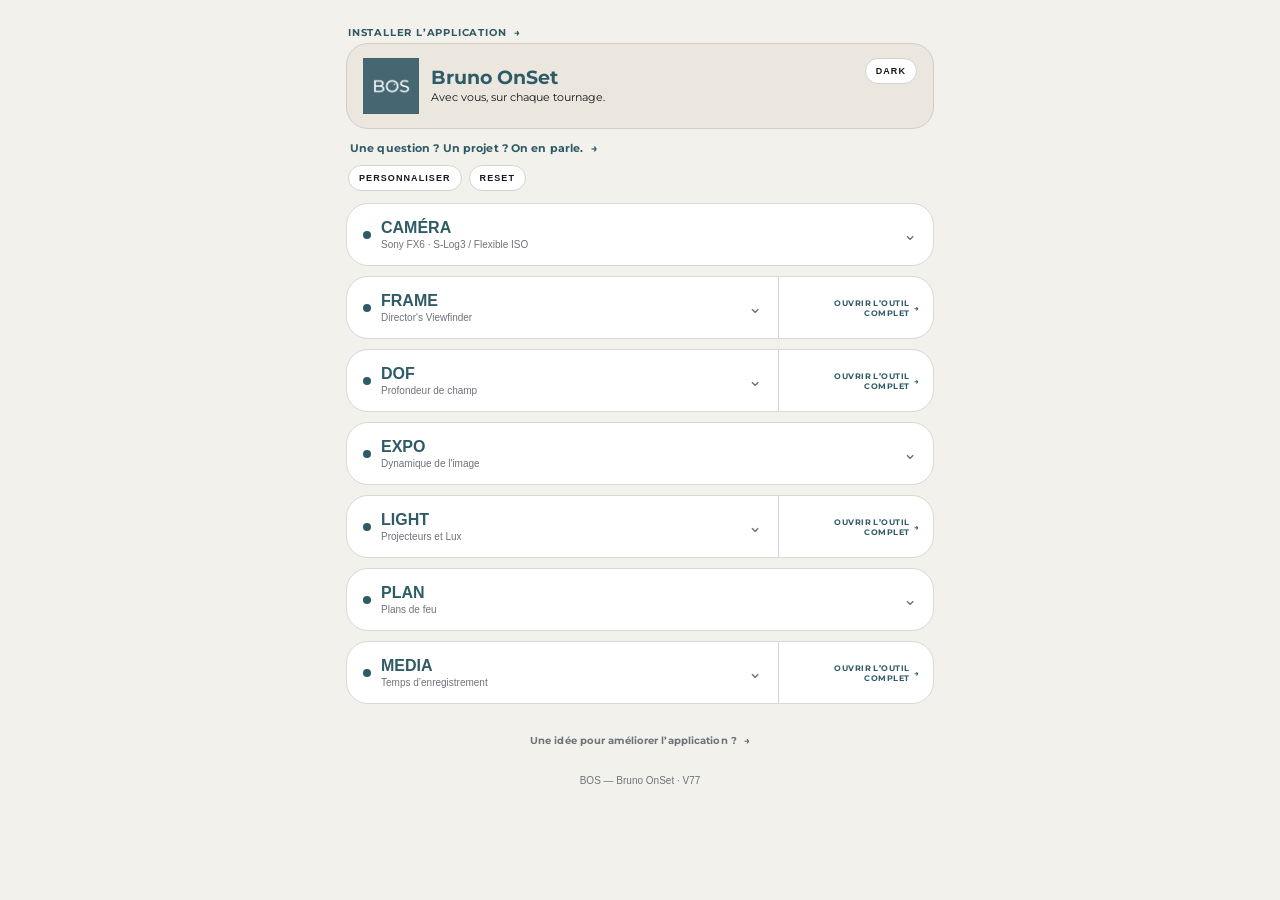
<file: index.html>
<!doctype html>
<html lang="fr">
<head>
  <meta charset="utf-8" />
  <meta name="viewport" content="width=device-width,initial-scale=1,viewport-fit=cover" />
  <meta name="theme-color" content="#ffffff" />
  <meta name="apple-mobile-web-app-capable" content="yes" />
  <meta name="apple-mobile-web-app-status-bar-style" content="default" />
  <title>BOS — Bruno OnSet</title>
  <link rel="manifest" href="manifest.webmanifest?v=77" />
  <link rel="icon" href="icons/icon-192.png" />
  <link rel="apple-touch-icon" href="icons/icon-192.png" />
  <link rel="preconnect" href="https://fonts.googleapis.com">
  <link rel="preconnect" href="https://fonts.gstatic.com" crossorigin>
  <link href="https://fonts.googleapis.com/css2?family=Montserrat:wght@400;700&display=swap" rel="stylesheet">
  <link rel="stylesheet" href="style.css?v=77" />
</head>
<body>
  <main class="shell">
    

    

    <section class="install-app-row" id="installAppRow" hidden aria-label="Installer Bruno OnSet">
      <button class="install-app-btn" id="installAppBtn" type="button">
        INSTALLER L’APPLICATION <span aria-hidden="true">→</span>
      </button>
    </section>

    <header class="topbar cardlike">
      <div class="top-inner bos-top-inner">
        <div class="top-title bos-top-title">
          <div class="bos-brand-lockup" aria-label="Bruno OnSet">
            <img class="bos-header-logo" src="assets/logo-bos-header.jpg" alt="Logo Bruno OnSet">
            <div class="bos-brand-text">
              <span class="bos-header-name">Bruno OnSet</span>
              <span class="bos-header-tagline">Avec vous, sur chaque tournage.</span>
            </div>
          </div>
        </div>
        <div class="top-actions bos-top-actions">
          <button class="mode-btn" id="themeBtn" aria-label="Changer de thème" title="Thème">DARK</button>
          
        </div>
      </div>
    </header>




    <section class="project-contact project-contact-top" aria-label="Contact professionnel">
      <button class="project-contact-btn" id="projectContactBtn" type="button">
        Une question ? Un projet ? On en parle. <span aria-hidden="true">→</span>
      </button>
    </section><div class="utility-row bos-utility-row">
      <button class="utility-link" id="customizeBtn" type="button">PERSONNALISER</button>
      <button class="utility-link" id="quickResetBtn" type="button">RESET</button>
    </div>
    <section class="context cardlike" id="cameraCard">
      <button class="module-head context-head" id="cameraToggle" type="button">
        <span class="module-title"><i class="module-dot"></i><span><strong>CAMÉRA</strong><small id="cameraSummary">—</small></span></span>
        <span class="chev">⌄</span>
      </button>
      <div class="context-body">
        <div class="camera-choice">
          <span class="field-label">Marque</span>
          <div class="brand-chips" id="cameraBrandMode" aria-label="Choisir la marque"></div>

          <span class="field-label camera-model-label">Caméra</span>
          <div class="camera-select-wrap">
            <select class="camera-select" id="cameraSelect" aria-label="Choisir la caméra"></select>
          </div>
        </div>

        <div class="camera-gamma-block">
          <span class="field-label">Gamma</span>
          <div class="gamma-chips" id="gammaMode" aria-label="Choisir la courbe gamma"></div>
          <div class="gamma-info" id="gammaInfo">—</div>
        </div>
      </div>
    </section>

    <section id="modules" class="modules" aria-live="polite"></section>
    <div class="feedback-contact">
      <a class="feedback-contact-link" href="mailto:brunoguillardcontact@gmail.com?subject=Suggestion%20%E2%80%94%20Bruno%20OnSet&body=Bonjour%20Bruno%2C%0A%0AJ%E2%80%99ai%20une%20id%C3%A9e%20pour%20am%C3%A9liorer%20Bruno%20OnSet%20%3A%0A%0A">Une idée pour améliorer l’application ? <span aria-hidden="true">→</span></a>
    </div>
    <footer class="footer">BOS — Bruno OnSet · V77</footer>
  </main>


  <dialog id="installDialog" class="sheet install-sheet">
    <form method="dialog" class="sheet-inner install-sheet-inner">
      <div class="sheet-head">
        <div>
          <strong>Installer Bruno OnSet</strong>
          <small id="installHelpText">Ajoutez l’application à votre écran d’accueil.</small>
        </div>
        <button value="close" class="iconbtn" aria-label="Fermer">×</button>
      </div>
      <div class="install-help" id="installHelpBody"></div>
      <div class="sheet-actions">
        <button value="close" class="primary">Compris</button>
      </div>
    </form>
  </dialog>

  <dialog id="projectDialog" class="sheet project-sheet">
    <form method="dialog" class="sheet-inner project-sheet-inner">
      <div class="project-sheet-head">
        <div>
          <span class="project-kicker">BRUNO ONSET</span>
        </div>
        <button class="project-close" value="close" aria-label="Fermer">×</button>
      </div>

      <div class="project-profile">
        <strong>Bruno Guillard</strong>
        <span>Réalisateur · Directeur de la photographie · Consultant image</span>
      </div>

      <div class="project-services" aria-label="Prestations">
        <span>Réalisation</span>
        <span>Direction de la photographie</span>
        <span>Conseil / préparation image</span>
      </div>

      <p class="project-note">
        Échangeons autour de votre projet, de sa mise en scène, de ses intentions d’image et de son dispositif de tournage.
      </p>
      <div class="project-actions">
        <a class="project-email-btn" href="mailto:brunoguillardcontact@gmail.com?subject=Projet%20de%20tournage%20%E2%80%94%20Bruno%20OnSet&body=Bonjour%20Bruno%2C%0A%0AJe%20vous%20contacte%20depuis%20Bruno%20OnSet.%0A%0A">Écrire à Bruno <span aria-hidden="true">→</span></a>
        <div class="project-secondary-links">
          <a class="project-secondary-link" href="https://wa.me/33679979111?text=Bonjour%20Bruno%2C%0A%0AJe%20vous%20contacte%20depuis%20Bruno%20OnSet.%0A%0A" target="_blank" rel="noopener noreferrer">WhatsApp</a>
          <span aria-hidden="true">·</span>
          <a class="project-secondary-link" href="https://brunoguillard.com" target="_blank" rel="noopener noreferrer">BrunoGuillard.com</a>
        </div>
      </div>
    </form>
  </dialog>

  <dialog id="customizeDialog" class="sheet">
    <form method="dialog" class="sheet-inner">
      <div class="sheet-head"><div><strong>Personnaliser</strong></div><button value="cancel" class="iconbtn" aria-label="Fermer">×</button></div>
      <div id="customizeList" class="custom-list"></div>
      <div class="sheet-actions"><button type="button" id="resetLayout" class="secondary">Réinitialiser</button><button value="ok" class="primary">Terminé</button></div>
    </form>
  </dialog>

  <dialog id="ratioDialog" class="sheet ratio-sheet">
    <form method="dialog" class="sheet-inner ratio-sheet-inner">
      <div class="sheet-head"><div><strong>Ratio</strong></div><button value="cancel" class="ratio-close" aria-label="Fermer">×</button></div>
      <div id="ratioList" class="ratio-choice-grid"></div>
    </form>
  </dialog>



  <dialog id="projectorDialog" class="add-dialog projector-dialog">
    <div class="dialog-shell">
      <div class="dialog-head">
        <div>
          <div class="dialog-kicker">Changer</div>
          <h2>Changer de projecteur</h2>
        </div>
        <button class="dialog-close" id="closeProjectorDialogBtn" type="button" aria-label="Fermer">×</button>
      </div>
      <div class="chooser-topline">
        <span class="chooser-context">Key Light</span>
        <div class="catalog-badge">Catalogue BOS Light</div>
      </div>
      <div class="choice-section">
        <div class="choice-label">MARQUE</div>
        <div class="choice-buttons two" id="pickerBrandChoices"></div>
      </div>
      <div class="choice-section">
        <div class="choice-label">GAMME</div>
        <div class="choice-buttons" id="pickerFamilyChoices"></div>
      </div>
      <div class="choice-section">
        <div class="choice-label">PUISSANCE / MODÈLE</div>
        <div class="choice-buttons models" id="pickerModelChoices"></div>
      </div>
      <div class="chooser-footnote" id="pickerCatalogCount"></div>
    </div>
  </dialog>

  <script src="app.js?v=77" defer></script>
</body>
</html>
</file>
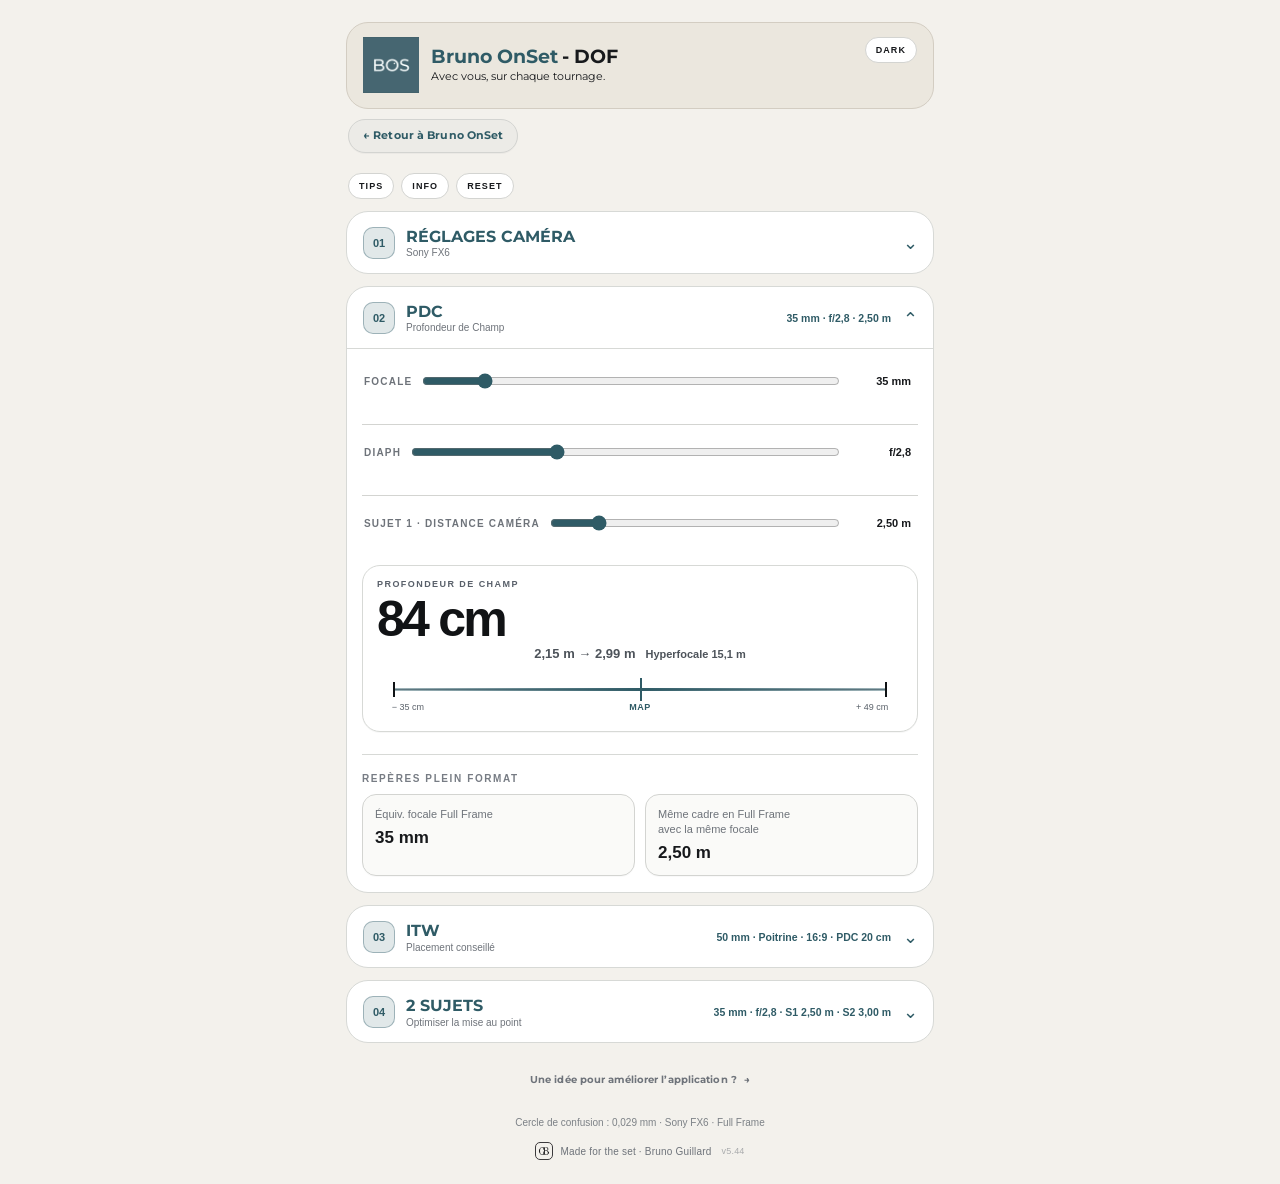
<file: modules/dof/index.html>
<!doctype html>
<html lang="fr">
<head>
  <meta charset="utf-8" />
  <meta name="viewport" content="width=device-width, initial-scale=1, viewport-fit=cover" />
  <meta name="theme-color" id="themeColor" content="#F3F1EC" />
  <meta name="apple-mobile-web-app-capable" content="yes" />
  <meta name="apple-mobile-web-app-status-bar-style" content="black-translucent" />
  <meta name="apple-mobile-web-app-title" content="DOF · BOS" />
  <title>BRUNO ONSET / DOF</title>
<link rel="preconnect" href="https://fonts.googleapis.com" />
  <link rel="preconnect" href="https://fonts.gstatic.com" crossorigin />
  <link href="https://fonts.googleapis.com/css2?family=Montserrat:wght@400;700&display=swap" rel="stylesheet" />
  <link rel="stylesheet" href="style.css?v=5.44-bos74" />
</head>
<body>
  <main class="app" id="mainApp">
<header class="topbar cardlike">
      <div class="top-inner bos-top-inner">
        <div class="top-title bos-top-title">
          <div class="bos-brand-lockup" aria-label="Bruno OnSet">
            <img class="bos-header-logo" src="assets/logo-bos-header.jpg" alt="Logo Bruno OnSet">
            <div class="bos-brand-text">
              <span class="bos-header-name">Bruno OnSet<span class="bos-header-app">- DOF</span></span>
              <span class="bos-header-tagline">Avec vous, sur chaque tournage.</span>
            </div>
          </div>
        </div>
        <div class="top-actions bos-top-actions">
          <button class="mode-btn" id="themeToggle" type="button" aria-label="Changer de thème">DARK</button>
        </div>
      </div>
    </header>

    <section class="dof-bos-return-row" aria-label="Retour à Bruno OnSet">
      <a class="dof-bos-return-link" id="bosBackBtn" href="../../">← Retour à Bruno OnSet</a>
    </section>

<div class="utility-row bos-utility-row">
      <button class="utility-link" id="tipsBtn" type="button">TIPS</button>
      <button class="utility-link" id="infoBtn" type="button">INFO</button>
      <button class="utility-link" id="quickResetBtn" type="button">RESET</button>
    </div>

    <section class="panel method-panel collapsed" id="dofCameraSettingsPanel">
      <div class="panel-head compact-head bos-card-head">
        <button type="button" class="collapse-toggle card-heading collapsible-heading bos-card-heading" id="dofCameraSettingsToggle"
                aria-expanded="false" aria-controls="dofCameraSettingsContent">
          <span class="step">01</span>
          <span class="heading-copy"><span class="bos-heading-title">RÉGLAGES CAMÉRA</span><small class="bos-heading-subtitle camera-heading-subtitle" id="cameraSettingsSummary">Full Frame 36 mm</small></span>
          <span class="chevron collapse-chevron" aria-hidden="true">⌄</span>
        </button>
      </div>

      <div class="method-content" id="dofCameraSettingsContent" hidden>
        <div class="camera-row">
          <span class="method-label">Marque</span>
          <div class="camera-brand-chips brand-chips" id="cameraBrandMode" aria-label="Choisir la marque"></div>

          <span class="method-label camera-model-label">Caméra</span>
          <div class="camera-select-wrap">
            <select class="camera-model-select camera-select" id="cameraSelect" aria-label="Choisir la caméra"></select>
          </div>
          <div class="camera-inline-sensor">
            <span>CAPTEUR UTILISÉ</span>
            <strong id="cameraSelectFormat">Full Frame · CoC 0,029 mm</strong>
          </div>
        </div>
      </div>
    </section>

    <section class="panel input-panel dof-controls-panel mode-panel" id="pdcPanel">
      <div class="panel-head compact-head bos-card-head">
        <button type="button" class="collapse-toggle card-heading collapsible-heading bos-card-heading" id="pdcToggle" aria-expanded="true" aria-controls="pdcContent">
          <span class="step">02</span>
          <span class="heading-copy"><span class="bos-heading-title">PDC</span><small class="bos-heading-subtitle">Profondeur de Champ</small></span>
          <span class="summary-value" id="pdcSummary">50 mm · f/2,8 · 2,50 m</span>
          <span class="chevron collapse-chevron" aria-hidden="true">⌄</span>
        </button>
      </div>
      <div class="mode-panel-content" id="pdcContent">

      <div class="compact-setting-block">
        <div class="dof-range-slider">
          <span>FOCALE</span>
          <input id="focalSlider" type="range" min="9" max="200" step="1" value="50" aria-label="Focale" />
          <button id="focalCurrentValue" class="free-value-readout" type="button" data-custom-target="focal" title="Cliquer pour saisir une valeur libre">50 mm</button>
        </div>
        <input id="focal" type="hidden" value="50" />
      </div>

      <div class="compact-setting-block">
        <div class="dof-range-slider">
          <span>DIAPH</span>
          <input id="apertureSlider" type="range" min="0" max="9" step="1" value="3" aria-label="Diaphragme" />
          <button id="apertureCurrentValue" class="free-value-readout" type="button" data-custom-target="aperture" title="Cliquer pour saisir une valeur libre">f/2.8</button>
        </div>
        <input id="aperture" type="hidden" value="2.8" />
      </div>

      <div class="compact-setting-block">
        <div class="dof-range-slider dof-distance-slider">
          <span>SUJET 1 · DISTANCE CAMÉRA</span>
          <input id="distanceSlider" type="range" min="0.30" max="15" step="0.10" value="2.50" aria-label="Distance caméra du sujet 1" />
          <button id="distanceCurrentValue" class="free-value-readout" type="button" data-custom-target="distance" title="Cliquer pour saisir une valeur libre">2,50 m</button>
        </div>
        <input id="distance" type="hidden" value="2.50" />
      </div>


      <div class="primary-dof-result">
      <div class="result-hero">
        <div class="result-label">PROFONDEUR DE CHAMP</div>
        <div class="format-badge" id="formatBadge">Full Frame</div>
        <div class="dof" id="dof">—</div>
        <div class="range-row">
          <div class="range" id="range">—</div>
          <div class="hero-hyper" id="heroHyper">Hyperfocale —</div>
        </div>

        <div class="visual" aria-hidden="true">
          <div class="line"></div>
          <div class="zone"></div>
          <div class="near-mark"></div>
          <div class="focus-mark"></div>
          <div class="far-mark"></div>
          <div class="visual-label near" id="frontLabel">—</div>
          <div class="visual-label focus">MAP</div>
          <div class="visual-label far" id="backLabel">—</div>
        </div>
      </div>
      </div>



      <div class="mini-panel">
        <div class="mini-title">REPÈRES PLEIN FORMAT</div>
        <div class="mini-grid">
          <div class="mini-card">
            <span>Équiv. focale Full Frame</span>
            <strong id="ffEquivalent">—</strong>
          </div>
          <div class="mini-card">
            <span>Même cadre en Full Frame<br>avec la même focale</span>
            <strong id="ffDistanceSameFocal">—</strong>
          </div>
        </div>
      </div>
      </div>
    </section>

    <section class="panel interview-panel collapsed" id="interviewPanel">
      <div class="panel-head compact-head bos-card-head">
        <button type="button" class="collapse-toggle card-heading collapsible-heading bos-card-heading" id="interviewToggle" aria-expanded="false" aria-controls="interviewContent">
          <span class="step">03</span>
          <span class="heading-copy"><span class="bos-heading-title">ITW</span><small class="bos-heading-subtitle">Placement conseillé</small></span>
          <span class="summary-value" id="interviewSummary">50 mm · Poitrine · 16:9 · PDC 20 cm</span>
          <span class="chevron collapse-chevron" aria-hidden="true">⌄</span>
        </button>
      </div>

      <div class="interview-content" id="interviewContent" hidden>
        <p class="interview-intro">Choisir la focale et le cadre souhaités : DOF calcule le placement caméra et le diaphragme nécessaire pour conserver la zone nette demandée.</p>

        <div class="interview-range-slider">
          <span>FOCALE</span>
          <input id="interviewFocalSlider" type="range" min="9" max="200" step="1" value="50" aria-label="Focale de l’interview" />
          <button id="interviewFocalReadout" class="free-value-readout" type="button" data-custom-target="interviewFocal" title="Cliquer pour saisir une valeur libre">50 mm</button>
        </div>
        <input id="interviewFocal" type="hidden" value="50" />

        <div class="interview-ratio-block">
          <span>RATIO</span>
          <div class="interview-ratio-buttons" id="interviewRatioMode" aria-label="Choisir le ratio de l’interview">
            <button type="button" data-interview-ratio="2.39">2.39:1</button>
            <button type="button" data-interview-ratio="2">2.00:1</button>
            <button type="button" data-interview-ratio="1.85">1.85:1</button>
            <button type="button" class="active" data-interview-ratio="1.7777777778">16:9</button>
            <button type="button" data-interview-ratio="1.3333333333">4:3</button>
            <button type="button" data-interview-ratio="1">1:1</button>
            <button type="button" data-interview-ratio="0.8">4:5</button>
            <button type="button" data-interview-ratio="0.5625">9:16</button>
          </div>
        </div>

        <div class="interview-shot-block">
          <span>CADRE SUR LA PERSONNE</span>
          <div class="interview-shot-buttons" id="interviewShotMode">
            <button type="button" data-interview-shot="full">PIED</button>
            <button type="button" data-interview-shot="american">AMÉRICAIN</button>
            <button type="button" data-interview-shot="waist">TAILLE</button>
            <button type="button" class="active" data-interview-shot="chest">POITRINE</button>
            <button type="button" data-interview-shot="face">SERRÉ VISAGE</button>
          </div>
        </div>

        <div class="interview-range-slider">
          <span>ZONE NETTE MIN.</span>
          <input id="interviewDepthSlider" type="range" min="10" max="60" step="5" value="20" aria-label="Zone nette minimale" />
          <button id="interviewDepthReadout" class="free-value-readout" type="button" data-custom-target="interviewDepth" title="Cliquer pour saisir une valeur libre">20 cm</button>
        </div>
        <input id="interviewDepth" type="hidden" value="20" />

        <div class="interview-result">
          <span class="interview-result-kicker">PLACEMENT CONSEILLÉ</span>
          <div class="interview-result-grid">
            <div class="interview-distance-card">
              <small>DISTANCE CAMÉRA <b>≈</b></small>
              <div class="interview-distance-line"><span>Personne 1,60 m</span><strong id="interviewDistance160">≈ —</strong></div>
              <div class="interview-distance-line"><span>Personne 1,80 m</span><strong id="interviewDistance180">≈ —</strong></div>
            </div>
            <div><small>DIAPHRAGME MINIMUM</small><strong id="interviewApertureResult">—</strong></div>
          </div>
          <p id="interviewResultDetail">—</p>
        </div>
        <p class="interview-note" id="interviewNote">Capteur considéré en 16:9 horizontal. La distance exacte de cadrage reste à confirmer dans FRAME.</p>
      </div>
    </section>

    <section class="panel two-subjects-panel mode-panel collapsed" id="twoSubjectsPanel">
      <div class="panel-head compact-head bos-card-head">
        <button type="button" class="collapse-toggle card-heading collapsible-heading bos-card-heading" id="twoSubjectsToggle" aria-expanded="false" aria-controls="twoSubjectsContent">
          <span class="step">04</span>
          <span class="heading-copy"><span class="bos-heading-title">2 SUJETS</span><small class="bos-heading-subtitle">Optimiser la mise au point</small></span>
          <span class="summary-value" id="twoSubjectsSummary">50 mm · f/2,8 · S1 2,50 m · S2 3,00 m</span>
          <span class="chevron collapse-chevron" aria-hidden="true">⌄</span>
        </button>
      </div>
      <div class="mode-panel-content two-subjects-content" id="twoSubjectsContent" hidden>
        <div class="compact-setting-block">
          <div class="dof-range-slider">
            <span>FOCALE</span>
            <input id="solverFocalSlider" type="range" min="9" max="200" step="1" value="50" aria-label="Focale pour deux sujets" />
            <button id="solverFocalReadout" class="free-value-readout" type="button" data-custom-target="focal" title="Cliquer pour saisir une valeur libre">50 mm</button>
          </div>
        </div>
        <div class="compact-setting-block">
          <div class="dof-range-slider">
            <span>DIAPH</span>
            <input id="solverApertureSlider" type="range" min="0" max="9" step="1" value="3" aria-label="Diaphragme pour deux sujets" />
            <button id="solverApertureReadout" class="free-value-readout" type="button" data-custom-target="aperture" title="Cliquer pour saisir une valeur libre">f/2,8</button>
          </div>
        </div>
        <div class="compact-setting-block">
          <div class="dof-range-slider dof-distance-slider">
            <span>SUJET 1 · DISTANCE CAMÉRA</span>
            <input id="solverDistance1Slider" type="range" min="0.30" max="15" step="0.10" value="2.50" aria-label="Distance caméra du sujet 1 pour deux sujets" />
            <button id="solverDistance1Readout" class="free-value-readout" type="button" data-custom-target="distance" title="Cliquer pour saisir une valeur libre">2,50 m</button>
          </div>
        </div>
          <div class="subject2-range-block">
            <span>SUJET 2 · DISTANCE CAMÉRA</span>
            <div class="subject2-range-slider">
              <button id="subject2DistanceReadout" class="free-value-readout" type="button" data-custom-target="subject2Distance" title="Cliquer pour saisir une valeur libre">3,00 m</button>
              <input id="subject2DistanceSlider" type="range" min="0.30" max="15" step="0.10" value="3.00" aria-label="Distance caméra du sujet 2" />
            </div>
          </div>
          <input id="subject2Distance" type="hidden" value="3.00" />

          <div class="focus-choice">
            <div class="dof-setting-head focus-setting-head">
              <span>MISE AU POINT</span>
              <small id="focusDistanceLabel">MAP auto</small>
            </div>
            <div class="focus-mode frame-segmented" id="focusMode">
              <button type="button" class="active" data-focus="optimal">OPTIMALE</button>
              <button type="button" data-focus="s1">SUJET 1</button>
              <button type="button" data-focus="mid">ENTRE LES DEUX</button>
              <button type="button" data-focus="s2">SUJET 2</button>
            </div>
          </div>

          <section class="focus-solver" id="focusSolver" aria-live="polite">
            <div class="focus-solver-head">
              <div>
                <span>ASSISTANT DE NETTETÉ</span>
                <strong id="solverStatus">Analyse des deux sujets…</strong>
              </div>
              <span class="solver-status-dot" id="solverStatusDot" aria-hidden="true"></span>
            </div>

            <div class="solver-safety">
              <span>MARGE DE MOUVEMENT</span>
              <div class="solver-safety-buttons" id="solverSafety">
                <button type="button" class="active" data-safety="0">0</button>
                <button type="button" data-safety="0.10">10 cm</button>
                <button type="button" data-safety="0.20">20 cm</button>
              </div>
            </div>

            <div class="solver-primary" id="solverPrimary">
              <span class="solver-kicker">SOLUTION RECOMMANDÉE</span>
              <strong id="solverPrimaryTitle">—</strong>
              <small id="solverPrimaryDetail">—</small>
              <button type="button" class="solver-apply primary" id="solverPrimaryApply">APPLIQUER</button>
            </div>

            <div class="solver-alternatives">
              <article class="solver-option" id="solverRetreatCard">
                <div><span>GARDER LE DIAPH</span><strong id="solverRetreatTitle">—</strong><small id="solverRetreatDetail">—</small></div>
                <button type="button" class="solver-apply" id="solverRetreatApply">APPLIQUER</button>
              </article>
              <article class="solver-option" id="solverFocalCard">
                <div><span>GARDER LE RECUL</span><strong id="solverFocalTitle">—</strong><small id="solverFocalDetail">—</small></div>
                <button type="button" class="solver-apply" id="solverFocalApply">APPLIQUER</button>
              </article>
              <article class="solver-option" id="solverStagingCard">
                <div><span>AGIR SUR LA MISE EN SCÈNE</span><strong id="solverStagingTitle">—</strong><small id="solverStagingDetail">—</small></div>
                <button type="button" class="solver-apply" id="solverStagingApply">APPLIQUER</button>
              </article>
            </div>
            <p class="solver-note" id="solverNote">Calcul fondé sur le cercle de confusion de la caméra sélectionnée.</p>
          </section>
      <details class="topview-panel topview-main" id="topViewPanel" open>
        <summary class="topview-head">
          <span>
            <b>SCHÉMA DE PROFONDEUR</b>
            <small id="topViewSummary">Vue du dessus · lecture technique de la zone nette</small>
          </span>
          <span class="topview-chevron" aria-hidden="true">⌄</span>
        </summary>
        <div class="topview-content">
          <div class="topview-caption" id="topViewCaption">—</div>
          <svg class="topview-svg" id="topViewSvg" viewBox="0 0 560 160" role="img" aria-label="Schéma vu du dessus montrant la caméra, les sujets, la mise au point, la zone nette et les zones floues">
            <line class="tv-axis" x1="48" y1="80" x2="532" y2="80"></line>
            <rect class="tv-blur-zone tv-blur-zone-before" id="tvBlurZoneBefore" x="48" y="62" width="72" height="36" rx="12"></rect>
            <rect class="tv-dof-zone" id="tvDofZone" x="120" y="62" width="260" height="36" rx="12"></rect>
            <rect class="tv-blur-zone tv-blur-zone-after" id="tvBlurZoneAfter" x="380" y="62" width="80" height="36" rx="12"></rect>

            <g class="tv-camera" aria-hidden="true">
              <rect x="14" y="64" width="25" height="32" rx="5"></rect>
              <path d="M39 70 L50 76 L50 84 L39 90 Z"></path>
              <circle cx="26" cy="80" r="5"></circle>
            </g>

            <line class="tv-limit tv-near" id="tvNearMark" x1="120" y1="55" x2="120" y2="105"></line>
            <line class="tv-focus" id="tvFocusMark" x1="250" y1="48" x2="250" y2="112"></line>
            <line class="tv-limit tv-far" id="tvFarMark" x1="380" y1="55" x2="380" y2="105"></line>

            <g class="tv-subject is-net" id="tvSubject1">
              <line class="tv-subject-stem" id="tvSubject1Stem" x1="250" y1="64" x2="250" y2="80"></line>
              <circle class="tv-subject-dot" id="tvSubject1Dot" cx="250" cy="48" r="15"></circle>
              <text class="tv-subject-number" id="tvSubject1Number" x="250" y="52">1</text>
              <text class="tv-subject-label" id="tvSubject1Label" x="250" y="24">S1 · —</text>
            </g>

            <g class="tv-subject is-net" id="tvSubject2" style="display:none">
              <line class="tv-subject-stem" id="tvSubject2Stem" x1="330" y1="80" x2="330" y2="96"></line>
              <circle class="tv-subject-dot" id="tvSubject2Dot" cx="330" cy="112" r="15"></circle>
              <text class="tv-subject-number" id="tvSubject2Number" x="330" y="116">2</text>
              <text class="tv-subject-label lower" id="tvSubject2Label" x="330" y="145">S2 · —</text>
            </g>

            <text class="tv-map-label" id="tvMapLabel" x="250" y="126">MAP</text>
            <text class="tv-limit-label" id="tvNearLabel" x="120" y="118">PROCHE</text>
            <text class="tv-limit-label" id="tvFarLabel" x="380" y="118">LOINTAINE</text>
          </svg>
          <div class="topview-legend">
            <span><i class="legend-blur"></i> zone floue</span>
            <span><i class="legend-zone"></i> zone nette / PDC</span>
            <span><i class="legend-map"></i> mise au point</span>
            <span><i class="legend-net"></i> sujet net</span>
            <span><i class="legend-out"></i> hors PDC</span>
          </div>
          <div class="field-help topview-disclaimer">DOF montre ici la logique de profondeur de champ. Pour vérifier le cadre réel, utiliser FRAME.</div>
        </div>
      </details>
      </div>
    </section>

    <div class="feedback-contact">
      <a class="feedback-contact-link" href="mailto:brunoguillardcontact@gmail.com?subject=Suggestion%20%E2%80%94%20Bruno%20OnSet&amp;body=Bonjour%20Bruno%2C%0A%0AJ%E2%80%99ai%20une%20id%C3%A9e%20pour%20am%C3%A9liorer%20Bruno%20OnSet%20%3A%0A%0A">Une idée pour améliorer l’application ? <span aria-hidden="true">→</span></a>
    </div>

    <footer>
      <div id="footerText" class="technical-footer">
        Cercle de confusion : 0,029 mm · Full Frame
      </div>
      <div class="signature">
        <a class="brand-link footer-brand-link" href="https://www.brunoguillard.com/" target="_blank" rel="noopener noreferrer" aria-label="Site de Bruno Guillard">
          <img class="brand-logo footer-logo" src="logo-bruno-guillard.png" alt="" />
          <span>Made for the set · Bruno Guillard</span>
        </a>
        <span class="app-version">v5.44</span>
      </div>
    </footer>
  </main>
<dialog id="projectDialog" class="sheet project-sheet">
    <form method="dialog" class="sheet-inner project-sheet-inner">
      <div class="project-sheet-head">
        <div>
          <span class="project-kicker">BRUNO ONSET</span>
        </div>
        <button class="project-close" value="close" aria-label="Fermer">×</button>
      </div>

      <div class="project-profile">
        <strong>Bruno Guillard</strong>
        <span>Réalisateur · Directeur de la photographie · Consultant image</span>
      </div>

      <div class="project-services" aria-label="Prestations">
        <span>Réalisation</span>
        <span>Direction de la photographie</span>
        <span>Conseil / préparation image</span>
      </div>

      <p class="project-note">
        Échangeons autour de votre projet, de sa mise en scène, de ses intentions d’image et de son dispositif de tournage.
      </p>
      <div class="project-actions">
        <a class="project-email-btn" href="mailto:brunoguillardcontact@gmail.com?subject=Projet%20de%20tournage%20%E2%80%94%20Bruno%20OnSet&body=Bonjour%20Bruno%2C%0A%0AJe%20vous%20contacte%20depuis%20Bruno%20OnSet.%0A%0A">Écrire à Bruno <span aria-hidden="true">→</span></a>
        <div class="project-secondary-links">
          <a class="project-secondary-link" href="https://wa.me/33679979111?text=Bonjour%20Bruno%2C%0A%0AJe%20vous%20contacte%20depuis%20Bruno%20OnSet.%0A%0A" target="_blank" rel="noopener noreferrer">WhatsApp</a>
          <span aria-hidden="true">·</span>
          <a class="project-secondary-link" href="https://brunoguillard.com" target="_blank" rel="noopener noreferrer">BrunoGuillard.com</a>
        </div>
      </div>
    </form>
  </dialog>


  <section class="tips-page" id="tipsPage" hidden>
    <div class="tips-topbar">
      <button class="back-btn" id="tipsBackBtn" type="button">← DOF</button>
      <div class="tips-title-wrap">
        <div class="tips-kicker">BRUNO ONSET</div>
        <h2>TIPS</h2>
      </div>
    </div>

    <div class="tips-intro">
      Quelques repères simples pour comprendre ce que calcule l’app — et surtout ce qu’elle ne calcule pas.
    </div>

    <article class="tip-card">
      <div class="tip-number">01</div>
      <div>
        <h3>Le cercle de confusion</h3>
        <p>Un point situé hors du plan de mise au point n’est pas reproduit comme un point parfait, mais comme un petit disque flou.</p>
        <p>Le <strong>cercle de confusion</strong> est la taille maximale de ce disque que l’on accepte encore comme « suffisamment net ». Plus cette valeur est petite, plus le critère de netteté est exigeant et plus la profondeur de champ calculée diminue.</p>
        <div class="tip-note">Dans cette app : 0,029 mm en Full Frame · 0,019 mm en Super 35.</div>
      </div>
    </article>

    <article class="tip-card">
      <div class="tip-number">02</div>
      <div>
        <h3>Le diaphragme — f/</h3>
        <p>Le nombre f/ décrit l’ouverture physique de l’objectif. Il dépend de la focale et du diamètre d’ouverture des lamelles du diaphragme.</p>
        <p>À cadrage et distance identiques, <strong>ouvrir</strong> le diaphragme (ex. f/2) réduit la profondeur de champ ; <strong>fermer</strong> (ex. f/8) l’augmente.</p>
        <div class="tip-note">C’est le f-number qui est utilisé pour le calcul de profondeur de champ.</div>
      </div>
    </article>

    <article class="tip-card">
      <div class="tip-number">03</div>
      <div>
        <h3>Le T-stop</h3>
        <p>Le T-stop mesure la <strong>lumière réellement transmise</strong> par l’objectif après les pertes internes. C’est particulièrement utile pour l’exposition et pour faire correspondre plusieurs optiques cinéma.</p>
        <p>Un T2.8 n’est donc pas forcément exactement équivalent à f/2.8 du point de vue géométrique.</p>
        <div class="tip-note">Pour la PDC, on utilise le f-number. Entrer un T-stop à la place reste une approximation.</div>
      </div>
    </article>

    <article class="tip-card">
      <div class="tip-number">04</div>
      <div>
        <h3>La focale</h3>
        <p>La focale, exprimée en millimètres, caractérise l’objectif. Elle influence l’angle de champ et le grossissement.</p>
        <p>À même position caméra, une focale plus longue donne un cadre plus serré. À même distance et même diaphragme, elle réduit aussi la profondeur de champ calculée.</p>
        <div class="tip-note">Le « 50 mm équiv. 75 mm » en Super 35 décrit surtout un angle de champ équivalent — la focale physique reste 50 mm.</div>
      </div>
    </article>

    <article class="tip-card">
      <div class="tip-number">05</div>
      <div>
        <h3>La distance de mise au point</h3>
        <p>La distance de MAP est la distance entre le plan du capteur et le plan sur lequel l’objectif fait la mise au point.</p>
        <p>Plus le sujet est proche, plus la profondeur de champ diminue fortement. À l’inverse, elle augmente quand la distance de mise au point augmente.</p>
      </div>
    </article>

    <article class="tip-card">
      <div class="tip-number">06</div>
      <div>
        <h3>Le bon réflexe</h3>
        <p>Une valeur de PDC n’est jamais une frontière magique entre « net » et « flou ». C’est une convention basée sur un niveau de netteté acceptable.</p>
        <p>Pour une image très définie, une grande projection, un recadrage important ou une mise au point critique, il faut considérer la PDC comme un <strong>repère</strong>, pas comme une garantie absolue.</p>
      </div>
    </article>

    <article class="tip-card">
      <div class="tip-number">07</div>
      <div>
        <h3>Deux sujets</h3>
        <p>Ajoute un Sujet 2 pour vérifier directement si les deux personnes se trouvent dans la profondeur de champ calculée.</p>
        <p>La mise au point peut être placée sur <strong>Sujet 1</strong>, <strong>Sujet 2</strong> ou exactement <strong>à mi-distance entre les deux</strong>. L’app indique ensuite NET ou HORS PDC pour chaque sujet.</p>
        <div class="tip-note">« Net » signifie ici « dans les limites de PDC calculées avec le cercle de confusion choisi ». C’est un repère technique, pas une frontière absolue de netteté.</div>
      </div>
    </article>

    <footer class="tips-footer">
      <img class="brand-logo footer-logo" src="logo-bruno-guillard.png" alt="" />
      <span>Made for the set · Bruno Guillard</span>
    </footer>
  </section>

  <dialog id="infoDialog">
    <div class="dialog-inner">
      <button id="closeDialog" class="close" aria-label="Fermer">×</button>
      <div class="dialog-kicker">BRUNO ONSET / DOF</div>
      <h2>À propos du calcul</h2>
      <p>L’application utilise désormais la <strong>base caméra commune BOS</strong>. Tu peux choisir une caméra précise ou un format générique.</p>
      <p>Chaque entrée fournit à DOF son cercle de confusion de référence et son équivalence plein format. La dernière base téléchargée reste disponible hors ligne.</p>
      <p>Le bloc « Repères plein format » indique l’équivalent de focale en Full Frame et la distance à adopter en Full Frame si tu gardes la même focale pour conserver le même cadre.</p>
      <p>Avec deux sujets, l’app peut placer automatiquement la MAP sur le Sujet 1, le Sujet 2 ou à mi-distance entre les deux, puis vérifier si chacun se situe entre les limites proche et lointaine de PDC.</p>
      <p>Si tu renseignes un T-stop, le résultat reste une approximation : la profondeur de champ dépend théoriquement du f-number optique.</p>
    </div>
  </dialog>

  <dialog id="customValueDialog" class="custom-value-dialog">
    <form method="dialog" class="custom-value-inner" id="customValueForm">
      <button type="button" id="customValueClose" class="close" aria-label="Fermer">×</button>
      <div class="dialog-kicker">RÉGLAGE LIBRE</div>
      <h2 id="customValueTitle">Valeur</h2>
      <label class="custom-value-field">
        <input id="customValueInput" type="text" inputmode="decimal" autocomplete="off" />
        <span id="customValueUnit"></span>
      </label>
      <button class="custom-value-apply" id="customValueApply" type="submit">VALIDER</button>
    </form>
  </dialog>

  <script src="app.js?v=5.44-bos67"></script>
</body>
</html>
</file>
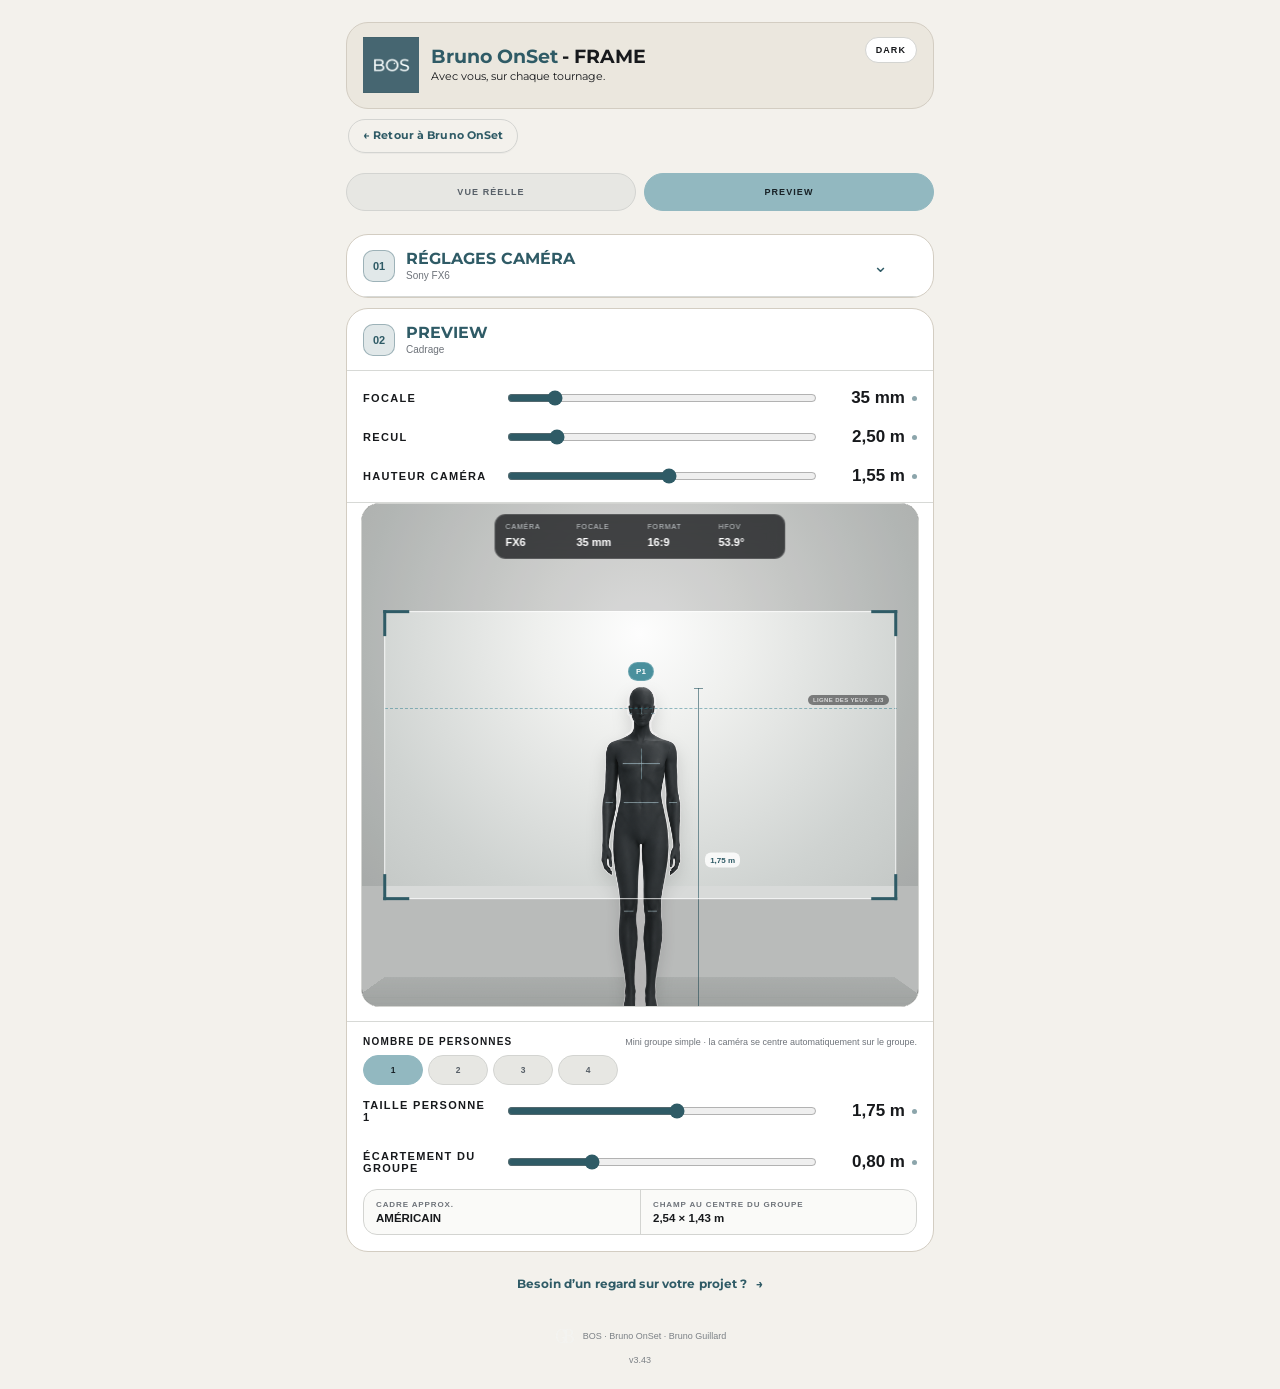
<file: modules/frame/index.html>
<!DOCTYPE html>

<html lang="fr">
<head>
<meta charset="utf-8"/>
<meta content="width=device-width,initial-scale=1,viewport-fit=cover,user-scalable=no" name="viewport"/>
<meta content="#F3F1EC" id="themeColor" name="theme-color"/>
<meta content="yes" name="apple-mobile-web-app-capable"/>
<meta content="black-translucent" name="apple-mobile-web-app-status-bar-style"/>
<meta content="FRAME - BOS" name="apple-mobile-web-app-title"/>
<link href="https://fonts.googleapis.com" rel="preconnect"/>
<link crossorigin="" href="https://fonts.gstatic.com" rel="preconnect"/>
<link href="https://fonts.googleapis.com/css2?family=Montserrat:wght@400;700&amp;display=swap" rel="stylesheet"/>
<link href="styles.css?v=3.43-bos77" rel="stylesheet"/>
<title>BOS — Bruno OnSet · FRAME</title>
</head>
<body>
<main class="app shell app-shell" id="app">
<header class="topbar cardlike">
<div class="top-inner bos-top-inner">
<div class="top-title bos-top-title">
<div aria-label="Bruno OnSet" class="bos-brand-lockup">
<img alt="Logo Bruno OnSet" class="bos-header-logo" src="assets/logo-bos-header.jpg"/>
<div class="bos-brand-text">
<span class="bos-header-name">Bruno OnSet<span class="bos-header-app">- FRAME</span></span>
<span class="bos-header-tagline">Avec vous, sur chaque tournage.</span>
</div>
</div>
</div>
<div class="top-actions bos-top-actions">
<button aria-label="Changer de thème" class="mode-btn" id="themeBtn" type="button">DARK</button>
</div>
</div>
</header>
<section class="dof-bos-return-row" aria-label="Retour à Bruno OnSet">
<a class="dof-bos-return-link" id="bosBackBtn" href="../../">← Retour à Bruno OnSet</a>
</section>
<div aria-label="Mode FRAME" class="mode-switch" role="group">
<button class="mode-choice" id="realModeBtn" type="button">VUE RÉELLE</button>
<button class="mode-choice active" id="previewModeBtn" type="button">PREVIEW</button>
</div>
<div class="utility-row" id="utilityRow">
<button class="utility-link" id="cameraBtn" type="button">CAM</button>
<button class="utility-link" id="calBtn" type="button">CAL</button>
</div>
<section class="modules frame-modules">
<section class="panel method-panel collapsed controls-card camera-card first-card collapsible-card" id="frameCameraSettingsPanel">
<div class="panel-head compact-head bos-card-head">
<button aria-controls="frameCameraSettingsContent" aria-expanded="false" class="collapse-toggle card-heading collapsible-heading bos-card-heading" id="frameCameraSettingsToggle" type="button"><span class="step">01</span><span class="heading-copy"><span class="bos-heading-title">RÉGLAGES CAMÉRA</span><small class="bos-heading-subtitle camera-heading-subtitle" id="frameCameraSettingsSummary">FX6</small></span><span aria-hidden="true" class="chevron collapse-chevron">⌄</span></button>
</div>
<div class="method-content" hidden="" id="frameCameraSettingsContent">
<div class="camera-row">
<span class="method-label">Marque</span>
<div class="chips mode-chips brand-chips" id="presetBrandMode"></div>
<span class="method-label camera-model-label">Caméra</span>
<div class="camera-select-wrap">
<select aria-label="Choisir la caméra" class="camera-select" id="presetCameraSelect"></select>
</div>
<div class="camera-inline-sensor">
<span>CAPTEUR UTILISÉ</span>
<strong id="presetSensorInfo">—</strong>
</div>
</div>
<div class="frame-camera-ratio-control">
<button class="control-button" id="ratioBtn">
<span>RATIO</span>
<strong id="ratioText">16:9</strong>
</button>
</div>
<div class="camera-guide-block">
<label class="inline-toggle-row" for="inlineThirdsToggle">
<span>GRILLE DES TIERS</span>
<input id="inlineThirdsToggle" type="checkbox"/>
</label>
<div class="camera-guides-inline">
<span class="method-label">FRAME GUIDE</span>
<small class="frame-guide-subtitle">Pour visionner deux cadrages différents sur une même image</small>
<div class="guide-choices inline-guide-choices" id="inlineGuideChoices"></div>
</div>
</div></div>
</section>
<section class="panel camera-panel bos-module-card controls-card collapsible-card" id="frameViewCard">
<div class="panel-head compact-head bos-card-head"><div class="card-heading bos-card-heading frame-static-heading"><span class="step">02</span><span class="heading-copy"><span class="bos-heading-title" id="viewPanelKicker">PREVIEW</span><small class="bos-heading-subtitle">Cadrage</small></span><span aria-hidden="true" class="chevron frame-heading-spacer">⌄</span></div></div><div class="bos-linked-controls preview-primary-controls"><div class="bos-linked-slider bos-frame-distance-slider">
<span>FOCALE</span>
<input id="frameFocalSlider" max="200" min="9" step="1" type="range" value="35"/>
<strong class="free-value-readout" data-free-control="focal" id="frameFocalReadout" role="button" tabindex="0" title="Cliquer pour saisir une valeur libre">35 mm</strong>
</div><div class="bos-linked-slider bos-frame-distance-slider preview-only-control hidden" id="framePreviewDistanceRow">
<span>RECUL</span>
<input id="subjectDistanceSlider" max="15" min="0.40" step="0.05" type="range" value="3.00"/>
<strong class="free-value-readout" id="subjectDistanceReadout" role="button" tabindex="0" title="Cliquer pour saisir une valeur libre">3,00 m</strong>
</div><div class="bos-linked-slider bos-frame-distance-slider preview-only-control hidden" id="framePreviewCameraHeightRow">
<span>HAUTEUR CAMÉRA</span>
<input id="cameraHeightSlider" max="2.50" min="0.50" step="0.01" type="range" value="1.55"/>
<strong class="free-value-readout" id="cameraHeightReadout" role="button" tabindex="0" title="Cliquer pour saisir une valeur libre">1,55 m</strong>
</div></div>
<div class="camera-stage" id="cameraStage">
<video autoplay="" id="video" muted="" playsinline=""></video>
<div aria-hidden="true" class="preview-scene hidden" id="previewScene">
<div class="preview-wall"></div>
<div class="preview-floor"></div>
<div aria-hidden="true" class="preview-eye-guide" id="previewEyeGuide">
<span>LIGNE DES YEUX · 1/3</span>
</div>
<div class="preview-subject" id="previewSubject">
<img alt="Mannequin androgynous de cadrage" class="preview-person" src="assets/mannequin-preview.png"/>
</div>
<div aria-label="Sujet 2" class="preview-subject preview-subject-2 hidden" id="previewSubject2">
<img alt="" aria-hidden="true" class="preview-person" src="assets/mannequin-preview.png"/>
</div>
<div aria-label="Sujet 3" class="preview-subject preview-subject-3 hidden" id="previewSubject3">
<img alt="" aria-hidden="true" class="preview-person" src="assets/mannequin-preview.png"/>
</div>
<div aria-label="Sujet 4" class="preview-subject preview-subject-4 hidden" id="previewSubject4">
<img alt="" aria-hidden="true" class="preview-person" src="assets/mannequin-preview.png"/>
</div>
<div class="preview-measure" id="previewMeasure">
<span class="preview-measure-line"></span>
<strong id="previewMeasureText">1,75 m</strong>
</div>
<div class="preview-info-overlay">
<strong id="previewPlanOverlay">PLAN PIED</strong>
<span id="previewMetricsOverlay">—</span>
</div>
</div>
<div class="camera-placeholder" id="cameraPlaceholder">
<div class="reticle-big"></div>
<strong>FRAME</strong>
<span>Director's Viewfinder</span>
<button class="primary" id="startCameraBtn">OUVRIR LA CAMÉRA</button>
</div>
<div class="sim-warning hidden" id="simWarning"></div>
<div class="frame-mask" id="frameMask">
<div class="main-frame" id="mainFrame">
<div class="corner tl"></div><div class="corner tr"></div>
<div class="corner bl"></div><div class="corner br"></div>
<div class="thirds hidden" id="thirds">
<i class="v v1"></i><i class="v v2"></i><i class="h h1"></i><i class="h h2"></i>
</div>
<div id="guideLayer"></div>
</div>
</div>
<div class="readout">
<div>
<span class="label">CAMÉRA</span>
<strong id="cameraReadout">FX6</strong>
</div>
<div>
<span class="label">FOCALE</span>
<strong id="focalReadout">35 mm</strong>
</div>
<div>
<span class="label">FORMAT</span>
<strong id="ratioReadout">16:9</strong>
</div>
<div>
<span class="label">HFOV</span>
<strong id="hfovReadout">43.6°</strong>
</div>
</div>
</div>
<div class="frame-controls-inline">
<div class="preview-controls hidden" id="previewControls">
<div class="preview-subject-count-block">
<div class="preview-target-head">
<span>NOMBRE DE PERSONNES</span>
<small>Mini groupe simple · la caméra se centre automatiquement sur le groupe.</small>
</div>
<div class="subject-count-switch" id="subjectCountSwitch">
<button class="active" data-count="1" type="button">1</button>
<button data-count="2" type="button">2</button>
<button data-count="3" type="button">3</button>
<button data-count="4" type="button">4</button>
</div>
</div>
<div class="bos-linked-controls preview-linked-controls">
<div class="bos-linked-slider preview-setting-row">
<span>TAILLE PERSONNE 1</span>
<input id="subjectHeightSlider" max="2.20" min="1.20" step="0.01" type="range" value="1.75"/>
<strong class="free-value-readout" id="subjectHeightReadout" role="button" tabindex="0" title="Cliquer pour saisir une valeur libre">1,75 m</strong>
</div>
<div class="extra-subject-controls" id="extraSubjectControls"></div>
<div class="bos-linked-slider preview-setting-row group-spacing-row">
<span>ÉCARTEMENT DU GROUPE</span>
<input id="groupSpreadSlider" max="2.50" min="0.20" step="0.05" type="range" value="0.80"/>
<strong class="free-value-readout" id="groupSpreadReadout" role="button" tabindex="0" title="Cliquer pour saisir une valeur libre">0,80 m</strong>
</div>
</div>
<div class="preview-result-card">
<div>
<span>CADRE APPROX.</span>
<strong id="previewPlanResult">—</strong>
</div>
<div>
<span>CHAMP AU CENTRE DU GROUPE</span>
<strong id="previewFrameSizeResult">—</strong>
</div>
</div>
<input id="subjectHeightInput" type="hidden" value="1.75"/>
<input id="subjectDistanceInput" type="hidden" value="3.00"/>
<input id="cameraHeightInput" type="hidden" value="1.55"/>
<div class="hidden" id="apertureChips"></div>
<div class="hidden" id="focusQuickButtons"></div>
<div class="hidden" id="dofRecommendation"></div>
<button class="hidden" id="applyDofRecommendationBtn" type="button">APPLIQUER</button>
</div>
</div>
</section>
</section>
<section aria-label="Contact professionnel" class="project-contact">
<button class="project-contact-btn" id="projectContactBtn" type="button">
        Besoin d’un regard sur votre projet ? <span aria-hidden="true">→</span>
</button>
</section>
<footer>
<div class="signature">
<a class="footer-brand-link" href="https://www.brunoguillard.com/" rel="noopener noreferrer" target="_blank">
<img alt="" class="footer-logo" src="logo-bruno-guillard.png"/>
<span>BOS · Bruno OnSet · Bruno Guillard</span>
</a>
<span class="app-version">v3.43</span>
</div>
</footer>
</main>
<dialog class="sheet project-sheet" id="projectDialog">
<form class="sheet-inner project-sheet-inner" method="dialog">
<div class="project-sheet-head">
<div>
<span class="project-kicker">BRUNO ONSET</span>
</div>
<button aria-label="Fermer" class="project-close" value="close">×</button>
</div>
<div class="project-profile">
<strong>Bruno Guillard</strong>
<span>Réalisateur · Directeur de la photographie · Consultant image</span>
</div>
<div aria-label="Prestations" class="project-services">
<span>Réalisation</span>
<span>Direction de la photographie</span>
<span>Conseil / préparation image</span>
</div>
<p class="project-note">
        Échangeons autour de votre projet, de sa mise en scène, de ses intentions d’image et de son dispositif de tournage.
      </p>
<div class="project-actions">
<a class="project-email-btn" href="mailto:brunoguillardcontact@gmail.com?subject=Projet%20de%20tournage%20%E2%80%94%20Bruno%20OnSet&amp;body=Bonjour%20Bruno%2C%0A%0AJe%20vous%20contacte%20depuis%20Bruno%20OnSet.%0A%0A">Écrire à Bruno <span aria-hidden="true">→</span></a>
<div class="project-secondary-links">
<a class="project-secondary-link" href="https://wa.me/33679979111?text=Bonjour%20Bruno%2C%0A%0AJe%20vous%20contacte%20depuis%20Bruno%20OnSet.%0A%0A" rel="noopener noreferrer" target="_blank">WhatsApp</a>
<span aria-hidden="true">·</span>
<a class="project-secondary-link" href="https://brunoguillard.com" rel="noopener noreferrer" target="_blank">BrunoGuillard.com</a>
</div>
</div>
</form>
</dialog>
<dialog class="sheet" id="cameraDialog">
<form method="dialog">
<header><h2>Caméra téléphone</h2><button class="close" value="cancel">×</button></header>
<p class="muted">FRAME mémorise une calibration séparée pour chaque caméra et orientation.</p>
<select id="deviceSelect"></select>
<button class="primary full" id="restartCameraBtn" type="button">UTILISER CETTE CAMÉRA</button>
<div class="info-card">
<span>Calibration</span>
<strong id="calStatus">Non calibrée</strong>
<small id="calDetails">Calibre cette caméra pour simuler les focales.</small>
</div>
<button class="secondary full" id="openCalFromCamera" type="button">CALIBRER</button>
</form>
</dialog>
<dialog class="sheet" id="calChooserDialog">
<form method="dialog">
<header><h2>Calibration</h2><button class="close" value="cancel">×</button></header>
<p class="muted">Deux méthodes. CAL PRO est recommandée si tu as une vraie caméra sous la main.</p>
<div class="cal-mode-grid">
<button class="cal-mode-card" id="openQuickCalBtn" type="button">
<span class="cal-mode-tag">RAPIDE</span>
<strong>Objet + distance</strong>
<small>Calcule le champ du téléphone à partir d'une mesure physique.</small>
</button>
<button class="cal-mode-card recommended" id="openProCalBtn" type="button">
<span class="cal-mode-tag">RECOMMANDÉ</span>
<strong>CAL PRO</strong>
<small>Apprend directement le cadre d'une vraie caméra à plusieurs focales.</small>
</button>
</div>
<div class="info-card">
<span>Profil actuel</span>
<strong id="chooserCalStatus">Non calibré</strong>
<small id="chooserCalDetails">Aucun point enregistré.</small>
</div>
<div class="cal-reset-card">
<div>
<span>REPARTIR DE ZÉRO</span>
<strong id="resetOrientationLabel">Calibration actuelle</strong>
<small>Efface uniquement le profil de l’orientation en cours. L’autre orientation reste intacte.</small>
</div>
<button class="danger full" id="resetCurrentCalibrationBtn" type="button">RESET CALIBRATION</button>
</div>
</form>
</dialog>
<dialog class="sheet calibration-sheet" id="calDialog">
<form method="dialog">
<header><h2>CAL RAPIDE</h2><button class="close" value="cancel">×</button></header>
<p class="muted">Place un objet de largeur connue au centre du cadre, mesure sa distance au téléphone, puis aligne les deux repères sur ses bords.</p>
<div class="cal-fields">
<label>Largeur objet
          <div><input id="objectWidth" min="1" step="1" type="number" value="80"/><span>cm</span></div>
</label>
<label>Distance
          <div><input id="objectDistance" min="0.1" step="0.1" type="number" value="2"/><span>m</span></div>
</label>
</div>
<div class="cal-preview" id="calPreview">
<video autoplay="" id="calVideo" muted="" playsinline=""></video>
<div class="cal-center"></div>
<div class="cal-line left" id="calLeft"><span></span></div>
<div class="cal-line right" id="calRight"><span></span></div>
</div>
<div class="cal-result">
<span>Champ horizontal calculé</span>
<strong id="calFov">—</strong>
</div>
<button class="primary full" id="saveCalibrationBtn" type="button">ENREGISTRER LA CALIBRATION</button>
<small class="footnote">Astuce : fais la calibration à environ 2–3 m avec un objet assez large et bien parallèle au téléphone.</small>
</form>
</dialog>
<dialog class="pro-dialog" id="proCalDialog">
<div class="pro-stage" id="proStage">
<video autoplay="" id="proVideo" muted="" playsinline=""></video>
<div class="pro-top glass">
<div>
<span class="pro-kicker">FRAME · CAL PRO</span>
<strong id="proTopReference">Sony FX6 · 24 mm</strong>
</div>
<button class="close" id="closeProCalBtn" type="button">×</button>
</div>
<div class="pro-frame" id="proFrame">
<div class="corner tl"></div><div class="corner tr"></div>
<div class="corner bl"></div><div class="corner br"></div>
<span id="proFrameLabel">16:9</span>
</div>
<div class="pro-instructions glass">
<strong>Fais coïncider ce cadre avec la vraie caméra</strong>
<span>Place le téléphone au plus près de l'axe optique, puis règle le zoom ci-dessous.</span>
</div>
<div class="pro-controls glass compact" id="proControls">
<div class="pro-compact-head">
<div>
<span class="control-label">FOCALE</span>
<strong id="proCompactRef">Sony FX6 · 24 mm</strong>
</div>
<button class="pro-advanced-toggle" id="toggleProAdvancedBtn" type="button">RÉGLAGES</button>
</div>
<div class="pro-lens-strip" id="proLensStrip"></div>
<div class="pro-zoom-head">
<span>ZOOM FRAME</span>
<strong id="proScaleReadout">1.000×</strong>
</div>
<div class="pro-slider-row">
<button class="fine-btn" id="proMinusBtn" type="button">−</button>
<input id="proScaleSlider" max="8" min="0.35" step="0.002" type="range" value="1"/>
<button class="fine-btn" id="proPlusBtn" type="button">+</button>
</div>
<div class="pro-wide-warning hidden" id="proWideWarning">
          LIMITE GRAND-ANGLE · si le cadre reste trop serré, sélectionne la caméra ultra-grand-angle du téléphone via CAM.
        </div>
<div class="pro-advanced-panel hidden" id="proAdvancedPanel">
<div class="pro-reference-row">
<label>
<span>CAMÉRA DE RÉFÉRENCE</span>
<select id="proPresetSelect"></select>
</label>
<div class="pro-ref-info">
<span>HFOV</span>
<strong id="proTargetFov">—</strong>
</div>
</div>
<div class="pro-limit-card">
<div>
<span>LIMITE GRAND-ANGLE</span>
<strong id="proLimitStatus">Aucune limite définie</strong>
<small id="proLimitDetails">Définis la focale la plus large que le téléphone arrive réellement à reproduire.</small>
</div>
<div class="pro-limit-actions">
<button class="secondary" id="setWideLimitBtn" type="button">UTILISER CETTE FOCALE COMME LIMITE</button>
<button class="secondary subtle hidden" id="clearWideLimitBtn" type="button">EFFACER</button>
</div>
</div>
<div class="pro-center-block">
<div class="pro-zoom-head">
<span>CENTRAGE HORIZONTAL</span>
<strong id="proOffsetXReadout">0</strong>
</div>
<input class="center-slider" id="proOffsetXSlider" max="0.35" min="-0.35" step="0.002" type="range" value="0"/>
<div class="pro-zoom-head compact">
<span>CENTRAGE VERTICAL</span>
<strong id="proOffsetYReadout">0</strong>
</div>
<input class="center-slider" id="proOffsetYSlider" max="0.35" min="-0.35" step="0.002" type="range" value="0"/>
<button class="center-reset" id="resetProCenterBtn" type="button">RECENTRER</button>
</div>
<div class="pro-points-head">
<span>POINTS ENREGISTRÉS</span>
<small>2 minimum · 24 / 35 / 50 / 85 conseillés</small>
</div>
<div class="pro-points-list" id="proPointsList"></div>
</div>
<div class="pro-actions-row">
<button class="secondary pro-hide-btn" id="hideProControlsBtn" type="button">MASQUER</button>
<button class="primary pro-save-btn" id="saveProPointBtn" type="button">ENREGISTRER CE POINT</button>
</div>
</div>
<button class="pro-show-controls glass hidden" id="showProControlsBtn" type="button">AFFICHER LES CONTRÔLES</button>
</div>
</dialog>
<dialog class="sheet" id="ratioDialog">
<form method="dialog">
<header><h2>Ratio</h2><button class="close" value="cancel">×</button></header>
<div class="choice-grid" id="ratioList"></div>
</form>
</dialog>
<dialog class="sheet" id="settingsDialog">
<form method="dialog">
<header><h2>Affichage</h2><button class="close" value="cancel">×</button></header>
<label class="toggle-row"><span>Grille des tiers</span><input id="thirdsToggle" type="checkbox"/></label>
<hr/>
<h3>Frame guides</h3>
<p class="muted">Superpose les formats de livraison dans ton cadre principal.</p>
<div class="guide-choices" id="guideChoices"></div>
<hr/>
<button class="danger full" id="resetCalBtn" type="button">RESET CALIBRATION · ORIENTATION ACTUELLE</button>
</form>
</dialog>
<script src="app.js?v=3.43-bos77"></script>
</body>
</html>
</file>
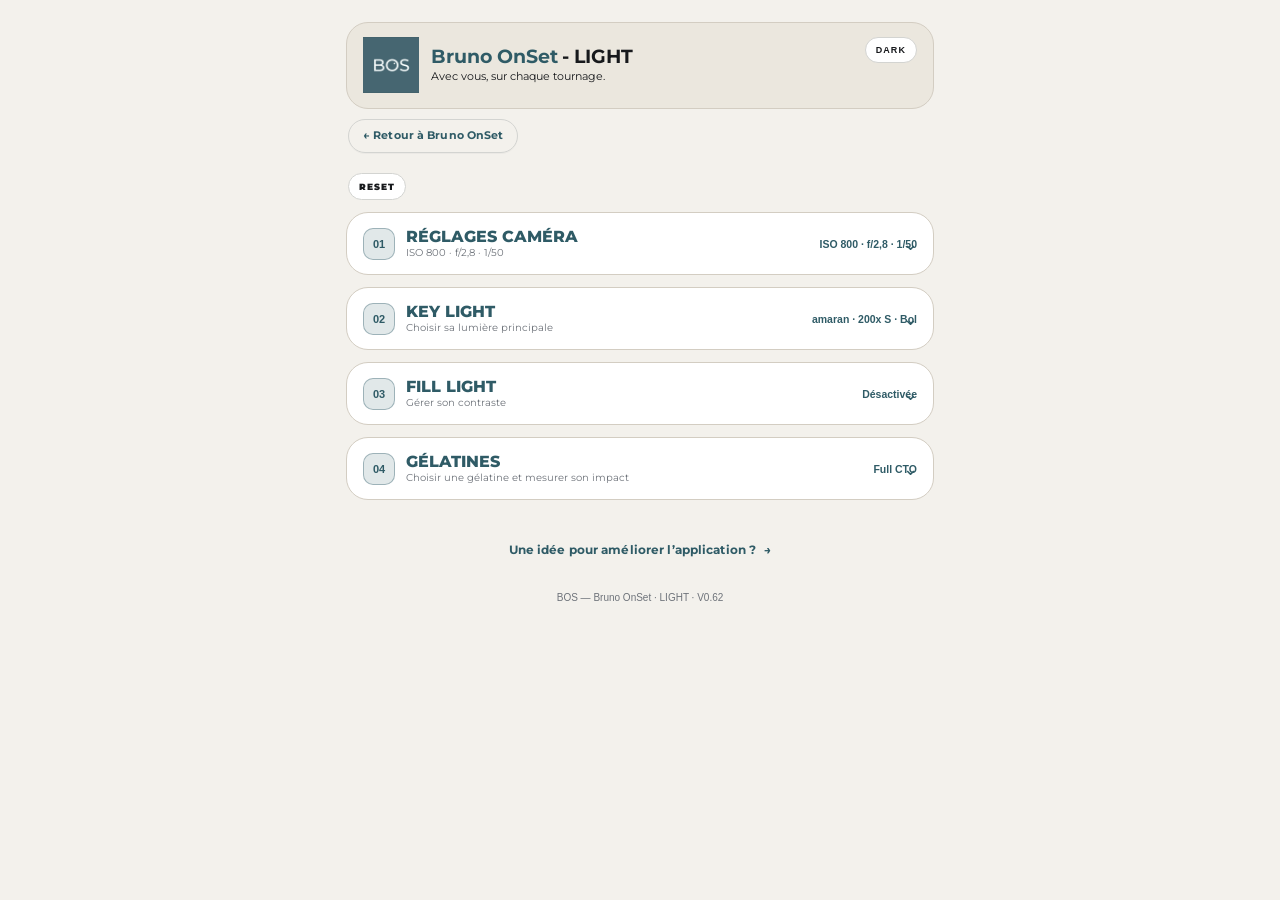
<file: modules/light/index.html>
<!doctype html>
<html lang="fr">
<head>
  <meta charset="UTF-8" />
  <meta name="viewport" content="width=device-width, initial-scale=1, viewport-fit=cover" />
  <meta name="theme-color" id="themeColor" content="#F3F1EC" />
  <meta name="apple-mobile-web-app-capable" content="yes" />
  <meta name="apple-mobile-web-app-status-bar-style" content="black-translucent" />
  <meta name="apple-mobile-web-app-title" content="LIGHT · BOS" />
  <title>BOS — Bruno OnSet / LIGHT</title>
  <link rel="preconnect" href="https://fonts.googleapis.com">
  <link rel="preconnect" href="https://fonts.gstatic.com" crossorigin>
  <link href="https://fonts.googleapis.com/css2?family=Montserrat:wght@400;700&display=swap" rel="stylesheet">
  <link rel="stylesheet" href="styles.css?v=0.62-bos74" />
</head>
<body>
  <main class="app-shell">
    <header class="topbar cardlike">
      <div class="top-inner bos-top-inner">
        <div class="top-title bos-top-title">
          <div class="bos-brand-lockup" aria-label="Bruno OnSet">
            <img class="bos-header-logo" src="assets/logo-bos-header.jpg" alt="Logo Bruno OnSet">
            <div class="bos-brand-text">
              <span class="bos-header-name">Bruno OnSet<span class="bos-header-app">- LIGHT</span></span>
              <span class="bos-header-tagline">Avec vous, sur chaque tournage.</span>
            </div>
          </div>
        </div>
        <div class="top-actions bos-top-actions">
          <button class="mode-btn" id="themeToggle" type="button" aria-label="Changer de thème">DARK</button>
        </div>
      </div>
    </header>

    <section class="dof-bos-return-row" aria-label="Retour à Bruno OnSet">
      <a class="dof-bos-return-link" id="bosBackBtn" href="../../">← Retour à Bruno OnSet</a>
    </section>

    <div class="utility-row bos-utility-row">
      <button class="utility-link" id="resetBtn" type="button">RESET</button>
      
    </div>

    <details class="controls-card camera-card first-card collapsible-card" id="cameraDetails">
      <summary class="card-heading collapsible-heading">
        <span class="step">01</span>
        <div class="heading-copy">
          <h2>RÉGLAGES CAMÉRA</h2>
          <p id="cameraHeadingMeta">ISO 800 · f/2,8 · 1/50</p>
        </div>
        <div class="summary-value" id="cameraSummary">ISO 800 · f/2,8 · 1/50</div>
        <span class="chevron">⌄</span>
      </summary>
      <div class="camera-grid">
        <label class="select-control"><span>ISO MAX ACCEPTÉ</span><select id="isoSelect" aria-label="ISO maximum accepté"></select></label>
        <label class="select-control"><span>OUVERTURE</span><select id="apertureSelect" aria-label="Ouverture"></select></label>
        <label class="select-control"><span>VITESSE</span><select id="shutterSelect" aria-label="Vitesse d'obturation"></select></label>
      </div>
    </details>

    <details class="controls-card light-card collapsible-card" id="lightDetails">
      <summary class="card-heading collapsible-heading">
        <span class="step">02</span>
        <div class="heading-copy">
          <h2>KEY LIGHT</h2>
          <p>Choisir sa lumière principale</p>
        </div>
        <div class="summary-value light-summary" id="lightSummary">amaran · Halo 60x · Softbox 60</div>
        <span class="chevron">⌄</span>
      </summary>

      <div class="control-block compact-block">
        <label class="control-label">PROJECTEUR / MODÈLE</label>
        <button id="keyModelPickerBtn" class="model-picker-btn" type="button"><span id="keyModelPickerLabel">amaran Halo 60x</span><strong>Changer</strong></button>
      </div>
      <div class="control-block inline-choice-block">
        <label class="control-label">ACCESSOIRE</label>
        <div class="accessory-grid compact-choice-row" id="accessoryGrid"></div>
        <div class="accessory-note inline-choice-note" id="accessoryNote"></div>
      </div>
      <div class="control-block numeric-control-block">
        <div class="numeric-control-row">
          <label class="control-label" for="intensitySlider">INTENSITÉ</label>
          <input id="intensitySlider" type="range" min="0" max="100" value="100" step="1" />
          <button class="numeric-value-btn" id="intensityValue" type="button" aria-label="Saisir librement l’intensité">100 %</button>
        </div>
      </div>
      <div class="control-block inline-choice-block" id="cctSection">
        <label class="control-label">TEMPÉRATURE</label>
        <div class="cct-grid compact-choice-row" id="cctGrid"></div>
        <output id="cctValue" class="hidden-current-value">5600 K</output>
        <div class="accessory-note inline-choice-note" id="cctNote"></div>
      </div>
      <div class="control-block numeric-control-block">
        <div class="numeric-control-row">
          <label class="control-label" for="testDistanceSlider">DISTANCE SOURCE / SUJET</label>
          <input id="testDistanceSlider" type="range" min="1" max="20" value="2" step="0.1" />
          <button class="numeric-value-btn" id="testDistanceValue" type="button" aria-label="Saisir librement la distance">2,0 m</button>
        </div>
      </div>
      <div class="tech-inline-bottom manufacturer-inline" id="keyTechPopover">
        <div class="source-data compact-source-data manufacturer-only inline-source-data">
          <div class="source-title-row"><div><span class="control-label">DONNÉES CONSTRUCTEUR</span><p id="keyTechSourceDescriptor">—</p></div></div>
          <div class="measurement-row" id="keyTechMeasurementRow"></div>
        </div>
      </div>
      <div class="embedded-section key-result-group">
        <div class="embedded-section-head with-summary">
          <div>
            <div class="embedded-kicker">RÉSULTAT</div>
            <h3>Résultat Key Light</h3>
            
          </div>
          
        </div>
        <div class="hero-card result-card-inner" id="resultHeroCard">
          <div class="eyebrow">DISTANCE MAX SOURCE → SUJET · KEY LIGHT</div>
          <div class="hero-title">Tu peux placer ta Key Light jusqu’à</div>
          <div class="hero-distance"><strong id="maxDistance">—</strong><span>m</span></div>
          <div class="setup-line" aria-hidden="true"><div class="setup-icon lamp">✦</div><div class="setup-track"><div class="setup-fill"></div></div><div class="setup-icon person">●</div></div>
          <div class="hero-summary" id="heroSummary">—</div>
          <div class="beam-hint" id="beamHint">—</div>
          <div class="status-box merged-status-box" id="statusBox"><span class="status-dot"></span><div><strong id="statusTitle">—</strong><p id="statusText">—</p></div></div>
        </div>
        <div class="result-body">
          <div class="solution-intro" id="solutionIntro"></div>
          <div class="solutions" id="solutions"></div>
          <div class="result-tech-inline" id="resultTechPopover">
            <div class="result-tech-kicker">DÉTAILS TECHNIQUES</div>
            <div class="tech-grid">
              <div><span>À LA DISTANCE TESTÉE</span><strong id="resultTechLux">— lux</strong></div>
              <div><span>MARGE</span><strong id="resultTechMargin">—</strong></div>
              <div><span>ISO POUR CETTE EXPO</span><strong id="resultTechRequiredIso">—</strong></div>
              <div><span>OUVERTURE À ISO MAX</span><strong id="resultTechPossibleAperture">—</strong></div>
            </div>
            <div class="technical-note result-tech-note" id="resultTechDataNote">—</div>
          </div>
          <div class="technical-caption plain-tech-info"><strong>Informations techniques</strong><span>LIGHT estime la lumière reçue à l’emplacement du sujet, comme un posemètre incident. Il ne juge ni une peau ni un blanc : il vérifie si la quantité de lumière suffit pour tes réglages caméra.</span></div>
        </div>
      </div>

    </details>

    <details class="controls-card light-card fill-card collapsible-card" id="fillDetails">
      <summary class="card-heading collapsible-heading">
        <span class="step">03</span>
        <div class="heading-copy"><h2>FILL LIGHT</h2><p>Gérer son contraste</p></div>
        <div class="summary-value light-summary" id="fillSummary">Désactivée</div>
        <span class="chevron">⌄</span>
      </summary>

      <div class="fill-disabled" id="fillDisabled">
        <button class="fill-add-btn" id="enableFillBtn" type="button">+ AJOUTER UNE FILL LIGHT</button>
        <p>La Fill est optionnelle. Active-la pour comparer précisément son niveau à la Key.</p>
      </div>

      <div class="fill-controls" id="fillControls" hidden>
        <div class="control-block compact-block">
          <label class="control-label">PROJECTEUR / MODÈLE</label>
          <button id="fillModelPickerBtn" class="model-picker-btn" type="button"><span id="fillModelPickerLabel">amaran Halo 60x</span><strong>Changer</strong></button>
        </div>
        <div class="control-block inline-choice-block">
          <label class="control-label">ACCESSOIRE</label>
          <div class="accessory-grid compact-choice-row" id="fillAccessoryGrid"></div>
          <div class="accessory-note inline-choice-note" id="fillAccessoryNote"></div>
        </div>
        <div class="control-block numeric-control-block">
          <div class="numeric-control-row">
            <label class="control-label" for="fillIntensitySlider">INTENSITÉ</label>
            <input id="fillIntensitySlider" type="range" min="0" max="100" value="50" step="1" />
            <button class="numeric-value-btn" id="fillIntensityValue" type="button" aria-label="Saisir librement l’intensité de la Fill">50 %</button>
          </div>
        </div>
        <div class="control-block inline-choice-block" id="fillCctSection">
          <label class="control-label">TEMPÉRATURE</label>
          <div class="cct-grid compact-choice-row" id="fillCctGrid"></div>
          <output id="fillCctValue" class="hidden-current-value">5600 K</output>
          <div class="accessory-note inline-choice-note" id="fillCctNote"></div>
        </div>
        <div class="control-block numeric-control-block">
          <div class="numeric-control-row">
            <label class="control-label" for="fillDistanceSlider">DISTANCE SOURCE / SUJET</label>
            <input id="fillDistanceSlider" type="range" min="1" max="20" value="2" step="0.1" />
            <button class="numeric-value-btn" id="fillDistanceValue" type="button" aria-label="Saisir librement la distance de la Fill">2,0 m</button>
          </div>
        </div>
        <div class="tech-inline-bottom manufacturer-inline" id="fillTechPopover">
          <div class="source-data compact-source-data manufacturer-only inline-source-data">
            <div class="source-title-row"><div><span class="control-label">DONNÉES CONSTRUCTEUR</span><p id="fillTechSourceDescriptor">—</p></div></div>
            <div class="measurement-row" id="fillTechMeasurementRow"></div>
          </div>
        </div>
        <div class="embedded-section fill-result-group" id="contrastSection" aria-live="polite" hidden>
          <div class="embedded-section-head">
            <div>
              <div class="embedded-kicker">RÉSULTAT</div>
              <h3>Résultat Key / Fill</h3>
              
            </div>
          </div>
          <div class="result-body">
            <div class="contrast-card" id="contrastCard">
              <div class="contrast-head"><div><span class="control-label">KEY / FILL</span><strong>Contraste d’éclairage</strong></div><span class="contrast-character" id="contrastCharacter">—</span></div>
              <div class="contrast-grid">
                <div><span>KEY LIGHT</span><strong id="keyLuxResult">— lux</strong></div>
                <div><span>FILL LIGHT</span><strong id="fillLuxResult">— lux</strong></div>
                <div><span>ÉCART ENTRE LES SOURCES</span><strong id="sourceGapResult">—</strong><small id="sourceGapDetail">—</small></div>
                <div><span>RATIO KEY / FILL</span><strong id="sourceRatioResult">—</strong></div>
              </div>
              <div class="estimated-contrast"><span>RATIO LUMIÈRE / OMBRE ESTIMÉ</span><strong id="estimatedContrastResult">—</strong><p>Estimation théorique : côté éclairé = Key + Fill, côté ombre = Fill. Le contraste réel dépend du placement des sources, des réflexions, du décor et du sujet.</p></div>
            </div>
          </div>
        </div>

        <button class="fill-remove-btn" id="disableFillBtn" type="button">RETIRER LA FILL LIGHT</button>
      </div>
    </details>

    
    <details class="controls-card gel-card collapsible-card" id="gelDetails">
      <summary class="card-heading collapsible-heading">
        <span class="step">04</span>
        <div class="heading-copy"><h2>GÉLATINES</h2><p>Choisir une gélatine et mesurer son impact</p></div>
        <div class="summary-value light-summary" id="gelSummary">Full CTO</div>
        <span class="chevron">⌄</span>
      </summary>

      <div class="gel-panel">
        <div class="control-block compact-block">
          <label class="control-label">SÉLECTION</label>
          <div class="gel-filter-row" id="gelFilterButtons"></div>
        </div>

        <div class="gel-apply-block">
          <div class="control-block compact-block gel-apply-control">
            <label class="control-label">APPLIQUER À</label>
            <div class="gel-apply-row" id="gelTargetButtons">
              <button type="button" data-gel-target="none">AUCUNE</button>
              <button type="button" data-gel-target="key">KEY LIGHT</button>
              <button type="button" data-gel-target="fill">FILL LIGHT</button>
            </div>
          </div>
          <div class="control-block compact-block gel-source-control">
            <label class="control-label">SOURCE DE RÉFÉRENCE POUR LA TRANSMISSION Y</label>
            <div class="gel-source-row" id="gelSourceButtons">
              <button type="button" data-gel-source="daylight">SOURCE DAYLIGHT</button>
              <button type="button" data-gel-source="tungsten">SOURCE TUNGSTÈNE</button>
            </div>
            <p class="gel-source-help" id="gelSourceHelp">LIGHT utilise uniquement l’une des deux transmissions Y publiées par LEE. Aucune interpolation spectrale n’est inventée.</p>
          </div>

          <div class="gel-impact-card" id="gelImpactCard">
            <div class="gel-impact-head">
              <span>IMPACT SUR LA LUMIÈRE</span>
              <strong id="gelImpactTarget">Aucune source sélectionnée</strong>
            </div>
            <div class="gel-impact-main">
              <div><span>LUX AU SUJET</span><strong id="gelImpactLux">—</strong></div>
              <div><span>PERTE</span><strong id="gelImpactLoss">—</strong></div>
            </div>
            <div class="gel-impact-secondary">
              <div><span>DISTANCE MAX</span><strong id="gelImpactDistance">—</strong></div>
              <div><span>TRANSMISSION UTILISÉE</span><strong id="gelImpactTransmission">—</strong></div>
            </div>
            <p id="gelImpactNote">Choisis Key Light ou Fill Light pour appliquer la gélatine aux calculs de LIGHT.</p>
          </div>
        </div>

        <div class="embedded-section gel-preview-section">
          <div class="embedded-section-head">
            <div>
              <div class="embedded-kicker">LEE FILTERS</div>
              <h3 id="gelName">Full CTO</h3>
              <p id="gelDescription">—</p>
            </div>
          </div>

          <div class="gel-visual-card">
            <div class="gel-swatch-shell">
              <img id="gelSwatchImage" class="gel-swatch-image" alt="Aperçu constructeur de la gélatine" loading="lazy" />
              <div class="gel-image-fallback" id="gelImageFallback" hidden>Image constructeur non chargée</div>
            </div>
            <div class="gel-identity">
              <span>RÉFÉRENCE</span><strong id="gelRef">LEE 204</strong>
              <small id="gelImageCredit">Image produit LEE</small>
            </div>
          </div>

          <div class="gel-meta-grid gel-meta-grid-4">
            <div><span>TRANSMISSION Y · SOURCE DAYLIGHT</span><strong id="gelTransmissionC">55,4 %</strong></div>
            <div><span>TRANSMISSION Y · SOURCE TUNGSTÈNE</span><strong id="gelTransmissionT">62,8 %</strong></div>
            <div><span>TEMPÉRATURE / CONVERSION</span><strong id="gelTemperature">6500 K → 3200 K</strong></div>
            <div><span>MIRED SHIFT</span><strong id="gelMired">+159</strong></div>
          </div>

          <div class="gel-spectrum-card">
            <div class="gel-spectrum-head">
              <span class="control-label">COURBE DE TRANSMISSION CONSTRUCTEUR</span>
              <p id="gelSpectrumNote">Courbe de transmission publiée par LEE Filters. Aucune courbe n’est inventée dans LIGHT.</p>
            </div>
            <div class="gel-spectrum-official" id="gelSpectrumOfficial">
              <img id="gelSpectrumImage" class="gel-spectrum-image" alt="Courbe de transmission constructeur" hidden />
              <div class="gel-spectrum-source" id="gelSpectrumSource">
                <strong>Courbe LEE Filters</strong>
                <span>Ouvrir la fiche officielle pour consulter le spectre constructeur.</span>
              </div>
            </div>
            <a class="gel-source-link" id="gelSourceLink" href="https://leefilters.com/colour/204-full-c-t-orange/" target="_blank" rel="noopener noreferrer">VOIR LA COURBE CHEZ LEE FILTERS →</a>
          </div>

          <div class="gel-info-stack">
            <div class="gel-note-card"><span>USAGE / DESCRIPTION LEE</span><strong id="gelUse">—</strong></div>
            <div class="gel-note-card"><span>SOURCE DES DONNÉES</span><strong>LEE Filters · données constructeur</strong><small id="gelDataStatus">Transmission et conversion vérifiées sur la fiche LEE.</small></div>
          </div>
        </div>
      </div>
    </details>

    <section class="project-contact project-contact-bottom" aria-label="Suggestion application">
      <button class="project-contact-btn" id="ideaContactBtn" type="button">
        Une idée pour améliorer l’application ? <span aria-hidden="true">→</span>
      </button>
    </section>

    <footer class="footer">BOS — Bruno OnSet · LIGHT · V0.62</footer>
  </main>


  <dialog id="projectorDialog" class="add-dialog projector-dialog">
    <div class="dialog-shell">
      <div class="dialog-head">
        <div>
          <div class="dialog-kicker">Changer</div>
          <h2 id="projectorDialogTitle">Changer de projecteur</h2>
        </div>
        <button class="dialog-close" id="closeProjectorDialogBtn" type="button" aria-label="Fermer">×</button>
      </div>
      <div class="chooser-topline">
        <span class="chooser-context" id="projectorChooserContext">Key Light</span>
        <div class="catalog-badge">Catalogue BOS Light</div>
      </div>
      <div class="choice-section">
        <div class="choice-label">MARQUE</div>
        <div class="choice-buttons two" id="pickerBrandChoices"></div>
      </div>
      <div class="choice-section">
        <div class="choice-label">GAMME</div>
        <div class="choice-buttons" id="pickerFamilyChoices"></div>
      </div>
      <div class="choice-section">
        <div class="choice-label">PUISSANCE / MODÈLE</div>
        <div class="choice-buttons models" id="pickerModelChoices"></div>
      </div>
      <div class="chooser-footnote" id="pickerCatalogCount"></div>
    </div>
  </dialog>


  <dialog id="numericDialog" class="numeric-dialog">
    <form method="dialog" class="numeric-dialog-card" id="numericDialogForm">
      <div class="numeric-dialog-head">
        <div>
          <div class="dialog-kicker">VALEUR LIBRE</div>
          <h2 id="numericDialogTitle">Valeur</h2>
        </div>
        <button class="dialog-close" value="cancel" type="submit" aria-label="Fermer">×</button>
      </div>
      <div class="numeric-entry-wrap">
        <input id="numericDialogInput" type="number" inputmode="decimal" />
        <span id="numericDialogUnit"></span>
      </div>
      <div class="numeric-dialog-actions">
        <button class="utility-link" value="cancel" type="submit">ANNULER</button>
        <button class="numeric-validate-btn" id="numericDialogValidate" type="button">VALIDER</button>
      </div>
    </form>
  </dialog>
  <script src="bos-projecteurs-db.js?v=1.0"></script>
  <script src="app.js?v=0.62"></script>
</body>
</html>
</file>
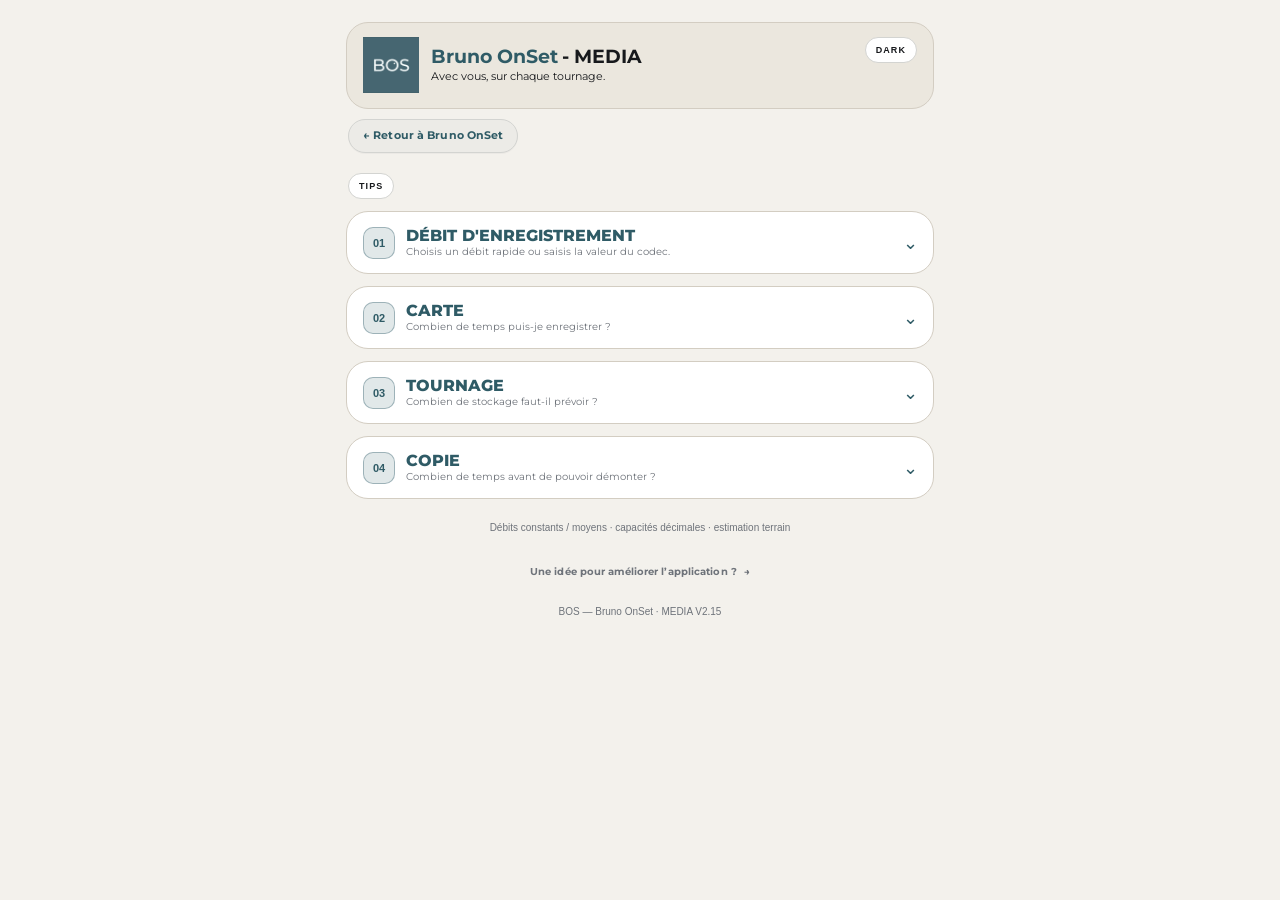
<file: modules/media/index.html>
<!doctype html>
<html lang="fr">
<head>
  <meta charset="utf-8" />
  <meta name="viewport" content="width=device-width, initial-scale=1, viewport-fit=cover" />
  <meta name="theme-color" id="themeColor" content="#F3F1EC" />
  <meta name="apple-mobile-web-app-capable" content="yes" />
  <meta name="apple-mobile-web-app-status-bar-style" content="default" />
  <meta name="apple-mobile-web-app-title" content="MEDIA - BOS" />
  <title>BOS — Bruno OnSet · MEDIA</title>
<link rel="preconnect" href="https://fonts.googleapis.com">
  <link rel="preconnect" href="https://fonts.gstatic.com" crossorigin>
  <link href="https://fonts.googleapis.com/css2?family=Montserrat:wght@400;700&display=swap" rel="stylesheet">
  <link rel="stylesheet" href="style.css?v=2.15-bos69" />
</head>
<body>
  <main class="app shell" id="mainApp">
<header class="topbar cardlike">
      <div class="top-inner bos-top-inner">
        <div class="top-title bos-top-title">
          <div class="bos-brand-lockup" aria-label="Bruno OnSet">
            <img class="bos-header-logo" src="assets/logo-bos-header.jpg" alt="Logo Bruno OnSet">
            <div class="bos-brand-text">
              <span class="bos-header-name">Bruno OnSet<span class="bos-header-app">- MEDIA</span></span>
              <span class="bos-header-tagline">Avec vous, sur chaque tournage.</span>
            </div>
          </div>
        </div>
        <div class="top-actions bos-top-actions">
          <button class="mode-btn" id="themeToggle" type="button" aria-label="Changer de thème">DARK</button>
        </div>
      </div>
    </header>
    <section class="media-bos-return-row" aria-label="Retour à Bruno OnSet">
      <a class="media-bos-return-link" id="bosBackBtn" href="../../">← Retour à Bruno OnSet</a>
    </section>
    <div class="utility-row bos-utility-row">
      <button class="utility-link" id="tipsBtn" type="button">TIPS</button>
    </div>


    

    
    
    <section class="media-modules" id="mediaModules" aria-label="Outils MEDIA">
      <article class="module" data-module="bitrate">
        <button class="module-head card-heading collapsible-heading" type="button" data-module-toggle="bitrate" aria-expanded="false" aria-controls="bitrateModuleBody">
          <span class="step">01</span>
          <div class="heading-copy">
            <h2>DÉBIT D'ENREGISTREMENT</h2>
            <p>Choisis un débit rapide ou saisis la valeur du codec.</p>
          </div>
          <span class="chevron" aria-hidden="true">⌄</span>
        </button>
        <div class="module-body" id="bitrateModuleBody">
<section class="panel bitrate-panel" id="bitratePanel">
      <div class="module-action-row"><button class="small-action" id="addPresetBtn" type="button">+ PRESET</button></div>

      <div class="hero-field">
        <div class="field-label-row">
          <label for="bitrateInput">Débit</label>
          <div class="segmented bitrate-unit-switch" id="bitrateUnit" aria-label="Unité du débit d'enregistrement">
            <button class="active" data-unit="Mbps" type="button">Mb/s</button>
            <button data-unit="MBps" type="button">MB/s</button>
          </div>
        </div>
        <div class="number-unit-field">
          <input id="bitrateInput" type="number" min="0.01" step="0.01" inputmode="decimal" value="250" />
          <span id="bitrateUnitLabel">Mb/s</span>
        </div>
      </div>

      <div class="camera-preset-block">
        <div class="camera-preset-label">PRESET CAMÉRA</div>
        <button class="camera-preset-summary" id="cameraPresetBtn" type="button">
          <span>
            <strong id="cameraPresetSummary">Choisir une caméra</strong>
            <small id="cameraPresetSummaryDetail">Base caméra BOS</small>
          </span>
          <b aria-hidden="true">›</b>
        </button>
      </div>

      <div class="quick-chips" id="bitrateChips">
        <button data-value="100" type="button">100</button>
        <button data-value="150" type="button">150</button>
        <button class="active" data-value="250" type="button">250</button>
        <button data-value="500" type="button">500</button>
        <button data-value="750" type="button">750</button>
        <button data-value="1000" type="button">1000</button>
      </div>

      <div class="preset-row" id="presetRow">
        <select id="presetSelect" aria-label="Mes presets">
          <option value="">Mes presets…</option>
        </select>
        <button class="small-action danger-action" id="deletePresetBtn" type="button" disabled>SUPPR.</button>
      </div>
    </section>
        </div>
      </article>

      <article class="module" data-module="card">
        <button class="module-head card-heading collapsible-heading" type="button" data-module-toggle="card" aria-expanded="false" aria-controls="cardModuleBody">
          <span class="step">02</span>
          <div class="heading-copy">
            <h2>CARTE</h2>
            <p>Combien de temps puis-je enregistrer ?</p>
          </div>
          <span class="chevron" aria-hidden="true">⌄</span>
        </button>
        <div class="module-body" id="cardModuleBody">
<section class="panel">
        <div class="module-action-row"><button class="small-action" data-reset="card" type="button">RESET</button></div>

        <div class="hero-field">
          <label for="cardCapacity">Capacité</label>
          <div class="number-unit-field">
            <input id="cardCapacity" type="number" min="1" step="1" inputmode="decimal" value="160" />
            <span>Go</span>
          </div>
        </div>
        <div class="quick-chips capacity-chips" id="cardCapacityChips">
          <button data-value="64" type="button">64 Go</button>
          <button data-value="128" type="button">128</button>
          <button data-value="256" type="button">256</button>
          <button data-value="512" type="button">512</button>
          <button data-value="1000" type="button">1 To</button>
          <button data-value="2000" type="button">2 To</button>
          <button data-value="4000" type="button">4 To</button>
        </div>

        <div class="advanced-box">
          <div class="inline-field">
            <div>
              <label for="cardMargin">Réserve carte</label>
              <small>Capacité volontairement gardée disponible</small>
            </div>
            <div class="mini-number-unit"><input id="cardMargin" type="number" min="0" max="50" step="1" value="0" inputmode="decimal" /><span>%</span></div>
          </div>
        </div>
      </section>

      <section class="result">
        <div class="result-hero">
          <div class="result-label">DURÉE D'ENREGISTREMENT</div>
          <div class="result-value" id="cardResult">1 h 25 min</div>
          <div class="result-state" id="cardState">CARTE 160 Go · 250 Mb/s</div>
          <div class="result-detail" id="cardDetail">≈ 85 min au total</div>
        </div>
        <div class="metric-grid">
          <div><span>Par minute</span><strong id="cardPerMinute">1,88 Go</strong></div>
          <div><span>Par heure</span><strong id="cardPerHour">112,5 Go</strong></div>
          <div><span>Durée théorique</span><strong id="cardSafe">1 h 25 min</strong></div>
          <div><span>Capacité calculée</span><strong id="cardUsable">144 Go</strong></div>
        </div>
      </section>
        </div>
      </article>

      <article class="module" data-module="shoot">
        <button class="module-head card-heading collapsible-heading" type="button" data-module-toggle="shoot" aria-expanded="false" aria-controls="shootModuleBody">
          <span class="step">03</span>
          <div class="heading-copy">
            <h2>TOURNAGE</h2>
            <p>Combien de stockage faut-il prévoir ?</p>
          </div>
          <span class="chevron" aria-hidden="true">⌄</span>
        </button>
        <div class="module-body" id="shootModuleBody" hidden>
<section class="panel">
        <div class="module-action-row"><button class="small-action" data-reset="shoot" type="button">RESET</button></div>

        <div class="field-grid two-col">
          <div class="hero-field compact-hero">
            <label for="shootHours">Rushes / jour</label>
            <div class="number-unit-field">
              <input id="shootHours" type="number" min="0.1" step="0.25" inputmode="decimal" value="3" />
              <span>h</span>
            </div>
          </div>
          <div class="hero-field compact-hero">
            <label for="shootDays">Nombre de jours</label>
            <div class="number-unit-field">
              <input id="shootDays" type="number" min="1" step="1" inputmode="numeric" value="4" />
              <span>j</span>
            </div>
          </div>
        </div>

        <div class="advanced-box stacked-fields">
          <div class="inline-field">
            <div><label for="shootMargin">Marge de tournage</label><small>Réserve pour plus de rushes que prévu</small></div>
            <div class="mini-number-unit"><input id="shootMargin" type="number" min="0" max="100" step="5" value="20" inputmode="decimal" /><span>%</span></div>
          </div>
          <div class="inline-field">
            <div><label for="shootCopies">Nombre de copies</label><small>Ex. MASTER + BACKUP = 2</small></div>
            <div class="mini-number-unit"><input id="shootCopies" type="number" min="1" max="5" step="1" value="2" inputmode="numeric" /><span>×</span></div>
          </div>
        </div>
      </section>

      <section class="result">
        <div class="result-hero">
          <div class="result-label">STOCKAGE À PRÉVOIR</div>
          <div class="result-value" id="shootResult">1,62 To</div>
          <div class="result-state" id="shootState">PAR COPIE · MARGE 20 %</div>
          <div class="result-detail" id="shootDetail">12 h de rushes · 1,35 To de données brutes</div>
        </div>
        <div class="recommendation" id="shootRecommendation">
          <span class="recommendation-kicker">RECOMMANDATION</span>
          <strong>2 × SSD 2 To</strong>
          <small>pour MASTER + BACKUP</small>
        </div>
        <div class="metric-grid">
          <div><span>Rushes bruts</span><strong id="shootRaw">1,35 To</strong></div>
          <div><span>Avec marge / copie</span><strong id="shootPerCopy">1,62 To</strong></div>
          <div ><span>Total physique</span><strong id="shootTotal">3,24 To</strong></div>
          <div><span>Durée totale</span><strong id="shootDuration">12 h</strong></div>
        </div>
      </section>
        </div>
      </article>

      <article class="module" data-module="copy">
        <button class="module-head card-heading collapsible-heading" type="button" data-module-toggle="copy" aria-expanded="false" aria-controls="copyModuleBody">
          <span class="step">04</span>
          <div class="heading-copy">
            <h2>COPIE</h2>
            <p>Combien de temps avant de pouvoir démonter ?</p>
          </div>
          <span class="chevron" aria-hidden="true">⌄</span>
        </button>
        <div class="module-body" id="copyModuleBody" hidden>
<section class="panel">
        <div class="module-action-row"><button class="small-action" data-reset="copy" type="button">RESET</button></div>

        <div class="field-grid two-col copy-grid">
          <div class="hero-field compact-hero">
            <label for="copyVolume">Volume</label>
            <div class="number-unit-field">
              <input id="copyVolume" type="number" min="0.1" step="1" inputmode="decimal" value="780" />
              <select id="copyVolumeUnit" aria-label="Unité du volume">
                <option value="GB" selected>Go</option>
                <option value="TB">To</option>
              </select>
            </div>
          </div>
          <div class="hero-field compact-hero">
            <label for="copySpeed">Vitesse réelle annoncée</label>
            <div class="number-unit-field">
              <input id="copySpeed" type="number" min="1" step="10" inputmode="decimal" value="650" />
              <span>Mo/s</span>
            </div>
          </div>
        </div>

        <div class="quick-chips capacity-chips" id="copyVolumeChips">
          <button data-value="64" type="button">64 Go</button>
          <button data-value="128" type="button">128</button>
          <button data-value="256" type="button">256</button>
          <button data-value="512" type="button">512</button>
          <button data-value="1000" type="button">1 To</button>
          <button data-value="2000" type="button">2 To</button>
          <button data-value="4000" type="button">4 To</button>
        </div>

        <div class="quick-chips speed-chips" id="copySpeedChips">
          <button data-value="100" type="button">100</button>
          <button data-value="300" type="button">300</button>
          <button data-value="500" type="button">500</button>
          <button class="active" data-value="650" type="button">650</button>
          <button data-value="1000" type="button">1000</button>
          <button data-value="2000" type="button">2000</button>
        </div>

        <div class="advanced-box stacked-fields">
          <div class="inline-field">
            <div><label for="copyEfficiency">Efficacité estimée</label><small>Overhead, petits fichiers, source/destination</small></div>
            <div class="mini-number-unit"><input id="copyEfficiency" type="number" min="10" max="100" step="5" value="75" inputmode="decimal" /><span>%</span></div>
          </div>
          <div class="inline-field">
            <div><label for="copyCount">Copies successives</label><small>1 = une destination</small></div>
            <div class="mini-number-unit"><input id="copyCount" type="number" min="1" max="5" step="1" value="1" inputmode="numeric" /><span>×</span></div>
          </div>
        </div>
      </section>

      <section class="result">
        <div class="result-hero">
          <div class="result-label">TEMPS DE COPIE ESTIMÉ</div>
          <div class="result-value" id="copyResult">27 min</div>
          <div class="result-state" id="copyState">ESTIMATION RÉALISTE · 75 %</div>
          <div class="result-detail" id="copyDetail">780 Go à 650 Mo/s</div>
        </div>
        <div class="metric-grid">
          <div><span>Théorique</span><strong id="copyTheory">20 min</strong></div>
          <div><span>Réaliste</span><strong id="copyReal">27 min</strong></div>
          <div ><span>Débit effectif</span><strong id="copyEffective">488 Mo/s</strong></div>
          <div ><span>Total copies</span><strong id="copyAll">27 min</strong></div>
        </div>
      </section>
        </div>
      </article>
    </section>

<div class="technical-footer media-technical-footer">Débits constants / moyens · capacités décimales · estimation terrain</div>
    <div class="feedback-contact">
      <a class="feedback-contact-link" href="mailto:brunoguillardcontact@gmail.com?subject=Suggestion%20%E2%80%94%20BOS%20MEDIA&body=Bonjour%20Bruno%2C%0A%0AJ%E2%80%99ai%20une%20id%C3%A9e%20pour%20am%C3%A9liorer%20MEDIA%20%3A%0A%0A">Une idée pour améliorer l’application ? <span aria-hidden="true">→</span></a>
    </div>
    <footer class="footer">BOS — Bruno OnSet · MEDIA V2.15</footer>
  </main>
<dialog id="projectDialog" class="sheet project-sheet">
    <form method="dialog" class="sheet-inner project-sheet-inner">
      <div class="project-sheet-head">
        <div><span class="project-kicker">BRUNO ONSET</span></div>
        <button class="project-close" value="close" aria-label="Fermer">×</button>
      </div>
      <div class="project-profile">
        <strong>Bruno Guillard</strong>
        <span>Réalisateur · Directeur de la photographie · Consultant image</span>
      </div>
      <div class="project-services" aria-label="Prestations">
        <span>Réalisation</span>
        <span>Direction de la photographie</span>
        <span>Conseil / préparation image</span>
      </div>
      <p class="project-note">Échangeons autour de votre projet, de sa mise en scène, de ses intentions d’image et de son dispositif de tournage.</p>
      <div class="project-actions">
        <a class="project-email-btn" href="mailto:brunoguillardcontact@gmail.com?subject=Projet%20de%20tournage%20%E2%80%94%20Bruno%20OnSet&body=Bonjour%20Bruno%2C%0A%0AJe%20vous%20contacte%20depuis%20BOS%20MEDIA.%0A%0A">Écrire à Bruno <span aria-hidden="true">→</span></a>
        <div class="project-secondary-links">
          <a class="project-secondary-link" href="https://wa.me/33679979111?text=Bonjour%20Bruno%2C%0A%0AJe%20vous%20contacte%20depuis%20BOS%20MEDIA.%0A%0A" target="_blank" rel="noopener noreferrer">WhatsApp</a>
          <span aria-hidden="true">·</span>
          <a class="project-secondary-link" href="https://brunoguillard.com" target="_blank" rel="noopener noreferrer">BrunoGuillard.com</a>
        </div>
      </div>
    </form>
  </dialog>

  <dialog id="tipsDialog">
    <div class="dialog-inner">
      <button class="close" data-close-dialog="tipsDialog" type="button" aria-label="Fermer">×</button>
      <div class="panel-kicker">TIPS / MEDIA</div>
      <h2>Les bons réflexes</h2>
      <div class="tips-list">
        <p><strong>Mb/s ≠ MB/s.</strong> Mb/s signifie mégabits par seconde, MB/s signifie mégaoctets par seconde. <strong>8 Mb/s = 1 MB/s.</strong> Le switch convertit seulement l'affichage : le débit réel et les résultats restent identiques. <strong>MB/s et Mo/s désignent la même unité</strong>, en notation anglaise et française.</p>
        <p><strong>Presets caméra.</strong> Le configurateur affiche seulement les choix utiles pour la caméra sélectionnée : Sony, ARRI et Blackmagic. Les codecs à débit variable restent des estimations de terrain.</p>
        <p><strong>ARRI.</strong> Les presets ARRI proposés ici concernent le ProRes. Son débit cible dépend du codec, de la définition et de la cadence. ARRIRAW n'est volontairement pas ramené à un débit générique : il dépend du mode capteur et du workflow choisi.</p>
        <p><strong>Blackmagic RAW.</strong> Les presets BRAW utilisent les modes à débit constant 3:1 / 5:1 / 8:1 / 12:1 / 18:1 selon les caméras. Les modes Constant Quality Q0 / Q1 / Q3 / Q5 ne sont pas proposés comme débit fixe, car leur volume varie avec le contenu de l'image.</p>
        <p><strong>Débit variable.</strong> Certains codecs sont VBR : le résultat reste une estimation. Pour un tournage critique, prévois une réserve adaptée.</p>
        <p><strong>Carte.</strong> La réserve carte retire volontairement une partie de la capacité du calcul conseillé pour éviter d'arriver à 100 % au mauvais moment.</p>
        <p><strong>Marge de tournage.</strong> Elle ajoute une réserve au volume estimé pour absorber davantage de prises ou une durée de tournage supérieure à celle prévue. Ce n'est ni une correction d'erreur du calcul, ni une réserve destinée au fonctionnement du SSD.</p>
        <p><strong>Copies.</strong> Le volume avec marge est calculé par copie. Deux copies indépendantes correspondent par exemple à MASTER + BACKUP.</p>
        <p><strong>Copie.</strong> La vitesse réelle dépend du maillon le plus lent : carte, lecteur, câble, port, SSD, température et quantité de petits fichiers.</p>
      </div>
    </div>
  </dialog>

  <dialog id="cameraPresetDialog" class="camera-dialog">
    <div class="dialog-inner camera-dialog-inner">
      <button class="close" data-close-dialog="cameraPresetDialog" type="button" aria-label="Fermer">×</button>
      <div class="panel-kicker">PRESET CAMÉRA</div>
      <h2>Choisir le format</h2>

      <div class="recent-block" id="cameraRecentBlock" hidden>
        <div class="wizard-label">RÉCENTS</div>
        <div class="wizard-chips recent-chips" id="cameraRecentChips"></div>
      </div>

      <div class="wizard-step">
        <div class="wizard-label">MARQUE</div>
        <div class="wizard-chips" id="cameraBrandChips"></div>
      </div>
      <div class="wizard-step" id="cameraModelStep" hidden>
        <div class="wizard-label">CAMÉRA</div>
        <div class="wizard-chips" id="cameraModelChips"></div>
      </div>
      <div class="wizard-step" id="cameraResolutionStep" hidden>
        <div class="wizard-label">DÉFINITION</div>
        <div class="wizard-chips" id="cameraResolutionChips"></div>
      </div>
      <div class="wizard-step" id="cameraCodecStep" hidden>
        <div class="wizard-label">CODEC</div>
        <div class="wizard-chips" id="cameraCodecChips"></div>
      </div>
      <div class="wizard-step" id="cameraFpsStep" hidden>
        <div class="wizard-label">CADENCE</div>
        <div class="wizard-chips" id="cameraFpsChips"></div>
      </div>

      <div class="camera-choice-result" id="cameraChoiceResult" hidden>
        <span id="cameraChoiceLabel">—</span>
        <strong id="cameraChoiceBitrate">—</strong>
        <small id="cameraChoiceNote"></small>
      </div>
      <button class="primary-action" id="useCameraPresetBtn" type="button" disabled>UTILISER CE DÉBIT</button>
    </div>
  </dialog>

  <dialog id="presetDialog">
    <form class="dialog-inner" id="presetForm" method="dialog">
      <button class="close" data-close-dialog="presetDialog" type="button" aria-label="Fermer">×</button>
      <div class="panel-kicker">MES PRESETS</div>
      <h2>Ajouter un débit</h2>
      <div class="dialog-form">
        <label>Nom du preset<input id="presetName" type="text" maxlength="36" placeholder="FX6 · XAVC-I 4K 25p" required /></label>
        <label>Débit<input id="presetBitrate" type="number" min="0.01" step="0.01" value="250" inputmode="decimal" required /><span class="input-suffix" id="presetBitrateUnit">Mb/s</span></label>
      </div>
      <button class="primary-action" id="savePresetBtn" type="submit">ENREGISTRER</button>
    </form>
  </dialog>

  <script src="app.js?v=2.15-bos69"></script>
</body>
</html>
</file>
<file: style.css>
:root{
  --bg:#f3f5f7;--panel:#fff;--panel2:#f7f8fa;--text:#101216;--muted:#6d7480;--line:#e1e5ea;
  --blue:#2f78ff;--blue-soft:#eaf2ff;--shadow:0 8px 30px rgba(20,30,45,.07);--radius:20px;
  --input:#f4f6f8;--danger:#d84b4b;
}
:root[data-theme="dark"]{
  --bg:#090b0f;--panel:#12151a;--panel2:#171b21;--text:#f6f7f9;--muted:#959ca8;--line:#282e37;
  --blue:#5b97ff;--blue-soft:#172641;--shadow:none;--input:#1a1f26;--danger:#ff6a6a;
}
*{box-sizing:border-box}html{background:var(--bg)}body{margin:0;background:var(--bg);color:var(--text);font-family:-apple-system,BlinkMacSystemFont,"Segoe UI",Roboto,Helvetica,Arial,sans-serif;min-height:100vh}
button,input,select{font:inherit;color:inherit}.shell{width:min(760px,100%);margin:0 auto;padding:14px 12px calc(32px + env(safe-area-inset-bottom))}.cardlike{background:var(--panel);border:1px solid var(--line);box-shadow:var(--shadow)}
.topbar{border-radius:24px;padding:14px 14px 14px 16px;display:flex;align-items:center;justify-content:space-between;position:sticky;top:8px;z-index:20}.brand{display:flex;align-items:center;gap:11px}.bosmark{display:flex;align-items:center;gap:1px;font-weight:900;font-size:24px;letter-spacing:-1.5px}.bosmark span{color:var(--blue)}.brandtext{display:flex;flex-direction:column;line-height:1}.brandtext strong{font-size:16px}.brandtext small{font-size:9px;color:var(--muted);letter-spacing:1.7px;margin-top:5px}.top-actions{display:flex;gap:7px}.iconbtn{border:1px solid var(--line);background:var(--panel2);width:38px;height:38px;border-radius:12px;display:grid;place-items:center;cursor:pointer;font-size:19px}.iconbtn:active{transform:scale(.97)}
.context{margin-top:12px;border-radius:var(--radius);padding:14px}.context-title{display:flex;align-items:baseline;justify-content:space-between;margin-bottom:11px}.context-title>span{font-size:18px;font-weight:800;letter-spacing:-.3px}.context-grid{display:grid;grid-template-columns:minmax(0,1.55fr) minmax(110px,.7fr);gap:10px}label>span,.field-label{display:block;color:var(--muted);font-size:11px;margin:0 0 6px 2px}select,input{width:100%;border:1px solid var(--line);background:var(--input);border-radius:13px;padding:11px 12px;outline:none;min-height:44px}select:focus,input:focus{border-color:var(--blue);box-shadow:0 0 0 3px var(--blue-soft)}.unit-input{position:relative}.unit-input input{padding-right:52px}.unit-input b{position:absolute;right:12px;top:50%;transform:translateY(-50%);font-size:12px;color:var(--muted)}
.preset-row{display:flex;gap:8px;flex-wrap:wrap;margin-top:10px}.preset-btn{border:1px solid var(--line);background:var(--panel2);height:36px;min-width:42px;padding:0 12px;border-radius:999px;cursor:pointer;font-weight:700}.preset-btn.active{background:rgba(47,120,255,.25);border-color:transparent;color:var(--text)}
.modules{display:flex;flex-direction:column;gap:10px;margin-top:10px}.module{background:var(--panel);border:1px solid var(--line);border-radius:var(--radius);overflow:hidden;box-shadow:var(--shadow)}.module-head{width:100%;display:flex;align-items:center;justify-content:space-between;padding:14px 15px;border:0;background:transparent;cursor:pointer}.module-title{display:flex;align-items:center;gap:10px;text-align:left}.module-dot{width:8px;height:8px;border-radius:50%;background:var(--blue)}.module-title strong{font-size:15px}.module-title small{display:block;color:var(--muted);font-size:10px;margin-top:2px}.chev{color:var(--muted);font-size:17px;transition:.18s transform}.module.open .chev{transform:rotate(180deg)}.module-body{display:none;border-top:1px solid var(--line);padding:14px}.module.open .module-body{display:block}.grid2{display:grid;grid-template-columns:1fr 1fr;gap:10px}.resultbox{margin-top:12px;background:var(--panel2);border:1px solid var(--line);border-radius:16px;padding:13px}.result-main{font-size:22px;font-weight:800;letter-spacing:-.4px}.result-sub{font-size:12px;color:var(--muted);margin-top:4px}.app-link{display:flex;justify-content:flex-end;margin-top:10px}.app-link button{border:0;background:none;color:var(--muted);font-size:11px;padding:4px 0}.app-link button.ready{color:var(--blue);cursor:pointer}
.expo-row{display:grid;grid-template-columns:58px 1fr;gap:9px;align-items:end;margin-bottom:9px}.role-pill{height:44px;border-radius:13px;border:1px solid var(--line);background:var(--panel2);font-size:15px;font-weight:800;cursor:pointer}.role-pill[data-role="auto"]{background:var(--blue);border-color:var(--blue);color:white}.role-pill[data-role="manual"]{border-color:var(--blue);color:var(--blue)}.expo-control select:disabled{opacity:.68}.basebar{display:flex;gap:9px;margin-top:12px}.primary,.secondary{border-radius:13px;padding:11px 14px;min-height:43px;font-weight:700;border:1px solid var(--line);cursor:pointer}.primary{background:var(--blue);border-color:var(--blue);color:white}.secondary{background:var(--panel2)}.basebar button{flex:1}.base-note{font-size:11px;color:var(--muted);margin-top:9px;line-height:1.4}
.frame-preview{position:relative;aspect-ratio:16/9;background:#111;border-radius:14px;overflow:hidden;margin-top:2px;border:1px solid var(--line)}.frame-safe{position:absolute;inset:8%;border:1px solid rgba(255,255,255,.2)}.subject{position:absolute;left:50%;bottom:-3%;transform:translateX(-50%);width:58px;height:78%;transition:.18s width}.subject:before{content:"";position:absolute;width:38%;aspect-ratio:1;border-radius:50%;background:#d6d7da;left:31%;top:0}.subject:after{content:"";position:absolute;width:100%;height:70%;border-radius:45% 45% 12% 12%;background:#c4c6ca;left:0;bottom:0}.frame-meta{position:absolute;left:9px;bottom:8px;color:white;font-size:10px;background:rgba(0,0,0,.55);padding:5px 7px;border-radius:8px}.warning{margin-top:8px;font-size:10px;color:var(--muted)}
.light-status{display:flex;gap:6px;flex-wrap:wrap;margin-top:9px}.pill{border:1px solid var(--line);border-radius:999px;padding:6px 8px;font-size:10px;color:var(--muted);background:var(--panel2)}.luxgrid{display:grid;grid-template-columns:1fr 1fr;gap:8px;margin-top:10px}.luxbox{border-radius:14px;border:1px solid var(--line);background:var(--panel2);padding:12px}.luxbox small{color:var(--muted);font-size:10px}.luxbox strong{display:block;font-size:18px;margin-top:3px}.iso-mini{margin-top:6px;font-size:11px;color:var(--muted);font-weight:700}.demo{font-size:10px;color:var(--muted);margin-top:9px;line-height:1.35}
.segmented{display:flex;gap:6px;margin-top:8px}.seg{border:1px solid var(--line);background:var(--panel2);border-radius:999px;padding:7px 10px;min-height:34px;cursor:pointer;font-size:12px;font-weight:700}.seg.active{background:rgba(47,120,255,.25);border-color:transparent}.segmented.compact .seg{padding:7px 12px}.media-grid .segmented{justify-content:flex-start}
.sheet{width:min(540px,calc(100% - 20px));border:0;padding:0;border-radius:22px;background:var(--panel);color:var(--text);box-shadow:0 25px 90px rgba(0,0,0,.35)}.sheet::backdrop{background:rgba(0,0,0,.5);backdrop-filter:blur(3px)}.sheet-inner{padding:16px}.sheet-head{display:flex;justify-content:space-between;align-items:center}.sheet-head>div{display:flex;flex-direction:column}.sheet-head strong{font-size:18px}.sheet-head small{font-size:11px;color:var(--muted);margin-top:3px}.custom-list{margin-top:16px;display:flex;flex-direction:column;gap:7px}.custom-item{display:grid;grid-template-columns:42px 1fr 40px 40px;align-items:center;gap:7px;border:1px solid var(--line);background:var(--panel2);border-radius:14px;padding:7px}.custom-item input{width:20px;height:20px;min-height:auto}.custom-name{font-weight:700;font-size:13px}.movebtn{height:34px;border-radius:10px;border:1px solid var(--line);background:var(--panel);cursor:pointer}.sheet-actions{display:flex;gap:8px;margin-top:14px}.sheet-actions>*{flex:1}.footer{text-align:center;color:var(--muted);font-size:10px;padding:20px 0 4px}
@media(max-width:520px){.shell{padding-left:9px;padding-right:9px}.topbar{top:5px}.context-grid{grid-template-columns:1.5fr .7fr}.expo-row{grid-template-columns:54px 1fr}.module-body{padding:12px}.brandtext strong{font-size:15px}.preset-row{gap:7px}.preset-btn{min-width:40px;height:34px;padding:0 10px}.luxgrid{grid-template-columns:1fr}.grid2{grid-template-columns:1fr}.context-title>span{font-size:17px}}
@media(min-width:700px){.shell{padding-top:20px}.module-body{padding:16px 18px}.topbar{top:12px}}

.expo-info{display:flex;justify-content:space-between;align-items:flex-end;gap:10px;padding:0 0 10px 0}.expo-info strong{display:block;font-size:11px;color:var(--muted);font-weight:700}.expo-info span{display:block;font-size:18px;font-weight:800;letter-spacing:-.3px;margin-top:2px}.expo-info small{font-size:10px;color:var(--muted);text-align:right;max-width:42%}.role-pill{font-size:14px}.role-pill[data-role="auto"]{background:var(--blue);border-color:var(--blue);color:white}.role-pill[data-role="manual"]{background:var(--panel2);border-color:var(--line);color:var(--text)}


/* V5 — choix caméra identique à EXPO : marque puis modèle */
.camera-choice{margin-bottom:14px}
.brand-chips{display:flex;gap:7px;flex-wrap:wrap;margin-bottom:10px}
.brand-chips button{border:1px solid var(--line);background:var(--panel2);color:var(--text);min-height:36px;padding:0 12px;border-radius:999px;font-weight:850;font-size:12px;cursor:pointer}
.brand-chips button.active{background:var(--blue);border-color:var(--blue);color:#fff}
.camera-model-label{display:block;margin-top:2px;margin-bottom:6px}
.camera-select-wrap{position:relative;width:100%}
.camera-select-wrap::after{content:"⌄";position:absolute;right:14px;top:50%;transform:translateY(-55%);color:var(--muted);font-size:16px;font-weight:900;pointer-events:none}
.camera-select{width:100%;min-width:0;height:46px;appearance:none;-webkit-appearance:none;border:1px solid var(--line);border-radius:14px;background:var(--input);color:var(--text);padding:0 42px 0 13px;font:inherit;font-size:13px;font-weight:850;outline:none;white-space:nowrap;overflow:hidden;text-overflow:ellipsis}
.camera-select:focus{border-color:var(--blue);box-shadow:0 0 0 3px var(--blue-soft)}
.camera-select option{background:var(--panel);color:var(--text)}
.focal-block{padding-top:12px;border-top:1px solid var(--line)}
@media(max-width:520px){.brand-chips{gap:6px}.brand-chips button{min-height:34px;padding:0 10px;font-size:11px}.camera-select{font-size:12px}}

.db-source{font-size:10px;color:var(--muted);margin-top:7px}.db-source[data-source="remote"]{color:var(--blue)}

.expo-row.limit-error .expo-control>span{color:var(--danger);font-weight:800}
.expo-row select.limit-error-value,.expo-row select.limit-error-value:disabled{opacity:1!important;color:var(--danger)!important;border-color:var(--danger)!important;background:color-mix(in srgb,var(--danger) 8%,var(--input))!important;font-weight:800}
.expo-warning{margin-top:9px;border:1px solid color-mix(in srgb,var(--danger) 45%,var(--line));background:color-mix(in srgb,var(--danger) 8%,var(--panel2));color:var(--danger);border-radius:12px;padding:9px 10px;font-size:11px;font-weight:700;line-height:1.4}


/* V9 — réglages caméra globaux + EXPO lié */
.camera-settings-grid{display:grid;grid-template-columns:repeat(3,minmax(0,1fr));gap:10px;margin-top:12px;padding-top:12px;border-top:1px solid var(--line)}
.dof-only{margin-top:0}
.expo-aperture-mode{display:flex;align-items:center;justify-content:space-between;gap:12px;border:1px solid var(--line);background:var(--panel2);border-radius:14px;padding:10px 11px;margin-bottom:11px}
.expo-aperture-mode>div:first-child strong{display:block;font-size:12px}
.expo-aperture-mode>div:first-child small{display:block;color:var(--muted);font-size:10px;margin-top:2px}
.iso-bounds{margin-bottom:11px}
.iso-bounds label>span{font-weight:800;letter-spacing:.5px}
.expo-simple-rows{display:flex;flex-direction:column;gap:9px}
.expo-simple-row>span{font-size:11px;color:var(--muted);margin:0 0 6px 2px;display:block}
.expo-simple-row.limit-error>span{color:var(--danger);font-weight:800}
#globalAperture.limit-error-value{opacity:1!important;color:var(--danger)!important;border-color:var(--danger)!important;background:color-mix(in srgb,var(--danger) 8%,var(--input))!important;font-weight:800}
@media(max-width:520px){.camera-settings-grid{grid-template-columns:repeat(3,minmax(0,1fr));gap:7px}.camera-settings-grid select,.camera-settings-grid input{font-size:12px;padding-left:8px;padding-right:8px}.camera-settings-grid .unit-input input{padding-right:34px}.camera-settings-grid .unit-input b{right:8px;font-size:10px}.expo-aperture-mode{align-items:flex-start;flex-direction:column}.expo-aperture-mode .segmented{width:100%}.expo-aperture-mode .seg{flex:1}.iso-bounds{grid-template-columns:1fr 1fr!important}}

.camera-limits-grid{display:grid;grid-template-columns:repeat(4,minmax(0,1fr));gap:10px;margin-top:12px;padding-top:12px;border-top:1px solid var(--line)}
.camera-limits-grid label>span{font-weight:800;letter-spacing:.5px}
@media(max-width:520px){.camera-limits-grid{grid-template-columns:1fr 1fr}}


/* V11 — verrouillage EXPO */
.expo-lock-row{display:grid;grid-template-columns:48px minmax(0,1fr);gap:9px;align-items:end}
.expo-lock-btn{width:48px;height:44px;border:1px solid var(--line);border-radius:13px;background:var(--panel2);display:grid;place-items:center;cursor:pointer;font-size:17px;line-height:1;opacity:.55}
.expo-lock-btn.active{opacity:1;background:var(--blue-soft);border-color:var(--blue);color:var(--blue)}
.expo-lock-btn:active{transform:scale(.97)}
.expo-lock-row.locked select:disabled{opacity:.58;cursor:not-allowed}
.expo-lock-row.limit-error .expo-simple-row>span{color:var(--danger);font-weight:800}
.expo-lock-row.limit-error select.limit-error-value,.expo-lock-row.limit-error select.limit-error-value:disabled{opacity:1!important;color:var(--danger)!important;border-color:var(--danger)!important;background:color-mix(in srgb,var(--danger) 8%,var(--input))!important;font-weight:800}
.context select:disabled{opacity:.58;cursor:not-allowed}
@media(max-width:520px){.expo-lock-row{grid-template-columns:44px minmax(0,1fr)}.expo-lock-btn{width:44px}}

/* V12 — shutter caméra + reset EXPO */
.expo-toolbar{display:flex;justify-content:flex-end;margin-bottom:10px}.expo-reset-btn{min-height:36px;padding:7px 11px;font-size:11px}.camera-settings-grid label>span{white-space:nowrap}


/* V13 — bulle caméra refermable + ISO global */
.context{padding:0;overflow:hidden}.context-head{padding:14px 15px}.context-head .module-title small{display:block;color:var(--muted);font-size:10px;margin-top:2px;white-space:nowrap;overflow:hidden;text-overflow:ellipsis;max-width:100%}.context-body{display:none;padding:14px}.context.open .context-body{display:block}.camera-settings-grid-4{grid-template-columns:repeat(4,minmax(0,1fr))}@media(max-width:520px){.camera-settings-grid-4{grid-template-columns:repeat(2,minmax(0,1fr))}.context-head .module-title small{max-width:220px}}

/* V14 — conseils LIGHT basés sur les réglages caméra */
.iso-mini[data-status="bright"]{color:var(--blue)}
.iso-mini[data-status="dark"]{color:var(--danger)}


/* V15 — EXPO reprend la bulle CALCUL de BOS EXPO V3.42 */
.expo-calc-block{
  margin:0;
  padding:12px;
  border:1px solid var(--line);
  border-radius:16px;
  background:var(--panel2);
}
.expo-calc-head{display:flex;align-items:flex-start;justify-content:space-between;gap:10px;margin-bottom:9px}
.expo-calc-kicker{color:var(--blue);font-size:9px;line-height:1.1;letter-spacing:.14em;font-weight:900}
.expo-calc-note{margin-top:3px;color:var(--muted);font-size:9px;line-height:1.35}
.expo-ref-btn{min-width:70px;min-height:28px;padding:0 11px;border:1px solid var(--line);border-radius:999px;background:var(--panel);color:var(--text);font-size:10px;font-weight:850;cursor:pointer}
.expo-ref-btn:active{transform:scale(.97)}
.expo-calc-grid{display:grid;grid-template-columns:repeat(4,minmax(0,1fr));gap:7px}
.expo-calc-item{min-width:0;display:flex;flex-direction:column;align-items:stretch;gap:5px}
.expo-calc-lock{align-self:center;width:27px;height:27px;display:inline-flex;align-items:center;justify-content:center;border:1px solid var(--line);border-radius:999px;background:var(--panel);color:var(--muted);cursor:pointer;padding:0;transition:background .15s ease,border-color .15s ease,color .15s ease,transform .15s ease}
.expo-calc-lock:active{transform:scale(.95)}
.expo-calc-lock svg{width:14px;height:14px;fill:none;stroke:currentColor;stroke-width:1.9;stroke-linecap:round;stroke-linejoin:round}
.expo-calc-lock.active{background:var(--blue);border-color:var(--blue);color:#fff}
.expo-calc-value{min-width:0;border:1px solid var(--line);border-radius:12px;background:var(--panel);color:var(--text);padding:8px 8px 9px;text-align:left;cursor:pointer;position:relative}
.expo-calc-value>span{display:block;color:var(--muted);font-size:8px;font-weight:750;margin:0 0 4px 0}
.expo-calc-value select{width:100%;min-width:0;min-height:auto;height:auto;border:0!important;border-radius:0;background:transparent!important;padding:0!important;box-shadow:none!important;appearance:none;-webkit-appearance:none;font-size:11px;line-height:1.15;font-weight:900;color:var(--text);white-space:nowrap;overflow:hidden;text-overflow:ellipsis;cursor:pointer}
.expo-calc-item.locked .expo-calc-value{border-color:var(--blue)}
.expo-calc-item.locked .expo-calc-value select:disabled{opacity:1;color:var(--text);cursor:not-allowed;-webkit-text-fill-color:var(--text)}
.expo-calc-item.limit-error .expo-calc-value{border-color:var(--danger);background:color-mix(in srgb,var(--danger) 8%,var(--panel))}
.expo-calc-item.limit-error .expo-calc-value>span,.expo-calc-item.limit-error .expo-calc-value select{color:var(--danger)!important;-webkit-text-fill-color:var(--danger);font-weight:900}
.expo-priority-note{margin-top:10px;color:var(--muted);font-size:9px;line-height:1.35}
.expo-calc-summary{margin-top:10px;font-size:9px;line-height:1.4;color:var(--muted);font-weight:700}
.expo-calc-summary.is-ok{color:var(--blue)}
.expo-calc-summary.is-warning{color:var(--danger)}
@media(max-width:560px){
  .expo-calc-grid{grid-template-columns:1fr 1fr;gap:8px 7px}
  .expo-calc-lock{width:26px;height:26px}
  .expo-calc-value{padding:8px}
  .expo-calc-value select{font-size:11px}
}


/* V16 — DA alignée sur EXPO V3.43 + correction priorité EXPO */
:root{
  --bg:#F3F1EC;--panel:#FFFFFF;--panel2:#ECEBE7;--text:#17191C;--muted:#6E737A;
  --line:#D3D4D1;--blue:#2F5B66;--blue-soft:rgba(47,91,102,.14);--shadow:none;--radius:22px;
  --input:#FAFAF8;--danger:#C94B4B;--header-bg:#EBE7DE;--header-border:#D3CDC2;--card-border:#D7D9D6;
  --chip-bg:#E7E7E3;--chip-active-bg:#92B8C0;--chip-active-text:#182126;
}
:root[data-theme="dark"]{
  --bg:#0B0C0E;--panel:#15171A;--panel2:#1C1F23;--text:#F3F3F0;--muted:#94989F;
  --line:#30343A;--blue:#2F5B66;--blue-soft:rgba(47,91,102,.22);--shadow:none;--input:#0F1113;--danger:#FF6A6A;
  --header-bg:#111418;--header-border:#25292E;--card-border:#25292E;--chip-bg:#1C1F23;--chip-active-bg:#2F5B66;--chip-active-text:#F3F3F0;
}
html,body{font-family:-apple-system,BlinkMacSystemFont,"SF Pro Display","Inter","Roboto","Segoe UI",sans-serif}
.shell{width:min(620px,100%);padding:calc(18px + env(safe-area-inset-top)) 16px calc(24px + env(safe-area-inset-bottom))}
.cardlike,.module,.context,.sheet{border:1px solid var(--card-border);box-shadow:none}
.topbar{background:var(--header-bg);border:1px solid var(--header-border);border-radius:22px;padding:14px 16px 15px;position:static;margin-bottom:18px}
.brand{align-items:flex-start;gap:10px}.bosmark{font-size:19px;letter-spacing:-1.2px}.bosmark span{color:var(--blue)}
.brandtext strong{font-size:18px;letter-spacing:-.02em}.brandtext small{font-size:10px;letter-spacing:.16em;margin-top:6px;color:var(--muted);font-weight:800}
.iconbtn{border-radius:999px;width:34px;height:34px;background:var(--panel);border:1px solid var(--line);font-size:16px}
.context,.module{border-radius:22px}.module-head{padding:15px 16px}.module-body{border-top:1px solid var(--card-border)}
.module-title strong{font-size:16px}.module-title small{font-size:10px}.module-dot{background:var(--blue)}
label>span,.field-label{font-size:11px;font-weight:800;letter-spacing:.05em;color:var(--muted)}
select,input{min-height:46px;border:1px solid var(--line);background:var(--input);border-radius:14px;padding:0 12px;font-size:13px;font-weight:850}
select:focus,input:focus{border-color:var(--blue);box-shadow:0 0 0 2px var(--blue-soft)}
.unit-input input{padding-right:44px}.unit-input b{font-size:11px}
.preset-row{gap:7px;padding-top:2px}.preset-btn,.brand-chips button,.seg{border:1px solid var(--line);background:var(--chip-bg);color:var(--muted);border-radius:999px;font-weight:800}
.preset-btn{height:34px;min-width:40px}.preset-btn.active,.brand-chips button.active,.seg.active{background:var(--chip-active-bg);border-color:var(--chip-active-bg);color:var(--chip-active-text)}
.camera-select,.camera-select-wrap select{height:46px;background:var(--input);border-radius:14px;border:1px solid var(--line)}
.resultbox,.luxbox,.expo-calc-block{border:1px solid var(--card-border);background:var(--panel)}
.result-main{font-size:24px;letter-spacing:-.03em}.result-sub{font-size:11px}
.pill{background:var(--panel2);border:1px solid var(--line);font-size:10px}.demo,.db-source,.warning,.footer{color:var(--muted)}
.expo-calc-block{padding:16px;border-radius:18px;background:var(--panel2)}
.expo-calc-head{margin-bottom:12px}.expo-calc-kicker{color:var(--blue);font-size:10px;letter-spacing:.16em}.expo-calc-note{font-size:10px;color:var(--muted)}
.expo-ref-btn{border:1px solid var(--line);background:var(--panel);border-radius:999px;min-height:30px;padding:0 12px;font-size:10px;font-weight:900}
.expo-calc-grid{gap:10px}.expo-calc-lock{width:31px;height:31px;background:var(--panel2);border-color:var(--line)}
.expo-calc-lock.active{background:var(--chip-active-bg);border-color:var(--chip-active-bg);color:var(--chip-active-text)}
.expo-calc-value{border-radius:14px;padding:10px 10px 11px;background:var(--panel);border:1px solid var(--card-border)}
.expo-calc-value>span{font-size:9px;color:var(--muted);font-weight:800;margin-bottom:6px}.expo-calc-value select{font-size:13px;font-weight:900}
.expo-priority-note,.expo-calc-summary,.expo-warning{font-size:10px}
.expo-calc-summary.is-ok{color:var(--blue)}
.secondary,.primary{border-radius:999px;min-height:34px;padding:7px 12px;font-size:10px;letter-spacing:.08em;font-weight:900}
.secondary{background:var(--panel);border:1px solid var(--line)}.primary{background:var(--blue);border-color:var(--blue)}
.custom-item{background:var(--panel2);border:1px solid var(--card-border)}
.context-head .module-title small{font-size:10px}
@media(max-width:560px){
  .shell{padding-left:12px;padding-right:12px}
  .topbar{margin-bottom:14px}
  .expo-calc-grid{grid-template-columns:1fr 1fr}
}


/* V17 — entête alignée sur EXPO + titres de bulles en bleu */
.topbar{padding:14px 16px 16px;border-radius:22px}
.bos-top-inner{width:100%;display:flex;align-items:flex-start;justify-content:space-between;gap:14px}
.bos-top-title{display:flex;flex-direction:column;gap:8px}
.tool-eyebrow,.bos-tool-eyebrow{display:flex;align-items:center;gap:9px;font-size:11px;letter-spacing:.12em;font-weight:850}
.eyebrow-logo{display:inline-flex;align-items:center;justify-content:center;min-width:48px;height:28px;padding:0 11px;border-radius:999px;background:var(--panel);border:1px solid var(--line);color:var(--blue);font-weight:900;letter-spacing:.06em}
.eyebrow-brand{font-size:13px;letter-spacing:.18em;font-weight:900;color:var(--text)}
.bos-letter{color:var(--blue)}
.bos-top-title h1{margin:0;font-size:24px;line-height:1;font-weight:900;letter-spacing:-.03em;color:var(--text)}
.bos-top-actions{display:flex;gap:8px;align-items:flex-start}
.mode-btn{border:1px solid var(--line);background:var(--panel);color:var(--text);border-radius:999px;padding:0 14px;min-height:36px;font-size:11px;letter-spacing:.14em;font-weight:900;cursor:pointer}
.mode-btn-icon{min-width:36px;padding:0;display:grid;place-items:center;font-size:16px;letter-spacing:0}
.brand,.brandtext,.bosmark{display:none!important}
.module-title strong,.context-head .module-title strong{color:var(--blue)!important}
.module-title small{color:var(--muted)}
@media(max-width:560px){
  .topbar{padding:12px 14px 14px}
  .eyebrow-logo{min-width:44px;height:26px;padding:0 10px;font-size:11px}
  .eyebrow-brand{font-size:12px;letter-spacing:.16em}
  .bos-top-title h1{font-size:20px}
  .mode-btn{min-height:34px;padding:0 12px;font-size:10px}
  .mode-btn-icon{min-width:34px}
}


/* V18 — bouton thème et personnaliser plus proches d'EXPO */
.mode-btn{background:var(--panel);border:1px solid var(--line);color:var(--text);border-radius:999px;min-height:34px;padding:0 14px;font-size:10px;letter-spacing:.16em;font-weight:900}
.customize-btn{padding:0 16px;letter-spacing:.08em;font-size:10px}
.sheet-head strong{font-size:18px}.sheet-head small{display:none}
@media(max-width:560px){
  .customize-btn{padding:0 14px;font-size:10px}
}


/* V19 — entête reprise au plus près d'EXPO V3.44 + bouton personnaliser sous l'entête */
.app,.shell{max-width:620px;margin:0 auto;padding:calc(22px + env(safe-area-inset-top)) 16px calc(24px + env(safe-area-inset-bottom))}
.topbar{background:var(--header-bg);border:1px solid var(--header-border);border-radius:22px;padding:14px 16px 15px;margin-bottom:14px;position:static}
.top-inner,.bos-top-inner{width:100%;display:flex;align-items:flex-start;justify-content:space-between;gap:14px}
.top-title,.bos-top-title{min-width:0}
.tool-eyebrow,.bos-tool-eyebrow{display:flex;align-items:center;gap:7px;font-size:11px;letter-spacing:.12em;font-weight:850;white-space:nowrap;text-decoration:none;color:inherit}
.eyebrow-logo{display:inline-flex;align-items:center;justify-content:center;min-width:40px;height:24px;padding:0 9px;border-radius:999px;background:var(--panel);border:1px solid var(--line);color:#2E7F8E;font-size:11px;font-weight:900;letter-spacing:.04em;line-height:1;flex:0 0 auto}
.eyebrow-brand{font-weight:900;color:var(--text);font-size:11px;letter-spacing:.12em}.bos-letter{color:#2E7F8E}
.topbar h1,.bos-top-title h1{font-size:27px;line-height:1.05;margin:10px 0 0;letter-spacing:-.03em;font-weight:900;color:var(--text)}
.mode-btn{border:1px solid var(--line);background:var(--panel);color:var(--text);border-radius:999px;padding:7px 10px;min-height:auto;font-size:9px;letter-spacing:.12em;font-weight:900;white-space:nowrap}
.bos-top-actions{display:flex;gap:8px;align-items:flex-start}
.bos-utility-row,.utility-row{display:flex;align-items:center;gap:7px;margin:-1px 0 14px;padding:0 2px}
.utility-link{border:1px solid var(--line);background:var(--panel);color:var(--text);border-radius:999px;padding:7px 10px;font-size:9px;letter-spacing:.12em;font-weight:900;white-space:nowrap}
.utility-link:hover,.mode-btn:hover{border-color:var(--accent)}
.iconbtn{border:1px solid var(--line);background:var(--panel2);color:var(--text);width:31px;height:31px;border-radius:50%;font-weight:800;font-size:16px}
.sheet-head{display:flex;justify-content:space-between;align-items:center}
.brand,.brandtext,.bosmark,.customize-btn,.mode-btn-icon{display:none!important}
@media(max-width:380px){.app,.shell{padding-left:12px;padding-right:12px}.topbar h1,.bos-top-title h1{font-size:24px}}


/* V20 — entête compact : suppression du grand titre Bruno OnSet */
.bos-top-title{gap:0}
.topbar{padding-top:14px;padding-bottom:14px}


/* V23 — module PLAN + EXPO en attente */
.plan-nav-row{display:grid;grid-template-columns:38px minmax(0,1fr) 38px;gap:8px;align-items:end}
.plan-select-label{min-width:0}.plan-select-label select{font-weight:850}
.plan-nav-btn{width:38px;height:46px;border:1px solid var(--line);background:var(--panel2);color:var(--text);border-radius:14px;font-size:25px;line-height:1;cursor:pointer}
.plan-nav-btn:active{transform:scale(.96)}
.plan-meta{display:flex;justify-content:space-between;gap:10px;margin:9px 2px 8px;color:var(--muted);font-size:9px;letter-spacing:.08em;font-weight:800;text-transform:uppercase}
.plan-preview-wrap{overflow:hidden;border:1px solid var(--card-border);border-radius:16px;background:var(--input)}
.plan-mini-svg{display:block;width:100%;height:auto;aspect-ratio:1.61/1;background:var(--input)}
.plan-stage-bg{fill:var(--input)}
.plan-grid-small{stroke:color-mix(in srgb,var(--muted) 18%,transparent);stroke-width:1}
.plan-grid-big{stroke:color-mix(in srgb,var(--muted) 32%,transparent);stroke-width:1.4}
.plan-camera-fov{fill:color-mix(in srgb,var(--blue) 10%,transparent);stroke:color-mix(in srgb,var(--blue) 42%,transparent);stroke-width:1.5}
.plan-light-beam{fill:rgba(244,206,100,.12);stroke:rgba(201,159,40,.38);stroke-width:1.4}
:root[data-theme="dark"] .plan-light-beam{fill:rgba(255,218,120,.12);stroke:rgba(255,218,120,.34)}
.plan-object{vector-effect:non-scaling-stroke}.plan-subject circle,.plan-subject path{fill:var(--text);stroke:var(--text)}
.plan-camera rect,.plan-camera polygon{fill:var(--panel);stroke:var(--blue);stroke-width:3}
.plan-light circle{fill:var(--panel);stroke:#B58A20;stroke-width:3}.plan-light line{stroke:#B58A20;stroke-width:3}
.plan-wall{fill:var(--text);opacity:.82}.plan-window{fill:#9CC8D2;stroke:#5B8E99;stroke-width:2}.plan-door{fill:#C6A47A;stroke:#8C6D48;stroke-width:2}.plan-decor{fill:var(--panel2);stroke:var(--muted);stroke-width:2}
.plan-accessory{fill:var(--panel2);stroke:var(--blue);stroke-width:2;stroke-dasharray:7 5}
.plan-mini-label{fill:var(--text);font-size:15px;font-weight:800;paint-order:stroke;stroke:var(--input);stroke-width:4px;stroke-linejoin:round}
.plan-caption{display:flex;align-items:flex-start;justify-content:space-between;gap:12px;padding:10px 2px 0}.plan-caption strong{font-size:13px}.plan-caption span{font-size:10px;color:var(--muted);text-align:right}
.plan-actions{display:flex;gap:8px;margin-top:11px}.plan-action-btn{flex:1;min-height:34px;padding:7px 10px;font-size:9px;letter-spacing:.1em}
.plan-empty{border:1px dashed var(--line);border-radius:16px;padding:18px;text-align:center;background:var(--panel2)}.plan-empty strong{display:block;font-size:14px}.plan-empty span{display:block;color:var(--muted);font-size:11px;line-height:1.45;margin-top:6px}
.coming-soon{border:1px solid var(--card-border);border-radius:16px;background:var(--panel2);padding:18px;text-align:center}.coming-soon strong{display:block;color:var(--blue);font-size:11px;letter-spacing:.16em}.coming-soon span{display:block;color:var(--muted);font-size:11px;line-height:1.45;margin-top:7px}
@media(max-width:520px){.plan-nav-row{grid-template-columns:36px minmax(0,1fr) 36px}.plan-nav-btn{width:36px}.plan-caption{flex-direction:column;gap:3px}.plan-caption span{text-align:left}}


/* V24 — EXPO : explorateur S-Log3 compact repris de BOS EXPO V3.62 */
.bos-expo-wave{display:flex;flex-direction:column;gap:10px}
.bos-expo-wave-head{display:flex;align-items:flex-end;justify-content:space-between;gap:10px}
.bos-expo-wave-kicker,.bos-expo-quality-card>span,.bos-expo-terrain-card>span{color:var(--blue);font-size:10px;letter-spacing:.16em;font-weight:900}
.bos-expo-wave-value{display:flex;align-items:baseline;gap:3px;flex:0 0 auto;width:70px;justify-content:flex-end;font-variant-numeric:tabular-nums}
.bos-expo-wave-value strong{font-size:31px;line-height:1;font-weight:950;letter-spacing:-.05em;min-width:45px;text-align:right}
.bos-expo-wave-value span{font-size:10px;font-weight:900;color:var(--muted)}
.bos-wave-shell{padding:10px 10px 8px;border:1px solid var(--line);border-radius:14px;background:var(--panel2)}
.bos-wave-scale{position:relative;height:46px;border:1px solid var(--line);border-radius:10px;background:var(--input);overflow:visible}
.bos-wave-segments,.bos-wave-stop-bands,.bos-wave-markers,.bos-wave-stop-ticks{position:absolute;inset:0;pointer-events:none}
.bos-wave-segments,.bos-wave-stop-bands{overflow:hidden;border-radius:9px}
.bos-wave-seg{position:absolute;top:0;bottom:0;border-right:1px solid rgba(255,255,255,.28)}
.bos-wave-seg-1{background:rgba(25,28,30,.16)}.bos-wave-seg-2{background:rgba(46,127,142,.10)}.bos-wave-seg-3{background:rgba(46,127,142,.17)}.bos-wave-seg-4{background:rgba(46,127,142,.25)}.bos-wave-seg-5{background:rgba(46,127,142,.34)}
:root[data-theme="dark"] .bos-wave-seg-1{background:rgba(255,255,255,.06)}
.bos-wave-stop-bands{z-index:1}.bos-wave-stop-band{position:absolute;top:0;bottom:0;background:color-mix(in srgb,var(--panel) 10%,transparent);border-left:1px solid color-mix(in srgb,var(--text) 9%,transparent)}.bos-wave-stop-band.alt{background:color-mix(in srgb,var(--panel) 24%,transparent)}
.bos-wave-markers{z-index:2}.bos-wave-marker{position:absolute;top:0;bottom:0;width:1px;background:color-mix(in srgb,var(--text) 26%,transparent)}.bos-wave-marker i{position:absolute;top:4px;left:-2px;width:5px;height:5px;border-radius:50%;background:var(--text)}.bos-wave-marker b{position:absolute;left:4px;top:3px;font-size:6px;line-height:1;font-weight:950;white-space:nowrap;color:var(--text);opacity:.68}
.bos-wave-stop-ticks{z-index:3}.bos-wave-stop-tick{position:absolute;top:0;bottom:0;width:1px;border-left:1px dashed color-mix(in srgb,var(--text) 38%,transparent)}.bos-wave-stop-tick i{position:absolute;left:-2px;bottom:5px;width:5px;height:5px;border-radius:50%;background:var(--text);opacity:.7}.bos-wave-stop-tick b{position:absolute;left:50%;bottom:7px;transform:translateX(-50%);padding:1px 3px;border-radius:4px;background:color-mix(in srgb,var(--panel) 82%,transparent);font-size:6.5px;line-height:1;font-weight:950;color:var(--text);white-space:nowrap}.bos-wave-stop-tick.edge-left b{transform:none;left:3px}.bos-wave-stop-tick.edge-right b{left:auto;right:3px;transform:none}
.bos-wave-cursor{position:absolute;top:-5px;bottom:-5px;width:2px;background:var(--blue);transform:translateX(-1px);z-index:5;pointer-events:none}.bos-wave-cursor span{position:absolute;left:50%;top:50%;width:22px;height:22px;transform:translate(-50%,-50%);border-radius:50%;background:var(--panel);border:3px solid var(--blue);box-shadow:0 1px 5px rgba(0,0,0,.18)}.bos-wave-cursor span:after{content:"";position:absolute;inset:5px;border-radius:50%;background:var(--blue)}
.bos-wave-axis{display:flex;justify-content:space-between;margin-top:6px;color:var(--muted);font-size:8px;font-weight:850}.bos-wave-help{margin-top:5px;color:var(--blue);font-size:8px;font-weight:900;line-height:1.3}.bos-wave-slider-label{display:block;margin:10px 0 0;color:var(--muted);font-size:8px;font-weight:900;letter-spacing:.09em}.bos-wave-slider{width:100%;min-height:auto;margin:6px 0 0;padding:0;border:0;background:transparent;accent-color:var(--blue);box-shadow:none}
.bos-expo-quality-card,.bos-expo-terrain-card{padding:14px;border:1px solid var(--card-border);border-radius:16px;background:var(--panel)}
.bos-expo-quality-card>span,.bos-expo-terrain-card>span{display:block;color:var(--muted);font-size:9px}
.bos-expo-quality-card strong{display:block;margin-top:7px;font-size:22px;line-height:1.05;font-weight:950}.bos-expo-quality-card small,.bos-terrain-note{display:block;margin-top:7px;color:var(--muted);font-size:11px;line-height:1.4}
.bos-signal-quality-visual{position:relative;height:30px;margin-top:10px;border:1px solid var(--line);border-radius:10px;overflow:hidden;background:linear-gradient(90deg,color-mix(in srgb,var(--blue) 22%,var(--input)),color-mix(in srgb,var(--blue) 7%,var(--input)) 68%,var(--input))}.bos-signal-noise{position:absolute;inset:0;background-image:radial-gradient(circle at 1px 1px,color-mix(in srgb,var(--text) 60%,transparent) .8px,transparent .9px);background-size:4px 4px;opacity:.48;-webkit-mask-image:linear-gradient(90deg,#000 0%,rgba(0,0,0,.7) 25%,transparent 82%);mask-image:linear-gradient(90deg,#000 0%,rgba(0,0,0,.7) 25%,transparent 82%)}.bos-signal-compression{display:none;position:absolute;inset:0;background:repeating-linear-gradient(90deg,transparent 0 7px,color-mix(in srgb,var(--text) 22%,transparent) 7px 9px);-webkit-mask-image:linear-gradient(90deg,transparent 0%,rgba(0,0,0,.25) 45%,#000 100%);mask-image:linear-gradient(90deg,transparent 0%,rgba(0,0,0,.25) 45%,#000 100%)}.bos-signal-quality-visual.compression .bos-signal-noise{opacity:.08;-webkit-mask-image:linear-gradient(90deg,#000 0%,transparent 45%);mask-image:linear-gradient(90deg,#000 0%,transparent 45%)}.bos-signal-quality-visual.compression .bos-signal-compression{display:block}.bos-signal-quality-visual>i{position:absolute;top:-2px;bottom:-2px;width:3px;transform:translateX(-50%);background:var(--blue);box-shadow:0 0 0 2px var(--panel);z-index:4}
.bos-signal-quality-labels{display:flex;justify-content:space-between;gap:10px;margin-top:5px;color:var(--muted);font-size:9px;font-weight:800;line-height:1.25}.bos-signal-quality-labels span:last-child{text-align:right}
.bos-terrain-strip{display:grid;grid-template-columns:repeat(5,minmax(0,1fr));gap:6px;margin-top:10px}.bos-terrain-strip>div{padding:9px 8px;border:1px solid var(--line);border-radius:11px;background:var(--panel);min-width:0;opacity:.58}.bos-terrain-strip>div b{display:block;font-size:9px;line-height:1.2;font-weight:900}.bos-terrain-strip>div small{display:block;margin-top:4px;font-size:8px;line-height:1.2;color:var(--muted)}.bos-terrain-strip>div.active{opacity:1;border-color:var(--blue);background:var(--blue-soft);box-shadow:0 0 0 1px var(--blue-soft)}
@media(max-width:520px){.bos-wave-marker b{display:none}.bos-terrain-strip{grid-template-columns:1fr;gap:5px}.bos-terrain-strip>div{display:flex;align-items:center;justify-content:space-between;gap:10px;padding:8px 9px}.bos-terrain-strip>div small{margin-top:0;text-align:right}.bos-expo-quality-card strong{font-size:20px}}


/* V25 — Caméra simplifiée : choix gamma seulement */
.camera-gamma-block{display:grid;gap:12px;padding-top:6px}
.gamma-chips{display:flex;flex-wrap:wrap;gap:10px}
.gamma-chip{appearance:none;border:1px solid var(--line);background:var(--panel);color:var(--muted);border-radius:999px;padding:12px 20px;font-size:13px;font-weight:900;letter-spacing:-.01em;cursor:pointer}
.gamma-chip.active{background:#A8C7D0;border-color:#A8C7D0;color:#1B2429}
.gamma-info{background:#DDE4E6;border-radius:14px;padding:16px 18px;color:#1E2328;font-size:14px;font-weight:850;line-height:1.35}
:root[data-theme="dark"] .gamma-chip.active{background:var(--blue);border-color:var(--blue);color:#F3F3F0}
:root[data-theme="dark"] .gamma-info{background:#243038;color:#F3F3F0}


/* V26 — réglages caméra utiles + FRAME Preview + LIGHT à la distance sujet */
.camera-shooting-grid{display:grid;grid-template-columns:repeat(3,minmax(0,1fr));gap:10px;margin-top:14px;padding-top:14px;border-top:1px solid var(--line)}
.camera-shooting-grid label>span{font-size:11px;font-weight:800;letter-spacing:.04em;color:var(--muted)}
.ratio-select-btn{width:100%;height:46px;border:1px solid var(--line);background:var(--input);border-radius:14px;display:flex;align-items:center;justify-content:space-between;padding:0 13px;color:var(--text);cursor:pointer}.ratio-select-btn strong{font-size:13px;font-weight:900}.ratio-select-btn span{color:var(--muted);font-size:16px}
.ratio-sheet{width:min(560px,calc(100% - 22px))}.ratio-sheet-inner{padding:18px}.ratio-close{border:1px solid var(--line);background:var(--panel2);color:var(--text);width:42px;height:42px;border-radius:50%;font-size:28px;line-height:1;display:grid;place-items:center}
.ratio-choice-grid{display:grid;grid-template-columns:1fr 1fr;gap:10px;margin-top:18px}.ratio-choice{min-height:64px;border:1px solid var(--line);background:var(--panel2);color:var(--muted);border-radius:16px;font-size:18px;font-weight:700}.ratio-choice.active{background:#A8C7D0;border-color:#A8C7D0;color:#172027}:root[data-theme="dark"] .ratio-choice.active{background:var(--blue);border-color:var(--blue);color:#F3F3F0}
.bos-frame-card{border:1px solid var(--card-border);border-radius:18px;background:var(--panel);padding:12px}.bos-frame-card-head{display:flex;justify-content:space-between;align-items:center;padding:2px 2px 10px}.bos-frame-card-head strong{font-size:10px;letter-spacing:.18em;color:var(--blue);font-weight:900}.bos-frame-card-head span{font-size:9px;letter-spacing:.14em;color:var(--muted);font-weight:900}
.bos-frame-stage{position:relative;aspect-ratio:16/9;border-radius:16px;overflow:hidden;background:linear-gradient(to bottom,#cfd3d2 0 70%,#bfc3c1 70% 100%);border:1px solid var(--line);display:flex;align-items:center;justify-content:center}.bos-frame-stage:before{content:"";position:absolute;left:6%;right:6%;top:6%;height:1px;background:rgba(47,91,102,.45)}
.bos-frame-window{position:relative;overflow:hidden;border:1px solid rgba(255,255,255,.9);background:rgba(255,255,255,.45)}.bos-frame-corner{position:absolute;width:34px;height:34px;border-color:#2E8697;border-style:solid;z-index:6}.bos-frame-corner.tl{left:-1px;top:-1px;border-width:4px 0 0 4px}.bos-frame-corner.tr{right:-1px;top:-1px;border-width:4px 4px 0 0}.bos-frame-corner.bl{left:-1px;bottom:-1px;border-width:0 0 4px 4px}.bos-frame-corner.br{right:-1px;bottom:-1px;border-width:0 4px 4px 0}
.bos-frame-eye-line{position:absolute;left:0;right:0;top:33.333%;border-top:1px dashed rgba(46,134,151,.48);z-index:4}.bos-frame-eye-line span{position:absolute;right:12px;top:-23px;background:rgba(60,64,64,.7);color:#eee;padding:4px 7px;border-radius:999px;font-size:8px;font-weight:900;letter-spacing:.08em;white-space:nowrap}
.bos-frame-subject{position:absolute;left:50%;transform:translateX(-50%);aspect-ratio:310/1300;z-index:3}.bos-frame-subject svg{display:block;width:100%;height:100%;overflow:visible}.bos-frame-subject .figure-body{fill:#202427}.bos-frame-subject .figure-detail{stroke:#5f8e98;stroke-width:7;stroke-linecap:round;opacity:.85}
.bos-frame-info{position:absolute;left:50%;top:12px;transform:translateX(-50%);z-index:8;display:grid;grid-template-columns:repeat(4,auto);gap:18px;background:rgba(30,31,32,.82);border:1px solid rgba(255,255,255,.16);border-radius:16px;padding:9px 13px;color:#f4f4f2;white-space:nowrap}.bos-frame-info span{display:flex;flex-direction:column;font-size:7px;letter-spacing:.16em;color:#bfc2c5}.bos-frame-info b{margin-top:4px;font-size:11px;letter-spacing:0;color:#fff}
.bos-frame-plan{position:absolute;left:10px;bottom:10px;z-index:8;background:rgba(30,31,32,.82);border:1px solid rgba(255,255,255,.14);border-radius:13px;padding:8px 10px;color:#f4f4f2;max-width:70%}.bos-frame-plan strong{display:block;font-size:11px;letter-spacing:.08em}.bos-frame-plan span{display:block;margin-top:3px;font-size:8px;color:#bfc2c5}.bos-frame-foot{font-size:9px;color:var(--muted);margin-top:8px;line-height:1.4}
.luxgrid-3{grid-template-columns:repeat(3,minmax(0,1fr))}.luxbox-target{border-color:color-mix(in srgb,var(--blue) 45%,var(--line));background:color-mix(in srgb,var(--blue) 7%,var(--panel2))}.luxbox-target small{color:var(--blue)}
@media(max-width:560px){.camera-shooting-grid{grid-template-columns:1fr 1fr}.camera-shooting-grid label:last-child{grid-column:1/-1}.ratio-choice{min-height:58px;font-size:16px}.bos-frame-info{gap:9px;padding:7px 9px}.bos-frame-info span{font-size:6px}.bos-frame-info b{font-size:9px}.bos-frame-eye-line span{display:none}.bos-frame-plan{max-width:82%}.luxgrid-3{grid-template-columns:1fr}}


/* V27 */
.bos-frame-subject{aspect-ratio:310/1300;z-index:3;pointer-events:none}
.bos-frame-person{display:block;width:100%;height:100%;object-fit:contain;object-position:center top;filter:drop-shadow(0 0 3px rgba(255,255,255,.92)) drop-shadow(0 7px 7px rgba(0,0,0,.13));user-select:none;-webkit-user-drag:none}
.bos-frame-person-badge{position:absolute;left:50%;top:-34px;transform:translateX(-50%);background:rgba(46,127,142,.90);color:#fff;border:1px solid rgba(255,255,255,.55);border-radius:999px;padding:5px 10px;font-size:9px;font-weight:900;z-index:9}
.bos-frame-measure{position:absolute;z-index:7;width:1px;border-left:1px solid rgba(47,91,102,.75);pointer-events:none}
.bos-frame-measure:before,.bos-frame-measure:after{content:"";position:absolute;left:-7px;width:14px;border-top:1px solid rgba(47,91,102,.75)}
.bos-frame-measure:before{top:0}.bos-frame-measure:after{bottom:0}
.bos-frame-measure strong{position:absolute;left:10px;top:70%;transform:translateY(-50%);background:rgba(255,255,255,.9);color:#285867;border-radius:9px;padding:5px 7px;font-size:9px;white-space:nowrap}
:root[data-theme="dark"] .bos-frame-measure strong{background:rgba(20,23,26,.9);color:#9dc8d0}


/* V28 — FRAME : preview épurée + recul lié à la distance sujet */
.bos-frame-distance-slider{display:grid;grid-template-columns:auto minmax(0,1fr) auto;align-items:center;gap:9px;margin-top:12px;padding:0 2px}
.bos-frame-distance-slider>span{margin:0;color:var(--muted);font-size:10px;font-weight:900;letter-spacing:.12em}
.bos-frame-distance-slider input{width:100%;accent-color:var(--blue)}
.bos-frame-distance-slider strong{min-width:60px;color:var(--text);font-size:11px;text-align:right}
.bos-frame-plan{max-width:50%}
.bos-frame-plan span{display:none}
@media(max-width:560px){.bos-frame-distance-slider{gap:8px}.bos-frame-distance-slider strong{min-width:54px}}


/* V29 — contrôles liés de distance dans FRAME / DOF / LIGHT + diaph dans DOF */
.bos-linked-controls{display:grid;gap:10px;margin-top:12px}
.bos-linked-slider{display:grid;grid-template-columns:auto minmax(0,1fr) auto;align-items:center;gap:9px;padding:0 2px}
.bos-linked-slider>span{margin:0;color:var(--muted);font-size:10px;font-weight:900;letter-spacing:.12em}
.bos-linked-slider input{width:100%;accent-color:var(--blue)}
.bos-linked-slider strong{min-width:60px;color:var(--text);font-size:11px;text-align:right}
@media(max-width:560px){.bos-linked-slider{gap:8px}.bos-linked-slider strong{min-width:54px}}


/* V31 — réglages caméra par barres + pas distance simplifié */
.camera-range-block{padding-top:14px}
.camera-range-slider{display:grid;grid-template-columns:auto minmax(0,1fr) auto;align-items:center;gap:10px;padding:0 2px;min-width:0}
.camera-range-slider>span{margin:0;color:var(--muted);font-size:10px;font-weight:900;letter-spacing:.12em;white-space:nowrap}
.camera-range-slider input[type="range"]{width:100%;min-width:0;accent-color:var(--blue)}
.camera-range-slider strong{min-width:66px;color:var(--text);font-size:11px;text-align:right;white-space:nowrap}
.camera-shooting-grid-v31{grid-template-columns:minmax(0,1.35fr) minmax(0,.9fr) minmax(0,.8fr);align-items:end}
.camera-aperture-range{padding-bottom:8px}
@media(max-width:560px){
  .camera-shooting-grid-v31{grid-template-columns:1fr}
  .camera-shooting-grid-v31 label:last-child{grid-column:auto}
  .camera-range-slider{gap:8px}
  .camera-range-slider strong{min-width:58px}
}


/* V33 — Distance sujet en slider + course des sliders corrigée */
.camera-shooting-grid-v33{display:grid;grid-template-columns:1fr;gap:14px;margin-top:14px;padding-top:14px;border-top:1px solid var(--line)}
.camera-shooting-grid-v33 .camera-range-slider{width:100%}
.camera-ratio-row{max-width:260px}
.camera-distance-range>span{min-width:104px}
/* Les inputs génériques avaient 12 px de padding horizontal : sur un range, cela raccourcissait la course réelle du curseur. */
input[type="range"],
.camera-range-slider input[type="range"],
.bos-linked-slider input[type="range"],
.bos-frame-distance-slider input[type="range"],
.bos-wave-slider{
  box-sizing:border-box;
  width:100%;
  min-width:0;
  min-height:32px;
  margin:0;
  padding:0!important;
  border:0!important;
  border-radius:0;
  background:transparent!important;
  box-shadow:none!important;
  accent-color:var(--blue);
}
@media(max-width:560px){
  .camera-ratio-row{max-width:none}
  .camera-distance-range>span{min-width:0}
}


/* V34 — Ratio déplacé dans FRAME + FOCALE / DIAPH / RECUL dans DOF */
.bos-frame-ratio-control{display:grid;grid-template-columns:auto minmax(0,1fr);align-items:center;gap:12px;margin-top:10px;padding:0 2px}
.bos-frame-ratio-control>span{color:var(--muted);font-size:10px;font-weight:900;letter-spacing:.12em;white-space:nowrap}
.bos-frame-ratio-control .ratio-select-btn{height:40px;min-height:40px;padding:0 12px}
.bos-frame-ratio-control .ratio-select-btn strong{font-size:11px}
@media(max-width:560px){.bos-frame-ratio-control{gap:8px}}


/* V35 — hauteur caméra FRAME + ratio portrait = rotation physique caméra */
.bos-frame-height-slider>span{min-width:104px}
@media(max-width:560px){.bos-frame-height-slider>span{min-width:92px;font-size:9px;letter-spacing:.08em}}


/* V38 — valeur libre au clic sur les chiffres des sliders */
.free-value-readout{cursor:text;display:inline-flex;align-items:center;justify-content:flex-end;gap:5px;min-width:52px;border-radius:8px;padding:2px 5px;transition:background .15s ease,outline-color .15s ease}
.free-value-readout:hover,.free-value-readout:focus-visible{background:var(--accent-soft);outline:1px solid var(--accent);outline-offset:1px}
.free-value-input{width:76px!important;min-height:30px!important;height:30px!important;padding:3px 7px!important;border-radius:8px!important;font-size:14px!important;font-weight:850!important;text-align:right;background:var(--field-bg)!important;border:1px solid var(--accent)!important;box-shadow:0 0 0 2px var(--accent-soft)!important}
.expo-free-readout{font-size:inherit;min-width:36px;padding:0 3px}
.expo-free-readout .free-value-input{width:68px!important;font-size:18px!important}


/* V41 — Sélecteur projecteur façon BOS LIGHT + caméra globale simplifiée */
.model-picker-btn{
  width:100%;min-height:46px;display:flex;align-items:center;justify-content:space-between;gap:12px;
  text-align:left;padding:9px 11px 9px 13px;border:1px solid var(--line);border-radius:12px;
  background:var(--input);color:var(--text);cursor:pointer;
}
.model-picker-btn span{min-width:0;overflow:hidden;text-overflow:ellipsis;white-space:nowrap;font-size:12px;font-weight:800}
.model-picker-btn strong{flex:0 0 auto;color:var(--blue);font-size:10px;font-weight:900}
.model-picker-btn:hover{border-color:var(--blue);background:var(--blue-soft)}
.model-picker-btn:disabled{opacity:.5;cursor:not-allowed}

.add-dialog{border:0;padding:0;background:transparent;max-width:none;max-height:none;width:min(920px,calc(100vw - 30px));color:var(--text)}
.add-dialog::backdrop{background:rgba(5,10,18,.58);backdrop-filter:blur(4px)}
.dialog-shell{background:var(--panel);border:1px solid var(--line);border-radius:24px;box-shadow:0 26px 80px rgba(0,0,0,.25);padding:18px;max-height:min(760px,calc(100vh - 34px));overflow:auto}
.dialog-head{display:flex;justify-content:space-between;align-items:flex-start;gap:16px;margin-bottom:16px}
.dialog-head h2{margin:2px 0 0;font-size:20px;color:var(--text)}
.dialog-kicker{font-size:10px;font-weight:900;letter-spacing:.1em;text-transform:uppercase;color:var(--blue)}
.dialog-close{width:38px;height:38px;padding:0;border:1px solid var(--line);border-radius:12px;background:var(--panel2);color:var(--muted);font-size:25px;font-weight:500;cursor:pointer}
.chooser-topline{display:flex;align-items:center;justify-content:space-between;gap:12px;margin-bottom:12px}
.chooser-context{font-size:12px;font-weight:800;color:var(--muted)}
.catalog-badge{font-size:10px;text-transform:uppercase;letter-spacing:.08em;font-weight:900;color:var(--blue);background:var(--blue-soft);border:1px solid color-mix(in srgb,var(--blue) 35%,var(--line));border-radius:9px;padding:7px 9px}
.choice-section{border-top:1px solid var(--line);padding:14px 4px 12px}
.choice-section:first-of-type{border-top:0;padding-top:2px}
.choice-label{font-size:10px;font-weight:900;letter-spacing:.13em;color:var(--text);margin:0 0 10px 3px}
.choice-buttons{display:grid;grid-template-columns:repeat(4,minmax(110px,1fr));gap:8px}
.choice-buttons.two{grid-template-columns:repeat(2,minmax(150px,1fr));max-width:520px}
.choice-buttons.models{grid-template-columns:repeat(5,minmax(115px,1fr))}
.choice-btn{min-height:42px;border-radius:11px;background:var(--chip-bg);border:1px solid var(--line);color:var(--muted);font-size:11px;font-weight:850;letter-spacing:.02em;cursor:pointer}
.choice-btn:hover{border-color:var(--blue);color:var(--blue)}
.choice-btn.active{background:var(--chip-active-bg);color:var(--chip-active-text);border-color:var(--chip-active-bg)}
.chooser-footnote{font-size:10px;color:var(--muted);padding:6px 4px 0}
@media(max-width:1100px){.choice-buttons.models{grid-template-columns:repeat(4,minmax(105px,1fr))}}
@media(max-width:900px){.choice-buttons{grid-template-columns:repeat(2,minmax(120px,1fr))}.choice-buttons.models{grid-template-columns:repeat(3,minmax(105px,1fr))}.add-dialog{width:calc(100vw - 18px)}.dialog-shell{padding:14px;border-radius:20px}}
@media(max-width:560px){.chooser-topline{align-items:flex-start;flex-direction:column}.choice-buttons.models{grid-template-columns:repeat(2,minmax(100px,1fr))}.catalog-badge{display:none}.choice-buttons.two{grid-template-columns:repeat(2,minmax(0,1fr));max-width:none}}


/* V42 — identité Bruno OnSet : logo utilisateur exact + Montserrat Bold */
.bos-brand-lockup{display:flex;align-items:center;gap:12px;min-width:0}
.bos-header-logo{display:block;width:56px;height:56px;object-fit:cover;flex:0 0 56px;background:#4b6d76;border:0;border-radius:0}
.bos-header-name{font-family:"Montserrat",Arial,sans-serif;font-weight:700;font-size:19px;line-height:1;color:#2F5B66;letter-spacing:0;white-space:nowrap}
:root[data-theme="dark"] .bos-header-name{color:#2F5B66}
@media(max-width:420px){
  .bos-brand-lockup{gap:9px}
  .bos-header-logo{width:46px;height:46px;flex-basis:46px}
  .bos-header-name{font-size:15px}
}


/* V43 header logo exact image */
.bos-header-logo{object-fit:contain;background:transparent;border-radius:0}


/* V44 header tagline */
.bos-brand-text{display:flex;flex-direction:column;align-items:flex-start;gap:4px;min-width:0}
.bos-header-tagline{font-size:11px;line-height:1.2;color:#6F7780;letter-spacing:.01em;white-space:nowrap}
:root[data-theme="dark"] .bos-header-tagline{color:#9AA2A9}
@media (max-width:520px){.bos-brand-text{gap:2px}.bos-header-tagline{font-size:9px}}

/* V45 — slogan validé */
.bos-header-tagline{
  font-family:"Montserrat",Arial,sans-serif;
  font-weight:400;
  color:#17191C;
  letter-spacing:0;
}
:root[data-theme="dark"] .bos-header-tagline{color:#17191C}


/* V46 — EXPO interactif + infos LIGHT non cliquables */
.light-status-plain{
  display:flex;
  align-items:center;
  gap:7px;
  flex-wrap:wrap;
  margin-top:9px;
  color:var(--muted);
  font-size:11px;
  font-weight:750;
  line-height:1.3;
}
.light-status-plain span{opacity:.55}

.bos-terrain-strip>button{
  appearance:none;
  width:100%;
  padding:9px 8px;
  border:1px solid var(--line);
  border-radius:11px;
  background:var(--panel);
  color:var(--text);
  min-width:0;
  opacity:.58;
  text-align:left;
  cursor:pointer;
  font:inherit;
}
.bos-terrain-strip>button b{display:block;font-size:9px;line-height:1.2;font-weight:900}
.bos-terrain-strip>button small{display:block;margin-top:4px;font-size:8px;line-height:1.2;color:var(--muted)}
.bos-terrain-strip>button.active{opacity:1;border-color:var(--blue);background:var(--blue-soft);box-shadow:0 0 0 1px var(--blue-soft)}
.bos-terrain-strip>button:active{transform:scale(.99)}

.bos-signal-quality-visual{
  cursor:ew-resize;
  touch-action:none;
  user-select:none;
}
.bos-signal-quality-visual:focus-visible{outline:2px solid var(--blue);outline-offset:2px}

@media(max-width:520px){
  .bos-terrain-strip>button{display:flex;align-items:center;justify-content:space-between;gap:10px;padding:8px 9px}
  .bos-terrain-strip>button small{margin-top:0;text-align:right}
}


/* V49 — CTA professionnel */
.project-contact{
  display:flex;
  justify-content:center;
  padding:34px 0 6px;
}
.project-contact-btn{
  border:0;
  background:transparent;
  color:#2F5B66;
  padding:8px 2px;
  font-family:"Montserrat",Arial,sans-serif;
  font-size:12px;
  font-weight:700;
  letter-spacing:.01em;
  cursor:pointer;
}
.project-contact-btn span{
  display:inline-block;
  margin-left:5px;
  transition:transform .16s ease;
}
.project-contact-btn:hover span{transform:translateX(3px)}
.project-contact-btn:focus-visible{
  outline:2px solid #2F5B66;
  outline-offset:5px;
  border-radius:4px;
}
.project-sheet{width:min(470px,calc(100% - 24px))}
.project-sheet-inner{padding:22px}
.project-sheet-head{
  display:flex;
  align-items:flex-start;
  justify-content:space-between;
  gap:14px;
}
.project-kicker{
  display:block;
  color:#2F5B66;
  font-size:9px;
  font-weight:900;
  letter-spacing:.16em;
  margin-bottom:7px;
}
.project-sheet-head h2{
  margin:0;
  color:var(--text);
  font-size:20px;
  line-height:1.15;
  letter-spacing:-.02em;
}
.project-close{
  flex:0 0 38px;
  width:38px;
  height:38px;
  border-radius:50%;
  border:1px solid var(--line);
  background:var(--panel2);
  color:var(--text);
  font-size:23px;
  line-height:1;
  cursor:pointer;
}
.project-profile{
  display:flex;
  flex-direction:column;
  gap:4px;
  margin-top:24px;
}
.project-profile strong{
  font-size:14px;
  color:var(--text);
}
.project-profile span{
  font-size:11px;
  color:var(--muted);
  line-height:1.4;
}
.project-services{
  display:flex;
  flex-wrap:wrap;
  gap:7px;
  margin-top:18px;
}
.project-services span{
  border:1px solid var(--line);
  border-radius:999px;
  padding:7px 10px;
  color:var(--text);
  background:var(--panel2);
  font-size:10px;
  font-weight:700;
}
.project-note{
  margin:18px 0 0;
  color:var(--muted);
  font-size:11px;
  line-height:1.55;
}
:root[data-theme="dark"] .project-contact-btn{color:#7FA7B0}
@media(max-width:520px){
  .project-contact{padding-top:28px}
  .project-contact-btn{font-size:11px}
  .project-sheet-inner{padding:18px}
}


/* V50 — lien site discret dans la carte projet */
.project-site-link{
  display:inline-block;
  margin-top:16px;
  color:var(--muted);
  text-decoration:none;
  font-family:"Montserrat",Arial,sans-serif;
  font-size:11px;
  font-weight:700;
  letter-spacing:.01em;
}
.project-site-link:hover,
.project-site-link:focus-visible{
  color:#2F5B66;
  text-decoration:underline;
}

.bos-wave-help.no-stops{color:var(--muted);font-weight:800;}


/* V54 — action e-mail principale dans la carte projet */
.project-actions{
  display:flex;
  flex-direction:column;
  align-items:flex-start;
  gap:12px;
  margin-top:18px;
}
.project-email-btn{
  display:inline-flex;
  align-items:center;
  gap:8px;
  min-height:40px;
  padding:0 15px;
  border:1px solid #2F5B66;
  border-radius:999px;
  background:#2F5B66;
  color:#fff;
  text-decoration:none;
  font-family:"Montserrat",Arial,sans-serif;
  font-size:11px;
  font-weight:700;
  letter-spacing:.01em;
}
.project-email-btn span{
  transition:transform .16s ease;
}
.project-email-btn:hover span{transform:translateX(3px)}
.project-email-btn:focus-visible{
  outline:2px solid #2F5B66;
  outline-offset:3px;
}
.project-actions .project-site-link{
  margin-top:0;
}
:root[data-theme="dark"] .project-email-btn{
  background:#7FA7B0;
  border-color:#7FA7B0;
  color:#101315;
}


/* V56 — WhatsApp secondaire, sans traitement visuel "support" */
.project-secondary-links{
  display:flex;
  align-items:center;
  flex-wrap:wrap;
  gap:7px;
  color:var(--muted);
  font-family:"Montserrat",Arial,sans-serif;
  font-size:11px;
  line-height:1.35;
}
.project-secondary-link{
  color:var(--muted);
  text-decoration:none;
  font-weight:700;
  letter-spacing:.01em;
}
.project-secondary-link:hover,
.project-secondary-link:focus-visible{
  color:#2F5B66;
  text-decoration:underline;
}
:root[data-theme="dark"] .project-secondary-link:hover,
:root[data-theme="dark"] .project-secondary-link:focus-visible{
  color:#7FA7B0;
}


/* V59 — installation PWA sous l'entête */
.install-app-row{
  display:flex;
  justify-content:flex-start;
  margin:10px 2px 8px;
}
.install-app-row[hidden]{display:none !important}
.install-app-btn{
  border:0;
  background:transparent;
  color:#2F5B66;
  padding:4px 0;
  font-family:"Montserrat",Arial,sans-serif;
  font-size:10px;
  line-height:1.3;
  font-weight:700;
  letter-spacing:.08em;
  cursor:pointer;
  text-transform:uppercase;
}
.install-app-btn span{
  display:inline-block;
  margin-left:4px;
  transition:transform .16s ease;
}
.install-app-btn:hover span{transform:translateX(3px)}
.install-app-btn:focus-visible{
  outline:2px solid #2F5B66;
  outline-offset:4px;
  border-radius:3px;
}
:root[data-theme="dark"] .install-app-btn{color:#7FA7B0}

.install-sheet-inner{padding:20px}
.install-help{
  margin-top:16px;
  padding:14px;
  border:1px solid var(--line);
  border-radius:14px;
  background:var(--panel2);
  color:var(--text);
  font-size:12px;
  line-height:1.55;
}
.install-help strong{font-weight:800}
.install-help p{margin:0}
.install-help p+p{margin-top:8px}


/* V60 — CTA projet remonté sous l’entête */
.project-contact-top{
  justify-content:flex-start;
  padding:12px 0 6px;
  margin:0 2px 2px;
}
.project-contact-top .project-contact-btn{
  font-size:11px;
}
@media(max-width:520px){
  .project-contact-top{
    padding-top:10px;
  }
}


/* V61 — installation au-dessus de l’entête + CTA projet reformulé */
.install-app-row{
  margin:0 2px 8px;
}
.project-contact-top{
  padding:8px 0 6px;
}
.project-contact-top .project-contact-btn{
  font-size:11px;
}


/* V62 — rapprocher le bouton d’installation de l’entête
   et l’éloigner un peu du bouton Personnaliser */
.install-app-row{
  margin: 0 2px 2px !important;
}
header.bos-header{
  margin-top: 0;
}
.project-contact-top{
  padding: 10px 0 12px !important;
  margin: 0 2px 10px !important;
}
.utility-row.bos-utility-row{
  margin-top: 10px;
}


/* V63 — resserrer encore le bloc du haut */
.install-app-row{
  margin:0 2px 0 !important;
}
.project-contact-top{
  padding:5px 0 4px !important;
  margin:0 2px 2px !important;
}
.utility-row.bos-utility-row{
  margin-top:2px !important;
}


/* V64 — haut de page plus compact */
.topbar{
  margin-bottom:2px !important;
}
.install-app-row{
  margin:0 2px 0 !important;
}
.project-contact-top{
  padding:2px 0 2px !important;
  margin:0 2px 0 !important;
}
.utility-row.bos-utility-row{
  margin-top:0 !important;
  margin-bottom:12px !important;
}

/* Reset identique à Personnaliser */
#quickResetBtn{
  /* hérite volontairement de .utility-link */
}

/* Suggestion d'amélioration tout en bas */
.feedback-contact{
  display:flex;
  justify-content:center;
  padding:24px 0 2px;
}
.feedback-contact-link{
  border:0;
  background:transparent;
  color:var(--muted);
  padding:6px 2px;
  font-family:"Montserrat",Arial,sans-serif;
  font-size:10px;
  font-weight:700;
  letter-spacing:.01em;
  text-decoration:none;
}
.feedback-contact-link span{
  display:inline-block;
  margin-left:4px;
  transition:transform .16s ease;
}
.feedback-contact-link:hover,
.feedback-contact-link:focus-visible{
  color:#2F5B66;
}
.feedback-contact-link:hover span{
  transform:translateX(3px);
}
.feedback-contact-link:focus-visible{
  outline:2px solid #2F5B66;
  outline-offset:4px;
  border-radius:4px;
}
:root[data-theme="dark"] .feedback-contact-link:hover,
:root[data-theme="dark"] .feedback-contact-link:focus-visible{
  color:#7FA7B0;
}


/* V65 — premier module complet intégré : DOF */
.module-head-row{
  display:flex;
  align-items:stretch;
  width:100%;
}
.module-head-row .module-head{
  flex:1 1 auto;
  width:auto;
  min-width:0;
}
.module-full-link{
  flex:0 0 auto;
  align-self:stretch;
  display:flex;
  align-items:center;
  justify-content:center;
  gap:4px;
  max-width:155px;
  padding:0 14px 0 8px;
  border:0;
  border-left:1px solid var(--line);
  background:transparent;
  color:var(--blue);
  font-family:"Montserrat",Arial,sans-serif;
  font-size:8px;
  line-height:1.25;
  font-weight:700;
  letter-spacing:.055em;
  text-align:right;
  cursor:pointer;
}
.module-full-link span{
  display:inline-block;
  transition:transform .16s ease;
}
.module-full-link:hover span{transform:translateX(3px)}
.module-full-link:focus-visible{
  outline:2px solid var(--blue);
  outline-offset:-4px;
}
@media(max-width:520px){
  .module-full-link{
    max-width:118px;
    padding-right:10px;
    font-size:7px;
    letter-spacing:.035em;
  }
}
</file>
<file: modules/dof/style.css>
*{box-sizing:border-box}
:root{
  --bg:#F3F1EC;
  --panel:#FFFFFF;
  --panel2:#ECEBE7;
  --text:#17191C;
  --muted:#6E737A;
  --line:#D3D4D1;
  --accent:#2F5B66;
  --accent-soft:rgba(47,91,102,.14);

  --header-bg:#EBE7DE;
  --header-border:#D3CDC2;
  --field-bg:#FAFAF8;
  --card-border:#D7D9D6;
  --hero-bg:#FFFFFF;
  --hero-border:#D7D9D6;
  --hero-text:#111315;
  --hero-muted:#4D535A;
  --technical:#7C8186;
  --chip-text:#586068;
  --chip-active-bg:#92B8C0;
  --chip-active-text:#182126;
  --chip-bg:#E7E7E3;
}

body.dark{
  --bg:#0B0C0E;
  --panel:#15171A;
  --panel2:#1C1F23;
  --text:#F3F3F0;
  --muted:#94989F;
  --line:#30343A;
  --accent:#2F5B66;
  --accent-soft:rgba(47,91,102,.22);

  --header-bg:#111418;
  --header-border:#25292E;
  --field-bg:#0F1113;
  --card-border:#25292E;
  --hero-bg:#F3F3F0;
  --hero-border:#D6D8DB;
  --hero-text:#111315;
  --hero-muted:#3F4650;
  --technical:#666B72;
  --chip-text:#D4D6D8;
  --chip-active-bg:#2F5B66;
  --chip-active-text:#F3F3F0;
  --chip-bg:#1C1F23;
}
html,body{
  margin:0;background:var(--bg);color:var(--text);
  font-family:-apple-system,BlinkMacSystemFont,"SF Pro Display","Inter","Roboto","Segoe UI",sans-serif
}
body{min-height:100vh}
button,input{font:inherit}
button{cursor:pointer}
.app{
  width:min(620px,100%);
  max-width:620px;
  margin:0 auto;
  padding:calc(22px + env(safe-area-inset-top)) 16px calc(24px + env(safe-area-inset-bottom));
}
.top{
  display:flex;
  align-items:flex-start;
  margin-bottom:18px;
  background:var(--header-bg);
  border:1px solid var(--header-border);
  border-radius:22px;
  padding:14px 16px 15px;
}
.eyebrow{
  display:flex;
  align-items:center;
  gap:7px;
  font-size:11px;
  letter-spacing:.16em;
  color:var(--muted);
  font-weight:800
}
.eyebrow-mark{
  width:18px;height:2px;background:var(--accent);display:inline-block;border-radius:2px
}

.brand-logo{
  display:block;object-fit:contain;background:transparent
}
.inline-logo{
  width:18px;
  height:18px;
  flex:0 0 auto;
  margin-left:4px;
  padding:0;
  border:0;
  border-radius:0;
  opacity:.95;
}
.panel{
  background:var(--panel);border:1px solid #24282D;border-radius:22px;padding:18px
}
.panel-head{
  display:flex;align-items:center;justify-content:space-between;margin-bottom:18px
}
.panel-kicker,.mini-title,.dialog-kicker{
  font-size:10px;letter-spacing:.16em;color:#777C84;font-weight:800
}
.info,.close{
  border:1px solid var(--line);background:var(--panel2);color:var(--text);
  width:31px;height:31px;border-radius:50%;font-weight:800
}
.field+.field,.mini-panel{margin-top:22px}
.label-row{
  display:flex;justify-content:space-between;align-items:center;margin-bottom:7px
}
label{font-size:13px;font-weight:750}
.unit{font-size:11px;color:var(--muted)}
input{
  width:100%;height:64px;border:1px solid var(--line);border-radius:14px;
  background:var(--field-bg);color:var(--text);
  padding:0 16px;font-size:32px;font-weight:850;letter-spacing:-.03em;outline:none
}
input:focus{
  border-color:var(--accent);
  box-shadow:0 0 0 2px var(--accent-soft)
}
.chips{
  display:flex;gap:8px;overflow-x:auto;padding-top:10px;scrollbar-width:none
}
.chips::-webkit-scrollbar{display:none}
.chips button{
  flex:0 0 auto;
  border:1px solid var(--line);
  background:var(--chip-bg);
  color:var(--chip-text);
  border-radius:999px;
  padding:8px 12px;
  font-size:13px;
  font-weight:780;
  transition:.12s ease
}
.chips button.active{
  background:var(--chip-active-bg);
  color:var(--chip-active-text);
  border-color:var(--chip-active-bg)
}
.sensor-chips{padding-top:0}
.sensor-chips button{padding:10px 16px}
.mini-panel{
  border-top:1px solid var(--card-border);padding-top:18px
}
.mini-title{margin-bottom:10px}
.mini-grid{display:grid;grid-template-columns:1fr 1fr;gap:10px}
.mini-card{
  background:var(--field-bg);border:1px solid var(--line);border-radius:14px;padding:12px
}
.mini-card span{
  display:block;font-size:11px;color:var(--muted);line-height:1.35;margin-bottom:6px
}
.mini-card strong{
  display:block;font-size:17px;line-height:1.2
}
.result{
  padding:27px 2px 0;text-align:center
}
.result-hero{
  background:var(--hero-bg);
  border:1px solid var(--hero-border);
  border-radius:24px;
  padding:22px 14px 16px;
  color:#121417;
}
.result-label{
  font-size:10px;letter-spacing:.18em;color:#59606A;font-weight:850
}
.format-badge{
  display:inline-block;margin-top:10px;padding:6px 10px;
  border:1px solid rgba(47,91,102,.55);border-radius:999px;
  font-size:11px;color:var(--accent);background:rgba(47,91,102,.08);
  font-weight:800
}
.dof{
  font-size:68px;line-height:1;margin-top:12px;
  font-weight:900;letter-spacing:-.06em;color:var(--hero-text)
}
.range{
  margin-top:8px;color:var(--hero-muted);font-size:15px;font-weight:600
}
.visual{
  height:88px;position:relative;margin:26px 18px 8px
}
.line{
  position:absolute;left:0;right:0;top:36px;height:1px;background:#8A9199
}
.zone{
  position:absolute;left:0;right:0;top:35px;height:3px;
  background:linear-gradient(90deg,rgba(47,91,102,.45),var(--accent),rgba(47,91,102,.45))
}
.near-mark,.focus-mark,.far-mark{
  position:absolute;top:27px;width:2px;height:19px;background:#0F1215
}
.near-mark{left:0}
.focus-mark{
  left:50%;height:30px;top:21px;background:var(--accent)
}
.far-mark{right:0}
.visual-label{
  position:absolute;top:56px;font-size:11px;color:#5A616A;white-space:nowrap
}
.visual-label.near{left:0;transform:translateX(-4%)}
.visual-label.focus{
  left:50%;transform:translateX(-50%);
  font-weight:900;color:var(--accent);letter-spacing:.05em
}
.visual-label.far{right:0;transform:translateX(4%)}
.cards{
  display:grid;grid-template-columns:1fr 1fr;gap:10px;text-align:left;
  margin-top:14px
}
.card,.hyper{
  background:var(--panel);border:1px solid var(--header-border);border-radius:16px;padding:14px
}
.card span,.hyper span{
  display:block;font-size:11px;color:var(--muted);margin-bottom:5px
}
.card strong{font-size:19px}
.hyper{
  display:flex;align-items:center;justify-content:space-between;
  margin-top:10px;text-align:left
}
.hyper span{margin:0}
.hyper strong{font-size:18px}
footer{margin:22px 8px 0}
.technical-footer{
  text-align:center;color:var(--technical);font-size:10px;line-height:1.4
}
.signature{
  margin-top:12px;display:flex;align-items:center;justify-content:center;
  gap:7px;color:var(--muted);font-size:10px;letter-spacing:.02em
}
.footer-logo{
  width:18px;height:18px;border-radius:5px;opacity:.92;
  padding:2px;border:1px solid var(--line)
}
dialog{
  border:none;border-radius:20px;background:#17191C;color:#fff;
  max-width:460px;width:calc(100% - 32px);padding:0;
  box-shadow:0 20px 80px rgba(0,0,0,.62)
}
dialog::backdrop{
  background:rgba(0,0,0,.7);backdrop-filter:blur(6px)
}
.dialog-inner{padding:24px;position:relative}
.dialog-kicker{color:var(--accent);margin-bottom:8px}
.dialog-inner h2{margin:0 38px 14px 0;font-size:22px}
.dialog-inner p{color:#C6C8CC;line-height:1.5;font-size:14px}
.close{position:absolute;right:18px;top:18px;font-size:20px;line-height:1}
@media (max-width:430px){
  .mini-grid{grid-template-columns:1fr}
}
@media (max-width:380px){
  .dof{font-size:48px}
  input{font-size:28px;height:58px}
  .panel{padding:15px}
  h1{font-size:25px}
}


/* V3.5 — TIPS */
.eyebrow-row{
  display:flex;
  align-items:center;
  gap:12px;
  flex-wrap:wrap;
}
 .utility-row{
  display:flex;
  justify-content:flex-start;
  margin:-4px 0 14px;
  padding:0 2px;
}
.utility-link{
  border:1px solid var(--line);
  background:var(--panel);
  color:var(--text);
  border-radius:999px;
  padding:7px 10px;
  font-size:9px;
  letter-spacing:.12em;
  font-weight:900;
}
.utility-link:active{transform:translateY(1px)}

.tips-page{
  max-width:620px;
  margin:0 auto;
  padding:calc(22px + env(safe-area-inset-top)) 16px calc(24px + env(safe-area-inset-bottom));
  color:var(--text);
}
.tips-topbar{
  display:flex;
  align-items:flex-start;
  justify-content:space-between;
  gap:16px;
  margin-bottom:22px;
}
.back-btn{
  border:1px solid var(--line);
  background:var(--panel);
  color:var(--text);
  border-radius:999px;
  padding:8px 12px;
  font-size:12px;
  font-weight:800;
}
.tips-title-wrap{text-align:right}
.tips-kicker{
  font-size:10px;
  letter-spacing:.16em;
  color:var(--accent);
  font-weight:900;
}
.tips-title-wrap h2{
  margin:4px 0 0;
  font-size:30px;
  letter-spacing:-.035em;
}
.tips-intro{
  color:var(--muted);
  font-size:14px;
  line-height:1.5;
  margin-bottom:16px;
  padding:0 2px;
}
.tip-card{
  display:grid;
  grid-template-columns:34px 1fr;
  gap:12px;
  background:var(--panel);
  border:1px solid var(--header-border);
  border-radius:18px;
  padding:16px;
  margin-bottom:10px;
}
.tip-number{
  font-size:11px;
  letter-spacing:.08em;
  color:var(--accent);
  font-weight:900;
  padding-top:3px;
}
.tip-card h3{
  margin:0 0 8px;
  font-size:17px;
}
.tip-card p{
  margin:0 0 9px;
  color:var(--muted);
  font-size:13px;
  line-height:1.5;
}
.tip-card p:last-child{margin-bottom:0}
.tip-note{
  border-left:2px solid var(--accent);
  padding-left:10px;
  margin-top:10px;
  color:var(--muted);
  font-size:12px;
  line-height:1.45;
}
.tips-footer{
  margin:20px 8px 0;
  display:flex;
  align-items:center;
  justify-content:center;
  gap:7px;
  color:var(--muted);
  font-size:10px;
}


/* V3.7 — Header identity block */
@media (max-width:380px){
  .top{
    padding:13px 14px 14px;
    border-radius:20px;
  }
  .inline-logo{
    width:16px;
    height:16px;
  }
}


/* V3.8 — Light / Dark theme */
.top-inner{
  width:100%;
  display:flex;
  align-items:flex-start;
  justify-content:space-between;
  gap:16px;
}
.theme-toggle{
  flex:0 0 auto;
  border:1px solid var(--line);
  background:var(--panel);
  color:var(--text);
  border-radius:999px;
  padding:7px 10px;
  font-size:9px;
  letter-spacing:.12em;
  font-weight:900;
}
.theme-toggle:active{transform:translateY(1px)}

body:not(.dark) .inline-logo,
body:not(.dark) .footer-logo{
  filter:invert(1);
}

body.dark .inline-logo,
body.dark .footer-logo{
  filter:none;
}

body:not(.dark) .result-hero{
  box-shadow:0 1px 0 rgba(0,0,0,.03);
}

body:not(.dark) .format-badge{
  background:rgba(47,91,102,.08);
}

body:not(.dark) .tip-card,
body:not(.dark) .mini-card{
  box-shadow:0 1px 0 rgba(0,0,0,.025);
}

@media (max-width:430px){
  .theme-toggle{
    padding:6px 8px;
    font-size:8px;
  }
}

.app-version{
  margin-left:3px;
  opacity:.55;
  font-size:9px;
}


/* V4.0 — light mode readability + separate TIPS */
@media (max-width:430px){
  .utility-link{
    padding:6px 9px;
    font-size:8px;
  }
}


/* V4.1 — clickable Bruno Guillard branding */
.brand-link{
  color:inherit;
  text-decoration:none;
}
.inline-brand-link{
  display:inline-flex;
  align-items:center;
  justify-content:center;
  flex:0 0 auto;
}
.footer-brand-link{
  display:inline-flex;
  align-items:center;
  justify-content:center;
  gap:7px;
  color:inherit;
  text-decoration:none;
}
.brand-link:active{
  opacity:.68;
}


/* V4.2 — Light chip contrast fix */
body:not(.dark) .chips button:not(.active){
  border-color:#C5C8C5;
}

body:not(.dark) .chips button.active{
  box-shadow:inset 0 0 0 1px rgba(47,91,102,.10);
}


/* V4.4 — cleaner top branding */
.eyebrow-link{
  text-decoration:none;
  color:inherit;
}
.eyebrow-link:active{
  opacity:.72;
}
.eyebrow-bg{
  color:#252A2F;
  font-weight:900;
  letter-spacing:.08em;
}
.eyebrow-rest{
  color:var(--muted);
  font-weight:800;
  letter-spacing:.12em;
}
body.dark .eyebrow-bg{
  color:#D7DADF;
}
body.dark .eyebrow-rest{
  color:#9EA3AA;
}
.inline-brand-link,
.inline-logo{
  display:none !important;
}

/* Header: same construction as EXPO / MEDIA */
.topbar{background:var(--header-bg);border:1px solid var(--header-border);border-radius:22px;padding:14px 16px 15px;margin-bottom:14px}
.top-inner{width:100%;display:flex;align-items:flex-start;justify-content:space-between;gap:14px}.top-title{min-width:0;cursor:pointer}
.tool-eyebrow{display:flex;align-items:center;gap:7px;font-size:11px;letter-spacing:.12em;font-weight:850;white-space:nowrap}
.eyebrow-logo{display:inline-flex;align-items:center;justify-content:center;min-width:40px;height:24px;padding:0 9px;border-radius:999px;background:var(--panel);border:1px solid var(--line);color:#2E7F8E;font-size:11px;font-weight:900;letter-spacing:.04em;line-height:1;flex:0 0 auto}.eyebrow-brand{font-weight:900;color:var(--text)}.bos-letter{color:#2E7F8E}
.topbar h1{font-size:27px;line-height:1.05;margin:10px 0 0;letter-spacing:-.03em;font-weight:900}.mode-btn,.firmware-pill,.utility-note{border:1px solid var(--line);background:var(--panel);color:var(--text);border-radius:999px;padding:7px 10px;font-size:9px;letter-spacing:.12em;font-weight:900;white-space:nowrap}
.mode-btn:hover{border-color:var(--accent)}.utility-row{display:flex;align-items:center;gap:7px;margin:-1px 0 14px;padding:0 2px}.utility-note{background:transparent;color:var(--muted)}
.top-title .tool-eyebrow{text-decoration:none;color:inherit}


/* V5.12 — two subjects / focus feasibility */
.field-help{
  margin-top:8px;
  color:var(--muted);
  font-size:10px;
  line-height:1.4;
}
.subjects-panel{
  margin-top:22px;
  border-top:1px solid var(--card-border);
  padding-top:18px;
}
.subjects-panel-head{
  display:flex;
  align-items:flex-start;
  justify-content:space-between;
  gap:14px;
}
.subjects-panel-head .mini-title{margin:0 0 5px}
.subjects-intro{
  color:var(--muted);
  font-size:11px;
  line-height:1.4;
  max-width:330px;
}
.subject-toggle{
  flex:0 0 auto;
  border:1px solid var(--line);
  background:var(--panel2);
  color:var(--text);
  border-radius:999px;
  padding:7px 10px;
  font-size:9px;
  letter-spacing:.1em;
  font-weight:900;
}
.subject-toggle.active{
  background:var(--accent);
  border-color:var(--accent);
  color:#fff;
}
.subject2-controls{
  margin-top:16px;
  padding:14px;
  border:1px solid var(--line);
  border-radius:16px;
  background:var(--field-bg);
}
.subject2-controls input{
  height:56px;
  font-size:27px;
}
.subject-nudge-wrap{margin-top:10px}
.subject-nudge-label{
  display:block;
  color:var(--muted);
  font-size:9px;
  letter-spacing:.08em;
  text-transform:uppercase;
  font-weight:800;
  margin-bottom:7px;
}
.subject-nudges{
  display:grid;
  grid-template-columns:repeat(4,1fr);
  gap:6px;
}
.subject-nudges button{
  border:1px solid var(--line);
  background:var(--chip-bg);
  color:var(--chip-text);
  border-radius:10px;
  padding:8px 4px;
  font-size:10px;
  font-weight:800;
}
.focus-choice{
  margin-top:16px;
  padding-top:14px;
  border-top:1px solid var(--card-border);
}
.focus-mode{
  display:grid;
  grid-template-columns:1fr 1.35fr 1fr;
  gap:6px;
}
.focus-mode button{
  min-width:0;
  border:1px solid var(--line);
  background:var(--chip-bg);
  color:var(--chip-text);
  border-radius:12px;
  padding:10px 6px;
  font-size:9px;
  line-height:1.15;
  letter-spacing:.05em;
  font-weight:900;
}
.focus-mode button.active{
  background:var(--chip-active-bg);
  color:var(--chip-active-text);
  border-color:var(--chip-active-bg);
}
.subjects-result{
  margin:0 0 14px;
  padding:15px;
  background:var(--panel);
  border:1px solid var(--header-border);
  border-radius:18px;
  text-align:left;
}
.subjects-result-head{
  display:flex;
  align-items:flex-start;
  justify-content:space-between;
  gap:12px;
  margin-bottom:10px;
}
.subjects-result-head .result-label{color:var(--muted);margin-bottom:4px}
.subjects-result-head strong{
  display:block;
  font-size:15px;
  letter-spacing:-.015em;
}
.focus-readout{
  flex:0 0 auto;
  border:1px solid var(--line);
  border-radius:999px;
  padding:6px 9px;
  color:var(--muted);
  font-size:9px;
  font-weight:850;
  white-space:nowrap;
}
.subject-status-grid{
  display:grid;
  grid-template-columns:1fr 1fr;
  gap:8px;
}
.subject-status-card{
  border:1px solid var(--line);
  border-radius:13px;
  padding:11px;
  background:var(--field-bg);
}
.subject-status-card span{
  display:block;
  color:var(--muted);
  font-size:9px;
  margin-bottom:6px;
}
.subject-status-card span b{color:var(--text)}
.subject-status-card strong{
  display:inline-flex;
  align-items:center;
  border-radius:999px;
  padding:5px 8px;
  font-size:10px;
  letter-spacing:.06em;
  font-weight:900;
}
.subject-status-card.is-net strong{
  background:#E3F0E8;
  color:#246548;
}
.subject-status-card.is-out strong{
  background:#F4E5E3;
  color:#8A433E;
}
body.dark .subject-status-card.is-net strong{
  background:rgba(55,132,92,.22);
  color:#8BD0AC;
}
body.dark .subject-status-card.is-out strong{
  background:rgba(166,74,67,.23);
  color:#E6A19C;
}
.subjects-range-note{
  margin-top:9px;
  color:var(--muted);
  font-size:9px;
  text-align:center;
}
.subjects-result.both-net{
  border-color:rgba(55,132,92,.42);
}
.subjects-result.not-both-net{
  border-color:rgba(166,74,67,.32);
}
@media(max-width:430px){
  .subject-nudges{grid-template-columns:repeat(4,minmax(0,1fr));gap:4px}
  .subject-nudges button{padding:7px 2px;font-size:10px;white-space:nowrap}
  .focus-mode{grid-template-columns:1fr}
  .focus-mode button{padding:9px 7px}
}


/* V5.21 — top-view only DOF schematic */
.topview-panel{
  margin-top:14px;
  background:var(--panel);
  border:1px solid var(--header-border);
  border-radius:18px;
  overflow:hidden;
  text-align:left;
}
.topview-head{
  display:flex;
  align-items:center;
  justify-content:space-between;
  gap:12px;
  padding:13px 15px;
}
.topview-head b{
  display:block;
  color:var(--text);
  font-size:10px;
  letter-spacing:.14em;
  font-weight:900;
}
.topview-head small{
  display:block;
  margin-top:3px;
  color:var(--muted);
  font-size:9px;
  line-height:1.35;
}
.topview-content{
  border-top:1px solid var(--card-border);
  padding:12px 12px 13px;
}
.topview-caption{
  color:var(--muted);
  font-size:9px;
  text-align:center;
  margin-bottom:6px;
  font-weight:700;
}
.topview-svg{
  display:block;
  width:100%;
  height:auto;
  min-height:140px;
  background:var(--field-bg);
  border:1px solid var(--line);
  border-radius:14px;
}
.tv-axis{
  stroke:var(--line);
  stroke-width:2;
}
.tv-blur-zone{
  fill:rgba(128,136,146,.15);
  stroke:rgba(128,136,146,.32);
  stroke-width:1;
}
body.dark .tv-blur-zone{
  fill:rgba(158,163,170,.16);
  stroke:rgba(158,163,170,.34);
}
.tv-dof-zone{
  fill:rgba(46,127,142,.16);
  stroke:#2E7F8E;
  stroke-width:1.5;
}
.tv-camera rect,.tv-camera path{
  fill:var(--text);
  opacity:.78;
}
.tv-camera circle{
  fill:var(--panel);
  stroke:var(--text);
  stroke-width:2;
}
.tv-limit{
  stroke:var(--muted);
  stroke-width:1.5;
  stroke-dasharray:4 4;
}
.tv-focus{
  stroke:#2E7F8E;
  stroke-width:3;
}
.tv-subject-stem{
  stroke:var(--muted);
  stroke-width:1.5;
}
.tv-subject-dot{
  stroke:var(--panel);
  stroke-width:3;
}
.tv-subject-number{
  fill:#fff;
  font-size:10px;
  font-weight:900;
  text-anchor:middle;
}
.tv-subject.is-net .tv-subject-dot{fill:#4D946F}
.tv-subject.is-out .tv-subject-dot{fill:#A9564E}
.tv-subject-label{
  fill:var(--text);
  font-size:9px;
  font-weight:850;
  text-anchor:middle;
}
.tv-subject.is-net .tv-subject-label{fill:#347456}
.tv-subject.is-out .tv-subject-label{fill:#92463F}
body.dark .tv-subject.is-net .tv-subject-label{fill:#8BD0AC}
body.dark .tv-subject.is-out .tv-subject-label{fill:#E6A19C}
.tv-map-label{
  fill:#2E7F8E;
  font-size:9px;
  font-weight:900;
  text-anchor:middle;
  letter-spacing:.06em;
}
.tv-limit-label{
  fill:var(--muted);
  font-size:7px;
  font-weight:800;
  text-anchor:middle;
  letter-spacing:.03em;
}
.topview-legend{
  display:flex;
  flex-wrap:wrap;
  justify-content:center;
  gap:7px 12px;
  margin-top:9px;
  color:var(--muted);
  font-size:8px;
}
.topview-legend span{display:inline-flex;align-items:center;gap:5px}
.topview-legend i{display:inline-block;flex:0 0 auto}
.legend-blur{width:14px;height:7px;border-radius:3px;background:rgba(128,136,146,.2);border:1px solid rgba(128,136,146,.34)}
.legend-zone{width:14px;height:7px;border-radius:3px;background:rgba(46,127,142,.18);border:1px solid #2E7F8E}
.legend-map{width:2px;height:11px;background:#2E7F8E}
.legend-net,.legend-out{width:8px;height:8px;border-radius:50%}
.legend-net{background:#4D946F}
.legend-out{background:#A9564E}
.topview-disclaimer{
  margin-top:9px;
  text-align:center;
}
@media(max-width:430px){
  .topview-svg{min-height:128px}
  .topview-legend{gap:6px 9px}
}

/* V5.16 — sélection caméra BOS : marque puis modèle, comme Bruno OnSet */
.camera-field{margin-bottom:24px}
.camera-sub-label{display:block;color:var(--muted);font-size:11px;font-weight:750;margin:10px 0 6px 2px}
.camera-brand-chips{display:flex;gap:7px;flex-wrap:wrap;margin-bottom:10px}
.camera-brand-chips button{border:1px solid var(--line);background:var(--panel2);color:var(--text);min-height:36px;padding:0 12px;border-radius:999px;font-weight:850;font-size:12px;cursor:pointer}
.camera-brand-chips button.active{background:var(--chip-active-bg);border-color:var(--chip-active-bg);color:var(--chip-active-text)}
.camera-model-label{margin-top:2px}
.camera-select-wrap{position:relative;width:100%}
.camera-select-wrap::after{content:"⌄";position:absolute;right:14px;top:50%;transform:translateY(-55%);color:var(--muted);font-size:16px;font-weight:900;pointer-events:none}
.camera-model-select{width:100%;min-width:0;height:46px;appearance:none;-webkit-appearance:none;border:1px solid var(--line);border-radius:14px;background:var(--field-bg);color:var(--text);padding:0 42px 0 13px;font:inherit;font-size:13px;font-weight:850;outline:none;white-space:nowrap;overflow:hidden;text-overflow:ellipsis}
.camera-model-select:focus{border-color:var(--accent);box-shadow:0 0 0 3px var(--accent-soft)}
.camera-model-select option{background:var(--panel);color:var(--text)}
.camera-format-note{margin:7px 2px 0;color:var(--muted);font-size:10px;font-weight:700;letter-spacing:.02em}
@media(max-width:430px){
  .camera-brand-chips{gap:6px}
  .camera-brand-chips button{min-height:34px;padding:0 10px;font-size:11px}
  .camera-model-select{font-size:12px}
}


/* V5.17 — DOF subject preview using the exact FRAME mannequin asset */
.dof-people-preview{
  margin-top:18px;
}
.dof-people-preview-head{
  display:flex;
  align-items:flex-start;
  justify-content:space-between;
  gap:12px;
  margin-bottom:9px;
}
.dof-people-preview-head .mini-title{margin:0 0 4px}
.dof-people-preview-note{
  color:var(--muted);
  font-size:9px;
  line-height:1.35;
}
.dof-preview-focus{
  flex:0 0 auto;
  padding:6px 8px;
  border:1px solid var(--line);
  border-radius:999px;
  background:var(--panel2);
  color:var(--text);
  font-size:9px;
  line-height:1;
  font-weight:900;
  letter-spacing:.04em;
  white-space:nowrap;
}
.dof-preview-stage{
  position:relative;
  height:250px;
  overflow:hidden;
  border:1px solid var(--line);
  border-radius:16px;
  background:#d8dad9;
  isolation:isolate;
}
.dof-preview-wall{
  position:absolute;
  inset:0 0 24% 0;
  background:radial-gradient(circle at 50% 34%,rgba(255,255,255,.95) 0%,rgba(240,241,239,.92) 28%,rgba(207,211,209,.98) 74%,#c3c7c5 100%);
}
.dof-preview-floor{
  position:absolute;
  left:-12%;
  right:-12%;
  bottom:-7%;
  height:38%;
  background:linear-gradient(to bottom,rgba(191,195,193,.72),#b8bcba 62%,#aeb2b0);
  transform:perspective(480px) rotateX(63deg);
  transform-origin:bottom center;
}
.dof-preview-floor:after{
  content:"";
  position:absolute;
  left:0;right:0;top:12%;
  height:1px;
  background:rgba(74,80,78,.22);
  box-shadow:0 26px rgba(74,80,78,.08),0 52px rgba(74,80,78,.06);
}
.dof-preview-ground{
  position:absolute;
  z-index:2;
  left:6%;
  right:6%;
  bottom:15px;
  height:1px;
  background:rgba(47,91,102,.34);
}
.dof-preview-subject{
  position:absolute;
  z-index:3;
  left:50%;
  bottom:15px;
  width:48px;
  height:201px;
  transform:translateX(-50%);
  transform-origin:bottom center;
  pointer-events:none;
  transition:left .18s ease,width .18s ease,height .18s ease,bottom .18s ease,opacity .18s ease,filter .18s ease;
}
.dof-preview-person{
  display:block;
  width:100%;
  height:100%;
  object-fit:contain;
  filter:drop-shadow(0 8px 8px rgba(0,0,0,.12));
}
.dof-preview-subject-2 .dof-preview-person{
  filter:hue-rotate(188deg) saturate(.75) brightness(.98) drop-shadow(0 8px 8px rgba(0,0,0,.12));
}
.dof-preview-badge{
  position:absolute;
  left:50%;
  top:5px;
  transform:translateX(-50%);
  padding:4px 7px;
  border-radius:999px;
  background:rgba(43,111,74,.90);
  color:#fff;
  font-size:8px;
  font-weight:900;
  letter-spacing:.05em;
  white-space:nowrap;
  box-shadow:0 2px 8px rgba(0,0,0,.12);
}
.dof-preview-subject.is-out .dof-preview-badge{background:rgba(159,59,54,.92)}
/* Hors PDC : le mannequin reste à sa couleur normale mais devient réellement flou.
   Le badge reste net afin que le verdict soit toujours immédiatement lisible. */
.dof-preview-subject.is-out .dof-preview-person{
  opacity:1;
  filter:blur(2.6px) drop-shadow(0 8px 8px rgba(0,0,0,.12));
}
.dof-preview-subject-2.is-out .dof-preview-person{
  opacity:1;
  filter:hue-rotate(188deg) saturate(.75) brightness(.98) blur(2.6px) drop-shadow(0 8px 8px rgba(0,0,0,.12));
}
.dof-preview-distance{
  position:absolute;
  z-index:6;
  left:10px;
  bottom:9px;
  max-width:calc(100% - 20px);
  padding:6px 8px;
  border-radius:10px;
  background:rgba(11,12,14,.72);
  border:1px solid rgba(255,255,255,.14);
  color:#fff;
  font-size:8px;
  font-weight:800;
  letter-spacing:.03em;
  backdrop-filter:blur(8px);
  -webkit-backdrop-filter:blur(8px);
}
body.dark .dof-preview-stage{border-color:#30343A}
@media(max-width:440px){
  .dof-preview-stage{height:225px}
  .dof-preview-subject{height:180px;width:43px}
  .dof-people-preview-head{align-items:flex-end}
  .dof-people-preview-note{max-width:235px}
}

/* ============================================================
   BOS DOF V5.18 — réglages alignés sur FRAME V3.21
   Même langage de composants, logique DOF inchangée.
   ============================================================ */
.method-panel{
  margin-bottom:12px;
}
.compact-head{margin-bottom:0 !important}
.collapsible-head{display:flex;align-items:center;gap:10px}
.collapse-toggle{
  flex:1;display:flex;align-items:center;justify-content:space-between;gap:12px;
  padding:0;border:0;background:transparent;color:inherit;text-align:left;cursor:pointer
}
.collapse-toggle .panel-kicker{margin:0}
.collapse-chevron{
  display:inline-flex;align-items:center;justify-content:center;width:18px;height:18px;
  color:var(--muted);font-size:16px;line-height:1;transition:transform .18s ease,color .18s ease
}
.method-panel:not(.collapsed) .collapse-chevron{transform:rotate(180deg);color:var(--text)}
.method-content{margin-top:10px}
.method-panel.collapsed .method-content{margin-top:0}
.camera-row{margin-bottom:0}
.method-label{
  display:block;margin-bottom:6px;font-size:11px;color:var(--muted);font-weight:800
}
.brand-chips{margin-bottom:9px;flex-wrap:wrap;overflow:visible}
.camera-brand-chips button{
  min-height:0;padding:8px 14px;font-size:11px;color:var(--muted)
}
.camera-brand-chips button.active{color:var(--chip-active-text)}
body.dark .camera-brand-chips button.active{background:var(--accent);color:#fff;border-color:var(--accent)}
.camera-model-label{display:block;margin-top:2px;margin-bottom:6px}
.camera-model-select{
  height:46px !important;border-radius:14px !important;background:var(--field-bg) !important;
  color:var(--text) !important;padding:0 42px 0 13px !important;font-size:13px !important;font-weight:850 !important
}
.camera-inline-sensor{
  display:flex;align-items:center;justify-content:space-between;gap:12px;
  margin-top:6px;padding:0 2px
}
.camera-inline-sensor span{
  color:var(--muted);font-size:7px;font-weight:850;letter-spacing:.10em
}
.camera-inline-sensor strong{
  color:var(--muted);font-size:9px;font-weight:800;white-space:nowrap;text-align:right
}

.dof-controls-panel .panel-head{margin-bottom:14px}
.controls-head{align-items:center}
.dof-setting-block + .dof-setting-block{margin-top:16px}
.dof-setting-head{
  display:flex;align-items:center;justify-content:space-between;gap:12px;margin-bottom:7px
}
.dof-setting-head>span{
  color:var(--muted);font-size:8px;font-weight:900;letter-spacing:.11em
}
.dof-setting-head small{
  color:var(--muted);font-size:8px;font-weight:800;text-align:right
}
.frame-chip-strip{
  height:auto !important;display:flex !important;gap:7px !important;overflow-x:auto !important;
  padding:0 0 9px !important;scrollbar-width:none
}
.frame-chip-strip::-webkit-scrollbar{display:none}
.frame-chip-strip button{
  flex:0 0 auto !important;min-width:0 !important;height:auto !important;
  border:1px solid var(--line) !important;background:var(--chip-bg) !important;color:var(--chip-text) !important;
  border-radius:999px !important;padding:7px 11px !important;font-size:12px !important;font-weight:780 !important;
  box-shadow:none !important
}
.frame-chip-strip button.active{
  background:var(--chip-active-bg) !important;color:var(--chip-active-text) !important;border-color:var(--chip-active-bg) !important
}
body.dark .frame-chip-strip button.active{background:var(--accent) !important;color:#F3F3F0 !important;border-color:var(--accent) !important}
body:not(.dark) .frame-chip-strip button:not(.active){border-color:#C5C8C5 !important}

.frame-field{display:block}
.frame-field>span{
  display:block;margin-bottom:5px;color:var(--muted);font-size:8px;font-weight:900;letter-spacing:.11em
}
.frame-field>div{
  display:flex;align-items:center;border:1px solid var(--line);border-radius:13px;background:var(--field-bg);overflow:hidden
}
.frame-field input{
  min-width:0;width:100%;height:auto;border:0 !important;border-radius:0 !important;outline:0;background:transparent !important;
  color:var(--text);padding:11px 10px;font-size:15px !important;font-weight:850;letter-spacing:0;box-shadow:none !important
}
.frame-field input:focus{box-shadow:none !important}
.frame-field>div:focus-within{border-color:var(--accent);box-shadow:0 0 0 2px var(--accent-soft)}
.frame-field em{padding-right:10px;color:var(--muted);font-style:normal;font-size:10px;font-weight:750}
.dof-free-field{max-width:220px}
.dof-primary-fields{
  display:flex;flex-direction:column;gap:16px;margin-top:16px;padding-top:16px;border-top:1px solid var(--line)
}
.dof-primary-fields .dof-setting-block{margin-top:0;min-width:0}
/* DIAPH et SUJET 1 occupent chacun toute la largeur.
   Leurs présélections restent sur une seule ligne horizontale scrollable, comme la focale. */
.dof-primary-fields .compact-strip{
  min-height:39px;
  width:100%;max-width:100%;box-sizing:border-box;
  flex-wrap:nowrap !important;
  overflow-x:auto !important;
  overflow-y:hidden !important;
  -webkit-overflow-scrolling:touch;
  scroll-snap-type:x proximity;
}
.dof-primary-fields .compact-strip button{scroll-snap-align:start}

.dof-primary-fields .field-help{margin:7px 2px 0}

.frame-subjects-panel{
  margin-top:18px;padding-top:16px;border-top:1px solid var(--line);border-left:0;border-right:0;border-bottom:0;border-radius:0;background:transparent
}
.frame-subjects-panel .subjects-panel-head{padding:0}
.frame-subjects-panel .subject2-controls{
  margin-top:12px;padding:12px;border:1px solid var(--line);border-radius:14px;background:var(--panel2)
}
.subject2-frame-field{margin-bottom:10px}
.subject-nudge-label{font-size:8px !important;font-weight:900 !important;letter-spacing:.11em !important}
.subject-nudges{gap:7px}
.subject-nudges button{
  border:1px solid var(--line);background:var(--chip-bg);color:var(--chip-text);
  border-radius:999px;padding:7px 10px;font-size:10px;font-weight:800
}
.focus-choice{margin-top:14px;padding-top:12px;border-top:1px solid var(--line)}
.focus-setting-head{margin-bottom:8px}
.frame-segmented{
  display:grid;grid-template-columns:repeat(3,1fr);gap:6px;padding:4px;border:1px solid var(--line);
  border-radius:14px;background:var(--field-bg)
}
.frame-segmented button{
  border:0 !important;border-radius:10px !important;background:transparent !important;color:var(--muted) !important;
  min-height:36px;padding:8px 7px;font-size:9px;font-weight:900
}
.frame-segmented button.active{
  background:var(--chip-active-bg) !important;color:var(--chip-active-text) !important;box-shadow:none
}
body.dark .frame-segmented button.active{background:var(--accent) !important;color:#fff !important}

.dof-people-preview{margin-top:18px}

@media (max-width:520px){
  .dof-free-field{max-width:none}
  .frame-segmented{grid-template-columns:1fr 1fr 1fr}
  .frame-segmented button{font-size:8px;padding:8px 4px}
}

/* ============================================================
   BOS DOF V5.19 — correction distance + flou PDC + perspective centrée
   ============================================================ */


/* V5.22 — compact controls / schema brought forward */
.dof-controls-panel .topview-main{
  margin-top:18px;
  border-color:var(--line);
}
.dof-controls-panel .topview-main + .mini-panel{margin-top:18px}
@media(max-width:520px){
  .dof-primary-fields{gap:14px}
  .dof-primary-fields .compact-strip{padding-bottom:7px !important}
  .dof-primary-fields .compact-strip button{padding:7px 11px !important}
}


/* ============================================================
   BOS DOF V5.24 — ULTRA COMPACT
   ============================================================ */
.camera-collapse-title{display:flex;align-items:center;gap:8px;min-width:0;flex:1}
.camera-collapse-title strong{min-width:0;overflow:hidden;text-overflow:ellipsis;white-space:nowrap;color:var(--muted);font-size:9px;font-weight:850;letter-spacing:0;text-transform:none}
.method-panel:not(.collapsed) .camera-collapse-title strong{opacity:.7}

.compact-setting-block{margin-top:13px}
.compact-setting-block:first-of-type{margin-top:0}
.compact-setting-block + .compact-setting-block{padding-top:11px;border-top:1px solid var(--line)}
.quick-setting-row{display:grid;grid-template-columns:minmax(0,1fr) auto;align-items:start;gap:8px;width:100%;min-width:0}
.quick-setting-row .frame-chip-strip{min-width:0;width:100%;margin:0;padding:0 0 3px !important;flex-wrap:nowrap !important;overflow-x:auto !important;overflow-y:hidden !important;-webkit-overflow-scrolling:touch}
.free-value-btn{flex:0 0 auto;border:1px solid var(--line);background:var(--panel2);color:var(--muted);border-radius:999px;padding:7px 10px;font-size:9px;font-weight:900;letter-spacing:.07em;white-space:nowrap;min-height:33px}
.free-value-btn.active{background:var(--chip-active-bg);border-color:var(--chip-active-bg);color:var(--chip-active-text)}
body.dark .free-value-btn.active{background:var(--accent);border-color:var(--accent);color:#fff}
.dof-setting-head{margin-bottom:6px}
.dof-setting-head small{font-size:9px;color:var(--text);font-weight:850}

.subject-card{margin-top:14px;border:1px solid var(--line);border-radius:15px;background:var(--panel);overflow:hidden}
.subject-card.is-active{border-color:rgba(47,91,102,.35)}
.subject-card-head{display:grid;grid-template-columns:minmax(0,1fr) auto;align-items:center;gap:8px;padding:8px 9px}
.subject-collapse-toggle{min-width:0;border:0;background:transparent;color:var(--text);display:flex;align-items:center;justify-content:space-between;gap:10px;text-align:left;padding:3px 4px;cursor:pointer}
.subject-collapse-toggle:disabled{cursor:default}
.subject-collapse-toggle b{display:block;font-size:9px;letter-spacing:.13em;font-weight:900}
.subject-collapse-toggle small{display:block;margin-top:3px;color:var(--muted);font-size:9px;font-weight:750;white-space:nowrap;overflow:hidden;text-overflow:ellipsis;max-width:310px}
.subject-collapse-toggle small.is-net{color:#347456}.subject-collapse-toggle small.is-out{color:#92463F}
body.dark .subject-collapse-toggle small.is-net{color:#8BD0AC}body.dark .subject-collapse-toggle small.is-out{color:#E6A19C}
.subject-collapse-chevron{font-size:16px;color:var(--muted);transition:transform .18s ease}
.subject-card.is-active:not(.is-collapsed) .subject-collapse-chevron{transform:rotate(180deg)}
.subject-card .subject-toggle{margin:0;padding:7px 9px;font-size:8px}
.subject-card .subject2-controls{margin:0;border:0;border-top:1px solid var(--line);border-radius:0;background:var(--panel2);padding:11px}

.topview-main{margin-top:14px !important}
.topview-main summary{list-style:none;cursor:pointer;user-select:none}
.topview-main summary::-webkit-details-marker{display:none}
.topview-main .topview-head{display:flex;align-items:center;justify-content:space-between;gap:10px;padding:10px 12px}
.topview-main .topview-chevron{color:var(--muted);font-size:16px;line-height:1;transition:transform .18s ease}
.topview-main[open] .topview-chevron{transform:rotate(180deg)}
.topview-main .topview-content{padding-top:9px}
.topview-main:not([open]){background:var(--panel)}

.custom-value-dialog{width:min(360px,calc(100vw - 28px));border:1px solid var(--line);border-radius:18px;padding:0;background:var(--panel);color:var(--text)}
.custom-value-dialog::backdrop{background:rgba(0,0,0,.45);backdrop-filter:blur(2px)}
.custom-value-inner{position:relative;padding:20px}
.custom-value-inner h2{margin:0 38px 15px 0;font-size:21px}
.custom-value-field{display:flex;align-items:center;border:1px solid var(--line);border-radius:14px;background:var(--field-bg);overflow:hidden}
.custom-value-field input{min-width:0;width:100%;height:54px;border:0!important;background:transparent!important;color:var(--text);padding:0 12px;font-size:24px;font-weight:900;outline:0;box-shadow:none!important}
.custom-value-field span{padding-right:12px;color:var(--muted);font-size:12px;font-weight:850;white-space:nowrap}
.custom-value-apply{width:100%;margin-top:12px;border:0;border-radius:13px;background:var(--accent);color:#fff;padding:12px;font-size:10px;font-weight:900;letter-spacing:.1em}

/* the old two-subject result bubble is intentionally gone */
.subjects-result{display:none!important}

@media(max-width:520px){
  .dof-controls-panel{padding-top:13px}
  .compact-setting-block{margin-top:10px}
  .compact-setting-block + .compact-setting-block{padding-top:9px}
  .quick-setting-row{gap:6px}
  .quick-setting-row .frame-chip-strip button{padding:6px 10px!important;font-size:11px!important}
  .free-value-btn{padding:6px 8px;min-height:31px;font-size:8px}
  .subject-card{margin-top:11px}
  .subject-collapse-toggle small{max-width:205px}
  .topview-main{margin-top:11px!important}
}


/* V5.24 — résultat PDC remonté avant Sujet 2 */
.primary-dof-result{
  margin-top:16px;
  margin-bottom:14px;
}
.primary-dof-result .result-hero{
  margin:0;
}
.result .cards{
  margin-top:0;
}


/* V5.25 — résultat PDC ultra compact */
.primary-dof-result{
  margin-top:12px;
  margin-bottom:11px;
}
.primary-dof-result .result-hero{
  border-radius:18px;
  padding:13px 14px 10px;
}
.primary-dof-result .result-label{
  font-size:9px;
  letter-spacing:.16em;
}
.primary-dof-result .format-badge{
  display:none !important;
}
.primary-dof-result .dof{
  font-size:50px;
  line-height:.92;
  margin-top:7px;
  letter-spacing:-.055em;
}
.primary-dof-result .range{
  margin-top:5px;
  font-size:13px;
  line-height:1.1;
}
.primary-dof-result .visual{
  height:50px;
  margin:10px 16px 0;
}
.primary-dof-result .line{
  top:18px;
}
.primary-dof-result .zone{
  top:17px;
}
.primary-dof-result .near-mark,
.primary-dof-result .focus-mark,
.primary-dof-result .far-mark{
  top:11px;
  height:15px;
}
.primary-dof-result .focus-mark{
  top:7px;
  height:23px;
}
.primary-dof-result .visual-label{
  top:31px;
  font-size:9px;
}
@media(max-width:520px){
  .primary-dof-result{
    margin-top:10px;
    margin-bottom:9px;
  }
  .primary-dof-result .result-hero{
    padding:11px 11px 8px;
    border-radius:17px;
  }
  .primary-dof-result .dof{
    font-size:45px;
    margin-top:6px;
  }
  .primary-dof-result .range{
    font-size:12px;
    margin-top:4px;
  }
  .primary-dof-result .visual{
    height:46px;
    margin:8px 11px 0;
  }
  .primary-dof-result .visual-label{
    font-size:8px;
  }
}


/* V5.26 — bloc bas retiré + hyperfocale intégrée dans la bulle PDC */
.result{display:none!important;}
.primary-dof-result .range-row{
  margin-top:5px;
  display:flex;
  align-items:center;
  justify-content:center;
  gap:10px;
  flex-wrap:wrap;
}

/* V5.31 — harmonisation BOS_BRUNO_ONSET_V58 */
.app{
  max-width:760px;
  padding:calc(14px + env(safe-area-inset-top)) 12px calc(32px + env(safe-area-inset-bottom));
}
.topbar{margin-bottom:14px}
.top-inner{align-items:center}
.top-title{cursor:default}
.bos-brand-lockup{
  display:flex;align-items:center;gap:12px;min-width:0;
  color:inherit;text-decoration:none;
}
.bos-header-logo{
  display:block;width:56px;height:56px;flex:0 0 56px;
  object-fit:contain;background:transparent;border:0;border-radius:0;
}
.bos-brand-text{display:flex;flex-direction:column;align-items:flex-start;gap:4px;min-width:0}
.bos-header-name{
  color:#2F5B66;font-family:"Montserrat",Arial,sans-serif;
  font-size:19px;font-weight:700;line-height:1;letter-spacing:0;white-space:nowrap;
}
.bos-header-tagline{
  color:var(--muted);font-family:"Montserrat",Arial,sans-serif;
  font-size:9px;font-weight:700;letter-spacing:.16em;line-height:1.2;
}
.panel{border-color:var(--card-border);box-shadow:none}
.input-panel,.method-panel{border-radius:22px}
.compact-setting-block{padding:14px 0;border-top:1px solid var(--line)}
.compact-setting-block:first-of-type{border-top:0;padding-top:2px}
.dof-range-slider{
  display:grid;grid-template-columns:auto minmax(0,1fr) auto;
  align-items:center;gap:10px;padding:0 2px;min-width:0;
}
.dof-range-slider>span{
  margin:0;color:var(--muted);font-size:10px;font-weight:900;
  letter-spacing:.12em;white-space:nowrap;
}
.dof-distance-slider>span{min-width:176px}
.dof-range-slider input[type="range"]{
  box-sizing:border-box;width:100%;min-width:0;min-height:32px;height:32px;
  margin:0;padding:0!important;border:0!important;border-radius:0;
  background:transparent!important;box-shadow:none!important;accent-color:var(--accent);
}
.free-value-readout{
  display:inline-flex;align-items:center;justify-content:flex-end;
  min-width:66px;min-height:28px;margin:0;padding:2px 5px;
  border:0;border-radius:8px;background:transparent;color:var(--text);
  font-size:11px;font-weight:900;text-align:right;white-space:nowrap;cursor:text;
  transition:background .15s ease,outline-color .15s ease;
}
.free-value-readout:hover,.free-value-readout:focus-visible{
  background:var(--accent-soft);outline:1px solid var(--accent);outline-offset:1px;
}
@media(max-width:560px){
  .app{padding-left:12px;padding-right:12px}
  .bos-brand-lockup{gap:9px}
  .bos-header-logo{width:46px;height:46px;flex-basis:46px}
  .bos-header-name{font-size:15px}
  .dof-range-slider{gap:8px}
  .dof-range-slider>span{font-size:9px;letter-spacing:.08em}
  .dof-distance-slider>span{min-width:0;max-width:104px;white-space:normal;line-height:1.25}
  .free-value-readout{min-width:58px;padding-left:3px;padding-right:3px}
}

/* V5.32 — assistant de netteté pour deux sujets */
.focus-mode.frame-segmented{grid-template-columns:repeat(4,minmax(0,1fr))}
.focus-solver{
  margin-top:14px;padding-top:14px;border-top:1px solid var(--line);
}
.focus-solver-head{
  display:flex;align-items:flex-start;justify-content:space-between;gap:12px;
}
.focus-solver-head>div>span,.solver-kicker,.solver-option>div>span,.solver-safety>span{
  display:block;color:var(--accent);font-size:8px;font-weight:900;letter-spacing:.14em;
}
.focus-solver-head strong{
  display:block;margin-top:5px;color:var(--text);font-size:14px;line-height:1.25;font-weight:900;
}
.solver-status-dot{
  width:10px;height:10px;flex:0 0 10px;margin-top:3px;border-radius:50%;background:var(--muted);
}
.focus-solver.is-ok .solver-status-dot{background:#3F8A62}
.focus-solver.needs-solution .solver-status-dot{background:#C17A35}
.solver-safety{
  display:flex;align-items:center;justify-content:space-between;gap:10px;margin-top:12px;
}
.solver-safety-buttons{display:flex;gap:5px}
.solver-safety-buttons button{
  min-height:29px;padding:0 9px;border:1px solid var(--line);border-radius:999px;
  background:var(--chip-bg);color:var(--muted);font-size:8px;font-weight:900;
}
.solver-safety-buttons button.active{background:var(--accent);border-color:var(--accent);color:#fff}
.solver-primary{
  margin-top:12px;padding:13px;border:1px solid rgba(47,91,102,.38);border-radius:15px;
  background:var(--panel);
}
.solver-primary>strong,.solver-option strong{
  display:block;margin-top:6px;color:var(--text);font-size:14px;line-height:1.2;font-weight:900;
}
.solver-primary>small,.solver-option small{
  display:block;margin-top:5px;color:var(--muted);font-size:10px;line-height:1.4;
}
.solver-alternatives{display:grid;gap:7px;margin-top:8px}
.solver-option{
  display:grid;grid-template-columns:minmax(0,1fr) auto;align-items:center;gap:10px;
  padding:11px 12px;border:1px solid var(--line);border-radius:14px;background:var(--panel);
}
.solver-option>div{min-width:0}
.solver-option.is-unavailable{opacity:.55}
.solver-apply{
  min-height:31px;padding:0 10px;border:1px solid var(--line);border-radius:999px;
  background:var(--panel2);color:var(--text);font-size:8px;font-weight:900;letter-spacing:.07em;
}
.solver-apply.primary{margin-top:10px;background:var(--accent);border-color:var(--accent);color:#fff}
.solver-apply:disabled{opacity:.45;cursor:not-allowed}
.solver-note{margin:9px 2px 0;color:var(--muted);font-size:9px;line-height:1.4}
@media(max-width:520px){
  .focus-mode.frame-segmented{grid-template-columns:repeat(2,minmax(0,1fr))}
  .solver-safety{align-items:flex-start;flex-direction:column}
  .solver-option{padding:10px}
  .solver-primary>strong,.solver-option strong{font-size:13px}
}

/* V5.33 — distance Sujet 2 sur barre horizontale, valeur libre à gauche */
.subject2-range-block>span{
  display:block;margin:0 0 6px;color:var(--muted);
  font-size:9px;font-weight:900;letter-spacing:.1em;
}
.subject2-range-slider{
  display:grid;grid-template-columns:auto minmax(0,1fr);align-items:center;gap:10px;min-width:0;
}
.subject2-range-slider .free-value-readout{
  min-width:66px;justify-content:flex-start;text-align:left;
}
.subject2-range-slider input[type="range"]{
  box-sizing:border-box;width:100%;min-width:0;min-height:32px;height:32px;
  margin:0;padding:0!important;border:0!important;border-radius:0;
  background:transparent!important;box-shadow:none!important;accent-color:var(--accent);
}
@media(max-width:520px){
  .subject2-range-slider{gap:8px}
  .subject2-range-slider .free-value-readout{min-width:58px}
}

/* V5.34 — planificateur d’interview */
.interview-panel{margin-top:10px;padding:0;overflow:hidden}
.interview-panel .compact-head{margin:0;padding:0}
.interview-panel .collapse-toggle{padding:13px 15px}
.interview-panel:not(.collapsed) .collapse-chevron{transform:rotate(180deg)}
.interview-content{padding:14px 15px 15px;border-top:1px solid var(--card-border)}
.interview-intro{margin:0 0 14px;color:var(--muted);font-size:10px;line-height:1.45}
.interview-range-slider{
  display:grid;grid-template-columns:auto minmax(0,1fr) auto;align-items:center;
  gap:10px;min-width:0;padding:11px 2px;border-top:1px solid var(--line);
}
.interview-range-slider:first-of-type{border-top:0;padding-top:0}
.interview-range-slider>span,.interview-shot-block>span{
  color:var(--muted);font-size:9px;font-weight:900;letter-spacing:.1em;white-space:nowrap;
}
.interview-range-slider input[type="range"]{
  box-sizing:border-box;width:100%;min-width:0;min-height:32px;height:32px;
  margin:0;padding:0!important;border:0!important;border-radius:0;
  background:transparent!important;box-shadow:none!important;accent-color:var(--accent);
}
.interview-shot-block{padding:11px 2px;border-top:1px solid var(--line)}
.interview-shot-buttons{display:flex;gap:6px;overflow-x:auto;padding-top:9px;scrollbar-width:none}
.interview-shot-buttons::-webkit-scrollbar{display:none}
.interview-shot-buttons button{
  flex:0 0 auto;min-height:32px;padding:0 10px;border:1px solid var(--line);border-radius:999px;
  background:var(--chip-bg);color:var(--muted);font-size:8px;font-weight:900;letter-spacing:.04em;
}
.interview-shot-buttons button.active{background:var(--accent);border-color:var(--accent);color:#fff}
.interview-result{
  margin-top:12px;padding:14px;border:1px solid rgba(47,91,102,.38);border-radius:16px;background:var(--panel);
}
.interview-result-kicker{display:block;color:var(--accent);font-size:8px;font-weight:900;letter-spacing:.15em}
.interview-result-grid{display:grid;grid-template-columns:1fr 1fr;gap:8px;margin-top:10px}
.interview-result-grid>div{padding:11px;border:1px solid var(--card-border);border-radius:13px;background:var(--field-bg)}
.interview-result-grid small{display:block;color:var(--muted);font-size:8px;font-weight:900;letter-spacing:.09em}
.interview-result-grid strong{display:block;margin-top:6px;color:var(--text);font-size:20px;line-height:1;font-weight:900}
.interview-result p{margin:10px 0 0;color:var(--muted);font-size:10px;line-height:1.45}
.interview-apply{
  width:100%;min-height:38px;margin-top:11px;border:1px solid var(--accent);border-radius:12px;
  background:var(--accent);color:#fff;font-size:9px;font-weight:900;letter-spacing:.08em;
}
.interview-note{margin:10px 2px 0;color:var(--muted);font-size:9px;line-height:1.4}
@media(max-width:520px){
  .interview-range-slider{grid-template-columns:minmax(82px,auto) minmax(0,1fr) auto;gap:7px}
  .interview-range-slider>span{white-space:normal;line-height:1.2}
  .interview-range-slider .free-value-readout{min-width:54px}
  .interview-result-grid strong{font-size:18px}
}

/* V5.35 — trois bulles indépendantes : PDC / ITW / 2 Sujets */
.mode-panel{margin-top:10px;padding:0;overflow:hidden;border-radius:22px}
.mode-panel-head{margin:0!important;padding:0;display:grid;grid-template-columns:minmax(0,1fr) auto;align-items:center;gap:8px}
.mode-panel-head .collapse-toggle{padding:13px 15px}
.mode-panel-head .info{margin-right:12px}
.mode-panel:not(.collapsed) .collapse-chevron{transform:rotate(180deg);color:var(--text)}
.mode-panel-content{padding:14px 15px 16px;border-top:1px solid var(--card-border)}
.two-subjects-panel{background:var(--panel)}
.two-subjects-content .subject2-range-block{
  margin-top:0;padding:14px 2px;border-top:1px solid var(--line);
}
.two-subjects-content .subject-nudge-wrap{margin-top:8px}
.two-subjects-content .topview-main{margin-top:14px!important}
.two-subjects-content .focus-solver{margin-top:14px}
@media(max-width:520px){
  .mode-panel-content{padding:12px}
  .mode-panel-head .collapse-toggle{padding:12px}
  .mode-panel-head .info{margin-right:10px}
}

/* V5.36 — ITW approximatif + MAP optimale prioritaire */
.interview-result-grid{grid-template-columns:minmax(0,1.35fr) minmax(120px,.75fr)}
.interview-result-grid small b{color:var(--accent);font-size:13px;vertical-align:-1px}
.interview-distance-line{
  display:flex;align-items:center;justify-content:space-between;gap:10px;
  margin-top:8px;padding-top:8px;border-top:1px solid var(--line);
}
.interview-distance-line span{color:var(--muted);font-size:9px;font-weight:800;white-space:nowrap}
.interview-distance-line strong{
  margin:0!important;color:var(--text);font-size:13px!important;line-height:1!important;
  font-weight:900;white-space:nowrap;
}
.two-subjects-content .focus-mode.frame-segmented{grid-template-columns:repeat(4,minmax(0,1fr))}
@media(max-width:520px){
  .interview-result-grid{grid-template-columns:1fr}
  .two-subjects-content .focus-mode.frame-segmented{grid-template-columns:repeat(4,minmax(0,1fr))}
  .two-subjects-content .focus-mode.frame-segmented button{font-size:7px;padding:7px 2px}
}
.primary-dof-result .range{
  margin-top:0;
}
.primary-dof-result .hero-hyper{
  font-size:11px;
  line-height:1.1;
  color:var(--hero-muted);
  font-weight:700;
  white-space:nowrap;
}
@media(max-width:520px){
  .primary-dof-result .range-row{
    gap:8px;
    margin-top:4px;
  }
  .primary-dof-result .hero-hyper{
    font-size:10px;
  }
}

/* V5.37 — en-tête strictement repris de BOS_LIGHT_V0_46 */
.app{
  width:min(760px,100%) !important;
  max-width:none !important;
  margin:0 auto !important;
  padding:14px 12px calc(32px + env(safe-area-inset-bottom)) !important;
}
.cardlike{background:var(--header-bg);border:1px solid var(--header-border)}
.topbar{
  display:block !important;
  background:var(--header-bg) !important;
  border:1px solid var(--header-border) !important;
  border-radius:22px !important;
  padding:14px 16px 15px !important;
  margin:0 0 14px !important;
  position:static !important;
}
.bos-top-inner{
  width:100%;display:flex;align-items:flex-start;justify-content:space-between;gap:14px;
}
.bos-brand-lockup{display:flex;align-items:center;gap:12px;min-width:0}
.bos-header-logo{
  display:block !important;
  width:56px !important;
  height:56px !important;
  object-fit:contain !important;
  flex:0 0 56px !important;
  background:transparent !important;
  border:0 !important;
  border-radius:0 !important;
}
.bos-brand-text{display:flex;flex-direction:column;align-items:flex-start;gap:4px;min-width:0}
.bos-header-name{
  display:flex;align-items:baseline;gap:0;flex-wrap:wrap;
  font-family:"Montserrat",Arial,sans-serif !important;
  font-weight:700 !important;
  font-size:19px !important;
  line-height:1 !important;
  color:#2F5B66 !important;
  letter-spacing:0 !important;
  white-space:nowrap !important;
}
.bos-header-app{
  margin-left:4px !important;
  color:#17191C !important;
  font-weight:700 !important;
}
.bos-header-tagline{
  font-family:"Montserrat",Arial,sans-serif !important;
  font-weight:400 !important;
  font-size:11px !important;
  line-height:1.2 !important;
  color:#17191C !important;
  letter-spacing:0 !important;
  white-space:nowrap !important;
}
body.dark .bos-header-name{color:#2F5B66 !important}
body.dark .bos-header-app,
body.dark .bos-header-tagline{color:#17191C !important}
.mode-btn{
  border:1px solid var(--line) !important;
  background:var(--panel) !important;
  color:var(--text) !important;
  border-radius:999px !important;
  padding:7px 10px !important;
  min-height:auto !important;
  font-size:9px !important;
  letter-spacing:.12em !important;
  font-weight:900 !important;
  white-space:nowrap !important;
}
.mode-btn:hover{border-color:var(--accent) !important}
@media(max-width:520px){
  .app{padding-left:9px !important;padding-right:9px !important}
  .bos-brand-lockup{gap:9px}
  .bos-header-logo{width:46px !important;height:46px !important;flex-basis:46px !important}
  .bos-header-name{font-size:15px !important}
  .bos-brand-text{gap:2px}
  .bos-header-tagline{font-size:9px !important}
}

/* V5.38 — titres de bulles LIGHT V0.46 + ratios ITW issus de FRAME */
.mode-panel,
.interview-panel{margin-top:12px}
.bos-card-head{
  display:block !important;
  margin:0 !important;
  padding:0 !important;
}
.bos-card-heading{
  position:relative;
  width:100%;
  display:flex !important;
  align-items:center !important;
  justify-content:flex-start !important;
  gap:11px !important;
  margin:0 !important;
  padding:15px 42px 14px 16px !important;
  border:0 !important;
  border-radius:0 !important;
  background:transparent !important;
  color:inherit !important;
  text-align:left !important;
  cursor:pointer;
}
.bos-card-heading .step{
  display:grid;
  place-items:center;
  width:32px;
  height:32px;
  min-width:32px;
  border:1px solid rgba(47,91,102,.38);
  border-radius:10px;
  background:var(--accent-soft);
  color:var(--accent);
  font-size:11px;
  font-weight:900;
}
.bos-card-heading .heading-copy{min-width:0}
.bos-card-heading .bos-heading-title{
  display:block;
  margin:0 !important;
  color:#2F5B66 !important;
  font-family:"Montserrat",Arial,sans-serif !important;
  font-size:16px !important;
  line-height:1.1 !important;
  font-weight:700 !important;
  letter-spacing:0 !important;
}
body.dark .bos-card-heading .bos-heading-title{color:#2F5B66 !important}
.bos-card-heading .summary-value{
  min-width:0;
  max-width:275px;
  margin-left:auto;
  overflow:hidden;
  color:var(--accent);
  font-size:10.5px;
  font-weight:850;
  font-variant-numeric:tabular-nums;
  text-overflow:ellipsis;
  white-space:nowrap;
}
.bos-card-heading .chevron{
  position:absolute;
  right:15px;
  top:50%;
  display:block !important;
  width:auto !important;
  height:auto !important;
  color:var(--accent) !important;
  font-size:18px;
  line-height:1;
  transform:translateY(-50%);
  transition:transform .2s ease;
}
.mode-panel:not(.collapsed) .bos-card-heading .chevron,
.interview-panel:not(.collapsed) .bos-card-heading .chevron{
  color:var(--accent) !important;
  transform:translateY(-50%) rotate(180deg);
}
.interview-ratio-block{padding:11px 2px;border-top:1px solid var(--line)}
.interview-ratio-block>span{
  color:var(--muted);font-size:9px;font-weight:900;letter-spacing:.1em;white-space:nowrap;
}
.interview-ratio-buttons{
  display:flex;gap:6px;overflow-x:auto;padding-top:9px;scrollbar-width:none;
}
.interview-ratio-buttons::-webkit-scrollbar{display:none}
.interview-ratio-buttons button{
  flex:0 0 auto;min-height:32px;padding:0 10px;border:1px solid var(--line);border-radius:999px;
  background:var(--chip-bg);color:var(--muted);font-size:8px;font-weight:900;letter-spacing:.04em;
}
.interview-ratio-buttons button.active{background:var(--accent);border-color:var(--accent);color:#fff}
@media(max-width:520px){
  .bos-card-heading{padding:15px 42px 14px 16px !important}
  .bos-card-heading .summary-value{max-width:175px;font-size:9.5px}
}
@media(max-width:380px){
  .bos-card-heading .summary-value{display:none}
}

/* V5.39 — Réglages Caméra devient la bulle 01 */
.method-panel{
  padding:0;
  overflow:hidden;
}
.method-panel .method-content{
  margin:0;
  padding:14px 15px 16px;
  border-top:1px solid var(--card-border);
}
.method-panel.collapsed .method-content{margin:0}
.method-panel:not(.collapsed) .bos-card-heading .chevron{
  color:var(--accent) !important;
  transform:translateY(-50%) rotate(180deg);
}

/* V5.40 — sous-titres repris de BOS_BRUNO_ONSET_V58 */
.bos-card-heading .heading-copy{display:block;min-width:0}
.bos-card-heading .bos-heading-subtitle{
  display:block;
  margin-top:2px;
  color:var(--muted);
  font-size:10px;
}
.bos-card-heading .camera-heading-subtitle{
  max-width:100%;
  overflow:hidden;
  text-overflow:ellipsis;
  white-space:nowrap;
}
@media(max-width:520px){
  .bos-card-heading .camera-heading-subtitle{max-width:220px}
}

/* V5.41 — CTA professionnel repris à l’identique de BOS_BRUNO_ONSET_V58 */
.project-contact{
  display:flex;
  justify-content:center;
  padding:34px 0 6px;
}
.project-contact-btn{
  border:0;
  background:transparent;
  color:#2F5B66;
  padding:8px 2px;
  font-family:"Montserrat",Arial,sans-serif;
  font-size:12px;
  font-weight:700;
  letter-spacing:.01em;
  cursor:pointer;
}
.project-contact-btn span{
  display:inline-block;
  margin-left:5px;
  transition:transform .16s ease;
}
.project-contact-btn:hover span{transform:translateX(3px)}
.project-contact-btn:focus-visible{
  outline:2px solid #2F5B66;
  outline-offset:5px;
  border-radius:4px;
}
.sheet{
  width:min(540px,calc(100% - 20px));
  border:0;
  padding:0;
  border-radius:22px;
  background:var(--panel);
  color:var(--text);
  box-shadow:0 25px 90px rgba(0,0,0,.35);
}
.sheet::backdrop{background:rgba(0,0,0,.5);backdrop-filter:blur(3px)}
.sheet-inner{padding:16px}
.project-sheet{width:min(470px,calc(100% - 24px));max-width:none}
.project-sheet-inner{padding:22px}
.project-sheet-head{
  display:flex;
  align-items:flex-start;
  justify-content:space-between;
  gap:14px;
}
.project-kicker{
  display:block;
  color:#2F5B66;
  font-size:9px;
  font-weight:900;
  letter-spacing:.16em;
  margin-bottom:7px;
}
.project-sheet-head h2{
  margin:0;
  color:var(--text);
  font-size:20px;
  line-height:1.15;
  letter-spacing:-.02em;
}
.project-close{
  flex:0 0 38px;
  width:38px;
  height:38px;
  border-radius:50%;
  border:1px solid var(--line);
  background:var(--panel2);
  color:var(--text);
  font-size:23px;
  line-height:1;
  cursor:pointer;
}
.project-profile{
  display:flex;
  flex-direction:column;
  gap:4px;
  margin-top:24px;
}
.project-profile strong{font-size:14px;color:var(--text)}
.project-profile span{font-size:11px;color:var(--muted);line-height:1.4}
.project-services{
  display:flex;
  flex-wrap:wrap;
  gap:7px;
  margin-top:18px;
}
.project-services span{
  border:1px solid var(--line);
  border-radius:999px;
  padding:7px 10px;
  color:var(--text);
  background:var(--panel2);
  font-size:10px;
  font-weight:700;
}
.project-note{
  margin:18px 0 0;
  color:var(--muted);
  font-size:11px;
  line-height:1.55;
}
.project-site-link{
  display:inline-block;
  margin-top:16px;
  color:var(--muted);
  text-decoration:none;
  font-family:"Montserrat",Arial,sans-serif;
  font-size:11px;
  font-weight:700;
  letter-spacing:.01em;
}
.project-site-link:hover,
.project-site-link:focus-visible{color:#2F5B66;text-decoration:underline}
.project-actions{
  display:flex;
  flex-direction:column;
  align-items:flex-start;
  gap:12px;
  margin-top:18px;
}
.project-email-btn{
  display:inline-flex;
  align-items:center;
  gap:8px;
  min-height:40px;
  padding:0 15px;
  border:1px solid #2F5B66;
  border-radius:999px;
  background:#2F5B66;
  color:#fff;
  text-decoration:none;
  font-family:"Montserrat",Arial,sans-serif;
  font-size:11px;
  font-weight:700;
  letter-spacing:.01em;
}
.project-email-btn span{transition:transform .16s ease}
.project-email-btn:hover span{transform:translateX(3px)}
.project-email-btn:focus-visible{outline:2px solid #2F5B66;outline-offset:3px}
.project-actions .project-site-link{margin-top:0}
.project-secondary-links{
  display:flex;
  align-items:center;
  flex-wrap:wrap;
  gap:7px;
  color:var(--muted);
  font-family:"Montserrat",Arial,sans-serif;
  font-size:11px;
  line-height:1.35;
}
.project-secondary-link{
  color:var(--muted);
  text-decoration:none;
  font-weight:700;
  letter-spacing:.01em;
}
.project-secondary-link:hover,
.project-secondary-link:focus-visible{color:#2F5B66;text-decoration:underline}
body.dark .project-contact-btn{color:#7FA7B0}
body.dark .project-email-btn{background:#7FA7B0;border-color:#7FA7B0;color:#101315}
body.dark .project-secondary-link:hover,
body.dark .project-secondary-link:focus-visible{color:#7FA7B0}
@media(max-width:520px){
  .project-contact{padding-top:28px}
  .project-contact-btn{font-size:11px}
  .project-sheet-inner{padding:18px}
}

/* V5.43 — actions et placements repris exactement de BOS_BRUNO_ONSET_V64 */
.topbar{
  margin-bottom:2px !important;
}
.project-contact-top{
  justify-content:flex-start;
  padding:2px 0 2px !important;
  margin:0 2px 0 !important;
}
.project-contact-top .project-contact-btn{
  font-size:11px;
}
.utility-row.bos-utility-row{
  margin-top:0 !important;
  margin-bottom:12px !important;
}
.utility-link{
  border:1px solid var(--line);
  background:var(--panel);
  color:var(--text);
  border-radius:999px;
  padding:7px 10px;
  font-size:9px;
  letter-spacing:.12em;
  font-weight:900;
  white-space:nowrap;
}
.utility-link:hover,
.mode-btn:hover{
  border-color:var(--accent);
}

/* Reset identique aux autres actions utilitaires de la référence */
#quickResetBtn{
  /* hérite volontairement de .utility-link */
}

/* Suggestion d'amélioration tout en bas */
.feedback-contact{
  display:flex;
  justify-content:center;
  padding:24px 0 2px;
}
.feedback-contact-link{
  border:0;
  background:transparent;
  color:var(--muted);
  padding:6px 2px;
  font-family:"Montserrat",Arial,sans-serif;
  font-size:10px;
  font-weight:700;
  letter-spacing:.01em;
  text-decoration:none;
}
.feedback-contact-link span{
  display:inline-block;
  margin-left:4px;
  transition:transform .16s ease;
}
.feedback-contact-link:hover,
.feedback-contact-link:focus-visible{
  color:#2F5B66;
}
.feedback-contact-link:hover span{
  transform:translateX(3px);
}
.feedback-contact-link:focus-visible{
  outline:2px solid #2F5B66;
  outline-offset:4px;
  border-radius:4px;
}
body.dark .feedback-contact-link:hover,
body.dark .feedback-contact-link:focus-visible{
  color:#7FA7B0;
}

/* V5.44 — installation PWA reprise exactement de BOS_BRUNO_ONSET_V64 */
.install-app-row{
  display:flex;
  justify-content:flex-start;
  margin:0 2px 0 !important;
}
.install-app-row[hidden]{display:none !important}
.install-app-btn{
  border:0;
  background:transparent;
  color:#2F5B66;
  padding:4px 0;
  font-family:"Montserrat",Arial,sans-serif;
  font-size:10px;
  line-height:1.3;
  font-weight:700;
  letter-spacing:.08em;
  cursor:pointer;
  text-transform:uppercase;
}
.install-app-btn span{
  display:inline-block;
  margin-left:4px;
  transition:transform .16s ease;
}
.install-app-btn:hover span{transform:translateX(3px)}
.install-app-btn:focus-visible{
  outline:2px solid #2F5B66;
  outline-offset:4px;
  border-radius:3px;
}
body.dark .install-app-btn{color:#7FA7B0}

.install-sheet-inner{padding:20px}
.install-sheet .sheet-head{
  display:flex;
  justify-content:space-between;
  align-items:center;
}
.install-sheet .sheet-head>div{display:flex;flex-direction:column}
.install-sheet .sheet-head strong{font-size:18px}
.install-sheet .sheet-head small{display:none}
.install-sheet .iconbtn{
  border:1px solid var(--line);
  background:var(--panel2);
  color:var(--text);
  width:31px;
  height:31px;
  border-radius:50%;
  font-weight:800;
  font-size:16px;
  cursor:pointer;
}
.install-help{
  margin-top:16px;
  padding:14px;
  border:1px solid var(--line);
  border-radius:14px;
  background:var(--panel2);
  color:var(--text);
  font-size:12px;
  line-height:1.55;
}
.install-help strong{font-weight:800}
.install-help p{margin:0}
.install-help p+p{margin-top:8px}
.install-sheet .sheet-actions{display:flex;gap:8px;margin-top:14px}
.install-sheet .sheet-actions>*{flex:1}
.install-sheet .primary{
  border-radius:13px;
  padding:11px 14px;
  min-height:43px;
  font-weight:700;
  border:1px solid var(--accent);
  cursor:pointer;
  background:var(--accent);
  color:#fff;
}


/* BOS intégré V65 — navigation interne */
.bos-top-actions{
  display:flex;
  align-items:center;
  justify-content:flex-end;
  gap:7px;
  flex:0 0 auto;
}
.bos-back-btn{
  display:inline-flex !important;
  align-items:center;
  justify-content:center;
  text-decoration:none !important;
  color:var(--text) !important;
}
@media(max-width:430px){
  .bos-top-actions{gap:5px}
  .bos-back-btn,.bos-top-actions .mode-btn{
    padding-left:8px !important;
    padding-right:8px !important;
    font-size:8px !important;
  }
}


/* BOS intégré V66 — retour à BOS déplacé sous l’entête */
.bos-top-actions{
  display:flex;
  align-items:center;
  justify-content:flex-end;
  gap:7px;
  flex:0 0 auto;
}
.dof-bos-return-row{
  display:flex;
  justify-content:flex-start;
  padding:8px 0 10px;
  margin:0 2px 10px;
}
.dof-bos-return-link{
  display:inline-flex;
  align-items:center;
  gap:4px;
  border:0;
  background:transparent;
  color:#2F5B66;
  padding:0;
  font-family:"Montserrat",Arial,sans-serif;
  font-size:11px;
  line-height:1.3;
  font-weight:700;
  letter-spacing:.01em;
  text-decoration:none;
}
.dof-bos-return-link:hover,
.dof-bos-return-link:focus-visible{
  text-decoration:underline;
}
.dof-bos-return-link:focus-visible{
  outline:2px solid #2F5B66;
  outline-offset:4px;
  border-radius:4px;
}
:root[data-theme="dark"] .dof-bos-return-link{
  color:#7FA7B0;
}
@media(max-width:430px){
  .bos-top-actions{gap:5px}
  .bos-top-actions .mode-btn{
    padding-left:8px !important;
    padding-right:8px !important;
    font-size:8px !important;
  }
  .dof-bos-return-row{
    padding-top:6px;
    padding-bottom:8px;
  }
}


/* BOS intégré V67 — retour BOS en capsule plus visible */
.dof-bos-return-row{
  display:flex;
  justify-content:flex-start;
  padding:8px 0 10px;
  margin:0 2px 10px;
}
.dof-bos-return-link{
  display:inline-flex;
  align-items:center;
  justify-content:center;
  min-height:34px;
  padding:0 14px;
  border:1px solid var(--line);
  border-radius:999px;
  background:var(--panel2);
  color:#2F5B66;
  box-shadow:0 1px 0 rgba(0,0,0,.03);
  font-family:"Montserrat",Arial,sans-serif;
  font-size:11px;
  line-height:1.2;
  font-weight:700;
  letter-spacing:.01em;
  text-decoration:none;
}
.dof-bos-return-link:hover,
.dof-bos-return-link:focus-visible{
  border-color:#2F5B66;
  text-decoration:none;
}
.dof-bos-return-link:focus-visible{
  outline:2px solid #2F5B66;
  outline-offset:3px;
}
:root[data-theme="dark"] .dof-bos-return-link{
  color:#7FA7B0;
  border-color:rgba(127,167,176,.35);
  background:rgba(255,255,255,.03);
}
:root[data-theme="dark"] .dof-bos-return-link:hover,
:root[data-theme="dark"] .dof-bos-return-link:focus-visible{
  border-color:#7FA7B0;
}


/* BOS V74 — largeur canonique identique Cockpit / MEDIA */
.app{
  width:min(620px,100%) !important;
  max-width:620px !important;
  margin:0 auto !important;
  padding:calc(22px + env(safe-area-inset-top)) 16px calc(24px + env(safe-area-inset-bottom)) !important;
}
@media(max-width:520px){
  .app{
    padding-left:12px !important;
    padding-right:12px !important;
  }
}
</file>
<file: modules/frame/styles.css>
/* BOS FRAME V3.38 — CLEAN DA
   Single visual reference: BOS_LIGHT_V0_50.
   FRAME functionality / projection / calibration are preserved. */

*{box-sizing:border-box;-webkit-tap-highlight-color:transparent}
:root{
  color-scheme:light;
  --bg:#F3F1EC;--panel:#FFFFFF;--panel-2:#ECEBE7;--panel-3:#FAFAF8;
  --text:#17191C;--muted:#6E737A;--line:#D3D4D1;--accent:#2F5B66;--accent-soft:rgba(47,91,102,.14);
  --header-bg:#EBE7DE;--header-border:#D3CDC2;--field-bg:#FAFAF8;--card-border:#D7D9D6;
  --hero-bg:#FFFFFF;--hero-border:#D7D9D6;--hero-text:#111315;--hero-muted:#4D535A;--technical:#7C8186;
  --chip-text:#586068;--chip-active-bg:#92B8C0;--chip-active-text:#182126;--chip-bg:#E7E7E3;
  --blue:var(--accent);--blue-soft:var(--accent-soft);--green:#5B8A76;--amber:#A47E3E;--red:#B8585E;
}
body.dark{
  color-scheme:dark;
  --bg:#0B0C0E;--panel:#15171A;--panel-2:#1C1F23;--panel-3:#0F1113;
  --text:#F3F3F0;--muted:#94989F;--line:#30343A;--accent:#2F5B66;--accent-soft:rgba(47,91,102,.22);
  --header-bg:#111418;--header-border:#25292E;--field-bg:#0F1113;--card-border:#25292E;
  --hero-bg:#F3F3F0;--hero-border:#D6D8DB;--hero-text:#111315;--hero-muted:#3F4650;--technical:#666B72;
  --chip-text:#D4D6D8;--chip-active-bg:#2F5B66;--chip-active-text:#F3F3F0;--chip-bg:#1C1F23;
  --blue:var(--accent);--blue-soft:var(--accent-soft);--green:#77B096;--amber:#D2A75E;--red:#D96B73;
}
html,body{margin:0;background:var(--bg);color:var(--text);font-family:-apple-system,BlinkMacSystemFont,"SF Pro Display","Inter","Roboto","Segoe UI",sans-serif;min-height:100%}
body{min-height:100vh;overflow-x:hidden}
button,input,select{font:inherit;color:inherit}
button{cursor:pointer}
.hidden,.hidden-legacy,.mode-hidden{display:none!important}
#app.app,#app.shell,#app.app-shell{width:min(620px,100%);margin:0 auto;padding:calc(22px + env(safe-area-inset-top)) 16px calc(24px + env(safe-area-inset-bottom));min-height:100vh}

/* HEADER — exact LIGHT V0.50 family */
.topbar{display:block;background:var(--header-bg);border:1px solid var(--header-border);border-radius:22px;padding:14px 16px 15px;margin:0 0 14px}
.top-inner,.bos-top-inner{width:100%;display:flex;align-items:flex-start;justify-content:space-between;gap:14px}
.top-title,.bos-top-title{min-width:0}
.bos-brand-lockup{display:flex;align-items:center;gap:12px;min-width:0}
.bos-header-logo{display:block;width:56px;height:56px;object-fit:contain;flex:0 0 56px;background:transparent;border:0;border-radius:0}
.bos-brand-text{display:flex;flex-direction:column;align-items:flex-start;gap:4px;min-width:0}
.bos-header-name{font-family:"Montserrat",Arial,sans-serif;font-weight:700;font-size:19px;line-height:1;color:#2F5B66;letter-spacing:0;white-space:nowrap}
.bos-header-app{margin-left:4px;color:#17191C;font-weight:700}
.bos-header-tagline{font-size:11px;line-height:1.2;color:#17191C;letter-spacing:.01em;white-space:nowrap}
body.dark .bos-header-name{color:#2F5B66}
body.dark .bos-header-app,body.dark .bos-header-tagline{color:#17191C}
.top-actions,.bos-top-actions{display:flex;gap:7px;flex:0 0 auto}
.mode-btn,.utility-link{border:1px solid var(--line);background:var(--panel);color:var(--text);border-radius:999px;padding:7px 10px;font-size:9px;letter-spacing:.12em;font-weight:900;white-space:nowrap}
.mode-btn:hover,.utility-link:hover{border-color:var(--accent)}
.utility-row{display:flex;align-items:center;gap:7px;margin:-1px 0 14px;padding:0 2px}

/* FRAME MODE — adapted using LIGHT V0.50 chip language */
.mode-switch{display:grid;grid-template-columns:1fr 1fr;gap:8px;margin:0 0 10px}
.mode-choice{min-height:38px;border:1px solid var(--line);background:var(--chip-bg);color:var(--chip-text);border-radius:999px;padding:8px 12px;font-size:9px;font-weight:850;letter-spacing:.12em}
.mode-choice.active{background:var(--chip-active-bg);border-color:var(--chip-active-bg);color:var(--chip-active-text)}

/* CARDS / BUBBLES — exact LIGHT V0.50 geometry */
.modules,.frame-modules{display:flex;flex-direction:column;gap:10px;margin-top:10px}
.controls-card,#frameCameraSettingsPanel,#frameViewCard{border:1px solid var(--header-border);border-radius:22px;background:var(--panel);box-shadow:none;overflow:hidden;margin:0}
#frameCameraSettingsPanel{margin-bottom:0}
.panel-head,.bos-card-head{margin:0;padding:0}
.card-heading,.bos-card-heading{width:100%;min-height:61px;display:grid;grid-template-columns:32px minmax(0,1fr) auto 18px;align-items:center;gap:11px;padding:15px 16px 14px;border:0;border-bottom:1px solid var(--card-border);background:transparent;color:inherit;text-align:left}
.frame-static-heading{cursor:default}
.card-heading .step,.bos-card-heading .step{display:grid;place-items:center;width:32px;height:32px;min-width:32px;border-radius:10px;background:var(--accent-soft);border:1px solid rgba(47,91,102,.38);color:var(--accent);font-size:11px;font-weight:900}
.heading-copy{min-width:0}
.bos-heading-title{display:block;margin:0;font-family:"Montserrat",Arial,sans-serif;font-size:16px;line-height:1.1;font-weight:700;letter-spacing:0;color:#2F5B66}
.bos-heading-subtitle{display:block;margin-top:2px;color:var(--muted);font-size:10px;line-height:1.2;font-weight:400;white-space:nowrap;overflow:hidden;text-overflow:ellipsis}
.chevron,.collapse-chevron{color:var(--accent);font-size:18px;line-height:1;transition:transform .18s ease}
#frameCameraSettingsPanel:not(.collapsed) .collapse-chevron{transform:rotate(180deg)}
.frame-heading-spacer{visibility:hidden}
#frameCameraSettingsContent[hidden]{display:none!important}
#frameCameraSettingsPanel .method-content{padding:14px 16px 16px}
#frameViewCard>.preview-primary-controls{padding:13px 16px;border-bottom:1px solid var(--card-border)}
#frameViewCard .frame-controls-inline{padding:14px 16px 16px;border-top:1px solid var(--card-border)}

/* CAMERA PICKER */
.camera-row{margin:0}
.method-label,.camera-inline-sensor span,.preview-target-head>span,.control-label{display:block;color:var(--text);font-size:10px;letter-spacing:.12em;font-weight:850}
.camera-row .method-label{margin:0 0 6px}
.camera-model-label{margin-top:10px!important}
.chips,.brand-chips{display:flex;flex-wrap:nowrap;gap:5px;overflow-x:auto;scrollbar-width:none;-webkit-overflow-scrolling:touch;min-width:0;margin:0 0 10px}
.chips::-webkit-scrollbar,.brand-chips::-webkit-scrollbar{display:none}
.chips button,.brand-chips button,.subject-count-switch button{flex:0 0 auto;min-width:60px;min-height:30px;padding:6px 10px;border:1px solid var(--line);border-radius:999px;background:var(--chip-bg);color:var(--chip-text);font-size:8.5px;font-weight:780;line-height:1;white-space:nowrap}
.chips button.active,.brand-chips button.active,.subject-count-switch button.active{background:var(--chip-active-bg);color:var(--chip-active-text);border-color:var(--chip-active-bg)}
.camera-select-wrap{position:relative;width:100%}
.camera-select-wrap:after{content:"⌄";position:absolute;right:14px;top:50%;transform:translateY(-55%);color:var(--muted);font-size:16px;font-weight:900;pointer-events:none}
.camera-select,select{width:100%;appearance:none;-webkit-appearance:none;color:var(--accent);background-color:var(--field-bg);border:1px solid var(--line);border-radius:14px;padding:11px 32px 11px 12px;font-weight:850;outline:none}
.camera-select{height:46px;padding:0 42px 0 13px;font-size:13px}
.camera-select:focus,select:focus{border-color:var(--accent);box-shadow:0 0 0 2px var(--accent-soft)}
.camera-select option,select option{background:var(--panel);color:var(--text)}
.camera-inline-sensor{display:flex;align-items:center;justify-content:space-between;gap:12px;margin-top:8px;padding:9px 11px;border:1px solid var(--line);border-radius:14px;background:var(--field-bg)}
.camera-inline-sensor span{font-size:8px;color:var(--muted)}
.camera-inline-sensor strong{font-size:11px;color:var(--text);white-space:nowrap}
.frame-camera-ratio-control{margin-top:12px;padding-top:10px;border-top:1px solid var(--card-border)}
.frame-camera-ratio-control .control-button{width:100%;display:flex;align-items:center;justify-content:space-between;border:1px solid var(--line);background:var(--field-bg);border-radius:14px;padding:11px 12px;text-align:left}
.control-button span{color:var(--text);font-size:10px;letter-spacing:.12em;font-weight:850}
.control-button strong{font-size:12px;color:var(--text)}
.camera-guide-block{margin-top:12px;padding-top:12px;border-top:1px solid var(--card-border);display:flex;flex-direction:column;gap:12px}
.inline-toggle-row{display:flex;align-items:center;justify-content:space-between;gap:12px;color:var(--text);font-size:10px;letter-spacing:.12em;font-weight:850}
.inline-toggle-row input{width:18px;height:18px;accent-color:var(--accent)}
.camera-guides-inline{display:flex;flex-direction:column;gap:8px}
.camera-guides-inline .method-label{margin:0}
.inline-guide-choices{display:flex;flex-wrap:wrap;gap:7px}
#centerCross{display:none!important}

/* NUMERIC CONTROLS — copied from LIGHT V0.50 numeric-control-row */
.bos-linked-controls{display:flex;flex-direction:column;gap:12px}
.bos-linked-slider,.preview-setting-row,.extra-subject-slider{display:grid;grid-template-columns:132px minmax(100px,1fr) 88px;align-items:center;gap:12px;min-width:0}
.bos-linked-slider>span,.preview-setting-row>span,.extra-subject-slider>span{margin:0;color:var(--text);font-size:11px;letter-spacing:.12em;font-weight:850}
.bos-linked-slider input[type="range"],.preview-setting-row input[type="range"],.extra-subject-slider input[type="range"]{margin:0;width:100%;min-width:0;accent-color:var(--accent);background:transparent;border:0;box-shadow:none}
.free-value-readout{border:0;background:transparent;color:var(--text);padding:5px 0;text-align:right;font-size:17px;line-height:1;font-weight:850;cursor:pointer;white-space:nowrap;font-variant-numeric:tabular-nums;justify-self:end;min-width:auto}
.free-value-readout:hover{color:var(--accent)}
.free-value-readout:after{content:"";display:inline-block;width:5px;height:5px;border-radius:50%;background:var(--accent);margin-left:7px;vertical-align:middle;opacity:.55}
.free-value-input{width:88px!important;min-height:34px!important;padding:5px 8px!important;border:1px solid var(--accent)!important;border-radius:10px!important;background:var(--field-bg)!important;color:var(--text)!important;font-size:15px!important;font-weight:850!important;text-align:right!important;box-shadow:0 0 0 2px var(--accent-soft)!important}

/* CAMERA / PREVIEW STAGE — FRAME functionality */
.camera-stage{position:relative;width:calc(100% - 28px);height:min(56dvh,520px);min-height:340px;margin:0 14px 14px;overflow:hidden;border-radius:18px;background:#08090A;border:1px solid var(--line)}
#video{position:absolute;inset:0;width:100%;height:100%;object-fit:contain;background:#08090A;transform-origin:center center;transition:transform .16s ease;will-change:transform}
.camera-placeholder{position:absolute;inset:0;z-index:2;display:flex;flex-direction:column;align-items:center;justify-content:center;gap:8px;background:#0B0C0E;color:#F3F3F0}
.camera-placeholder strong{font-size:30px;letter-spacing:.12em}.camera-placeholder>span{font-size:10px;color:#94989F;letter-spacing:.14em;text-transform:uppercase;margin-bottom:14px}
.reticle-big{width:76px;height:76px;border:2px solid var(--accent);border-radius:50%;position:relative}.reticle-big:before,.reticle-big:after{content:"";position:absolute;background:var(--accent);left:50%;top:50%;transform:translate(-50%,-50%)}.reticle-big:before{width:96px;height:1px}.reticle-big:after{width:1px;height:96px}
.primary,.secondary,.danger{border-radius:999px;padding:10px 14px;font-size:10px;font-weight:850;letter-spacing:.06em}.primary{border:1px solid var(--accent);background:var(--accent);color:#fff}.secondary{border:1px solid var(--line);background:var(--panel-2);color:var(--text)}.danger{border:1px solid rgba(184,88,94,.45);background:rgba(184,88,94,.10);color:var(--red)}.full{width:100%}
.frame-mask{position:absolute;z-index:3;inset:0;pointer-events:none}
.main-frame{position:absolute;left:50%;top:50%;transform:translate(-50%,-50%);border:1px solid rgba(255,255,255,.76);box-shadow:0 0 0 9999px rgba(0,0,0,.14)}
.corner{position:absolute;width:26px;height:26px}.corner.tl{left:-2px;top:-2px;border-left:3px solid var(--accent);border-top:3px solid var(--accent)}.corner.tr{right:-2px;top:-2px;border-right:3px solid var(--accent);border-top:3px solid var(--accent)}.corner.bl{left:-2px;bottom:-2px;border-left:3px solid var(--accent);border-bottom:3px solid var(--accent)}.corner.br{right:-2px;bottom:-2px;border-right:3px solid var(--accent);border-bottom:3px solid var(--accent)}
.thirds i{position:absolute;background:rgba(255,255,255,.34)}.thirds .v{top:0;bottom:0;width:1px}.thirds .v1{left:33.333%}.thirds .v2{left:66.666%}.thirds .h{left:0;right:0;height:1px}.thirds .h1{top:33.333%}.thirds .h2{top:66.666%}
.center-cross{position:absolute;left:50%;top:50%;width:28px;height:28px;transform:translate(-50%,-50%)}.center-cross i,.center-cross b{position:absolute;background:var(--accent);left:50%;top:50%;transform:translate(-50%,-50%)}.center-cross i{width:28px;height:1px}.center-cross b{width:1px;height:28px}
.guide-frame{position:absolute;left:50%;top:50%;transform:translate(-50%,-50%);border:1px dashed rgba(255,255,255,.65)}.guide-frame span{position:absolute;right:4px;top:4px;font-size:8px;background:rgba(0,0,0,.55);color:#fff;padding:2px 4px;border-radius:4px}
.sim-warning{position:absolute;z-index:9;left:50%;top:14px;transform:translateX(-50%);background:rgba(0,0,0,.72);color:#fff;border:1px solid rgba(255,255,255,.15);padding:7px 10px;border-radius:9px;font-size:10px;white-space:nowrap}
.readout{position:absolute;z-index:10;left:50%;top:14px;transform:translateX(-50%);display:flex;gap:15px;max-width:calc(100% - 24px);padding:8px 10px;border-radius:11px;background:rgba(11,12,14,.72);border:1px solid rgba(255,255,255,.14);color:#fff;backdrop-filter:blur(8px);-webkit-backdrop-filter:blur(8px)}
.readout>div{min-width:56px}.readout .label{display:block;color:#c9ced1;font-size:7px;letter-spacing:.12em;margin-bottom:2px}.readout strong{font-size:11px;white-space:nowrap}

/* Preview studio */
.preview-scene{position:absolute;inset:0;z-index:1;overflow:hidden;background:#d8dad9}
.preview-wall{position:absolute;inset:0 0 24% 0;background:radial-gradient(circle at 50% 34%,rgba(255,255,255,.95) 0%,rgba(240,241,239,.92) 28%,rgba(207,211,209,.98) 74%,#c3c7c5 100%)}
.preview-floor{position:absolute;left:-12%;right:-12%;bottom:-7%;height:38%;background:linear-gradient(to bottom,rgba(191,195,193,.72),#b8bcba 62%,#aeb2b0);transform:perspective(480px) rotateX(63deg);transform-origin:bottom center}
.preview-floor:after{content:"";position:absolute;left:0;right:0;top:12%;height:1px;background:rgba(74,80,78,.22);box-shadow:0 26px rgba(74,80,78,.08),0 52px rgba(74,80,78,.06)}
.preview-ground-line{position:absolute;z-index:2;left:6%;right:6%;height:1px;background:rgba(47,91,102,.34);pointer-events:none}
.preview-subject{position:absolute;z-index:3;transform:translateX(-50%);transform-origin:top center;pointer-events:none}.preview-person{display:block;width:100%;height:100%;object-fit:contain;overflow:visible;filter:drop-shadow(0 8px 8px rgba(0,0,0,.12))!important}
.preview-person-badge{position:absolute;z-index:6;left:50%;top:-25px;transform:translateX(-50%);min-width:24px;padding:4px 7px;border-radius:999px;background:rgba(46,127,142,.86);border:1px solid rgba(255,255,255,.18);color:#fff;font-size:8px;font-weight:900;text-align:center}
.preview-eye-guide{position:absolute;z-index:7;left:0;right:0;top:33.333%;height:1px;border-top:1px dashed rgba(46,127,142,.34);pointer-events:none}.preview-eye-guide span{position:absolute;right:8px;top:-14px;padding:2px 5px;border-radius:5px;background:rgba(11,12,14,.48);color:rgba(255,255,255,.72);font-size:6px;font-weight:850;letter-spacing:.06em}
.preview-measure{position:absolute;z-index:4;width:42px;pointer-events:none}.preview-measure-line{position:absolute;left:7px;top:0;bottom:0;width:1px;background:rgba(47,91,102,.62)}.preview-measure-line:before,.preview-measure-line:after{content:"";position:absolute;left:-4px;width:9px;height:1px;background:rgba(47,91,102,.62)}.preview-measure-line:before{top:0}.preview-measure-line:after{bottom:0}.preview-measure strong{position:absolute;left:14px;top:50%;transform:translateY(-50%);padding:3px 5px;border-radius:6px;background:rgba(255,255,255,.82);color:#2F5B66;font-size:8px;white-space:nowrap}
.preview-info-overlay{display:none!important}

/* Preview settings */
.preview-controls{margin:0;padding:0}
.preview-subject-count-block{margin-bottom:12px}.preview-target-head{display:flex;align-items:flex-end;justify-content:space-between;gap:12px;margin:0 0 8px}.preview-target-head small{color:var(--muted);font-size:9px;text-align:right}
.subject-count-switch{display:flex;flex-wrap:nowrap;gap:5px;overflow-x:auto;scrollbar-width:none}.subject-count-switch::-webkit-scrollbar{display:none}
.preview-linked-controls{margin-top:12px}.group-spacing-row{margin-top:0}.extra-subject-controls{display:flex;flex-direction:column;gap:12px}
.preview-result-card{display:grid;grid-template-columns:1fr 1fr;gap:0;margin-top:14px;border:1px solid var(--line);border-radius:14px;background:var(--field-bg);overflow:hidden}.preview-result-card>div{padding:10px 12px}.preview-result-card>div+div{border-left:1px solid var(--line)}.preview-result-card span{display:block;color:var(--muted);font-size:8px;letter-spacing:.11em;font-weight:850}.preview-result-card strong{display:block;margin-top:3px;color:var(--text);font-size:11.5px}

/* Footer / project CTA */
.project-contact{margin-top:16px;background:transparent;border:0;display:flex;justify-content:center}.project-contact-btn{border:0;background:transparent;color:#2F5B66;padding:8px 2px;font-family:"Montserrat",Arial,sans-serif;font-size:12px;font-weight:700;letter-spacing:.01em;text-align:center}.project-contact-btn span{display:inline-block;margin-left:5px;transition:transform .16s ease}.project-contact-btn:hover span{transform:translateX(3px)}
footer{color:var(--technical);font-size:9px;padding:16px 0 0;display:flex;flex-direction:column;align-items:center;text-align:center}.technical-footer{color:var(--technical);font-size:9px;text-align:center}.signature{display:flex;flex-direction:column;align-items:center;justify-content:center;gap:8px;margin-top:10px;width:100%}.footer-brand-link{display:flex;align-items:center;justify-content:center;gap:7px;color:var(--technical);text-decoration:none}.footer-logo{width:22px;height:22px;object-fit:contain}.app-version{white-space:nowrap;text-align:center}

/* Generic sheets / settings — same palette, functions preserved */
.sheet{border:1px solid var(--line);padding:0;background:var(--panel);color:var(--text);border-radius:22px 22px 0 0;width:min(540px,100%);max-width:100%;position:fixed;inset:auto 0 0 50%;transform:translateX(-50%);margin:0;max-height:84dvh;overflow:auto;box-shadow:0 -20px 80px rgba(0,0,0,.24)}
.sheet::backdrop{background:rgba(0,0,0,.42);backdrop-filter:blur(2px)}.sheet form,.sheet-inner{padding:18px max(16px,env(safe-area-inset-left)) max(24px,env(safe-area-inset-bottom))}.sheet header{display:flex;justify-content:space-between;align-items:center;margin-bottom:10px}.sheet h2{margin:0;font-size:20px}.sheet h3{font-size:12px;letter-spacing:.08em;text-transform:uppercase}.close,.project-close{border:1px solid var(--line);background:var(--panel-2);color:var(--text);width:34px;height:34px;border-radius:50%;font-size:20px;line-height:1}.muted,.footnote{color:var(--muted);font-size:11px;line-height:1.45}.info-card,.cal-reset-card{margin:12px 0;background:var(--field-bg);border:1px solid var(--line);border-radius:14px;padding:12px}.info-card span,.info-card small{display:block}.info-card span{font-size:9px;color:var(--muted);text-transform:uppercase;letter-spacing:.1em}.info-card strong{display:block;margin:4px 0;font-size:14px}.info-card small{font-size:10px;color:var(--muted)}
.choice-grid{display:grid;grid-template-columns:repeat(2,1fr);gap:8px}.ratio-choice,.guide-chip,.choice{border:1px solid var(--line);background:var(--chip-bg);color:var(--chip-text);border-radius:14px;padding:10px}.ratio-choice.active,.guide-chip.active,.choice.active{background:var(--chip-active-bg);color:var(--chip-active-text);border-color:var(--chip-active-bg)}.guide-choices{display:flex;flex-wrap:wrap;gap:7px}.guide-chip{border-radius:999px;font-size:10px}.toggle-row{display:flex;align-items:center;justify-content:space-between;padding:13px 0;font-size:13px}.toggle-row input{width:20px;height:20px}.sheet hr{border:0;border-top:1px solid var(--line);margin:10px 0}

/* Quick calibration */
.cal-fields{display:grid;grid-template-columns:1fr 1fr;gap:10px}.cal-fields label{font-size:10px;color:var(--muted)}.cal-fields label>div{display:flex;align-items:center;background:var(--field-bg);border:1px solid var(--line);border-radius:12px;margin-top:5px;padding-right:10px}.cal-fields input{width:100%;background:transparent;color:var(--text);border:0;padding:12px;font-weight:700;outline:none}.cal-fields span{font-size:10px;color:var(--muted)}
.cal-preview{position:relative;margin:14px 0;background:#050505;height:260px;border-radius:16px;overflow:hidden}.cal-preview video{width:100%;height:100%;object-fit:contain;background:#050505}.cal-center{position:absolute;left:50%;top:50%;width:1px;height:30px;background:rgba(255,255,255,.4);transform:translate(-50%,-50%)}.cal-line{position:absolute;top:0;bottom:0;width:24px;transform:translateX(-50%);touch-action:none}.cal-line:before{content:"";position:absolute;left:50%;top:0;bottom:0;width:2px;background:#fff;transform:translateX(-50%)}.cal-line span{position:absolute;width:18px;height:38px;left:50%;top:50%;transform:translate(-50%,-50%);border:2px solid #fff;border-radius:9px;background:rgba(0,0,0,.3)}.cal-line.left{left:30%}.cal-line.right{left:70%}.cal-result{display:flex;align-items:center;justify-content:space-between;margin-bottom:12px;background:var(--field-bg);border:1px solid var(--line);border-radius:12px;padding:11px}.cal-result span{font-size:10px;color:var(--muted)}.cal-result strong{font-size:18px}

/* PRO calibration: photographic stage, LIGHT family for controls */
.pro-dialog{position:fixed;inset:0;width:100vw;height:100dvh;max-width:none;max-height:none;margin:0;padding:0;border:0;border-radius:0;background:#050505;color:#F3F3F0;overflow:hidden}.pro-dialog::backdrop{background:#050505}.pro-stage{position:absolute;inset:0;background:#050505;overflow:hidden}.pro-stage video{position:absolute;inset:0;width:100%;height:100%;object-fit:contain;background:#050505}.pro-frame{position:absolute;left:50%;top:43%;transform:translate(-50%,-50%);border:1px solid rgba(255,255,255,.9);box-shadow:0 0 0 9999px rgba(0,0,0,.12);pointer-events:none}.pro-frame>span{position:absolute;right:7px;top:7px;padding:3px 5px;border-radius:5px;background:rgba(0,0,0,.6);font-size:8px;letter-spacing:.08em}.pro-top{position:absolute;z-index:20;left:max(10px,env(safe-area-inset-left));right:max(10px,env(safe-area-inset-right));top:max(10px,env(safe-area-inset-top));display:flex;align-items:center;justify-content:space-between;padding:8px 10px;border:1px solid rgba(255,255,255,.14);border-radius:12px;background:rgba(21,23,26,.74);backdrop-filter:blur(9px)}.pro-top strong{font-size:10px}.pro-kicker{font-size:7px;color:#92B8C0;letter-spacing:.12em}.pro-controls{position:absolute;z-index:20;left:max(10px,env(safe-area-inset-left));right:max(10px,env(safe-area-inset-right));bottom:max(10px,env(safe-area-inset-bottom));padding:10px;border:1px solid rgba(255,255,255,.15);border-radius:16px;background:rgba(21,23,26,.84);backdrop-filter:blur(10px)}.pro-compact-head{display:flex;align-items:center;justify-content:space-between;gap:10px;margin-bottom:5px}.pro-compact-head>div{min-width:0}.pro-compact-head strong{display:block;white-space:nowrap;overflow:hidden;text-overflow:ellipsis;font-size:10px}.pro-advanced-toggle,.fine-btn,.pro-hide-btn{border:1px solid rgba(255,255,255,.14);background:rgba(255,255,255,.10);color:#fff;border-radius:9px}.pro-advanced-toggle{height:29px;padding:0 10px;font-size:7px;font-weight:800;letter-spacing:.11em}.pro-lens-strip{display:flex;gap:5px;overflow-x:auto;scrollbar-width:none;padding-bottom:3px}.pro-lens-strip::-webkit-scrollbar{display:none}.pro-lens{position:relative;flex:0 0 43px;height:34px;border:1px solid rgba(255,255,255,.14);background:rgba(255,255,255,.10);color:#D7DADF;border-radius:999px;font-size:10px;font-weight:750}.pro-lens.active{background:#2F5B66;color:#fff;border-color:#2F5B66}.pro-zoom-head{display:flex;align-items:end;justify-content:space-between;margin-top:8px}.pro-zoom-head span,.control-label,.pro-points-head>span{display:block;font-size:7px;letter-spacing:.12em;color:#A9ADB3;margin-bottom:4px}.pro-zoom-head strong{font-size:14px}.pro-slider-row{display:grid;grid-template-columns:38px 1fr 38px;gap:7px;align-items:center;margin:5px 0 8px}.pro-slider-row input,.center-slider{width:100%;accent-color:#2F5B66}.fine-btn{height:36px;font-size:20px;line-height:1}.pro-actions-row{display:grid;grid-template-columns:88px 1fr;gap:7px;margin-top:7px}.pro-save-btn{min-height:40px;border:1px solid #2F5B66;background:#2F5B66;color:#fff;border-radius:9px;font-size:10px;font-weight:850}.pro-hide-btn{min-height:40px;font-size:8px}.pro-advanced-panel{border-top:1px solid rgba(255,255,255,.12);margin-top:7px;padding-top:8px}.pro-reference-row{display:flex;gap:9px;align-items:flex-end}.pro-reference-row label{flex:1}.pro-reference-row select{margin:0;height:39px;padding:0 9px;font-size:11px;background:rgba(255,255,255,.08);color:#fff;border-color:rgba(255,255,255,.14)}.pro-ref-info,.pro-center-block,.pro-limit-card,.pro-point{border:1px solid rgba(255,255,255,.14);background:rgba(255,255,255,.08);color:#F3F3F0;border-radius:10px}.pro-ref-info{flex:0 0 72px;height:39px;padding:7px 9px}.pro-ref-info span{display:block;font-size:7px;color:#aaa;letter-spacing:.1em}.pro-ref-info strong{font-size:11px}.pro-center-block,.pro-limit-card{margin:7px 0;padding:8px 9px}.pro-points-head{display:flex;justify-content:space-between;align-items:baseline;margin-top:9px}.pro-points-head small{font-size:7px;color:#777}.pro-points-list{display:flex;gap:5px;overflow-x:auto;scrollbar-width:none;margin-top:5px}.pro-point{flex:0 0 auto;display:flex;align-items:center;gap:7px;padding:6px 6px 6px 9px}.pro-point button{border:0;background:rgba(255,255,255,.10);color:#fff;border-radius:7px;width:25px;height:25px}.pro-show-controls{position:absolute;z-index:25;left:50%;bottom:max(12px,env(safe-area-inset-bottom));transform:translateX(-50%);border:1px solid rgba(255,255,255,.18);background:rgba(21,23,26,.76);color:#fff;border-radius:999px;padding:10px 16px;font-size:8px;font-weight:800;letter-spacing:.1em}.pro-instructions{position:absolute;z-index:15;left:50%;top:82px;transform:translateX(-50%);width:min(460px,calc(100% - 36px));border:1px solid rgba(255,255,255,.14);border-radius:12px;padding:8px 11px;text-align:center;background:rgba(21,23,26,.74)}.pro-instructions strong,.pro-instructions span{display:block}.pro-instructions strong{font-size:10px}.pro-instructions span{font-size:8px;color:#aaa;margin-top:2px}

/* Project sheet */
.project-sheet{inset:50% auto auto 50%;transform:translate(-50%,-50%);border-radius:22px;width:min(520px,calc(100% - 28px));max-height:86dvh}.project-sheet-head{display:flex;align-items:center;justify-content:space-between}.project-kicker{font-family:"Montserrat",Arial,sans-serif;font-size:10px;font-weight:700;letter-spacing:.1em;color:#2F5B66}.project-profile{margin-top:12px}.project-profile strong{display:block;font-family:"Montserrat",Arial,sans-serif;font-size:18px;color:var(--text)}.project-profile span,.project-note{display:block;margin-top:5px;color:var(--muted);font-size:11px;line-height:1.45}.project-services{display:flex;flex-wrap:wrap;gap:6px;margin-top:14px}.project-services span{border:1px solid var(--line);background:var(--field-bg);border-radius:999px;padding:7px 9px;font-size:9px;font-weight:700}.project-actions{display:flex;flex-direction:column;align-items:flex-start;gap:12px;margin-top:18px}.project-email-btn{display:inline-flex;align-items:center;gap:8px;min-height:40px;padding:0 15px;border:1px solid #2F5B66;border-radius:999px;background:#2F5B66;color:#fff;text-decoration:none;font-family:"Montserrat",Arial,sans-serif;font-size:11px;font-weight:700}.project-secondary-links{display:flex;align-items:center;gap:7px;color:var(--muted);font-size:11px}.project-secondary-link{color:var(--muted);text-decoration:none;font-weight:700}

@media(max-width:520px){
  #app.app,#app.shell,#app.app-shell{padding-left:16px;padding-right:16px}
  .bos-brand-lockup{gap:9px}.bos-header-logo{width:46px;height:46px;flex-basis:46px}.bos-header-name{font-size:15px}.bos-brand-text{gap:2px}.bos-header-tagline{font-size:9px}
  .controls-card,#frameCameraSettingsPanel,#frameViewCard{border-radius:20px}
  .bos-linked-slider,.preview-setting-row,.extra-subject-slider{grid-template-columns:98px minmax(80px,1fr) 72px;gap:8px}.bos-linked-slider>span,.preview-setting-row>span,.extra-subject-slider>span{font-size:9px;letter-spacing:.1em}.free-value-readout{font-size:14px}
  .chips button,.brand-chips button,.subject-count-switch button{min-width:54px;padding:6px 8px;font-size:8px}
  .camera-stage{width:calc(100% - 20px);margin-left:10px;margin-right:10px;min-height:300px}
  .readout{gap:9px}.readout>div{min-width:48px}.readout strong{font-size:10px}
  .preview-target-head{align-items:flex-start;flex-direction:column;gap:3px}.preview-target-head small{text-align:left}
}
@media(max-width:380px){#app.app,#app.shell,#app.app-shell{padding-left:12px;padding-right:12px}.topbar{padding:13px 14px 14px;border-radius:20px}.bos-linked-slider,.preview-setting-row,.extra-subject-slider{grid-template-columns:90px minmax(70px,1fr) 66px}.camera-stage{min-height:280px}}
@media(orientation:landscape){
  .pro-controls{left:50%;right:auto;width:min(670px,calc(100% - 24px));transform:translateX(-50%)}.pro-frame{top:50%}.pro-instructions{display:none}.readout{top:10px}
}

.center-cross{display:none!important}


/* V3.42 — sous-titre FRAME GUIDE */
.frame-guide-subtitle{
  display:block;
  margin:-3px 0 1px;
  color:var(--muted);
  font-size:10px;
  line-height:1.35;
  font-weight:400;
  letter-spacing:0;
}


/* ============================================================
   BOS FRAME V3.43 — Frame Guide visibility / eye line cleanup
   ============================================================ */

/* Frame Guide: stronger, black, slightly thicker */
.guide-frame{
  border:2px solid #000 !important;
}
.guide-frame span{
  background:#000 !important;
  color:#fff !important;
}

/* Only the dotted eye line remains in Preview */
.preview-ground-line{
  display:none !important;
}
.preview-eye-guide{
  border-top:1px dashed rgba(46,127,142,.50) !important;
  background:transparent !important;
}


/* BOS intégré V75 — retour au cockpit */
.dof-bos-return-row{
  display:flex;
  justify-content:flex-start;
  padding:8px 0 10px;
  margin:0 2px 10px;
}
.dof-bos-return-link{
  display:inline-flex;
  align-items:center;
  justify-content:center;
  min-height:34px;
  padding:0 14px;
  border:1px solid var(--line);
  border-radius:999px;
  background:var(--panel);
  color:var(--text);
  text-decoration:none;
  font-family:"Montserrat",Arial,sans-serif;
  font-size:11px;
  line-height:1.2;
  font-weight:700;
  letter-spacing:.01em;
}
.dof-bos-return-link:hover,
.dof-bos-return-link:focus-visible{
  border-color:var(--accent);
  color:var(--accent);
}
.dof-bos-return-link:focus-visible{
  outline:2px solid var(--accent);
  outline-offset:3px;
}
#app.app,#app.shell,#app.app-shell{width:min(620px,100%)!important;max-width:620px!important;margin:0 auto!important;padding:calc(22px + env(safe-area-inset-top)) 16px calc(24px + env(safe-area-inset-bottom))!important;min-height:100vh}
@media(max-width:520px){#app.app,#app.shell,#app.app-shell{padding-left:12px!important;padding-right:12px!important}}


/* ============================================================
   BOS V77 — HEADER + RETOUR : référence stricte DOF
   ============================================================ */
.topbar{
  display:block !important;
  background:var(--header-bg) !important;
  border:1px solid var(--header-border) !important;
  border-radius:22px !important;
  padding:14px 16px 15px !important;
  margin:0 0 2px !important;
  position:static !important;
}
.bos-top-inner{
  width:100% !important;
  display:flex !important;
  align-items:flex-start !important;
  justify-content:space-between !important;
  gap:14px !important;
}
.bos-brand-lockup{
  display:flex !important;
  align-items:center !important;
  gap:12px !important;
  min-width:0 !important;
}
.bos-header-logo{
  display:block !important;
  width:56px !important;
  height:56px !important;
  object-fit:contain !important;
  flex:0 0 56px !important;
  background:transparent !important;
  border:0 !important;
  border-radius:0 !important;
}
.bos-brand-text{
  display:flex !important;
  flex-direction:column !important;
  align-items:flex-start !important;
  gap:4px !important;
  min-width:0 !important;
}
.bos-header-name{
  display:flex !important;
  align-items:baseline !important;
  gap:0 !important;
  flex-wrap:wrap !important;
  font-family:"Montserrat",Arial,sans-serif !important;
  font-weight:700 !important;
  font-size:19px !important;
  line-height:1 !important;
  color:#2F5B66 !important;
  letter-spacing:0 !important;
  white-space:nowrap !important;
}
.bos-header-app{
  margin-left:4px !important;
  color:#17191C !important;
  font-weight:700 !important;
}
.bos-header-tagline{
  font-family:"Montserrat",Arial,sans-serif !important;
  font-weight:400 !important;
  font-size:11px !important;
  line-height:1.2 !important;
  color:#17191C !important;
  letter-spacing:0 !important;
  white-space:nowrap !important;
}
body.dark .bos-header-name{color:#2F5B66 !important}
body.dark .bos-header-app,
body.dark .bos-header-tagline{color:#17191C !important}

.dof-bos-return-row{
  display:flex !important;
  justify-content:flex-start !important;
  padding:8px 0 10px !important;
  margin:0 2px 10px !important;
}
.dof-bos-return-link{
  display:inline-flex !important;
  align-items:center !important;
  justify-content:center !important;
  min-height:34px !important;
  padding:0 14px !important;
  border:1px solid var(--line) !important;
  border-radius:999px !important;
  background:var(--panel2) !important;
  color:#2F5B66 !important;
  box-shadow:0 1px 0 rgba(0,0,0,.03) !important;
  font-family:"Montserrat",Arial,sans-serif !important;
  font-size:11px !important;
  line-height:1.2 !important;
  font-weight:700 !important;
  letter-spacing:.01em !important;
  text-decoration:none !important;
}
.dof-bos-return-link:hover,
.dof-bos-return-link:focus-visible{
  border-color:#2F5B66 !important;
  color:#2F5B66 !important;
  text-decoration:none !important;
}
.dof-bos-return-link:focus-visible{
  outline:2px solid #2F5B66 !important;
  outline-offset:3px !important;
}
body.dark .dof-bos-return-link{
  color:#7FA7B0 !important;
  border-color:rgba(127,167,176,.35) !important;
  background:rgba(255,255,255,.03) !important;
}
body.dark .dof-bos-return-link:hover,
body.dark .dof-bos-return-link:focus-visible{
  border-color:#7FA7B0 !important;
  color:#7FA7B0 !important;
}

@media(max-width:520px){
  #app.app,#app.shell,#app.app-shell{
    padding-left:9px !important;
    padding-right:9px !important;
  }
  .bos-brand-lockup{gap:9px !important}
  .bos-header-logo{
    width:46px !important;
    height:46px !important;
    flex-basis:46px !important;
  }
  .bos-header-name{font-size:15px !important}
  .bos-brand-text{gap:2px !important}
  .bos-header-tagline{font-size:9px !important}
}
</file>
<file: modules/light/styles.css>
:root {
  color-scheme: dark;
  --bg: #07090d;
  --panel: #10141b;
  --panel-2: #151a23;
  --panel-3: #0c1118;
  --line: rgba(255,255,255,.09);
  --text: #f5f7fb;
  --muted: #8e98a8;
  --blue: #2aa8ff;
  --blue-soft: rgba(42,168,255,.16);
  --green: #5dd39e;
  --amber: #f3bb58;
  --red: #ff6d78;
}
* { box-sizing: border-box; }
html, body { margin: 0; min-height: 100%; background: var(--bg); color: var(--text); font-family: Inter, ui-sans-serif, -apple-system, BlinkMacSystemFont, "Segoe UI", sans-serif; }
button, input, select { font: inherit; }
button, select { -webkit-tap-highlight-color: transparent; }
.app-shell { width:min(620px,100%); max-width:620px; margin:0 auto; padding:calc(22px + env(safe-area-inset-top)) 16px calc(24px + env(safe-area-inset-bottom)); }
.topbar { display:flex; align-items:center; justify-content:space-between; gap:14px; margin-bottom:14px; }
.brand { display:flex; gap:11px; align-items:center; }
.brand-badge { display:grid; place-items:center; width:52px; height:40px; border-radius:12px; background:var(--blue); color:#04111b; font-weight:950; letter-spacing:-.04em; }
.brand-title { font-size:18px; font-weight:850; letter-spacing:.14em; }
.brand-subtitle { color:var(--muted); font-size:10.5px; margin-top:2px; }
.ghost-btn { border:1px solid var(--line); color:var(--muted); background:transparent; border-radius:12px; padding:9px 12px; cursor:pointer; }

.hero-card { padding:22px 18px 18px; border-radius:24px; border:1px solid rgba(42,168,255,.24); background:radial-gradient(circle at 50% 0%, rgba(42,168,255,.16), transparent 48%), linear-gradient(180deg,#111821,#0c1117); box-shadow:0 28px 80px rgba(0,0,0,.25); text-align:center; }
.eyebrow,.section-kicker { color:#aab5c3; font-size:9px; letter-spacing:.14em; font-weight:900; }
.hero-title { margin-top:6px; color:#dce4ed; font-size:16px; font-weight:700; }
.hero-distance { display:flex; justify-content:center; align-items:baseline; gap:8px; padding:8px 0 5px; font-variant-numeric:tabular-nums; }
.hero-distance strong { font-size:clamp(64px,17vw,100px); line-height:.94; letter-spacing:-.07em; }
.hero-distance span { color:var(--blue); font-size:23px; font-weight:900; }
.setup-line { display:grid; grid-template-columns:34px 1fr 34px; align-items:center; gap:8px; width:min(500px,90%); margin:11px auto 5px; }
.setup-icon { width:34px; height:34px; border-radius:50%; display:grid; place-items:center; border:1px solid var(--line); background:#0b1017; font-weight:900; }
.setup-icon.lamp { color:var(--blue); font-size:21px; }
.setup-icon.person { color:#dce4ed; font-size:13px; }
.setup-track { height:2px; background:rgba(255,255,255,.13); position:relative; overflow:visible; }
.setup-fill { position:absolute; inset:0; background:linear-gradient(90deg,rgba(42,168,255,.3),rgba(42,168,255,.9)); }
.hero-summary { margin:10px auto 0; max-width:600px; color:#a9b4c1; font-size:11.5px; line-height:1.45; }
.beam-hint { margin:7px auto 0; width:max-content; max-width:calc(100% - 24px); padding:6px 10px; border:1px solid rgba(42,168,255,.22); background:rgba(42,168,255,.07); border-radius:999px; color:#c9d6e4; font-size:9.5px; font-weight:800; letter-spacing:.02em; line-height:1.2; }
.exposure-explainer { margin:12px auto 0; max-width:610px; padding:10px 12px; border:1px solid rgba(255,255,255,.07); border-radius:12px; background:rgba(0,0,0,.16); text-align:left; }
.exposure-explainer strong { display:block; color:#dce4ed; font-size:9.5px; letter-spacing:.08em; text-transform:uppercase; }
.exposure-explainer span { display:block; margin-top:4px; color:#7d8999; font-size:9.5px; line-height:1.45; }

.distance-card,.controls-card,.advanced-card { margin-top:12px; border:1px solid var(--line); border-radius:20px; background:var(--panel); overflow:hidden; }
.distance-card { padding:17px 16px 16px; }
.section-head { display:flex; align-items:flex-start; justify-content:space-between; gap:14px; }
h2 { margin:3px 0 0; font-size:17px; letter-spacing:-.02em; }
.distance-readout { color:var(--blue); font-size:22px; font-variant-numeric:tabular-nums; }
input[type="range"] { width:100%; margin:17px 0 6px; accent-color:var(--blue); }
.range-labels { display:flex; justify-content:space-between; color:#697483; font-size:9.5px; }
.status-box { display:flex; gap:10px; align-items:flex-start; margin-top:14px; padding:13px 14px; border-radius:13px; border:1px solid var(--line); background:rgba(255,255,255,.02); }
.status-dot { width:11px; height:11px; border-radius:50%; margin-top:3px; background:var(--green); box-shadow:0 0 0 5px rgba(93,211,158,.08); flex:none; }
.status-box strong { font-size:13px; letter-spacing:.06em; }
.status-box p { margin:4px 0 0; color:#a7b2bf; font-size:11px; line-height:1.45; }
.status-box.comfortable { border-color:rgba(93,211,158,.22); background:rgba(93,211,158,.045); }
.status-box.just { border-color:rgba(243,187,88,.24); background:rgba(243,187,88,.045); }
.status-box.just .status-dot { background:var(--amber); box-shadow:0 0 0 5px rgba(243,187,88,.08); }
.status-box.insufficient { border-color:rgba(255,109,120,.25); background:rgba(255,109,120,.045); }
.status-box.insufficient .status-dot { background:var(--red); box-shadow:0 0 0 5px rgba(255,109,120,.08); }
.solution-intro { margin-top:12px; color:#cbd4df; font-size:10.5px; line-height:1.45; font-weight:700; }
.solutions { display:grid; grid-template-columns:repeat(2,minmax(0,1fr)); gap:7px; margin-top:8px; }
.solution { min-width:0; border:1px solid var(--line); border-radius:11px; padding:10px 11px; background:#0d1219; }
.solution span { display:block; color:#707c8b; font-size:8.5px; letter-spacing:.09em; font-weight:850; }
.solution strong { display:block; margin-top:4px; color:#dbe3ec; font-size:11.5px; line-height:1.3; }

.card-heading { display:flex; gap:11px; align-items:center; padding:15px 16px 13px; border-bottom:1px solid var(--line); }
.card-heading .step { width:30px; height:30px; border-radius:10px; display:grid; place-items:center; background:var(--blue-soft); border:1px solid rgba(42,168,255,.35); color:var(--blue); font-weight:900; }
.card-heading h2 { margin:0; font-size:15px; }
.card-heading p { margin:3px 0 0; color:var(--muted); font-size:9.8px; line-height:1.35; }
.control-block { padding:14px 16px; border-bottom:1px solid var(--line); }
.control-block:last-child { border-bottom:0; }
.control-label,.control-head label,.select-control span { display:block; font-size:10px; color:#d7dfea; letter-spacing:.11em; font-weight:850; }
.fixture-grid,.accessory-grid,.cct-grid { display:grid; gap:6px; margin-top:9px; }
.fixture-grid { grid-template-columns:repeat(5,1fr); }
.accessory-grid { grid-template-columns:repeat(3,1fr); }
.cct-grid { grid-template-columns:repeat(5,1fr); }
.fixture-grid button,.accessory-grid button,.cct-grid button { min-width:0; border:1px solid var(--line); background:var(--panel-2); color:var(--muted); border-radius:10px; padding:10px 5px; font-size:9px; font-weight:850; cursor:pointer; }
.fixture-grid button.active,.accessory-grid button.active,.cct-grid button.active { color:var(--blue); border-color:rgba(42,168,255,.48); background:var(--blue-soft); }
.control-head { display:flex; align-items:baseline; justify-content:space-between; gap:14px; }
.control-head output { color:var(--blue); font-weight:850; font-variant-numeric:tabular-nums; }
.slider-block input[type="range"] { margin-top:14px; }
.camera-grid { display:grid; grid-template-columns:repeat(3,1fr); gap:8px; padding:15px 16px 16px; }
.select-control { display:grid; gap:7px; min-width:0; }
.select-control select { width:100%; min-width:0; appearance:none; color:var(--blue); background:var(--panel-2); border:1px solid var(--line); border-radius:10px; padding:11px 30px 11px 10px; font-weight:850; outline:none; background-image:linear-gradient(45deg,transparent 50%,#718095 50%),linear-gradient(135deg,#718095 50%,transparent 50%); background-position:calc(100% - 15px) 50%,calc(100% - 10px) 50%; background-size:5px 5px; background-repeat:no-repeat; }

.advanced-card summary { list-style:none; display:flex; align-items:center; justify-content:space-between; gap:12px; padding:14px 16px; cursor:pointer; }
.advanced-card summary::-webkit-details-marker { display:none; }
.advanced-card summary strong { display:block; font-size:12px; }
.advanced-card summary span:not(.chevron) { display:block; color:var(--muted); font-size:9.5px; margin-top:3px; }
.chevron { color:var(--blue); font-size:18px; transition:transform .2s ease; }
.advanced-card[open] .chevron { transform:rotate(180deg); }
.advanced-content { border-top:1px solid var(--line); }
.advanced-section { padding:14px 16px; border-bottom:1px solid var(--line); }
.compact-head { margin-bottom:2px; }
.tech-grid { display:grid; grid-template-columns:repeat(4,1fr); border-bottom:1px solid var(--line); }
.tech-grid > div { padding:12px 10px; min-width:0; }
.tech-grid > div + div { border-left:1px solid var(--line); }
.tech-grid span { display:block; color:#758091; font-size:8px; letter-spacing:.08em; font-weight:850; }
.tech-grid strong { display:block; margin-top:5px; font-size:12px; color:#dfe6ee; overflow-wrap:anywhere; }
.source-data { padding:14px 16px 16px; }
.source-title-row { display:flex; align-items:flex-start; justify-content:space-between; gap:12px; }
.source-title-row p { margin:4px 0 0; color:var(--muted); font-size:9.5px; }
.lab-badge { border:1px solid rgba(42,168,255,.32); color:var(--blue); background:var(--blue-soft); border-radius:999px; padding:6px 8px; font-size:8px; font-weight:850; letter-spacing:.05em; flex:none; }
.measurement-row { display:flex; gap:7px; flex-wrap:wrap; margin-top:11px; }
.measure-chip { border:1px solid var(--line); border-radius:10px; padding:8px 9px; background:var(--panel-3); display:grid; gap:3px; min-width:92px; }
.measure-chip span { color:#6f7a89; font-size:8.5px; font-weight:850; }
.measure-chip strong { color:#dfe6ee; font-size:12px; }
.technical-note { margin-top:9px; color:#748091; font-size:9.2px; line-height:1.45; }
.technical-note.warning { color:#b79a63; }
footer { display:flex; justify-content:space-between; gap:12px; flex-wrap:wrap; color:#626d7b; font-size:8.8px; line-height:1.4; padding:14px 2px 0; }

@media (max-width:660px) {
  .fixture-grid { grid-template-columns:repeat(5,minmax(0,1fr)); }
  .tech-grid { grid-template-columns:repeat(2,1fr); }
  .tech-grid > div:nth-child(3) { border-left:0; border-top:1px solid var(--line); }
  .tech-grid > div:nth-child(4) { border-top:1px solid var(--line); }
}
@media (max-width:520px) {
  .app-shell { padding-left:10px; padding-right:10px; }
  .hero-card,.distance-card,.controls-card,.advanced-card { border-radius:17px; }
  .camera-grid { grid-template-columns:1fr; }
  .select-control { grid-template-columns:118px 1fr; align-items:center; }
  .solutions { grid-template-columns:1fr; }
  .brand-subtitle { max-width:210px; }
}
@media (max-width:380px) {
  .fixture-grid { grid-template-columns:repeat(3,1fr); }
  .accessory-grid { grid-template-columns:1fr; }
  .cct-grid { grid-template-columns:repeat(3,1fr); }
  .hero-distance strong { font-size:62px; }
}

/* V0.6 — caméra repliée en premier, familles de projecteurs */
.camera-card summary { list-style:none; cursor:pointer; }
.camera-card summary::-webkit-details-marker { display:none; }
.camera-card .card-heading { border-bottom:0; }
.camera-card[open] .card-heading { border-bottom:1px solid var(--line); }
.collapsible-heading { position:relative; padding-right:42px; }
.collapsible-heading .heading-copy { min-width:0; }
.summary-value { margin-left:auto; color:var(--blue); font-size:10.5px; font-weight:850; white-space:nowrap; font-variant-numeric:tabular-nums; }
.collapsible-heading .chevron { position:absolute; right:15px; top:50%; transform:translateY(-50%); }
.camera-card[open] .collapsible-heading .chevron { transform:translateY(-50%) rotate(180deg); }
.fixture-families { display:grid; gap:12px; margin-top:9px; }
.fixture-family > span { display:block; color:#6f7b8b; font-size:8px; letter-spacing:.12em; font-weight:900; margin-bottom:6px; }
.fixture-family .fixture-grid { margin-top:0; }
.ray-grid { grid-template-columns:repeat(4,1fr); }
.cob-grid { grid-template-columns:repeat(2,1fr); max-width:42%; }
.accessory-note { min-height:0; margin-top:7px; color:#8d7f66; font-size:9px; line-height:1.4; }
.advanced-section[hidden] { display:none; }
@media (max-width:520px) {
  .summary-value { font-size:9.5px; max-width:145px; overflow:hidden; text-overflow:ellipsis; }
  .collapsible-heading { align-items:flex-start; }
  .ray-grid { grid-template-columns:repeat(4,minmax(0,1fr)); }
  .cob-grid { max-width:none; }
}
@media (max-width:380px) {
  .summary-value { display:none; }
  .ray-grid { grid-template-columns:repeat(2,1fr); }
  .cob-grid { grid-template-columns:repeat(2,1fr); }
}

/* V0.7 — hiérarchie visuelle : caméra > marque > gamme > puissance > réglages */
.first-card { margin-top:12px; }
.light-card { margin-top:12px; }
.result-card { margin-top:12px; }
.compact-block { padding-top:12px; padding-bottom:12px; }
.brand-grid,.family-grid,.power-grid { display:grid; gap:7px; margin-top:9px; }
.brand-grid { grid-template-columns:minmax(0,1fr); max-width:180px; }
.family-grid { grid-template-columns:repeat(3,minmax(0,1fr)); }
.power-grid { grid-template-columns:repeat(5,minmax(0,1fr)); }
.brand-grid button,.family-grid button,.power-grid button {
  min-width:0; border:1px solid var(--line); background:var(--panel-2); color:var(--muted);
  border-radius:10px; padding:11px 8px; font-size:9px; font-weight:850; cursor:pointer;
}
.brand-grid button.active,.family-grid button.active,.power-grid button.active {
  color:var(--blue); border-color:rgba(42,168,255,.48); background:var(--blue-soft);
}
.brand-choice { text-transform:none; font-size:11px !important; letter-spacing:.01em; }
.light-card .cct-grid { margin-top:9px; }
.tech-card { margin-top:12px; }
@media (max-width:520px) {
  .brand-grid { max-width:none; grid-template-columns:1fr; }
  .family-grid { grid-template-columns:repeat(3,1fr); }
  .power-grid { grid-template-columns:repeat(3,1fr) !important; }
  .light-card .cct-grid { grid-template-columns:repeat(3,1fr) !important; }
}
@media (max-width:380px) {
  .family-grid { grid-template-columns:1fr; }
  .power-grid { grid-template-columns:repeat(2,1fr) !important; }
}

/* V0.8 — 01 caméra / 02 lumière repliable / 03 réglages lumière / 04 résultat */
.card-heading .step { width:34px; min-width:34px; font-size:11px; }
.collapsible-card summary { list-style:none; cursor:pointer; }
.collapsible-card summary::-webkit-details-marker { display:none; }
.collapsible-card > summary.card-heading { border-bottom:0; }
.collapsible-card[open] > summary.card-heading { border-bottom:1px solid var(--line); }
.collapsible-card[open] .collapsible-heading .chevron { transform:translateY(-50%) rotate(180deg); }
.light-card .summary-value { max-width:275px; overflow:hidden; text-overflow:ellipsis; }
.light-settings-card { margin-top:12px; }
.light-settings-card .cct-grid { margin-top:9px; }
.distance-control-block { padding-bottom:16px; }
.compact-distance-head { align-items:center; }
.distance-help { margin-top:4px; color:var(--muted); font-size:9.5px; line-height:1.35; }
.result-section { margin-top:12px; }
.result-section > .card-heading { border-bottom:1px solid var(--line); }
.result-card-inner { margin:14px; border-radius:17px; box-shadow:none; }
.result-body { padding:0 16px 16px; }
.result-body .status-box { margin-top:0; }
.compact-explainer { margin-top:14px; max-width:none; }
.tech-card { margin-top:12px; }

@media (max-width:520px) {
  .light-card .summary-value { max-width:175px; }
  .result-card-inner { margin:10px; }
  .result-body { padding:0 10px 12px; }
}
@media (max-width:380px) {
  .light-card .summary-value { display:none; }
}

/* V0.9 — catalogue multi-marques : amaran + Aputure */
.brand-grid { max-width:360px; grid-template-columns:repeat(2,minmax(0,1fr)); }
.family-grid { grid-template-columns:repeat(4,minmax(0,1fr)); }
.power-grid button { min-height:42px; line-height:1.2; }
@media (max-width:520px){ .brand-grid{grid-template-columns:repeat(2,1fr) !important;max-width:none;} .family-grid{grid-template-columns:repeat(2,1fr) !important;} }

.lab-badge.estimate-badge{border-color:rgba(255,184,77,.45);background:rgba(255,184,77,.10);color:#ffd08a;}

/* V0.14 — identité visuelle BOS alignée sur DOF V5.13 */
:root{
  color-scheme:light;
  --bg:#F3F1EC;--panel:#FFFFFF;--panel-2:#ECEBE7;--panel-3:#FAFAF8;
  --text:#17191C;--muted:#6E737A;--line:#D3D4D1;--accent:#2F5B66;--accent-soft:rgba(47,91,102,.14);
  --header-bg:#EBE7DE;--header-border:#D3CDC2;--field-bg:#FAFAF8;--card-border:#D7D9D6;
  --hero-bg:#FFFFFF;--hero-border:#D7D9D6;--hero-text:#111315;--hero-muted:#4D535A;--technical:#7C8186;
  --chip-text:#586068;--chip-active-bg:#92B8C0;--chip-active-text:#182126;--chip-bg:#E7E7E3;
  --blue:var(--accent);--blue-soft:var(--accent-soft);--green:#5B8A76;--amber:#A47E3E;--red:#B8585E;
}
body.dark{
  color-scheme:dark;
  --bg:#0B0C0E;--panel:#15171A;--panel-2:#1C1F23;--panel-3:#0F1113;
  --text:#F3F3F0;--muted:#94989F;--line:#30343A;--accent:#2F5B66;--accent-soft:rgba(47,91,102,.22);
  --header-bg:#111418;--header-border:#25292E;--field-bg:#0F1113;--card-border:#25292E;
  --hero-bg:#F3F3F0;--hero-border:#D6D8DB;--hero-text:#111315;--hero-muted:#3F4650;--technical:#666B72;
  --chip-text:#D4D6D8;--chip-active-bg:#2F5B66;--chip-active-text:#F3F3F0;--chip-bg:#1C1F23;
  --blue:var(--accent);--blue-soft:var(--accent-soft);--green:#77B096;--amber:#D2A75E;--red:#D96B73;
}
html,body{background:var(--bg);color:var(--text);font-family:-apple-system,BlinkMacSystemFont,"SF Pro Display","Inter","Roboto","Segoe UI",sans-serif}
.app-shell{width:min(620px,100%);margin:0 auto;padding:calc(22px + env(safe-area-inset-top)) 16px calc(24px + env(safe-area-inset-bottom))}
.topbar{display:block;background:var(--header-bg);border:1px solid var(--header-border);border-radius:22px;padding:14px 16px 15px;margin:0 0 14px}
.top-inner{width:100%;display:flex;align-items:flex-start;justify-content:space-between;gap:14px}.top-title{min-width:0}
.tool-eyebrow{display:flex;align-items:center;gap:7px;font-size:11px;letter-spacing:.12em;font-weight:850;white-space:nowrap;text-decoration:none;color:inherit}
.eyebrow-logo{display:inline-flex;align-items:center;justify-content:center;min-width:40px;height:24px;padding:0 9px;border-radius:999px;background:var(--panel);border:1px solid var(--line);color:#2E7F8E;font-size:11px;font-weight:900;letter-spacing:.04em;line-height:1;flex:0 0 auto}
.eyebrow-brand{font-weight:900;color:var(--text)}.bos-letter{color:#2E7F8E}.topbar h1{font-size:27px;line-height:1.05;margin:10px 0 0;letter-spacing:-.03em;font-weight:900}
.mode-btn,.utility-link,.utility-note{border:1px solid var(--line);background:var(--panel);color:var(--text);border-radius:999px;padding:7px 10px;font-size:9px;letter-spacing:.12em;font-weight:900;white-space:nowrap}
.mode-btn:hover,.utility-link:hover{border-color:var(--accent)}.utility-row{display:flex;align-items:center;gap:7px;margin:-1px 0 14px;padding:0 2px}.utility-link{cursor:pointer}.utility-note{background:transparent;color:var(--muted);overflow:hidden;text-overflow:ellipsis}
.distance-card,.controls-card,.advanced-card{border:1px solid var(--header-border);border-radius:22px;background:var(--panel);box-shadow:none}.controls-card,.advanced-card{margin-top:12px}
.card-heading{padding:15px 16px 14px;border-bottom:1px solid var(--card-border)}.card-heading .step{width:32px;height:32px;min-width:32px;border-radius:10px;background:var(--accent-soft);border:1px solid rgba(47,91,102,.38);color:var(--accent)}
.card-heading h2{color:var(--text);font-size:15px;font-weight:850}.card-heading p{color:var(--muted);font-size:10px}.summary-value,.control-head output,.distance-readout,.chevron{color:var(--accent)}
.control-block{border-color:var(--card-border)}.control-label,.control-head label,.select-control span{color:var(--text);font-size:10px;letter-spacing:.12em;font-weight:850}.accessory-note,.distance-help,.range-labels{color:var(--muted)}
.brand-grid button,.family-grid button,.power-grid button,.fixture-grid button,.accessory-grid button,.cct-grid button{border:1px solid var(--line);background:var(--chip-bg);color:var(--chip-text);border-radius:999px;padding:9px 11px;font-size:10px;font-weight:780;min-height:36px;transition:.12s ease}
.brand-grid button.active,.family-grid button.active,.power-grid button.active,.fixture-grid button.active,.accessory-grid button.active,.cct-grid button.active{background:var(--chip-active-bg);color:var(--chip-active-text);border-color:var(--chip-active-bg)}.brand-choice{font-size:11px!important}
.select-control select{color:var(--accent);background-color:var(--field-bg);border:1px solid var(--line);border-radius:14px;padding:11px 32px 11px 12px;font-weight:850;background-image:linear-gradient(45deg,transparent 50%,var(--muted) 50%),linear-gradient(135deg,var(--muted) 50%,transparent 50%)}
.select-control select:focus{border-color:var(--accent);box-shadow:0 0 0 2px var(--accent-soft)}input[type="range"]{accent-color:var(--accent)}
.result-section{background:var(--panel);border-color:var(--header-border)}.result-card-inner{background:var(--hero-bg);border:1px solid var(--hero-border);color:var(--hero-text);border-radius:24px;padding:22px 14px 17px}.result-card-inner .eyebrow{color:#59606A}.hero-title{color:var(--hero-muted)}.hero-distance strong{color:var(--hero-text)}.hero-distance span{color:var(--accent)}
.setup-icon{background:transparent;border-color:#D6D8DB;color:var(--hero-text)}.setup-icon.lamp{color:var(--accent)}.setup-icon.person{color:var(--hero-text)}.setup-track{background:#C8CCD0}.setup-fill{background:linear-gradient(90deg,rgba(47,91,102,.45),var(--accent))}.hero-summary{color:var(--hero-muted)}.beam-hint{border-color:rgba(47,91,102,.45);background:rgba(47,91,102,.08);color:var(--accent)}
.status-box{background:var(--field-bg);border-color:var(--line)}.status-box p{color:var(--muted)}.status-box.comfortable{border-color:rgba(91,138,118,.42);background:rgba(91,138,118,.08)}.status-box.just{border-color:rgba(164,126,62,.42);background:rgba(164,126,62,.08)}.status-box.insufficient{border-color:rgba(184,88,94,.42);background:rgba(184,88,94,.08)}
.solution-intro{color:var(--text)}.solution{border-color:var(--line);background:var(--field-bg);border-radius:14px;padding:12px}.solution span{color:var(--muted)}.solution strong{color:var(--text)}.exposure-explainer{border-color:var(--line);background:var(--field-bg)}.exposure-explainer strong{color:var(--text)}.exposure-explainer span{color:var(--muted)}
.advanced-card summary strong{color:var(--text)}.advanced-card summary span:not(.chevron){color:var(--muted)}.advanced-content,.tech-grid{border-color:var(--card-border)}.tech-grid > div + div{border-color:var(--card-border)}.tech-grid span{color:var(--technical)}.tech-grid strong{color:var(--text)}
.source-title-row p,.technical-note{color:var(--muted)}.lab-badge{border-color:rgba(47,91,102,.42);color:var(--accent);background:var(--accent-soft)}.measure-chip{border-color:var(--line);background:var(--field-bg);border-radius:14px}.measure-chip span{color:var(--muted)}.measure-chip strong{color:var(--text)}
.technical-note.warning{color:#A17D42}body.dark .technical-note.warning{color:#C6A264}.lab-badge.estimate-badge{border-color:rgba(164,126,62,.45);background:rgba(164,126,62,.10);color:#A17D42}body.dark .lab-badge.estimate-badge{color:#D0AE72}
footer{color:var(--technical);font-size:9px;padding:16px 2px 0}
@media(max-width:520px){.app-shell{padding-left:16px;padding-right:16px}.controls-card,.advanced-card,.result-card-inner{border-radius:20px}.utility-note{max-width:240px}}
@media(max-width:380px){.app-shell{padding-left:12px;padding-right:12px}.topbar{padding:13px 14px 14px;border-radius:20px}.utility-note{display:none}.brand-grid button,.family-grid button,.power-grid button,.accessory-grid button,.cct-grid button{border-radius:999px}}

/* V0.15 — état de la base LIGHT commune */
.db-status-note{margin-top:11px;padding-top:10px;border-top:1px solid var(--line);font-weight:650;}
body[data-db-error="1"] .db-status-note{color:#b55f5f;}

/* V0.17 — Key Light + Fill Light */
.fill-disabled{
  padding:20px 18px 22px;
  text-align:center;
  border-top:1px solid var(--line);
}
.fill-disabled p{
  margin:10px auto 0;
  max-width:430px;
  color:var(--muted);
  font-size:11px;
  line-height:1.45;
}
.fill-add-btn,.fill-remove-btn{
  border:1px solid var(--accent);
  background:var(--accent-soft);
  color:var(--accent);
  border-radius:999px;
  padding:11px 16px;
  font-size:10px;
  font-weight:850;
  letter-spacing:.08em;
  cursor:pointer;
}
body.dark .fill-add-btn,body.dark .fill-remove-btn{color:var(--text);}
.fill-remove-btn{
  display:block;
  margin:16px auto 18px;
  border-color:var(--line);
  background:var(--panel2);
  color:var(--muted);
}
.fill-controls{border-top:1px solid var(--line);}
.fill-controls[hidden],.fill-disabled[hidden],.contrast-card[hidden]{display:none!important;}
.fill-inline-result{
  display:grid;
  grid-template-columns:1fr 1fr 1.4fr;
  gap:8px;
  margin:16px 16px 0;
  padding:10px;
  border:1px solid var(--card-border);
  background:var(--field-bg);
  border-radius:16px;
}
.fill-inline-result>div{
  min-width:0;
  padding:9px 10px;
  border-radius:11px;
}
.fill-inline-result>div+div{border-left:1px solid var(--line);}
.fill-inline-result span,.fill-inline-result small{
  display:block;
  color:var(--muted);
  font-size:8px;
  letter-spacing:.09em;
  font-weight:850;
}
.fill-inline-result strong{
  display:block;
  margin-top:5px;
  font-size:15px;
  color:var(--text);
}
.fill-inline-main strong{color:var(--accent);font-size:18px;}
.fill-inline-main small{margin-top:4px;line-height:1.35;letter-spacing:0;font-weight:650;}

.contrast-card{
  margin:0 0 14px;
  border:1px solid var(--card-border);
  border-radius:18px;
  background:var(--field-bg);
  overflow:hidden;
}
.contrast-head{
  display:flex;
  align-items:center;
  justify-content:space-between;
  gap:12px;
  padding:14px 15px;
  border-bottom:1px solid var(--line);
}
.contrast-head strong{display:block;margin-top:3px;font-size:15px;}
.contrast-character{
  flex:none;
  padding:7px 10px;
  border-radius:999px;
  border:1px solid var(--accent);
  background:var(--accent-soft);
  color:var(--accent);
  font-size:9px;
  font-weight:900;
  letter-spacing:.08em;
}
body.dark .contrast-character{color:var(--text);}
.contrast-grid{
  display:grid;
  grid-template-columns:repeat(4,1fr);
}
.contrast-grid>div{
  min-width:0;
  padding:13px 11px;
}
.contrast-grid>div+div{border-left:1px solid var(--line);}
.contrast-grid span,.estimated-contrast>span{
  display:block;
  color:var(--muted);
  font-size:8px;
  letter-spacing:.08em;
  font-weight:850;
}
.contrast-grid strong{
  display:block;
  margin-top:6px;
  font-size:14px;
  overflow-wrap:anywhere;
}
.contrast-grid small{
  display:block;
  margin-top:4px;
  color:var(--muted);
  font-size:9px;
  line-height:1.35;
}
.estimated-contrast{
  padding:14px 15px 15px;
  border-top:1px solid var(--line);
}
.estimated-contrast strong{
  display:block;
  margin-top:6px;
  color:var(--accent);
  font-size:22px;
  letter-spacing:-.02em;
}
.estimated-contrast p{
  margin:7px 0 0;
  color:var(--muted);
  font-size:9.5px;
  line-height:1.45;
}
@media(max-width:620px){
  .contrast-grid{grid-template-columns:repeat(2,1fr);}
  .contrast-grid>div:nth-child(3){border-left:0;border-top:1px solid var(--line);}
  .contrast-grid>div:nth-child(4){border-top:1px solid var(--line);}
  .fill-inline-result{grid-template-columns:1fr 1fr;}
  .fill-inline-main{grid-column:1/-1;border-left:0!important;border-top:1px solid var(--line);}
}

.tech-toggle-row{display:flex;justify-content:flex-start;padding:0 24px 8px}
.tech-mini-btn{font-size:12px;letter-spacing:.08em;border-radius:999px;padding:10px 14px;border:1px solid var(--line);background:var(--panel);color:var(--text)}
.tech-popover{margin:0 24px 18px;padding:16px 16px 14px;border:1px solid var(--line);border-radius:18px;background:var(--panel-2, rgba(255,255,255,.55));box-shadow:0 8px 24px rgba(0,0,0,.06)}
.dark .tech-popover{background:rgba(255,255,255,.03);box-shadow:none}
.tech-popover-head{display:flex;justify-content:space-between;align-items:center;gap:12px;margin-bottom:14px}
.compact-source-data{margin-top:16px}
#contrastSection[hidden]{display:none !important}

/* V0.19 — sélecteur de projecteur aligné sur BOS PLAN */
.model-picker-btn{
  width:100%;min-height:46px;display:flex;align-items:center;justify-content:space-between;gap:12px;
  text-align:left;padding:9px 11px 9px 13px;border:1px solid var(--line);border-radius:12px;
  background:var(--field-bg);color:var(--text);cursor:pointer;
}
.model-picker-btn span{min-width:0;overflow:hidden;text-overflow:ellipsis;white-space:nowrap;font-size:12px;font-weight:800}
.model-picker-btn strong{flex:0 0 auto;color:var(--accent);font-size:10px;font-weight:900}
.model-picker-btn:hover{border-color:var(--accent);background:var(--accent-soft)}

.add-dialog{border:0;padding:0;background:transparent;max-width:none;max-height:none;width:min(920px,calc(100vw - 30px));color:var(--text)}
.add-dialog::backdrop{background:rgba(5,10,18,.58);backdrop-filter:blur(4px)}
.dialog-shell{background:var(--panel);border:1px solid var(--line);border-radius:24px;box-shadow:0 26px 80px rgba(0,0,0,.25);padding:18px;max-height:min(760px,calc(100vh - 34px));overflow:auto}
.dialog-head{display:flex;justify-content:space-between;align-items:flex-start;gap:16px;margin-bottom:16px}
.dialog-head h2{margin:2px 0 0;font-size:20px;color:var(--text)}
.dialog-kicker{font-size:10px;font-weight:900;letter-spacing:.1em;text-transform:uppercase;color:var(--accent)}
.dialog-close{width:38px;height:38px;padding:0;border:1px solid var(--line);border-radius:12px;background:var(--panel2);color:var(--muted);font-size:25px;font-weight:500;cursor:pointer}
.chooser-topline{display:flex;align-items:center;justify-content:space-between;gap:12px;margin-bottom:12px}
.chooser-context{font-size:12px;font-weight:800;color:var(--muted)}
.catalog-badge{font-size:10px;text-transform:uppercase;letter-spacing:.08em;font-weight:900;color:var(--accent);background:var(--accent-soft);border:1px solid rgba(47,91,102,.35);border-radius:9px;padding:7px 9px}
.choice-section{border-top:1px solid var(--line);padding:14px 4px 12px}
.choice-section:first-of-type{border-top:0;padding-top:2px}
.choice-label{font-size:10px;font-weight:900;letter-spacing:.13em;color:var(--text);margin:0 0 10px 3px}
.choice-buttons{display:grid;grid-template-columns:repeat(4,minmax(110px,1fr));gap:8px}
.choice-buttons.two{grid-template-columns:repeat(2,minmax(150px,1fr));max-width:520px}
.choice-buttons.models{grid-template-columns:repeat(5,minmax(115px,1fr))}
.choice-btn{min-height:42px;border-radius:11px;background:var(--chip-bg);border:1px solid var(--line);color:var(--chip-text);font-size:11px;font-weight:850;letter-spacing:.02em;cursor:pointer}
.choice-btn:hover{border-color:var(--accent);color:var(--accent)}
.choice-btn.active{background:var(--chip-active-bg);color:var(--chip-active-text);border-color:var(--chip-active-bg)}
.chooser-footnote{font-size:10px;color:var(--muted);padding:6px 4px 0}
body.dark .dialog-shell{background:var(--panel)}
body.dark .dialog-close{background:var(--panel2)}
@media(max-width:1100px){.choice-buttons.models{grid-template-columns:repeat(4,minmax(105px,1fr))}}
@media(max-width:900px){.choice-buttons{grid-template-columns:repeat(2,minmax(120px,1fr))}.choice-buttons.models{grid-template-columns:repeat(3,minmax(105px,1fr))}.add-dialog{width:calc(100vw - 18px)}.dialog-shell{padding:14px;border-radius:20px}}
@media(max-width:560px){.chooser-topline{align-items:flex-start;flex-direction:column}.choice-buttons.models{grid-template-columns:repeat(2,minmax(100px,1fr))}.catalog-badge{display:none}.choice-buttons.two{grid-template-columns:repeat(2,minmax(0,1fr));max-width:none}}

/* V0.20 — séparation données constructeur / détails de résultat */
.tech-toggle-bottom{padding-top:6px;padding-bottom:18px}
.manufacturer-tech-popover .compact-source-data{margin-top:0;padding:0}
.manufacturer-tech-popover .measurement-row{margin-top:12px}
.result-tech-toggle{padding:14px 0 0}
.result-tech-popover{margin:10px 0 0}
.result-tech-popover .tech-grid{border-top:0}
.result-tech-note{margin:12px 0 0}
@media(max-width:520px){
  .tech-toggle-bottom{padding-left:16px;padding-right:16px}
  .manufacturer-tech-popover{margin-left:16px;margin-right:16px}
}


.tech-inline-bottom{padding:0 24px 24px}
.inline-source-data{margin-top:0;padding-top:0;border-top:1px solid var(--line)}
.inline-source-data .source-title-row{padding-top:16px}
.manufacturer-inline .measurement-row{margin-top:10px}

.result-tech-kicker{font-size:10px;letter-spacing:.16em;font-weight:850;color:var(--muted);margin:0 0 12px}


/* V0.23 — Résultat Key Light repliable */
.result-key-card > summary.card-heading{border-bottom:0}
.result-key-card[open] > summary.card-heading{border-bottom:1px solid var(--line)}
.result-distance-summary{font-size:12px;font-weight:850;color:var(--accent);white-space:nowrap;margin-left:auto;padding-right:24px}
@media (max-width:520px){.result-distance-summary{font-size:11px;max-width:165px;overflow:hidden;text-overflow:ellipsis}}
@media (max-width:390px){.result-key-card:not([open]) .heading-copy p{display:none}.result-key-card:not([open]) .result-distance-summary{display:block;max-width:none}}


.result-tech-inline{margin-top:18px;padding-top:16px;border-top:1px solid var(--line)}
.result-tech-inline .result-tech-kicker{margin-bottom:10px;font-size:11px;letter-spacing:.14em;font-weight:800;color:var(--muted);text-transform:uppercase}
.result-tech-inline .tech-grid{margin-top:0}
.result-tech-inline .result-tech-note{margin-top:12px}


/* V0.27 — header Bruno OnSet + regroupement Key/Fill */
.cardlike{background:var(--header-bg);border:1px solid var(--header-border);}
.topbar{background:var(--header-bg);border:1px solid var(--header-border);border-radius:22px;padding:14px 16px 15px;margin:0 0 14px;position:static}
.bos-top-inner{width:100%;display:flex;align-items:flex-start;justify-content:space-between;gap:14px}
.bos-brand-lockup{display:flex;align-items:center;gap:12px;min-width:0}
.bos-header-logo{display:block;width:56px;height:56px;object-fit:contain;flex:0 0 56px;background:transparent;border:0;border-radius:0}
.bos-brand-text{display:flex;flex-direction:column;align-items:flex-start;gap:4px;min-width:0}
.bos-header-name{font-family:"Montserrat",Arial,sans-serif;font-weight:700;font-size:19px;line-height:1;color:#2F5B66;letter-spacing:0;white-space:nowrap}
.bos-header-tagline{font-size:11px;line-height:1.2;color:#17191C;letter-spacing:.01em;white-space:nowrap}
body.dark .bos-header-tagline{color:#17191C}
body.dark .bos-header-name{color:#2F5B66}
.top-title h1,.tool-eyebrow,.topbar h1{display:none !important}
.embedded-section{margin-top:18px;padding:18px 16px 16px;border-top:1px solid var(--line);overflow:hidden}
.embedded-section-head{display:flex;align-items:flex-start;justify-content:space-between;gap:12px;margin-bottom:14px}
.embedded-section-head.with-summary{align-items:center}
.embedded-kicker{font-size:11px;letter-spacing:.14em;font-weight:900;color:var(--muted)}
.embedded-section-head h3{margin:5px 0 0;font-size:22px;line-height:1.05;letter-spacing:-.02em}
.embedded-section-head p{margin:6px 0 0;color:var(--muted);font-size:12px;line-height:1.35;max-width:520px}
.embedded-summary{border:1px solid var(--line);background:var(--panel);border-radius:999px;padding:9px 12px;font-size:11px;letter-spacing:.04em;font-weight:800;color:var(--text);white-space:nowrap}
.key-result-group .hero-card,.fill-result-group .contrast-card{margin-top:0}
.fill-result-group .result-body,.key-result-group .result-body{padding:0}
.key-result-group .status-box,.key-result-group .solution-intro,.key-result-group .solutions,.key-result-group .compact-explainer,.key-result-group .result-tech-inline{margin-left:0;margin-right:0}
.fill-card .embedded-section[hidden]{display:none!important}
.fill-card .fill-remove-btn{margin:2px 16px 18px}
@media (max-width:520px){
  .bos-brand-lockup{gap:9px}
  .bos-header-logo{width:46px;height:46px;flex-basis:46px}
  .bos-header-name{font-size:15px}
  .bos-brand-text{gap:2px}
  .bos-header-tagline{font-size:9px}
  .embedded-section{padding:16px 10px 12px}
  .embedded-section-head,.embedded-section-head.with-summary{flex-direction:column;align-items:flex-start}
  .fill-card .fill-remove-btn{margin:2px 10px 14px}
}


/* V0.29 — référence numérique FRAME + choix compacts */
.numeric-control-block{padding:13px 16px}
.numeric-control-row{display:grid;grid-template-columns:132px minmax(100px,1fr) 88px;align-items:center;gap:12px}
.numeric-control-row .control-label{margin:0;color:var(--text);font-size:11px;letter-spacing:.12em}
.numeric-control-row input[type="range"]{margin:0;width:100%;accent-color:var(--accent)}
.numeric-value-btn{border:0;background:transparent;color:var(--text);padding:5px 0;text-align:right;font-size:17px;line-height:1;font-weight:850;cursor:pointer;white-space:nowrap;font-variant-numeric:tabular-nums}
.numeric-value-btn:hover{color:var(--accent)}
.numeric-value-btn::after{content:"";display:inline-block;width:5px;height:5px;border-radius:50%;background:var(--accent);margin-left:7px;vertical-align:middle;opacity:.55}
.inline-choice-block{display:grid;grid-template-columns:116px minmax(0,1fr);align-items:center;gap:10px 12px;padding-top:10px;padding-bottom:10px}
.inline-choice-block>.control-label{margin:0}
.compact-choice-row{display:flex!important;flex-wrap:nowrap!important;gap:5px!important;margin:0!important;overflow-x:auto;scrollbar-width:none;-webkit-overflow-scrolling:touch;min-width:0}
.compact-choice-row::-webkit-scrollbar{display:none}
.compact-choice-row button{flex:0 0 auto!important;min-width:60px!important;min-height:30px!important;padding:6px 10px!important;border-radius:999px!important;font-size:8.5px!important;line-height:1!important;white-space:nowrap}
.inline-choice-note{grid-column:2;margin:0!important;font-size:8.5px;line-height:1.3}
.hidden-current-value{display:none!important}
.solutions{display:flex!important;flex-wrap:wrap;gap:0!important;margin-top:8px;border:1px solid var(--line);border-radius:14px;background:var(--field-bg);overflow:hidden}
.solutions:empty{display:none!important}
.solution{flex:1 1 150px;border:0!important;border-radius:0!important;background:transparent!important;padding:10px 12px!important;position:relative}
.solution+.solution{border-left:1px solid var(--line)!important}
.solution span{font-size:8px!important;letter-spacing:.11em}
.solution strong{font-size:11.5px!important;margin-top:3px!important}
.numeric-dialog{border:0;padding:0;background:transparent;color:var(--text);width:min(390px,calc(100vw - 28px))}
.numeric-dialog::backdrop{background:rgba(5,10,18,.58);backdrop-filter:blur(4px)}
.numeric-dialog-card{background:var(--panel);border:1px solid var(--line);border-radius:20px;padding:16px;box-shadow:0 24px 70px rgba(0,0,0,.25)}
.numeric-dialog-head{display:flex;align-items:flex-start;justify-content:space-between;gap:12px}.numeric-dialog-head h2{margin:3px 0 0;font-size:18px}
.numeric-entry-wrap{display:grid;grid-template-columns:1fr auto;align-items:center;gap:8px;margin-top:16px;border:1px solid var(--line);background:var(--field-bg);border-radius:14px;padding:8px 12px}
.numeric-entry-wrap input{min-width:0;width:100%;border:0;outline:0;background:transparent;color:var(--text);font-size:28px;font-weight:850;font-variant-numeric:tabular-nums}
.numeric-entry-wrap span{color:var(--muted);font-size:15px;font-weight:800}
.numeric-dialog-actions{display:flex;justify-content:flex-end;gap:8px;margin-top:14px}.numeric-validate-btn{border:1px solid var(--accent);background:var(--accent);color:#fff;border-radius:999px;padding:8px 14px;font-size:10px;font-weight:900;letter-spacing:.08em;cursor:pointer}
@media(max-width:620px){.solution{flex-basis:100%}.solution+.solution{border-left:0!important;border-top:1px solid var(--line)!important}}
@media(max-width:520px){
  .numeric-control-row{grid-template-columns:98px minmax(80px,1fr) 72px;gap:8px}
  .numeric-control-row .control-label{font-size:9px;letter-spacing:.1em}
  .numeric-value-btn{font-size:14px}
  .inline-choice-block{grid-template-columns:92px minmax(0,1fr);gap:8px}
  .compact-choice-row button{min-width:54px!important;padding:6px 8px!important;font-size:8px!important}
  .inline-choice-note{grid-column:1/-1;padding-left:100px}
}


/* V0.30 — données constructeur compactes sur une ligne */
.manufacturer-inline{padding-top:12px;padding-bottom:14px}
.manufacturer-inline .inline-source-data{
  display:flex;
  align-items:flex-end;
  justify-content:space-between;
  gap:14px;
  flex-wrap:nowrap;
  margin-top:0;
  padding-top:0;
  border-top:1px solid var(--line);
}
.manufacturer-inline .source-title-row{
  flex:1 1 auto;
  min-width:0;
  padding-top:12px;
  margin:0;
}
.manufacturer-inline .source-title-row > div{min-width:0}
.manufacturer-inline .source-title-row p{
  margin:2px 0 0;
  font-size:11px;
  line-height:1.25;
  white-space:nowrap;
  overflow:hidden;
  text-overflow:ellipsis;
}
.manufacturer-inline .measurement-row{
  flex:0 0 auto;
  margin-top:0;
  display:flex;
  gap:8px;
  flex-wrap:nowrap;
  align-items:stretch;
}
.manufacturer-inline .measure-chip{
  min-width:auto;
  padding:7px 10px;
  border-radius:12px;
  gap:2px;
}
.manufacturer-inline .measure-chip span{font-size:9px}
.manufacturer-inline .measure-chip strong{font-size:12px;white-space:nowrap}
@media (max-width:760px){
  .manufacturer-inline .inline-source-data{
    align-items:flex-start;
    flex-wrap:wrap;
    gap:10px;
  }
  .manufacturer-inline .measurement-row{width:100%;}
}


/* V0.31 — fusion hero + statut */
.result-card-inner{position:relative;overflow:hidden}
.result-card-inner.status-comfortable{background:linear-gradient(180deg, rgba(91,138,118,.12), rgba(91,138,118,.06));border-color:rgba(91,138,118,.42)}
.result-card-inner.status-just{background:linear-gradient(180deg, rgba(164,126,62,.12), rgba(164,126,62,.06));border-color:rgba(164,126,62,.42)}
.result-card-inner.status-insufficient{background:linear-gradient(180deg, rgba(184,88,94,.12), rgba(184,88,94,.06));border-color:rgba(184,88,94,.42)}
.result-card-inner .merged-status-box{margin:18px auto 0;max-width:100%;text-align:left;border-radius:18px;background:rgba(255,255,255,.42)}
.result-card-inner.status-comfortable .merged-status-box{border-color:rgba(91,138,118,.34);background:rgba(91,138,118,.10)}
.result-card-inner.status-just .merged-status-box{border-color:rgba(164,126,62,.34);background:rgba(164,126,62,.10)}
.result-card-inner.status-insufficient .merged-status-box{border-color:rgba(184,88,94,.34);background:rgba(184,88,94,.10)}
.result-card-inner .merged-status-box strong{font-size:14px}
.result-card-inner .merged-status-box p{font-size:12px;line-height:1.4}
.result-body{padding-top:14px}
.result-body .status-box{display:none}


/* V0.32 — info technique simple en bas, sans bulle */
.plain-tech-info{margin-top:14px;padding:0;border:0;background:transparent;border-radius:0;max-width:none;text-align:left}
.plain-tech-info strong{display:block;margin:0 0 4px;color:var(--text);font-size:11px;line-height:1.25;letter-spacing:.14em;font-weight:900;text-transform:uppercase}
.plain-tech-info span{display:block;margin:0;color:#17191C;font-size:12px;line-height:1.5}
body.dark .plain-tech-info span{color:var(--text)}
.key-result-group .plain-tech-info{margin-left:0;margin-right:0}


/* V0.33 — bandeau constructeur réellement compact */
.manufacturer-inline{padding:10px 16px 12px}
.manufacturer-inline .inline-source-data{
  display:grid;
  grid-template-columns:auto minmax(0,1fr) auto;
  align-items:center;
  gap:12px;
  padding:11px 0 0;
  border-top:1px solid var(--line);
}
.manufacturer-inline .source-title-row{
  display:contents;
  padding:0;
}
.manufacturer-inline .source-title-row > div{
  display:contents;
}
.manufacturer-inline .source-title-row .control-label{
  grid-column:1;
  margin:0;
  white-space:nowrap;
  font-size:9px;
  letter-spacing:.12em;
}
.manufacturer-inline .source-title-row p{
  grid-column:2;
  margin:0;
  min-width:0;
  font-size:10.5px;
  line-height:1.25;
  white-space:nowrap;
  overflow:hidden;
  text-overflow:ellipsis;
}
.manufacturer-inline .measurement-row{
  grid-column:3;
  display:flex;
  align-items:center;
  justify-content:flex-end;
  gap:14px;
  margin:0;
  width:auto;
  min-width:0;
  flex-wrap:nowrap;
}
.measure-inline{
  display:inline-flex;
  align-items:baseline;
  gap:5px;
  white-space:nowrap;
  font-size:10px;
  color:var(--muted);
}
.measure-inline b{
  font-size:9px;
  font-weight:800;
  color:var(--muted);
}
.measure-inline strong{
  font-size:11px;
  font-weight:900;
  color:var(--text);
}
@media (max-width:760px){
  .manufacturer-inline .inline-source-data{
    grid-template-columns:auto minmax(0,1fr);
    gap:5px 10px;
  }
  .manufacturer-inline .source-title-row .control-label{grid-column:1}
  .manufacturer-inline .source-title-row p{grid-column:2}
  .manufacturer-inline .measurement-row{
    grid-column:1/-1;
    justify-content:flex-start;
    gap:12px;
    padding-top:3px;
  }
}
@media (max-width:430px){
  .manufacturer-inline .inline-source-data{grid-template-columns:1fr;gap:4px}
  .manufacturer-inline .source-title-row .control-label,
  .manufacturer-inline .source-title-row p,
  .manufacturer-inline .measurement-row{grid-column:1}
  .manufacturer-inline .source-title-row p{white-space:normal}
  .manufacturer-inline .measurement-row{padding-top:2px;flex-wrap:wrap}
}


/* V0.34 — nettoyage constructeur + informations techniques compactes */
.manufacturer-inline .inline-source-data{
  border-top:0 !important;
  padding-top:0 !important;
}
.manufacturer-inline{padding-top:6px;padding-bottom:10px}
.plain-tech-info{margin-top:10px}
.plain-tech-info strong{
  margin-bottom:2px;
  font-size:9.5px;
  line-height:1.25;
  letter-spacing:.10em;
  font-weight:850;
}
.plain-tech-info span{
  font-size:10.5px;
  line-height:1.4;
}


/* V0.35 — constructeur sans barre parasite + info technique plus discrète */
.tech-inline-bottom.manufacturer-inline{
  border-top:0 !important;
  box-shadow:none !important;
  background:transparent !important;
  padding-top:2px !important;
}
.manufacturer-inline,
.manufacturer-inline .inline-source-data{
  border-top:0 !important;
}
.manufacturer-inline .source-title-row{
  align-items:center;
}
.manufacturer-inline .source-title-row .control-label{
  font-size:9px !important;
  letter-spacing:.14em !important;
}
.manufacturer-inline .source-title-row p{
  font-size:10px !important;
  line-height:1.3 !important;
}
.manufacturer-inline .measurement-row{
  gap:14px !important;
}
.manufacturer-inline .measure-chip{
  padding:0 !important;
  border:0 !important;
  background:transparent !important;
  border-radius:0 !important;
}
.manufacturer-inline .measure-chip span{
  font-size:9px !important;
}
.manufacturer-inline .measure-chip strong{
  font-size:10px !important;
  font-weight:800 !important;
}
.plain-tech-info{
  margin-top:8px !important;
}
.plain-tech-info strong{
  font-size:8.8px !important;
  line-height:1.2 !important;
  letter-spacing:.08em !important;
  font-weight:800 !important;
  margin-bottom:1px !important;
}
.plain-tech-info span{
  font-size:9.5px !important;
  line-height:1.35 !important;
  color:var(--muted) !important;
}


/* V0.37 — vraie passe V53 visible : CTA + footer */
.project-contact{
  display:flex;
  justify-content:center;
  padding:34px 0 6px;
}
.project-contact-btn{
  border:0;
  background:transparent;
  color:#2F5B66;
  padding:8px 2px;
  font-family:"Montserrat",Arial,sans-serif;
  font-size:12px;
  font-weight:700;
  letter-spacing:.01em;
  cursor:pointer;
}
.project-contact-btn span{
  display:inline-block;
  margin-left:5px;
  transition:transform .16s ease;
}
.project-contact-btn:hover span{transform:translateX(3px)}
.project-contact-btn:focus-visible{
  outline:2px solid #2F5B66;
  outline-offset:5px;
  border-radius:4px;
}
.footer{
  text-align:center;
  color:var(--muted);
  font-size:10px;
  padding:20px 0 4px;
}
:root[data-theme="dark"] .project-contact-btn,
body.dark .project-contact-btn{color:#7FA7B0}


/* V0.38 — simplification textes + constructeur centré + logo header plus lisible */
.bos-header-logo{
  width:52px !important;
  height:auto !important;
  max-height:70px !important;
  flex:0 0 auto !important;
  object-fit:contain !important;
}
@media (max-width:520px){
  .bos-header-logo{width:44px !important; max-height:58px !important;}
}
.heading-copy p,.embedded-section-head p{display:none !important;}
.heading-copy h2,.embedded-section-head h3{margin-bottom:0 !important;}
.manufacturer-inline{
  padding-top:8px !important;
  padding-bottom:10px !important;
}
.manufacturer-inline .inline-source-data{
  display:flex !important;
  justify-content:center !important;
  align-items:center !important;
  gap:22px !important;
  flex-wrap:wrap !important;
  text-align:left !important;
  width:100% !important;
}
.manufacturer-inline .source-title-row{
  flex:0 0 auto !important;
  padding-top:0 !important;
  margin:0 !important;
}
.manufacturer-inline .source-title-row > div{
  display:flex !important;
  align-items:center !important;
  gap:14px !important;
  flex-wrap:wrap !important;
}
.manufacturer-inline .source-title-row .control-label,
.manufacturer-inline .source-title-row p{margin:0 !important;}
.manufacturer-inline .measurement-row{
  flex:0 0 auto !important;
  justify-content:center !important;
  align-items:center !important;
  gap:18px !important;
}
.manufacturer-inline .measure-chip{
  display:flex !important;
  align-items:baseline !important;
  gap:6px !important;
}
@media (max-width:760px){
  .manufacturer-inline .inline-source-data{justify-content:flex-start !important; gap:10px !important;}
  .manufacturer-inline .source-title-row > div{gap:8px !important;}
  .manufacturer-inline .measurement-row{gap:12px !important; width:auto !important;}
}


/* V0.40 — header/footer strictement alignés sur BOS_BRUNO_ONSET_V56 */
.app-shell{
  width:min(760px,100%) !important;
  margin:0 auto !important;
  padding:14px 12px calc(32px + env(safe-area-inset-bottom)) !important;
}
.topbar{
  background:var(--header-bg) !important;
  border:1px solid var(--header-border) !important;
  border-radius:22px !important;
  padding:14px 16px 15px !important;
  margin-bottom:14px !important;
  position:static !important;
}
.bos-top-inner{width:100%;display:flex;align-items:flex-start;justify-content:space-between;gap:14px}
.bos-brand-lockup{display:flex;align-items:center;gap:12px;min-width:0}
.bos-header-logo{
  display:block !important;
  width:56px !important;
  height:56px !important;
  object-fit:contain !important;
  flex:0 0 56px !important;
  background:transparent !important;
  border:0 !important;
  border-radius:0 !important;
}
.bos-brand-text{display:flex;flex-direction:column;align-items:flex-start;gap:4px;min-width:0}
.bos-header-name{
  font-family:"Montserrat",Arial,sans-serif !important;
  font-weight:700 !important;
  font-size:19px !important;
  line-height:1 !important;
  color:#2F5B66 !important;
  letter-spacing:0 !important;
  white-space:nowrap !important;
}
.bos-header-tagline{
  font-family:"Montserrat",Arial,sans-serif !important;
  font-weight:400 !important;
  font-size:11px !important;
  line-height:1.2 !important;
  color:#17191C !important;
  letter-spacing:0 !important;
  white-space:nowrap !important;
}
body.dark .bos-header-tagline{color:#17191C !important}
.mode-btn{
  border:1px solid var(--line) !important;
  background:var(--panel) !important;
  color:var(--text) !important;
  border-radius:999px !important;
  padding:7px 10px !important;
  min-height:auto !important;
  font-size:9px !important;
  letter-spacing:.12em !important;
  font-weight:900 !important;
  white-space:nowrap !important;
}
.project-contact{
  display:flex !important;
  justify-content:center !important;
  padding:34px 0 6px !important;
}
.project-contact-btn{
  border:0 !important;
  background:transparent !important;
  color:#2F5B66 !important;
  padding:8px 2px !important;
  font-family:"Montserrat",Arial,sans-serif !important;
  font-size:12px !important;
  font-weight:700 !important;
  letter-spacing:.01em !important;
  cursor:pointer !important;
}
.project-contact-btn span{display:inline-block;margin-left:5px;transition:transform .16s ease}
.project-contact-btn:hover span{transform:translateX(3px)}
.footer{
  display:block !important;
  width:100% !important;
  text-align:center !important;
  color:var(--muted) !important;
  font-size:10px !important;
  padding:20px 0 4px !important;
  margin:0 !important;
}
/* neutralise l'ancien footer générique de LIGHT */
.app-shell > footer:not(.footer){display:none !important}
@media(max-width:520px){
  .app-shell{padding-left:9px !important;padding-right:9px !important}
  .bos-brand-lockup{gap:9px}
  .bos-header-logo{width:46px !important;height:46px !important;flex-basis:46px !important}
  .bos-header-name{font-size:15px !important}
  .bos-brand-text{gap:2px}
  .bos-header-tagline{font-size:9px !important}
  .project-contact{padding-top:28px !important}
  .project-contact-btn{font-size:11px !important}
}


/* V0.41 — centrage données constructeur */
.tech-inline-bottom.manufacturer-inline{
  padding:10px 16px 12px !important;
}
.manufacturer-inline .inline-source-data{
  display:grid !important;
  grid-template-columns:auto auto auto !important;
  justify-content:center !important;
  align-items:center !important;
  column-gap:26px !important;
  row-gap:6px !important;
  width:100% !important;
  text-align:center !important;
}
.manufacturer-inline .source-title-row{
  padding-top:0 !important;
  margin:0 !important;
  text-align:center !important;
}
.manufacturer-inline .source-title-row > div{
  display:flex !important;
  align-items:center !important;
  justify-content:center !important;
  gap:14px !important;
  flex-wrap:wrap !important;
}
.manufacturer-inline .source-title-row .control-label,
.manufacturer-inline .source-title-row p{
  margin:0 !important;
  text-align:center !important;
}
.manufacturer-inline .measurement-row{
  width:auto !important;
  margin:0 !important;
  display:flex !important;
  justify-content:center !important;
  align-items:center !important;
  gap:18px !important;
}
.manufacturer-inline .measure-chip{
  display:flex !important;
  align-items:baseline !important;
  justify-content:center !important;
  gap:6px !important;
}
@media (max-width:860px){
  .manufacturer-inline .inline-source-data{
    grid-template-columns:1fr !important;
    row-gap:4px !important;
  }
  .manufacturer-inline .measurement-row{
    width:100% !important;
  }
}


/* V0.42 — icône app LIGHT + header Bruno OnSet - LIGHT */
.bos-header-name{display:flex;align-items:baseline;gap:0;flex-wrap:wrap}
.bos-header-app{color:#17191C;font-weight:700}
body.dark .bos-header-app{color:#17191C}


/* V0.43 — titres de bulles harmonisés BOS */
.card-heading h2,
.embedded-section-head h3{
  font-family:"Montserrat",Arial,sans-serif !important;
  font-size:16px !important;
  line-height:1.1 !important;
  font-weight:700 !important;
  letter-spacing:0 !important;
  color:#2F5B66 !important;
}
body.dark .card-heading h2,
body.dark .embedded-section-head h3,
:root[data-theme="dark"] .card-heading h2,
:root[data-theme="dark"] .embedded-section-head h3{color:#2F5B66 !important;}
.heading-copy h2{margin:0 !important;}


/* V0.44 — header spacing, utility simplifiée, données constructeur centrées */
.utility-row{justify-content:flex-start !important}
.utility-row .utility-note{display:none !important}
.bos-header-app{margin-left:4px !important;color:#17191C !important;font-weight:700 !important}
.tech-inline-bottom.manufacturer-inline{
  display:flex !important;
  align-items:center !important;
  justify-content:center !important;
  min-height:76px !important;
  padding:8px 16px !important;
}
.manufacturer-inline .inline-source-data{
  width:100% !important;
  display:flex !important;
  justify-content:center !important;
  align-items:center !important;
  gap:26px !important;
  flex-wrap:nowrap !important;
  text-align:center !important;
  margin:0 auto !important;
  padding:0 !important;
  border-top:0 !important;
}
.manufacturer-inline .source-title-row,
.manufacturer-inline .measurement-row{
  margin:0 !important;
  padding:0 !important;
}
.manufacturer-inline .source-title-row{
  flex:0 1 auto !important;
  text-align:center !important;
}
.manufacturer-inline .source-title-row > div{
  display:flex !important;
  align-items:center !important;
  justify-content:center !important;
  gap:16px !important;
  flex-wrap:nowrap !important;
}
.manufacturer-inline .source-title-row .control-label,
.manufacturer-inline .source-title-row p{
  margin:0 !important;
  white-space:nowrap !important;
  text-align:center !important;
}
.manufacturer-inline .measurement-row{
  flex:0 0 auto !important;
  display:flex !important;
  align-items:center !important;
  justify-content:center !important;
  gap:22px !important;
}
.manufacturer-inline .measure-chip{
  display:flex !important;
  align-items:baseline !important;
  justify-content:center !important;
  gap:6px !important;
  padding:0 !important;
  margin:0 !important;
}
@media (max-width:760px){
  .manufacturer-inline .inline-source-data{flex-wrap:wrap !important;gap:8px 18px !important}
  .manufacturer-inline .source-title-row > div{flex-wrap:wrap !important;gap:8px !important}
}


/* V0.45 — données constructeur compactes sur 2 lignes */
.tech-inline-bottom.manufacturer-inline{
  min-height:0 !important;
  padding:7px 16px 8px !important;
}
.manufacturer-inline .inline-source-data{
  width:min(100%,980px) !important;
  margin:0 auto !important;
  display:grid !important;
  grid-template-columns:minmax(0,1fr) auto !important;
  grid-template-rows:auto auto !important;
  align-items:center !important;
  column-gap:24px !important;
  row-gap:2px !important;
  text-align:left !important;
}
.manufacturer-inline .source-title-row{
  grid-column:1 !important;
  grid-row:1 / span 2 !important;
  margin:0 !important;
  padding:0 !important;
  min-width:0 !important;
}
.manufacturer-inline .source-title-row > div{
  display:grid !important;
  grid-template-columns:1fr !important;
  gap:2px !important;
  align-items:start !important;
  justify-items:start !important;
}
.manufacturer-inline .source-title-row .control-label{
  margin:0 !important;
  text-align:left !important;
  white-space:nowrap !important;
}
.manufacturer-inline .source-title-row p{
  margin:0 !important;
  text-align:left !important;
  white-space:nowrap !important;
  font-size:9.5px !important;
  line-height:1.2 !important;
}
.manufacturer-inline .measurement-row{
  grid-column:2 !important;
  grid-row:1 / span 2 !important;
  margin:0 !important;
  padding:0 !important;
  display:flex !important;
  align-items:center !important;
  justify-content:flex-end !important;
  gap:20px !important;
  width:auto !important;
}
.manufacturer-inline .measure-chip{
  display:flex !important;
  align-items:baseline !important;
  gap:6px !important;
  margin:0 !important;
  padding:0 !important;
}
@media(max-width:760px){
  .manufacturer-inline .inline-source-data{
    grid-template-columns:1fr !important;
    grid-template-rows:auto auto !important;
    row-gap:6px !important;
  }
  .manufacturer-inline .source-title-row{
    grid-column:1 !important;
    grid-row:1 !important;
  }
  .manufacturer-inline .measurement-row{
    grid-column:1 !important;
    grid-row:2 !important;
    justify-content:flex-start !important;
  }
}


/* V0.47 — titres/sous-titres selon BOS V58 */
.card-heading h2{
  margin:0 !important;
  font-family:"Montserrat", Arial, sans-serif !important;
  font-size:15px !important;
  line-height:1.1 !important;
  font-weight:800 !important;
  letter-spacing:-0.01em !important;
  color:var(--text) !important;
}
.heading-copy p{
  display:block !important;
  margin:2px 0 0 !important;
  color:var(--muted) !important;
  font-size:10px !important;
  line-height:1.25 !important;
  font-weight:600 !important;
  white-space:nowrap;
  overflow:hidden;
  text-overflow:ellipsis;
  max-width:100%;
}
body.dark .card-heading h2,
:root[data-theme="dark"] .card-heading h2{color:var(--text) !important;}


/* V0.48 — titres de bulles alignés exactement sur la référence V58 */
.card-heading .heading-copy{
  display:flex !important;
  flex-direction:column !important;
  line-height:1 !important;
}
.card-heading h2{
  margin:0 !important;
  font-family:"Montserrat", Arial, sans-serif !important;
  font-size:16px !important;
  font-weight:800 !important;
  letter-spacing:0 !important;
  color:var(--blue) !important;
  line-height:1 !important;
}
.card-heading .heading-copy p{
  display:block !important;
  margin:2px 0 0 !important;
  font-family:"Montserrat", Arial, sans-serif !important;
  font-size:10px !important;
  font-weight:400 !important;
  letter-spacing:0 !important;
  color:var(--muted) !important;
  line-height:1.2 !important;
  white-space:nowrap !important;
  overflow:hidden !important;
  text-overflow:ellipsis !important;
  max-width:100% !important;
}
body.dark .card-heading h2,
:root[data-theme="dark"] .card-heading h2,
.module-title strong,.context-head .module-title strong{color:var(--blue)!important;}


/* V0.51 — Gélatines */
.gel-panel{display:grid;gap:14px}
.gel-filter-row{display:flex;flex-wrap:wrap;gap:8px}
.gel-chip{border:1px solid var(--line);border-radius:999px;padding:9px 12px;background:var(--surface-soft);color:var(--muted);font:600 10px/1.1 "Montserrat",Arial,sans-serif;letter-spacing:.03em;cursor:pointer}
.gel-chip.active{background:rgba(47,91,102,.14);border-color:rgba(47,91,102,.35);color:var(--blue)}
.gel-preview-section .embedded-section-head p{display:block !important;margin:2px 0 0;color:var(--muted);font-size:11px;line-height:1.35;font-weight:500}
.gel-meta-grid{display:grid;grid-template-columns:repeat(3,minmax(0,1fr));border:1px solid var(--line);border-radius:20px;overflow:hidden;background:var(--surface-soft)}
.gel-meta-grid>div{padding:14px 16px;border-right:1px solid var(--line)}
.gel-meta-grid>div:last-child{border-right:0}
.gel-meta-grid span,.gel-note-card span{display:block;color:var(--muted);font-size:10px;font-weight:800;letter-spacing:.12em;margin-bottom:6px}
.gel-meta-grid strong,.gel-note-card strong{display:block;color:var(--text);font-size:14px;line-height:1.25}
.gel-spectrum-card{border:1px solid var(--line);border-radius:20px;padding:16px;background:var(--surface-soft)}
.gel-spectrum-head p{margin:4px 0 0;color:var(--muted);font-size:11px;line-height:1.4}
.gel-spectrum-chart svg{display:block;width:100%;height:auto;border-radius:14px;overflow:hidden}
.gel-info-stack{display:grid;grid-template-columns:1fr 1fr;gap:12px}
.gel-note-card{border:1px solid var(--line);border-radius:18px;padding:14px 16px;background:var(--surface-soft)}
.gel-spectrum-axis{font:600 9px "Montserrat",Arial,sans-serif;fill:rgba(23,25,28,.72)}
body.dark .gel-spectrum-axis{fill:rgba(244,244,242,.82)}
@media (max-width:720px){.gel-meta-grid,.gel-info-stack{grid-template-columns:1fr}.gel-meta-grid>div{border-right:0;border-bottom:1px solid var(--line)}.gel-meta-grid>div:last-child{border-bottom:0}}


/* V0.52 — correction affichage Gélatines */
.gel-chip{background:var(--panel2) !important;color:var(--muted) !important}
.gel-chip.active{background:var(--blue-soft) !important;border-color:var(--blue) !important;color:var(--blue) !important}
.gel-meta-grid,.gel-spectrum-card,.gel-note-card{background:var(--panel2) !important}
.gel-spectrum-chart{display:block !important;width:100% !important;margin-top:12px !important;min-height:180px !important}
.gel-spectrum-chart svg{display:block !important;width:100% !important;min-height:180px !important}
@media(max-width:520px){
  .gel-filter-row{display:grid !important;grid-template-columns:repeat(3,minmax(0,1fr)) !important;gap:7px !important}
  .gel-chip{padding:9px 6px !important;font-size:9px !important;text-align:center !important}
  .gel-spectrum-card{padding:12px !important}
  .gel-spectrum-chart{min-height:160px !important}
  .gel-spectrum-chart svg{min-height:160px !important}
}


/* V0.53 — gélatines : données constructeur uniquement */
.gel-filter-row{gap:7px !important}
.gel-chip{font-size:10px !important;text-transform:none !important;letter-spacing:0 !important;padding:9px 12px !important}
.gel-visual-card{display:grid;grid-template-columns:minmax(0,1.7fr) minmax(150px,.7fr);gap:12px;align-items:stretch}
.gel-swatch-shell{min-height:116px;border:1px solid var(--line);border-radius:18px;overflow:hidden;background:var(--panel2);display:grid;place-items:center}
.gel-swatch-image{width:100%;height:100%;min-height:116px;max-height:180px;object-fit:cover;display:block;background:#fff}
.gel-image-fallback{padding:22px;color:var(--muted);font-size:11px;text-align:center}
.gel-identity{border:1px solid var(--line);border-radius:18px;background:var(--panel2);padding:16px;display:flex;flex-direction:column;justify-content:center}
.gel-identity>span{font-size:9px;color:var(--muted);font-weight:900;letter-spacing:.13em}
.gel-identity strong{font-size:20px;color:var(--text);margin-top:5px}
.gel-identity small{font-size:9px;color:var(--muted);margin-top:8px;line-height:1.35}
.gel-meta-grid-4{grid-template-columns:repeat(4,minmax(0,1fr)) !important}
.gel-meta-grid-4>div{min-height:82px}
.gel-spectrum-official{margin-top:12px;border:1px solid var(--line);border-radius:16px;overflow:hidden;background:var(--panel)}
.gel-spectrum-image{display:block;width:100%;height:auto;max-height:410px;object-fit:contain;background:#000}
.gel-spectrum-source{padding:22px 18px;text-align:center;display:flex;flex-direction:column;gap:5px}
.gel-spectrum-source strong{font-size:13px;color:var(--text)}
.gel-spectrum-source span{font-size:10px;color:var(--muted);line-height:1.45;max-width:560px;margin:0 auto}
.gel-source-link{display:flex;justify-content:center;margin-top:10px;padding:10px 8px;border:1px solid var(--line);border-radius:999px;color:var(--blue);text-decoration:none;font-size:9px;font-weight:900;letter-spacing:.08em}
.gel-source-link:hover{border-color:var(--blue)}
.gel-note-card small{display:block;margin-top:7px;color:var(--muted);font-size:9px;line-height:1.4}
@media(max-width:720px){
  .gel-visual-card{grid-template-columns:1fr}
  .gel-meta-grid-4{grid-template-columns:1fr 1fr !important}
  .gel-meta-grid-4>div:nth-child(2){border-right:0}
  .gel-swatch-image{max-height:150px}
}
@media(max-width:430px){.gel-meta-grid-4{grid-template-columns:1fr !important}}

/* V0.54 — données gélatines constructeur */
.gel-spectrum-image{width:100%!important;height:auto!important;display:block;object-fit:contain;background:#000;border-radius:14px}
.gel-meta-grid>div span{line-height:1.25}


/* V0.55 — impact photométrique des gélatines */
.gel-apply-block{display:grid;gap:10px;margin:2px 0 4px}
.gel-apply-control,.gel-source-control{margin:0 !important}
.gel-apply-row,.gel-source-row{display:flex;gap:8px;flex-wrap:wrap}
.gel-apply-row button,.gel-source-row button{
  border:1px solid var(--line);background:var(--panel2);color:var(--muted);border-radius:999px;
  min-height:36px;padding:8px 13px;font-family:"Montserrat",Arial,sans-serif;font-size:10px;font-weight:800;cursor:pointer
}
.gel-apply-row button.active,.gel-source-row button.active{background:var(--blue-soft);border-color:color-mix(in srgb,var(--blue) 45%,var(--line));color:var(--blue)}
.gel-apply-row button:disabled{opacity:.4;cursor:not-allowed}
.gel-source-help{margin:7px 0 0;color:var(--muted);font-size:9px;line-height:1.4}
.gel-impact-card{border:1px solid var(--line);border-radius:18px;background:var(--panel2);overflow:hidden}
.gel-impact-head{display:flex;align-items:flex-end;justify-content:space-between;gap:12px;padding:13px 15px;border-bottom:1px solid var(--line)}
.gel-impact-head span{color:var(--blue);font-size:9px;font-weight:900;letter-spacing:.14em}
.gel-impact-head strong{font-size:12px;text-align:right}
.gel-impact-main,.gel-impact-secondary{display:grid;grid-template-columns:1fr 1fr}
.gel-impact-main>div,.gel-impact-secondary>div{padding:14px 15px;border-right:1px solid var(--line);border-bottom:1px solid var(--line)}
.gel-impact-main>div:last-child,.gel-impact-secondary>div:last-child{border-right:0}
.gel-impact-secondary>div{border-bottom:0}
.gel-impact-card div>span{display:block;color:var(--muted);font-size:9px;font-weight:800;letter-spacing:.1em;margin-bottom:5px}
.gel-impact-card div>strong{display:block;color:var(--text);font-size:15px;line-height:1.2}
.gel-impact-main>div:first-child strong{font-size:20px;color:var(--blue)}
.gel-impact-card>p{margin:0;padding:10px 15px 12px;border-top:1px solid var(--line);color:var(--muted);font-size:9px;line-height:1.45}
@media(max-width:520px){
  .gel-impact-main,.gel-impact-secondary{grid-template-columns:1fr}
  .gel-impact-main>div,.gel-impact-secondary>div{border-right:0;border-bottom:1px solid var(--line)}
  .gel-impact-secondary>div:last-child{border-bottom:0}
  .gel-impact-head{align-items:flex-start;flex-direction:column;gap:4px}
  .gel-impact-head strong{text-align:left}
}


/* V0.60 — alignement ONSET V64 : installer, question, reset, idée */
.bos-top-actions{display:flex!important;align-items:center!important;gap:7px!important}
.install-app-btn{
  border:1px solid var(--line)!important;
  background:var(--panel)!important;
  color:var(--text)!important;
  border-radius:999px!important;
  padding:7px 10px!important;
  min-height:auto!important;
  font-family:"Montserrat",Arial,sans-serif!important;
  font-size:9px!important;
  letter-spacing:.12em!important;
  font-weight:900!important;
  white-space:nowrap!important;
  cursor:pointer!important;
}
.install-app-btn:hover{border-color:var(--accent)!important}
.project-contact-top{
  display:flex!important;
  justify-content:flex-start!important;
  padding:4px 0 5px!important;
}
.project-contact-bottom{
  display:flex!important;
  justify-content:center!important;
  padding:34px 0 6px!important;
}
.project-contact-btn{
  border:0!important;
  background:transparent!important;
  color:#2F5B66!important;
  padding:8px 2px!important;
  font-family:"Montserrat",Arial,sans-serif!important;
  font-size:12px!important;
  font-weight:700!important;
  letter-spacing:.01em!important;
  cursor:pointer!important;
}
.project-contact-btn span{display:inline-block!important;margin-left:5px!important;transition:transform .16s ease!important}
.project-contact-btn:hover span{transform:translateX(3px)!important}
.project-contact-btn:focus-visible{outline:2px solid #2F5B66!important;outline-offset:3px!important;border-radius:4px!important}
.bos-utility-row{
  display:flex!important;
  align-items:center!important;
  gap:7px!important;
  margin:-1px 0 14px!important;
  padding:0 2px!important;
}
#resetBtn{
  border:1px solid var(--line)!important;
  background:var(--panel)!important;
  color:var(--text)!important;
  border-radius:999px!important;
  padding:7px 10px!important;
  font-family:"Montserrat",Arial,sans-serif!important;
  font-size:9px!important;
  letter-spacing:.12em!important;
  font-weight:900!important;
  white-space:nowrap!important;
}
body.dark .project-contact-btn{color:#7FA7B0!important}
@media(max-width:520px){
  .install-app-btn{font-size:8px!important;padding:7px 8px!important;letter-spacing:.08em!important}
  .project-contact-top{padding-top:2px!important}
  .project-contact-bottom{padding-top:28px!important}
  .project-contact-btn{font-size:11px!important}
}

/* V0.62 — espacement supérieur calé exactement sur ONSET V64 */
.topbar{
  margin-bottom:2px !important;
}
.project-contact-top{
  padding:2px 0 2px !important;
  margin:0 2px 0 !important;
}
.utility-row.bos-utility-row{
  margin-top:0 !important;
  margin-bottom:12px !important;
}


/* BOS intégré V73 — retour BOS aligné sur DOF */
.dof-bos-return-row{
  display:flex;
  justify-content:flex-start;
  padding:8px 0 10px;
  margin:0 2px 10px;
}
.dof-bos-return-link{
  display:inline-flex;
  align-items:center;
  justify-content:center;
  min-height:34px;
  padding:0 14px;
  border:1px solid var(--line);
  border-radius:999px;
  background:var(--panel2);
  color:#2F5B66;
  box-shadow:0 1px 0 rgba(0,0,0,.03);
  font-family:"Montserrat",Arial,sans-serif;
  font-size:11px;
  line-height:1.2;
  font-weight:700;
  letter-spacing:.01em;
  text-decoration:none;
}
.dof-bos-return-link:hover,
.dof-bos-return-link:focus-visible{
  border-color:#2F5B66;
  text-decoration:none;
}
.dof-bos-return-link:focus-visible{
  outline:2px solid #2F5B66;
  outline-offset:3px;
}
html[data-theme="dark"] .dof-bos-return-link,
body.dark .dof-bos-return-link{
  color:#7FA7B0;
  border-color:rgba(127,167,176,.35);
  background:rgba(255,255,255,.03);
}
html[data-theme="dark"] .dof-bos-return-link:hover,
html[data-theme="dark"] .dof-bos-return-link:focus-visible,
body.dark .dof-bos-return-link:hover,
body.dark .dof-bos-return-link:focus-visible{
  border-color:#7FA7B0;
}


/* BOS V74 — largeur canonique identique Cockpit / MEDIA */
.app-shell{
  width:min(620px,100%) !important;
  max-width:620px !important;
  margin:0 auto !important;
  padding:calc(22px + env(safe-area-inset-top)) 16px calc(24px + env(safe-area-inset-bottom)) !important;
}
@media(max-width:520px){
  .app-shell{
    padding-left:12px !important;
    padding-right:12px !important;
  }
}
</file>
<file: modules/media/style.css>
:root{
  --bg:#F3F1EC;
  --panel:#FBFAF7;
  --panel2:#EEEAE2;
  --field-bg:#FFFFFF;
  --text:#17191C;
  --muted:#74777C;
  --line:#D8D3C9;
  --card-border:#DDD8CE;
  --accent:#2E7F8E;
  --accent-soft:rgba(46,127,142,.10);
  --accent-strong:#236B78;
  --chip-active-bg:#92B8C0;
  --chip-active-text:#182126;
  --stepper-bg:#2F5B66;
  --danger:#9A4C47;
  --shadow:0 9px 28px rgba(20,20,20,.055);
  --header-bg:#EBE7DE;
  --header-border:#D3CDC2;
}
html[data-theme="dark"]{
  --bg:#111315;
  --panel:#181B1E;
  --panel2:#22262A;
  --field-bg:#131619;
  --text:#F1F1EF;
  --muted:#92979D;
  --line:#34393E;
  --card-border:#2D3237;
  --accent:#62A9B5;
  --accent-soft:rgba(98,169,181,.12);
  --accent-strong:#72BBC6;
  --chip-active-bg:#2F5B66;
  --chip-active-text:#F3F3F0;
  --stepper-bg:#62A9B5;
  --danger:#E08B84;
  --shadow:none;
  --header-bg:#111418;
  --header-border:#25292E;
}
*{box-sizing:border-box}
html{background:var(--bg);color-scheme:light dark}
body{margin:0;background:var(--bg);color:var(--text);font-family:-apple-system,BlinkMacSystemFont,"Helvetica Neue",Arial,sans-serif;transition:background .2s,color .2s}
button,input,select{font:inherit}
button{cursor:pointer}
/* Desktop number steppers: use the BST light-on-dark control treatment. */
input[type="number"]{color-scheme:dark}
input[type="number"]::-webkit-inner-spin-button,
input[type="number"]::-webkit-outer-spin-button{opacity:1;filter:brightness(0) invert(1)}
.app{width:100%;max-width:620px;margin:0 auto;padding:calc(22px + env(safe-area-inset-top)) 16px calc(24px + env(safe-area-inset-bottom))}
.top{background:var(--panel2);border:1px solid var(--line);border-radius:22px;padding:14px 16px 15px;margin-bottom:18px}.top-inner{display:flex;align-items:flex-start;justify-content:space-between;gap:14px}
.eyebrow{display:flex;align-items:center;gap:7px;color:var(--text);text-decoration:none;font-size:11px;font-weight:850;letter-spacing:.12em}.eyebrow-mark{width:18px;height:2px;background:var(--accent);display:inline-block;border-radius:2px}.eyebrow-brand{font-weight:900}.eyebrow-tool{color:var(--muted);font-weight:800}
h1{font-size:27px;line-height:1.05;letter-spacing:-.03em;margin:10px 0 0;font-weight:900}.theme-toggle,.utility-link,.small-action{border:1px solid var(--line);background:var(--panel);color:var(--text);border-radius:999px;font-size:9px;letter-spacing:.12em;font-weight:900;padding:7px 10px}.theme-toggle{margin-top:1px}.utility-row{display:flex;justify-content:space-between;align-items:center;gap:12px;margin:-4px 0 14px;padding:0 2px}.utility-row-single{justify-content:flex-end}
.segmented{display:flex;background:var(--panel2);border:1px solid var(--line);padding:3px;border-radius:999px}.segmented button{border:0;background:transparent;color:var(--muted);padding:6px 10px;border-radius:999px;font-size:8px;letter-spacing:.08em;font-weight:900}.segmented button.active{background:var(--chip-active-bg);color:var(--chip-active-text)}
.field-label-row{display:flex;align-items:center;justify-content:space-between;gap:10px;margin:0 0 6px}.field-label-row>label{margin:0!important}.bitrate-unit-switch{flex:0 0 auto}.bitrate-unit-switch button{min-width:48px;padding:5px 9px}
.mode-panel{margin:0 0 13px}.mode-tabs{display:grid;grid-template-columns:repeat(3,1fr);gap:7px}.mode-tabs button{min-width:0;border:1px solid var(--line);background:var(--panel);color:var(--text);border-radius:17px;padding:12px 7px;box-shadow:var(--shadow)}.mode-tabs button span{display:block;font-size:11px;font-weight:950;letter-spacing:.07em}.mode-tabs button small{display:block;margin-top:3px;font-size:9px;color:var(--muted)}.mode-tabs button.active{background:var(--accent);border-color:var(--accent);color:#fff}.mode-tabs button.active small{color:rgba(255,255,255,.76)}
.panel,.result{background:var(--panel);border:1px solid var(--card-border);border-radius:22px;padding:17px;box-shadow:var(--shadow);margin-top:13px}.panel-head{display:flex;justify-content:space-between;align-items:flex-start;gap:14px;margin-bottom:14px}.panel-kicker,.result-label,.recommendation-kicker{font-size:9px;letter-spacing:.12em;font-weight:950;color:var(--accent)}.panel-subtitle{margin-top:4px;color:var(--muted);font-size:10px;line-height:1.35}.small-action{padding:6px 9px}.small-action:disabled{opacity:.4;cursor:default}.danger-action{color:var(--danger)}
.hero-field{min-width:0}.hero-field>label{display:block;font-size:10px;color:var(--muted);font-weight:850;margin:0 0 6px}.number-unit-field{height:62px;display:flex;align-items:center;background:var(--field-bg);border:1px solid var(--line);border-radius:16px;overflow:hidden}.number-unit-field input{min-width:0;flex:1;width:100%;height:100%;border:0;background:transparent;color:var(--text);font-size:30px;font-weight:900;letter-spacing:-.04em;padding:0 12px;outline:none}.number-unit-field>span{padding:0 12px 0 5px;font-size:12px;color:var(--muted);font-weight:800;white-space:nowrap}.number-unit-field select{align-self:stretch;border:0;border-left:1px solid var(--line);background:var(--panel2);color:var(--text);padding:0 10px;font-weight:850;outline:none}.number-unit-field:focus-within{border-color:var(--accent);box-shadow:0 0 0 2px var(--accent-soft)}
input[type="number"]{-moz-appearance:textfield}
input[type="number"]::-webkit-outer-spin-button,input[type="number"]::-webkit-inner-spin-button{-webkit-appearance:none;margin:0}
.custom-stepper{flex:0 0 18px;display:flex;flex-direction:column;align-self:center;margin-right:7px;border-radius:0;overflow:visible;background:transparent;box-shadow:none}
.custom-stepper button{position:relative;width:18px;height:12px;min-height:12px;padding:0;border:0;outline:0;background:transparent;color:var(--muted);line-height:1;box-shadow:none}
.custom-stepper button+button{border-top:0}
.custom-stepper button::before{content:"";position:absolute;left:50%;top:50%;width:0;height:0;transform:translate(-50%,-50%);border-left:3.5px solid transparent;border-right:3.5px solid transparent}
.custom-stepper .step-up::before{border-bottom:4px solid var(--muted);margin-top:-1px}
.custom-stepper .step-down::before{border-top:4px solid var(--muted);margin-top:1px}
.custom-stepper button:focus-visible{outline:1px solid var(--line);outline-offset:1px;border-radius:3px}
.mini-number-unit .custom-stepper{flex-basis:16px;width:16px;margin-right:4px;border-radius:4px}
.mini-number-unit .custom-stepper button{width:16px;height:11px;min-height:11px}

.quick-chips{display:flex;gap:7px;overflow-x:auto;padding:9px 0 1px;scrollbar-width:none}.quick-chips::-webkit-scrollbar{display:none}.quick-chips button{flex:0 0 auto;border:1px solid var(--line);background:var(--panel2);color:var(--text);border-radius:999px;padding:7px 10px;font-size:9px;font-weight:850}.quick-chips button.active{background:var(--chip-active-bg);border-color:var(--chip-active-bg);color:var(--chip-active-text)}
.camera-preset-block{margin-top:11px;padding-top:11px;border-top:1px solid var(--card-border)}
.camera-preset-label,.wizard-label{display:block;margin-bottom:6px;font-size:8px;letter-spacing:.11em;font-weight:950;color:var(--accent)}
.camera-preset-summary{width:100%;min-height:52px;border:1px solid var(--line);border-radius:14px;background:var(--field-bg);color:var(--text);padding:10px 12px;display:flex;align-items:center;justify-content:space-between;gap:12px;text-align:left}
.camera-preset-summary span{min-width:0;display:block}.camera-preset-summary strong{display:block;font-size:11px;line-height:1.3;font-weight:900}.camera-preset-summary small{display:block;margin-top:4px;color:var(--muted);font-size:8px;line-height:1.3}.camera-preset-summary b{font-size:24px;line-height:1;color:var(--accent);font-weight:500}
.camera-preset-summary:active{transform:scale(.995)}
.preset-row{display:grid;grid-template-columns:1fr auto;gap:8px;margin-top:11px;padding-top:11px;border-top:1px solid var(--card-border)}.preset-row select{min-width:0;width:100%;height:38px;border:1px solid var(--line);border-radius:12px;background:var(--field-bg);color:var(--text);padding:0 10px;font-size:10px;font-weight:750;outline:none}
.field-grid{display:grid;gap:10px}.two-col{grid-template-columns:repeat(2,minmax(0,1fr))}.compact-hero .number-unit-field{height:58px}.compact-hero .number-unit-field input{font-size:26px}.copy-grid .hero-field:last-child label{white-space:nowrap;overflow:hidden;text-overflow:ellipsis}
.advanced-box{margin-top:13px;padding:5px 12px;border:1px solid var(--card-border);border-radius:15px;background:var(--field-bg)}.stacked-fields .inline-field+.inline-field{border-top:1px solid var(--card-border)}.inline-field{display:flex;align-items:center;justify-content:space-between;gap:16px;padding:10px 0}.inline-field label{display:block;font-size:10px;font-weight:850}.inline-field small{display:block;margin-top:3px;color:var(--muted);font-size:8px;line-height:1.3}.mini-number-unit{flex:0 0 auto;display:flex;align-items:center;border:1px solid var(--line);border-radius:10px;overflow:hidden;background:var(--panel2)}.mini-number-unit input{width:54px;height:34px;border:0;background:transparent;color:var(--text);outline:none;text-align:right;font-size:14px;font-weight:900;padding:0 5px}.mini-number-unit span{padding-right:8px;color:var(--muted);font-size:10px;font-weight:800}
.result{padding:0;overflow:hidden}.result-hero{text-align:center;padding:22px 16px 18px;background:linear-gradient(180deg,var(--accent-soft),transparent)}.result-value{font-size:50px;line-height:1.02;letter-spacing:-.055em;font-weight:950;margin-top:10px}.result-state{font-size:9px;letter-spacing:.1em;font-weight:900;margin-top:8px;color:var(--accent)}.result-detail{margin-top:8px;color:var(--muted);font-size:10px;line-height:1.4}.metric-grid{display:grid;grid-template-columns:repeat(2,1fr);gap:8px;padding:0 13px 13px}.metric-grid div{background:var(--field-bg);border:1px solid var(--line);border-radius:13px;padding:10px}.metric-grid span{display:block;font-size:8px;color:var(--muted);margin-bottom:4px}.metric-grid strong{font-size:14px;letter-spacing:-.02em}
.recommendation{margin:0 13px 10px;border:1px solid var(--accent);background:var(--accent-soft);border-radius:15px;padding:12px;text-align:center}.recommendation-kicker{display:block}.recommendation strong{display:block;font-size:22px;margin-top:5px;letter-spacing:-.035em}.recommendation small{display:block;color:var(--muted);font-size:9px;margin-top:3px}
.mode-content[hidden]{display:none!important}.mode-content.active{display:block}
footer{margin:22px 8px 0;text-align:center}.technical-footer{color:var(--muted);font-size:10px;line-height:1.4}.signature{margin-top:12px;display:flex;align-items:center;justify-content:center;gap:6px;color:var(--muted);font-size:10px}.footer-brand-link{display:inline-flex;align-items:center;gap:7px;color:inherit;text-decoration:none}.footer-logo{width:18px;height:18px;object-fit:contain;padding:2px;border:1px solid var(--line);border-radius:5px}.app-version{opacity:.55;font-size:9px}
dialog{border:0;border-radius:20px;background:var(--panel);color:var(--text);max-width:460px;width:calc(100% - 30px);padding:0;box-shadow:0 20px 80px rgba(0,0,0,.45)}dialog::backdrop{background:rgba(0,0,0,.66);backdrop-filter:blur(5px)}.dialog-inner{position:relative;padding:22px}.dialog-inner h2{font-size:22px;letter-spacing:-.035em;margin:7px 36px 16px 0}.close{position:absolute;right:15px;top:14px;width:32px;height:32px;border:1px solid var(--line);border-radius:50%;background:var(--panel2);color:var(--text);font-size:20px}.tips-list p{font-size:12px;line-height:1.5;color:var(--muted);padding:10px 0;margin:0;border-top:1px solid var(--card-border)}.tips-list p:first-child{border-top:0}.tips-list strong{color:var(--text)}.dialog-form{display:grid;gap:11px}.dialog-form label{position:relative;font-size:9px;color:var(--muted);font-weight:850}.dialog-form input{width:100%;height:48px;margin-top:5px;border:1px solid var(--line);border-radius:12px;background:var(--field-bg);color:var(--text);padding:0 12px;font-size:16px;font-weight:800;outline:none}.dialog-form input:focus{border-color:var(--accent)}.input-suffix{position:absolute;right:11px;bottom:15px;font-size:9px}.primary-action{width:100%;height:46px;border:0;border-radius:13px;background:var(--accent);color:#fff;font-size:10px;letter-spacing:.1em;font-weight:950;margin-top:15px}
@media(max-width:430px){.app{padding-left:13px;padding-right:13px}h1{font-size:24px}.panel{padding:15px}.result-value{font-size:45px}.two-col{gap:8px}.number-unit-field input{font-size:28px;padding-left:10px}.compact-hero .number-unit-field input{font-size:23px}.copy-grid{grid-template-columns:1fr 1fr}.copy-grid .hero-field:last-child label{font-size:9px}.mode-tabs button{padding:11px 4px}}
@media(max-width:355px){h1{font-size:25px}.mode-tabs{gap:5px}.mode-tabs button span{font-size:10px}.result-value{font-size:41px}.two-col{grid-template-columns:1fr}.copy-grid{grid-template-columns:1fr}.metric-grid{gap:6px}.number-unit-field input{font-size:26px}}

html:not([data-theme="dark"]) .footer-logo{filter:invert(1)}


/* V1.8 — progressive camera preset wizard */
.camera-dialog{max-width:520px}
.camera-dialog-inner{max-height:min(82vh,760px);overflow-y:auto;-webkit-overflow-scrolling:touch}
.wizard-step,.recent-block{padding:11px 0;border-top:1px solid var(--card-border)}
.recent-block{padding-top:0;border-top:0;margin-bottom:5px}
.wizard-chips{display:flex;flex-wrap:wrap;gap:7px}
.wizard-chips button{border:1px solid var(--line);background:var(--panel2);color:var(--text);border-radius:999px;padding:8px 11px;font-size:9px;font-weight:850;line-height:1.1}
.wizard-chips button.active{background:var(--accent);border-color:var(--accent);color:#fff}
.recent-chips{display:grid;grid-template-columns:1fr;gap:7px}
.recent-chips button{border-radius:13px;text-align:left;padding:9px 11px;background:var(--field-bg)}
.recent-chips button strong{display:block;font-size:9px}.recent-chips button small{display:block;margin-top:3px;color:var(--muted);font-size:8px}
.camera-choice-result{margin-top:13px;padding:14px;border:1px solid var(--accent);background:var(--accent-soft);border-radius:15px;text-align:center}
.camera-choice-result span{display:block;font-size:9px;line-height:1.35;font-weight:850}
.camera-choice-result strong{display:block;font-size:29px;letter-spacing:-.04em;margin-top:7px}
.camera-choice-result small{display:block;color:var(--muted);font-size:8px;line-height:1.35;margin-top:5px}
.camera-dialog .primary-action:disabled{opacity:.35;cursor:default}
@media(max-width:430px){.camera-dialog-inner{padding:19px}.wizard-chips button{padding:8px 10px}.camera-choice-result strong{font-size:27px}}

/* Header: same construction as EXPO / MEDIA */
.topbar{background:var(--header-bg);border:1px solid var(--header-border);border-radius:22px;padding:14px 16px 15px;margin-bottom:14px}
.top-inner{width:100%;display:flex;align-items:flex-start;justify-content:space-between;gap:14px}.top-title{min-width:0;cursor:pointer}
.tool-eyebrow{display:flex;align-items:center;gap:7px;font-size:11px;letter-spacing:.12em;font-weight:850;white-space:nowrap}
.eyebrow-logo{display:inline-flex;align-items:center;justify-content:center;min-width:40px;height:24px;padding:0 9px;border-radius:999px;background:var(--panel);border:1px solid var(--line);color:var(--accent);font-size:11px;font-weight:900;letter-spacing:.04em;line-height:1;flex:0 0 auto}.eyebrow-brand{font-weight:900;color:var(--text)}.bos-letter{color:var(--accent)}
.topbar h1{font-size:27px;line-height:1.05;margin:10px 0 0;letter-spacing:-.03em}.mode-btn,.firmware-pill,.utility-note{border:1px solid var(--line);background:var(--panel);color:var(--text);border-radius:999px;padding:7px 10px;font-size:9px;letter-spacing:.12em;font-weight:900;white-space:nowrap}
.mode-btn:hover{border-color:var(--accent)}.utility-row{display:flex;align-items:center;gap:7px;margin:-1px 0 14px;padding:0 2px}.utility-note{background:transparent;color:var(--muted)}
.top-title .tool-eyebrow{text-decoration:none;color:inherit}

/* =========================================================
   V2.6 — DA BOS strictement alignée sur BOS_BRUNO_ONSET_V64
   Fonctionnalités MEDIA conservées, overrides visuels seulement.
   ========================================================= */
:root{
  --bg:#F3F1EC;
  --panel:#FFFFFF;
  --panel2:#ECEBE7;
  --field-bg:#FAFAF8;
  --text:#17191C;
  --muted:#6E737A;
  --line:#D3D4D1;
  --card-border:#D7D9D6;
  --accent:#2F5B66;
  --accent-soft:rgba(47,91,102,.14);
  --accent-strong:#2F5B66;
  --chip-active-bg:#92B8C0;
  --chip-active-text:#182126;
  --danger:#C94B4B;
  --shadow:none;
  --header-bg:#EBE7DE;
  --header-border:#D3CDC2;
}
html[data-theme="dark"]{
  --bg:#0B0C0E;
  --panel:#15171A;
  --panel2:#1C1F23;
  --field-bg:#0F1113;
  --text:#F3F3F0;
  --muted:#94989F;
  --line:#30343A;
  --card-border:#25292E;
  --accent:#2F5B66;
  --accent-soft:rgba(47,91,102,.22);
  --accent-strong:#2F5B66;
  --chip-active-bg:#2F5B66;
  --chip-active-text:#F3F3F0;
  --danger:#FF6A6A;
  --shadow:none;
  --header-bg:#111418;
  --header-border:#25292E;
}
html,body{font-family:-apple-system,BlinkMacSystemFont,"SF Pro Display","Inter","Roboto","Segoe UI",sans-serif}
.app.shell{width:min(620px,100%);max-width:620px;margin:0 auto;padding:calc(22px + env(safe-area-inset-top)) 16px calc(24px + env(safe-area-inset-bottom))}
.cardlike,.panel,.result,.sheet{border:1px solid var(--card-border);box-shadow:none}

/* Header V64 */
.topbar{background:var(--header-bg);border:1px solid var(--header-border);border-radius:22px;padding:14px 16px 15px;margin-bottom:2px!important;position:static}
.top-inner,.bos-top-inner{width:100%;display:flex;align-items:flex-start;justify-content:space-between;gap:14px}
.bos-brand-lockup{display:flex;align-items:center;gap:12px;min-width:0}
.bos-header-logo{display:block;width:56px;height:56px;object-fit:contain;flex:0 0 56px;background:transparent;border:0;border-radius:0}
.bos-brand-text{display:flex;flex-direction:column;align-items:flex-start;gap:4px;min-width:0}
.bos-header-name{font-family:"Montserrat",Arial,sans-serif;font-weight:700;font-size:19px;line-height:1;color:#2F5B66;letter-spacing:0;white-space:nowrap}

.bos-header-app{margin-left:4px;color:#17191C;font-weight:700}
html[data-theme="dark"] .bos-header-app{color:#17191C}
.bos-header-tagline{font-family:"Montserrat",Arial,sans-serif;font-weight:400;font-size:11px;line-height:1.2;color:#17191C;letter-spacing:0;white-space:nowrap}
html[data-theme="dark"] .bos-header-name{color:#2F5B66}
html[data-theme="dark"] .bos-header-tagline{color:#9AA2A9}
.bos-top-actions{display:flex;gap:8px;align-items:flex-start}
.mode-btn{border:1px solid var(--line);background:var(--panel);color:var(--text);border-radius:999px;padding:7px 10px;min-height:auto;font-size:9px;letter-spacing:.12em;font-weight:900;white-space:nowrap}
.mode-btn:hover{border-color:var(--accent)}
.media-app-title{font-family:"Montserrat",Arial,sans-serif;font-size:27px;line-height:1.05;letter-spacing:-.03em;font-weight:700;color:var(--text);margin:4px 2px 12px}

/* Top actions V64 */
.install-app-row{display:flex;justify-content:flex-start;margin:0 2px 0!important}
.install-app-row[hidden]{display:none!important}
.install-app-btn{border:0;background:transparent;color:#2F5B66;padding:4px 0;font-family:"Montserrat",Arial,sans-serif;font-size:10px;line-height:1.3;font-weight:700;letter-spacing:.08em;cursor:pointer;text-transform:uppercase}
.install-app-btn span{display:inline-block;margin-left:4px;transition:transform .16s ease}
.install-app-btn:hover span{transform:translateX(3px)}
.install-app-btn:focus-visible{outline:2px solid #2F5B66;outline-offset:4px;border-radius:3px}
html[data-theme="dark"] .install-app-btn{color:#7FA7B0}
.project-contact{display:flex;justify-content:flex-start;padding:2px 0 2px!important;margin:0 2px 0!important}
.project-contact-btn{border:0;background:transparent;color:#2F5B66;padding:8px 2px;font-family:"Montserrat",Arial,sans-serif;font-size:11px;font-weight:700;letter-spacing:.01em;cursor:pointer}
.project-contact-btn span{display:inline-block;margin-left:5px;transition:transform .16s ease}
.project-contact-btn:hover span{transform:translateX(3px)}
.project-contact-btn:focus-visible{outline:2px solid #2F5B66;outline-offset:5px;border-radius:4px}
html[data-theme="dark"] .project-contact-btn{color:#7FA7B0}
.utility-row.bos-utility-row{display:flex;align-items:center;justify-content:flex-start;gap:7px;margin-top:0!important;margin-bottom:12px!important;padding:0 2px}
.utility-link,.small-action{border:1px solid var(--line);background:var(--panel);color:var(--text);border-radius:999px;padding:7px 10px;font-size:9px;letter-spacing:.12em;font-weight:900;white-space:nowrap}
.utility-link:hover,.small-action:hover{border-color:var(--accent)}

/* MEDIA controls translated into the V64 visual language */
.mode-panel{margin:0 0 13px}
.mode-tabs{gap:7px}
.mode-tabs button{border:1px solid var(--line);background:var(--panel);color:var(--text);border-radius:16px;padding:12px 7px;box-shadow:none}
.mode-tabs button span{font-size:11px;font-weight:900;letter-spacing:.07em}
.mode-tabs button small{font-size:9px;color:var(--muted)}
.mode-tabs button.active{background:var(--chip-active-bg);border-color:var(--chip-active-bg);color:var(--chip-active-text)}
.mode-tabs button.active small{color:var(--chip-active-text);opacity:.72}
.panel,.result{background:var(--panel);border-radius:22px;margin-top:13px}
.panel{padding:18px}
.panel-head{margin-bottom:16px}
.panel-kicker,.result-label,.recommendation-kicker{font-size:10px;letter-spacing:.16em;font-weight:900;color:var(--accent)}
.section-number{display:inline-block;margin-right:8px;color:var(--muted);font-variant-numeric:tabular-nums}
.panel-subtitle{margin-top:4px;color:var(--muted);font-size:10px;line-height:1.35}
.hero-field>label{font-size:11px;font-weight:800;letter-spacing:.05em;color:var(--muted)}
.number-unit-field{background:var(--field-bg);border:1px solid var(--line);border-radius:14px}
.number-unit-field:focus-within{border-color:var(--accent);box-shadow:0 0 0 2px var(--accent-soft)}
.segmented{background:var(--panel2);border:1px solid var(--line)}
.segmented button.active{background:var(--chip-active-bg);color:var(--chip-active-text)}
.quick-chips button,.wizard-chips button{border:1px solid var(--line);background:var(--panel2);color:var(--muted);font-weight:800}
.quick-chips button.active,.wizard-chips button.active{background:var(--chip-active-bg);border-color:var(--chip-active-bg);color:var(--chip-active-text)}
.camera-preset-label,.wizard-label{font-size:10px;letter-spacing:.16em;font-weight:900;color:var(--accent)}
.camera-preset-summary,.preset-row select,.advanced-box{background:var(--field-bg);border-color:var(--line)}
.camera-preset-summary{border-radius:14px}
.camera-preset-summary b{color:var(--accent)}
.advanced-box{border-radius:14px}
.mini-number-unit{background:var(--panel2);border-color:var(--line)}
.result-hero{background:linear-gradient(180deg,var(--accent-soft),transparent)}
.recommendation{border-color:var(--accent);background:var(--accent-soft)}
.primary-action{border-radius:999px;background:var(--accent);font-family:"Montserrat",Arial,sans-serif;font-size:10px;font-weight:700;letter-spacing:.08em}
html[data-theme="dark"] .primary-action{background:#7FA7B0;color:#101315}

/* Dialogs V64 */
.sheet{width:min(540px,calc(100% - 20px));max-width:none;border:0;padding:0;border-radius:22px;background:var(--panel);color:var(--text);box-shadow:0 25px 90px rgba(0,0,0,.35)}
.sheet::backdrop,dialog::backdrop{background:rgba(0,0,0,.5);backdrop-filter:blur(3px)}
.sheet-inner{padding:16px}.sheet-head{display:flex;justify-content:space-between;align-items:center}.sheet-head>div{display:flex;flex-direction:column}.sheet-head strong{font-size:18px}.sheet-head small{font-size:11px;color:var(--muted);margin-top:3px}.iconbtn{border:1px solid var(--line);background:var(--panel2);width:38px;height:38px;border-radius:12px;display:grid;place-items:center;cursor:pointer;font-size:19px}.sheet-actions{display:flex;gap:8px;margin-top:14px}.sheet-actions>*{flex:1}.primary{border:1px solid var(--accent);background:var(--accent);color:#fff;border-radius:999px;min-height:34px;padding:7px 12px;font-size:10px;letter-spacing:.08em;font-weight:900}.install-sheet-inner{padding:20px}.install-help{margin-top:16px;padding:14px;border:1px solid var(--line);border-radius:14px;background:var(--panel2);color:var(--text);font-size:12px;line-height:1.55}.install-help p{margin:0}.install-help p+p{margin-top:8px}
.project-sheet{width:min(470px,calc(100% - 24px))}.project-sheet-inner{padding:22px}.project-sheet-head{display:flex;align-items:flex-start;justify-content:space-between;gap:14px}.project-kicker{display:block;color:#2F5B66;font-size:9px;font-weight:900;letter-spacing:.16em;margin-bottom:7px}.project-close{flex:0 0 38px;width:38px;height:38px;border-radius:50%;border:1px solid var(--line);background:var(--panel2);color:var(--text);font-size:23px;line-height:1;cursor:pointer}.project-profile{display:flex;flex-direction:column;gap:4px;margin-top:24px}.project-profile strong{font-size:14px;color:var(--text)}.project-profile span{font-size:11px;color:var(--muted);line-height:1.4}.project-services{display:flex;flex-wrap:wrap;gap:7px;margin-top:18px}.project-services span{border:1px solid var(--line);border-radius:999px;padding:7px 10px;color:var(--text);background:var(--panel2);font-size:10px;font-weight:700}.project-note{margin:18px 0 0;color:var(--muted);font-size:11px;line-height:1.55}.project-actions{display:flex;flex-direction:column;align-items:flex-start;gap:12px;margin-top:18px}.project-email-btn{display:inline-flex;align-items:center;gap:8px;min-height:40px;padding:0 15px;border:1px solid #2F5B66;border-radius:999px;background:#2F5B66;color:#fff;text-decoration:none;font-family:"Montserrat",Arial,sans-serif;font-size:11px;font-weight:700;letter-spacing:.01em}.project-email-btn span{transition:transform .16s ease}.project-email-btn:hover span{transform:translateX(3px)}html[data-theme="dark"] .project-email-btn{background:#7FA7B0;border-color:#7FA7B0;color:#101315}.project-secondary-links{display:flex;align-items:center;flex-wrap:wrap;gap:7px;color:var(--muted);font-family:"Montserrat",Arial,sans-serif;font-size:11px;line-height:1.35}.project-secondary-link{color:var(--muted);text-decoration:none;font-weight:700;letter-spacing:.01em}.project-secondary-link:hover,.project-secondary-link:focus-visible{color:#2F5B66;text-decoration:underline}html[data-theme="dark"] .project-secondary-link:hover,html[data-theme="dark"] .project-secondary-link:focus-visible{color:#7FA7B0}

/* Footer V64 */
.media-technical-footer{text-align:center;color:var(--muted);font-size:10px;line-height:1.4;margin:22px 8px 0}
.feedback-contact{display:flex;justify-content:center;padding:24px 0 2px}.feedback-contact-link{border:0;background:transparent;color:var(--muted);padding:6px 2px;font-family:"Montserrat",Arial,sans-serif;font-size:10px;font-weight:700;letter-spacing:.01em;text-decoration:none}.feedback-contact-link span{display:inline-block;margin-left:4px;transition:transform .16s ease}.feedback-contact-link:hover,.feedback-contact-link:focus-visible{color:#2F5B66}.feedback-contact-link:hover span{transform:translateX(3px)}.feedback-contact-link:focus-visible{outline:2px solid #2F5B66;outline-offset:4px;border-radius:4px}html[data-theme="dark"] .feedback-contact-link:hover,html[data-theme="dark"] .feedback-contact-link:focus-visible{color:#7FA7B0}.footer{text-align:center;color:var(--muted);font-size:10px;padding:20px 0 4px;margin:0}

@media(max-width:520px){
  .app.shell{padding-left:12px;padding-right:12px}
  .bos-brand-lockup{gap:9px}.bos-header-logo{width:46px;height:46px;flex-basis:46px}.bos-header-name{font-size:15px}.bos-brand-text{gap:2px}.bos-header-tagline{font-size:9px}
  .project-sheet-inner{padding:18px}.project-contact-btn{font-size:11px}
  .media-app-title{font-size:24px}
  .panel{padding:15px}
}


/* V2.7 — modules MEDIA repliables à la place des onglets */
.mode-panel,.mode-tabs{display:none!important}
.media-modules{display:grid;gap:13px;margin:0 0 2px}
.module{background:var(--panel);border:1px solid var(--card-border);border-radius:22px;overflow:hidden;box-shadow:none}
.module-head{width:100%;display:flex;align-items:center;justify-content:space-between;gap:12px;padding:15px 18px;border:0;background:var(--panel);color:var(--text);text-align:left;cursor:pointer}
.module-title{display:flex;align-items:center;gap:12px;min-width:0}
.module-dot{width:8px;height:8px;border-radius:999px;background:var(--accent);display:inline-block;flex:0 0 8px}
.module-title strong{display:block;font-size:11px;font-weight:900;letter-spacing:.07em;color:var(--accent)}
.module-title small{display:block;margin-top:3px;font-size:9px;color:var(--muted);font-weight:700}
.chev{font-size:18px;line-height:1;color:var(--muted);transition:transform .18s ease}
.module.open .chev{transform:rotate(180deg)}
.module-body{padding:0 18px 18px;border-top:1px solid var(--card-border)}
.module-body[hidden]{display:none!important}
.module .panel,.module .result{margin-top:14px}
.module .panel:first-child{margin-top:16px}
.module .panel-head{margin-bottom:16px}
@media(max-width:430px){.module-head{padding:14px 16px}.module-body{padding:0 16px 16px}}
@media(max-width:355px){.module-head{padding:13px 14px}.module-body{padding:0 14px 14px}}


/* V2.8 — suppression du grand titre MEDIA + espacements + numérotation V64 */
.media-app-title{display:none!important}
.bitrate-panel{margin-top:0!important}
.media-modules{margin-top:13px;gap:13px}
.module-title>span{min-width:0}
.module-title-line{display:flex;align-items:center;gap:8px;min-width:0}
.module-number{display:inline-block;color:var(--muted);font-size:10px;font-weight:900;letter-spacing:.12em;font-variant-numeric:tabular-nums}
.module-title strong,.panel-kicker,.result-label,.recommendation-kicker,.camera-preset-label,.wizard-label{font-size:10px;letter-spacing:.16em;font-weight:900;color:var(--accent)}
.module-title small,.panel-subtitle{font-size:10px;color:var(--muted)}
@media(max-width:430px){.media-modules{margin-top:12px}.module-number{font-size:9px}}


/* V2.9 — titres et espacements recollés strictement à la référence V64 */
.media-modules{display:flex;flex-direction:column;gap:10px;margin-top:10px;margin-bottom:2px}
.module-head{padding:15px 16px}
.module-title{gap:10px;text-align:left}
.module-title strong{font-size:16px!important;font-weight:700;letter-spacing:0;color:var(--accent)!important}
.module-title small{display:block;color:var(--muted);font-size:10px;margin-top:2px;font-weight:400}
.module-dot{background:var(--accent)}
.module-title-line,.module-number{display:contents}
.section-number{display:inline-block;margin-right:8px;color:var(--muted);font-variant-numeric:tabular-nums}
.panel-kicker,.result-label,.recommendation-kicker,.camera-preset-label,.wizard-label{font-size:10px;letter-spacing:.16em;font-weight:900;color:var(--accent)}
.panel-subtitle{margin-top:4px;color:var(--muted);font-size:10px;line-height:1.35}


/* V2.10 — modules MEDIA reconstruits sur la structure exacte V64 */
.media-modules-top{display:flex;flex-direction:column;gap:10px;margin-top:10px;margin-bottom:10px}
.media-modules{display:flex;flex-direction:column;gap:10px;margin-top:0;margin-bottom:2px}
.module{background:var(--panel);border:1px solid var(--line);border-radius:22px;overflow:hidden;box-shadow:none}
.module-head{width:100%;display:flex;align-items:center;justify-content:space-between;padding:15px 16px;border:0;background:transparent;cursor:pointer}
.module-title{display:flex;align-items:center;gap:10px;text-align:left}
.module-dot{width:8px;height:8px;border-radius:50%;background:var(--accent)}
.module-title strong{font-size:16px!important;font-weight:700;letter-spacing:0;color:var(--accent)!important}
.module-title small{display:block;color:var(--muted);font-size:10px;margin-top:2px;font-weight:400;letter-spacing:0}
.chev{color:var(--muted);font-size:17px;transition:.18s transform}
.module.open .chev{transform:rotate(180deg)}
.module-body{border-top:1px solid var(--line);padding:16px 18px}
.module-body[hidden]{display:none!important}
/* flatten the former nested panels so each MEDIA block behaves like a single V64 module */
.module-body > .panel,.module-body > .result{background:transparent;border:0;box-shadow:none;border-radius:0;padding:0;margin-top:0}
.module-body > .result{margin-top:12px}
.module-body .panel-head{margin-bottom:12px}
.module-body .advanced-box,.module-body .camera-preset-summary,.module-body .preset-row select,.module-body .number-unit-field,.module-body .metric-grid div,.module-body .recommendation,.module-body .copy-note{border-color:var(--line)}
.module-body .advanced-box,.module-body .camera-preset-summary,.module-body .preset-row select,.module-body .number-unit-field,.module-body .metric-grid div,.module-body .recommendation,.module-body .copy-note{background:var(--panel2)}
.module-body .result-hero{background:var(--panel2);border:1px solid var(--line);border-radius:16px;padding:13px;text-align:left}
.module-body .result-value{font-size:38px;line-height:1.03;letter-spacing:-.04em;margin-top:8px}
.module-body .result-state{font-size:10px;letter-spacing:.08em;margin-top:7px}
.module-body .result-detail{font-size:11px;margin-top:6px}
.module-body .metric-grid{padding:12px 0 0;gap:10px}
.panel-kicker,.result-label,.recommendation-kicker,.camera-preset-label,.wizard-label{font-size:10px;letter-spacing:.16em;font-weight:900;color:var(--accent)}
.section-number{display:inline-block;margin-right:8px;color:var(--muted);font-variant-numeric:tabular-nums;font-weight:900}
.panel-subtitle{margin-top:4px;color:var(--muted);font-size:10px;line-height:1.35}
@media(max-width:520px){.module-body{padding:14px}.module-body .result-value{font-size:34px}}


/* V2.11 — numéros + titres/sous-titres repris fidèlement de BOS_LIGHT_V0_62 */
.media-modules-top{margin-top:12px;margin-bottom:12px}
.media-modules{gap:12px;margin-top:0;margin-bottom:2px}
.module{background:var(--panel);border:1px solid var(--header-border);border-radius:22px;overflow:hidden;box-shadow:none}
.module-head.card-heading{display:flex;gap:11px;align-items:center;width:100%;padding:15px 16px 14px;border:0;background:transparent;text-align:left;cursor:pointer;position:relative;padding-right:42px}
.module.open>.module-head.card-heading{border-bottom:1px solid var(--card-border)}
.card-heading .step{width:32px;height:32px;min-width:32px;border-radius:10px;display:grid;place-items:center;background:var(--accent-soft);border:1px solid rgba(47,91,102,.38);color:var(--accent);font-size:11px;font-weight:900;line-height:1;font-variant-numeric:tabular-nums}
.card-heading .heading-copy{display:flex;flex-direction:column;line-height:1;min-width:0}
.card-heading .heading-copy h2{margin:0;font-family:"Montserrat",Arial,sans-serif;font-size:16px;line-height:1;font-weight:800;letter-spacing:0;color:var(--accent)}
.card-heading .heading-copy p{display:block;margin:2px 0 0;font-family:"Montserrat",Arial,sans-serif;font-size:10px;font-weight:400;letter-spacing:0;color:var(--muted);line-height:1.2;white-space:nowrap;overflow:hidden;text-overflow:ellipsis;max-width:100%}
.card-heading .chevron{position:absolute;right:15px;top:50%;transform:translateY(-50%);color:var(--accent);font-size:18px;transition:transform .2s ease}
.module.open>.card-heading .chevron{transform:translateY(-50%) rotate(180deg)}
.module-body{border-top:0;padding:14px 16px 16px}
.module-action-row{display:flex;justify-content:flex-end;align-items:center;margin:0 0 12px}
.module-body>.panel{margin:0;padding:0;background:transparent;border:0;border-radius:0;box-shadow:none}
.module-body>.result{margin-top:12px}
@media(max-width:520px){.card-heading .heading-copy p{max-width:100%}.module-body{padding:12px 14px 14px}}
@media(max-width:380px){.card-heading .heading-copy p{max-width:220px}}


/* V2.12 — tête de bulle recollée à BOS_LIGHT_V0_62 : alignement du bloc titre à gauche */
.module-head.card-heading{justify-content:flex-start!important}
.card-heading .heading-copy{flex:1 1 auto;max-width:none}


/* V2.13 — toutes les bulles dans un seul flux pour uniformiser les espacements */
.media-modules-top{display:none!important}
.media-modules{display:flex;flex-direction:column;gap:12px!important;margin-top:12px!important;margin-bottom:2px!important}
.media-modules > .module{margin:0!important}


/* BOS intégré V68 — retour à BOS sous l’entête */
.media-bos-return-row{
  display:flex;
  justify-content:flex-start;
  padding:8px 0 10px;
  margin:0 2px 10px;
}
.media-bos-return-link{
  display:inline-flex;
  align-items:center;
  justify-content:center;
  min-height:34px;
  padding:0 14px;
  border:1px solid var(--line);
  border-radius:999px;
  background:var(--panel2);
  color:#2F5B66;
  box-shadow:0 1px 0 rgba(0,0,0,.03);
  font-family:"Montserrat",Arial,sans-serif;
  font-size:11px;
  line-height:1.2;
  font-weight:700;
  letter-spacing:.01em;
  text-decoration:none;
}
.media-bos-return-link:hover,
.media-bos-return-link:focus-visible{
  border-color:#2F5B66;
  text-decoration:none;
}
.media-bos-return-link:focus-visible{
  outline:2px solid #2F5B66;
  outline-offset:3px;
}
html[data-theme="dark"] .media-bos-return-link{
  color:#7FA7B0;
  border-color:rgba(127,167,176,.35);
  background:rgba(255,255,255,.03);
}
html[data-theme="dark"] .media-bos-return-link:hover,
html[data-theme="dark"] .media-bos-return-link:focus-visible{
  border-color:#7FA7B0;
}
</file>
